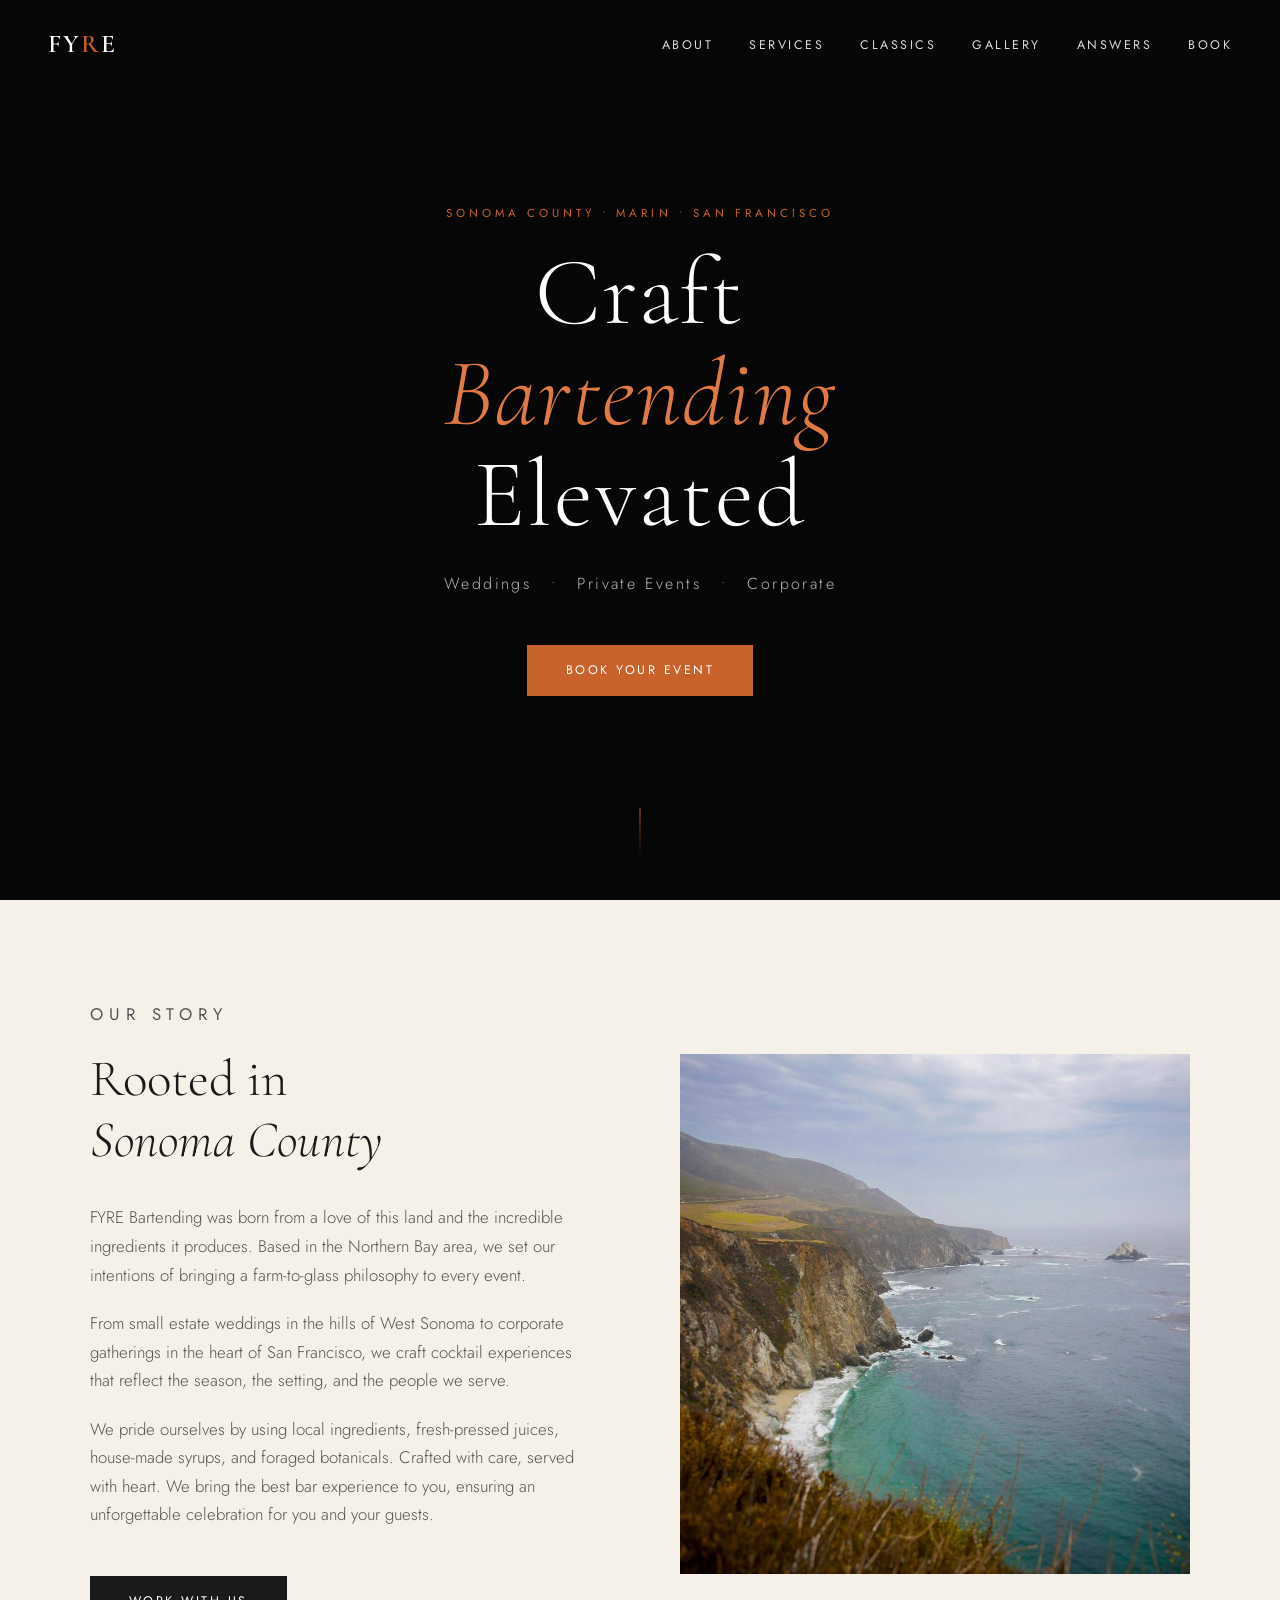
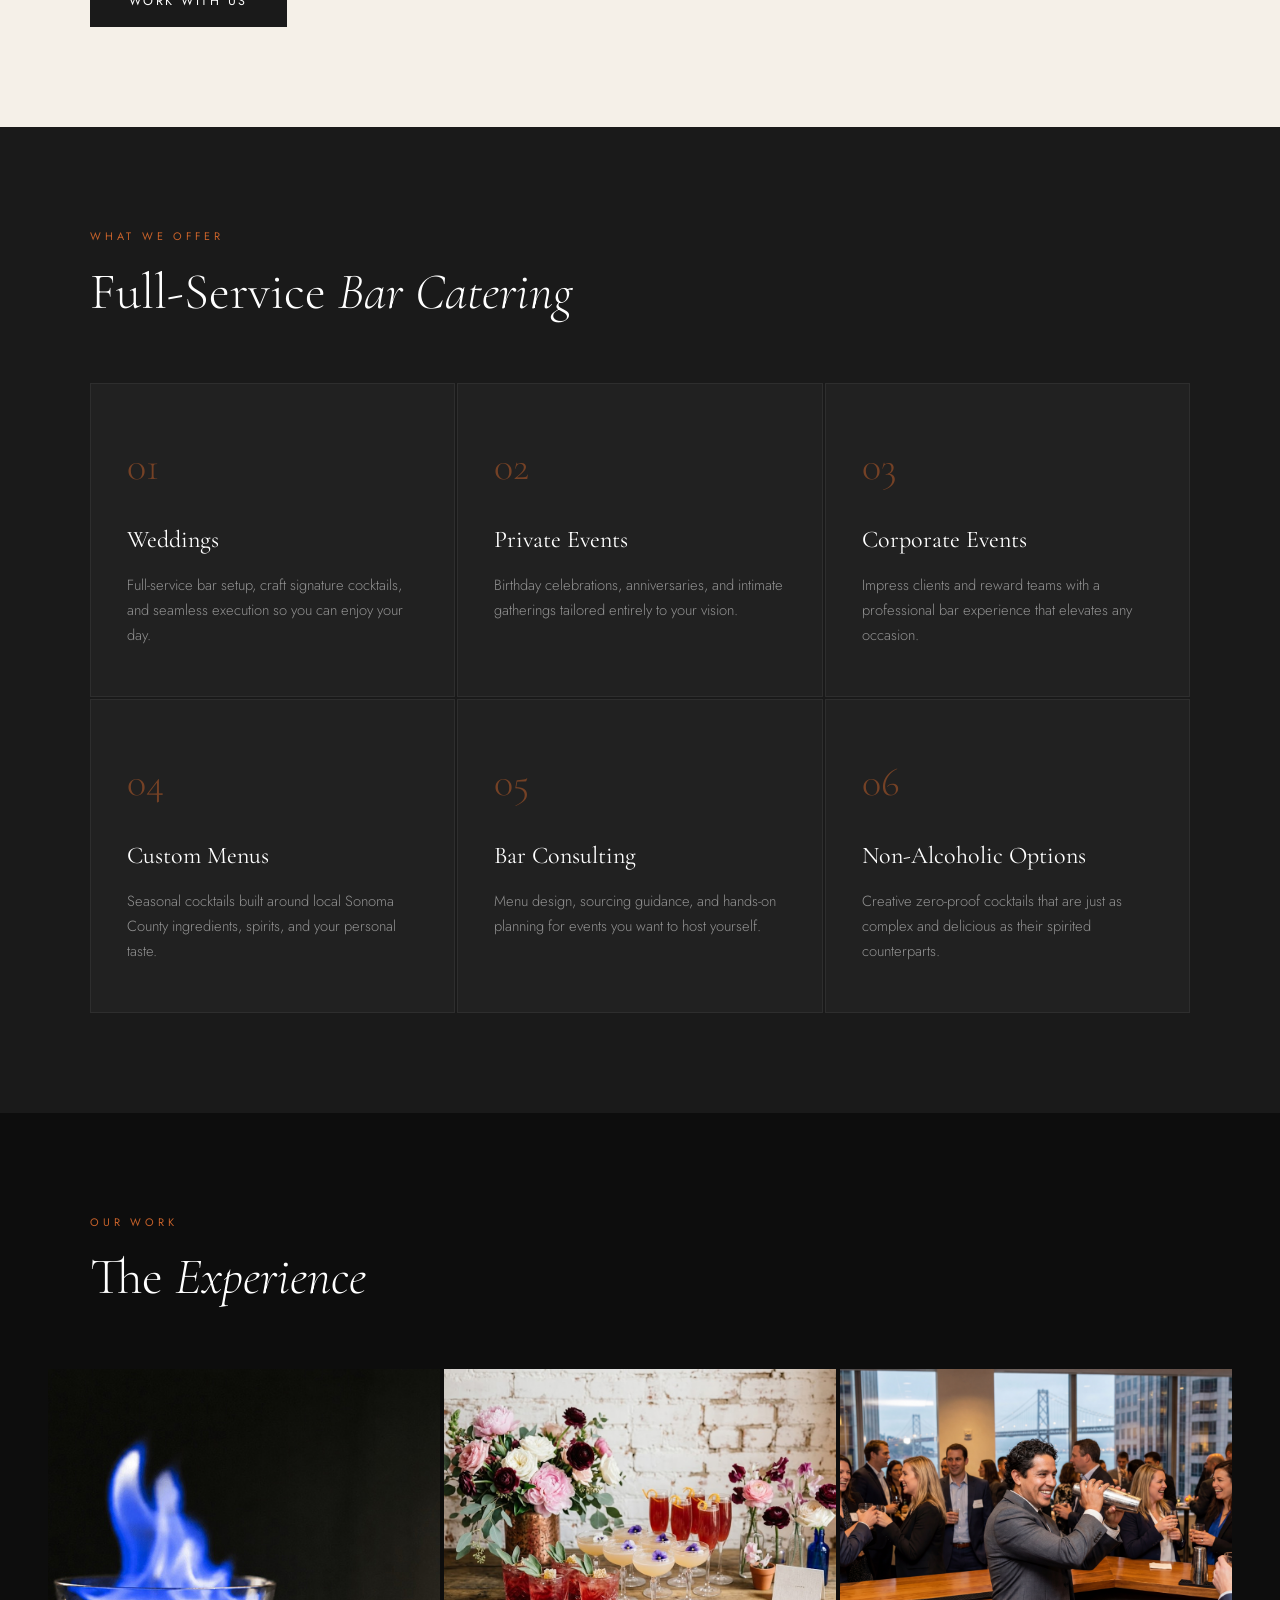
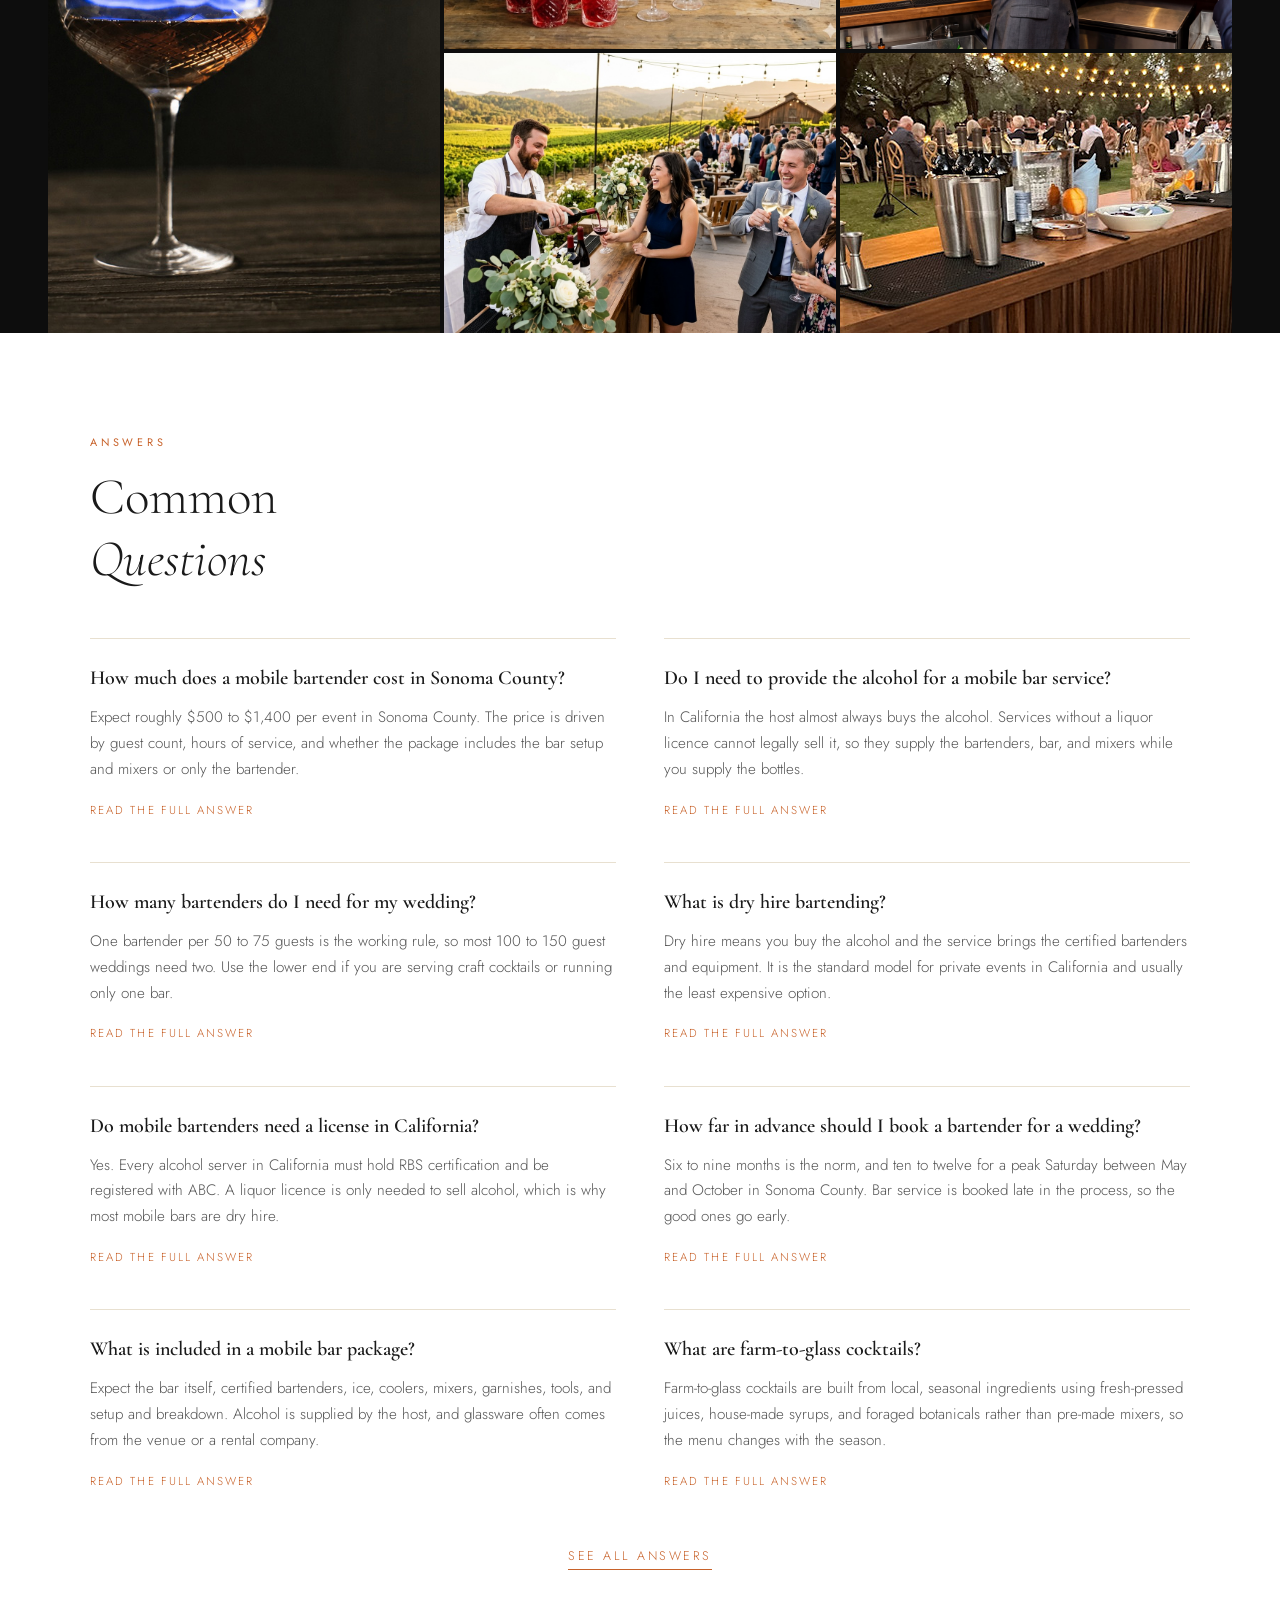
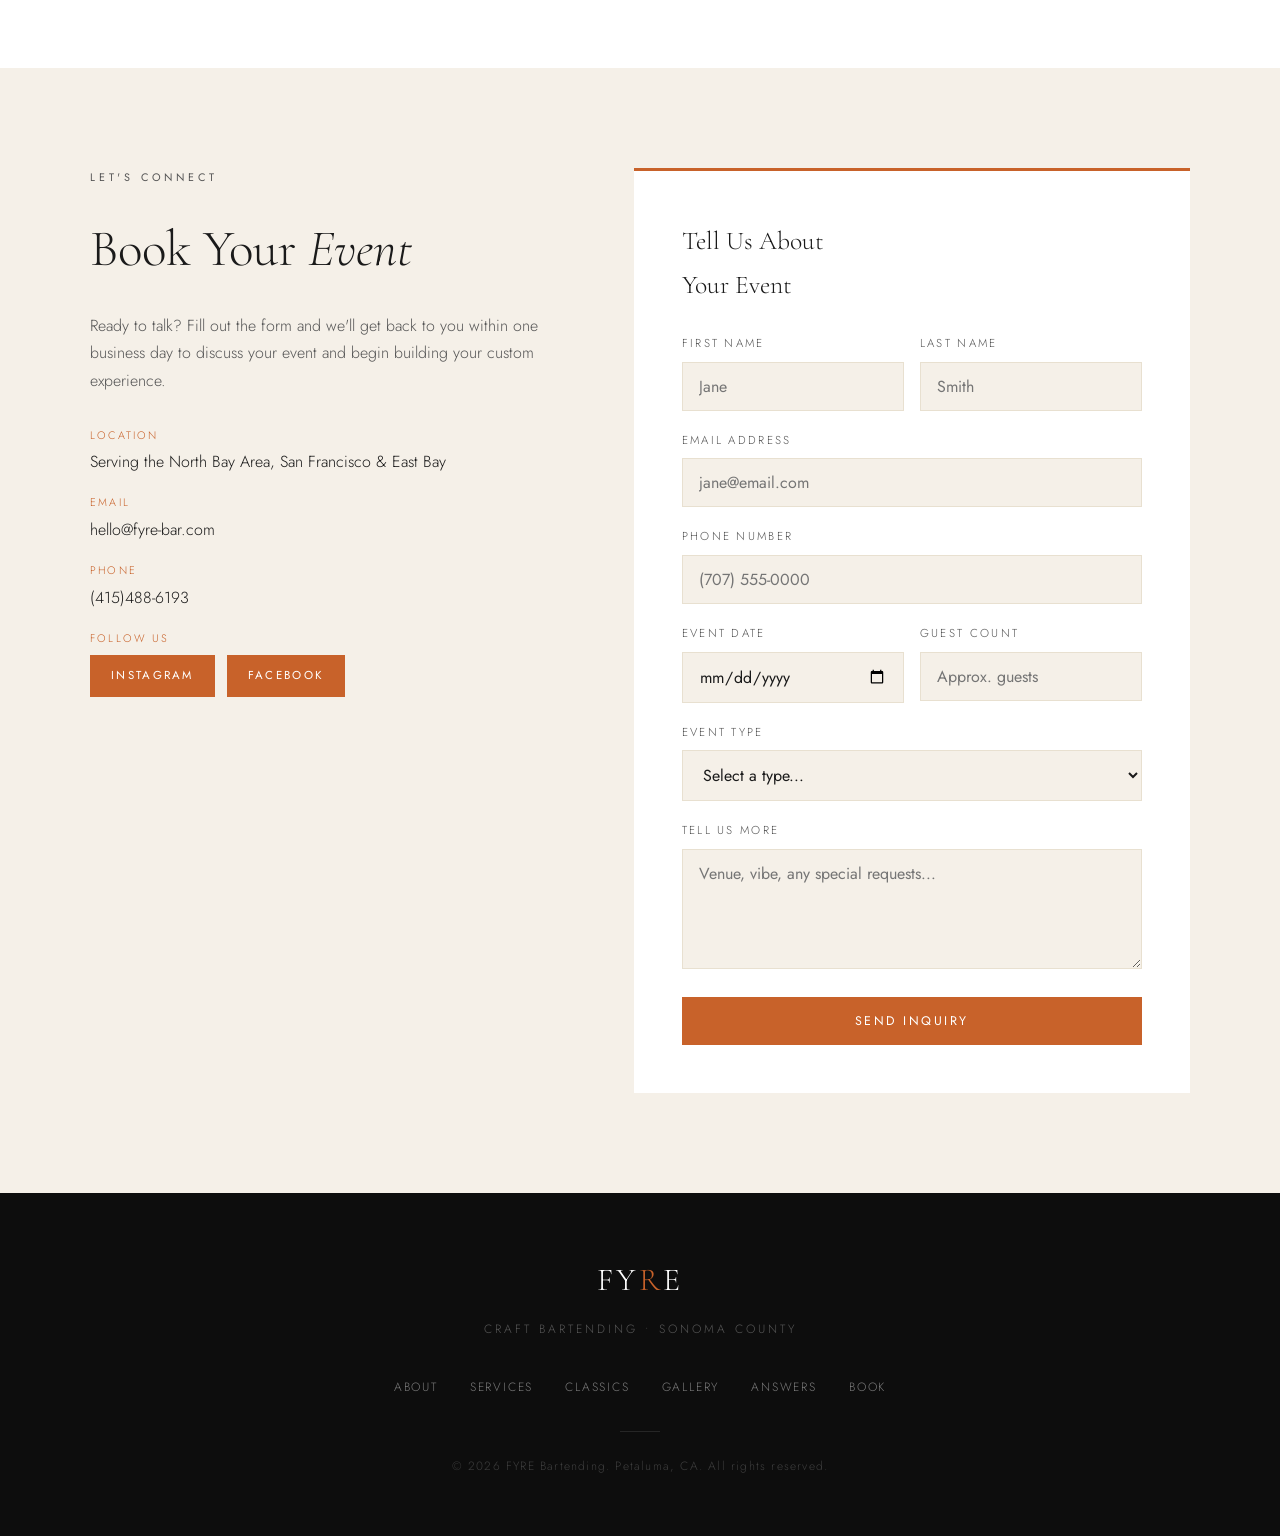
<file: index.html>
<!DOCTYPE html>
<html lang="en">
<head>
<meta charset="UTF-8">
<meta name="viewport" content="width=device-width, initial-scale=1.0">
<title>FYRE Bartending - Sonoma County</title>
<meta name="description" content="Premium mobile bartending for weddings, private parties, and corporate events across Sonoma County, Marin, and the San Francisco Bay Area. Farm-to-glass cocktails from a Petaluma-based, RBS-certified bar team.">
<link rel="canonical" href="https://fyre-bar.com/">
<meta property="og:type" content="website">
<meta property="og:url" content="https://fyre-bar.com/">
<meta property="og:site_name" content="FYRE Bartending">
<meta property="og:title" content="FYRE Bartending — Craft Bartending, Sonoma County">
<meta property="og:description" content="Premium mobile bartending for weddings, private parties, and corporate events across Sonoma County, Marin, and the San Francisco Bay Area. Farm-to-glass cocktails from a Petaluma-based, RBS-certified bar team.">
<meta property="og:image" content="https://fyre-bar.com/images/gallery-1.jpg">
<meta name="twitter:card" content="summary_large_image">
<meta name="twitter:title" content="FYRE Bartending — Craft Bartending, Sonoma County">
<meta name="twitter:description" content="Premium mobile bartending for weddings, private parties, and corporate events across Sonoma County, Marin, and the San Francisco Bay Area. Farm-to-glass cocktails from a Petaluma-based, RBS-certified bar team.">
<meta name="twitter:image" content="https://fyre-bar.com/images/gallery-1.jpg">
<link rel="preconnect" href="https://fonts.googleapis.com">
<link rel="preconnect" href="https://fonts.gstatic.com" crossorigin>
<link href="https://fonts.googleapis.com/css2?family=Cormorant+Garamond:ital,wght@0,300;0,400;0,600;1,300;1,400&family=Jost:wght@300;400;500&display=swap" rel="stylesheet">

<style>

/* =====================
   RESET AND BASE
===================== */
*, *:before, *:after {
  box-sizing: border-box;
  margin: 0;
  padding: 0;
}

:root {
  --black:     #0d0d0d;
  --charcoal:  #1a1a1a;
  --ember:     #c8622a;
  --ember-lt:  #e07a42;
  --cream:     #f5f0e8;
  --cream-dk:  #e8e0d0;
  --white:     #ffffff;
  --text-dark: #1a1a1a;
  --text-mid:  #555555;
  --font-head: 'Cormorant Garamond', Georgia, serif;
  --font-body: 'Jost', Helvetica, Arial, sans-serif;
}

html {
  scroll-behavior: smooth;
}

body {
  font-family: var(--font-body);
  font-weight: 300;
  color: var(--text-dark);
  background-color: var(--cream);
  line-height: 1.7;
}

img {
  display: block;
  max-width: 100%;
}

a {
  color: inherit;
  text-decoration: none;
}

/* =====================
   NAVIGATION
===================== */
nav {
  position: fixed;
  top: 0;
  left: 0;
  width: 100%;
  z-index: 100;
  display: flex;
  align-items: center;
  justify-content: space-between;
  padding: 22px 48px;
  background: transparent;
  transition: background 0.4s ease, padding 0.4s ease;
}

nav.scrolled {
  background: rgba(13,13,13,0.96);
  padding: 14px 48px;
}

.nav-logo {
  font-family: var(--font-head);
  font-size: 1.6rem;
  font-weight: 600;
  color: var(--white);
  letter-spacing: 0.08em;
}

.nav-logo span {
  color: var(--ember);
}

.nav-links {
  list-style: none;
  display: flex;
  gap: 36px;
}

.nav-links a {
  font-family: var(--font-body);
  font-size: 0.78rem;
  font-weight: 400;
  letter-spacing: 0.2em;
  text-transform: uppercase;
  color: rgba(255,255,255,0.85);
  transition: color 0.25s;
}

.nav-links a:hover {
  color: var(--ember-lt);
}

/* =====================
   HERO
===================== */
.hero {
  position: relative;
  height: 100vh;
  min-height: 600px;
  display: flex;
  align-items: center;
  justify-content: center;
  text-align: center;
  overflow: hidden;
  background-color: var(--black);
}

.hero-bg-gradient {
  position: absolute;
  top: 0; left: 0; right: 0; bottom: 0;
  background: radial-gradient(ellipse at 60% 40%, #3a1a08 0%, #0d0d0d 70%);
}

.hero-content {
  position: relative;
  z-index: 2;
  padding: 0 24px;
}

.hero-eyebrow {
  font-family: var(--font-body);
  font-size: 0.72rem;
  font-weight: 400;
  letter-spacing: 0.35em;
  text-transform: uppercase;
  color: var(--ember);
  margin-bottom: 20px;
}

.hero h1 {
  font-family: var(--font-head);
  font-size: 6rem;
  font-weight: 300;
  color: var(--white);
  line-height: 1.05;
  margin-bottom: 24px;
  letter-spacing: 0.02em;
}

.hero h1 em {
  font-style: italic;
  color: var(--ember-lt);
}

.hero-sub {
  font-family: var(--font-body);
  font-size: 1rem;
  font-weight: 300;
  color: rgba(255,255,255,0.7);
  letter-spacing: 0.15em;
  margin-bottom: 48px;
}

.hero-sub span {
  margin: 0 12px;
  color: var(--ember);
}

.btn {
  display: inline-block;
  padding: 14px 38px;
  font-family: var(--font-body);
  font-size: 0.78rem;
  font-weight: 400;
  letter-spacing: 0.2em;
  text-transform: uppercase;
  border: 1px solid var(--ember);
  color: var(--white);
  background: transparent;
  cursor: pointer;
  transition: background 0.3s, color 0.3s;
}

.btn:hover {
  background: var(--ember);
  color: var(--white);
}

.btn-solid {
  background: var(--ember);
  color: var(--white);
  border: 1px solid var(--ember);
}

.btn-solid:hover {
  background: var(--ember-lt);
  border-color: var(--ember-lt);
}

.btn-dark {
  background: var(--charcoal);
  border-color: var(--charcoal);
  color: var(--white);
}

.btn-dark:hover {
  background: var(--black);
  border-color: var(--black);
}

.hero-scroll {
  position: absolute;
  bottom: 36px;
  left: 50%;
  transform: translateX(-50%);
  z-index: 2;
  display: flex;
  flex-direction: column;
  align-items: center;
  gap: 8px;
}

.hero-scroll span {
  font-size: 0.65rem;
  letter-spacing: 0.3em;
  text-transform: uppercase;
  color: rgba(255,255,255,0.4);
}

.scroll-line {
  width: 1px;
  height: 48px;
  background: linear-gradient(to bottom, var(--ember), transparent);
}

/* =====================
   SECTIONS
===================== */
.section {
  padding: 100px 48px;
}

.section-inner {
  max-width: 1100px;
  margin: 0 auto;
}

.section-label {
  font-size: 0.68rem;
  font-weight: 400;
  letter-spacing: 0.35em;
  text-transform: uppercase;
  color: var(--ember);
  margin-bottom: 16px;
}

.section-title {
  font-family: var(--font-head);
  font-size: 3.2rem;
  font-weight: 300;
  line-height: 1.2;
  color: var(--text-dark);
  margin-bottom: 32px;
}

.section-title em {
  font-style: italic;
  font-weight: 300;
}

/* =====================
   ABOUT
===================== */
.about {
  background-color: var(--cream);
}

.about-grid {
  display: grid;
  grid-template-columns: 1fr 1fr;
  gap: 80px;
  align-items: center;
}

.about-text p {
  color: var(--text-mid);
  font-size: 1.05rem;
  margin-bottom: 20px;
}

.about-image {
  position: relative;
}

.about-image img {
  width: 100%;
  height: 520px;
  object-fit: cover;
}

.about-image-placeholder {
  width: 100%;
  height: 520px;
  background: linear-gradient(135deg, #2a1408 0%, #6b3010 100%);
  display: flex;
  align-items: center;
  justify-content: center;
  color: rgba(255,255,255,0.3);
  font-size: 0.8rem;
  letter-spacing: 0.2em;
  text-transform: uppercase;
}

.about-accent {
  position: absolute;
  bottom: -20px;
  left: -20px;
  width: 140px;
  height: 140px;
  border: 2px solid var(--ember);
  z-index: -1;
}

/* =====================
   SERVICES
===================== */
.services {
  background-color: var(--charcoal);
}

.services .section-title {
  color: var(--white);
}

.services .section-label {
  color: var(--ember);
}

.services-grid {
  display: grid;
  grid-template-columns: repeat(3, 1fr);
  gap: 2px;
  margin-top: 60px;
}

.service-card {
  padding: 48px 36px;
  background: rgba(255,255,255,0.03);
  border: 1px solid rgba(255,255,255,0.06);
  transition: background 0.3s;
}

.service-card:hover {
  background: rgba(200,98,42,0.1);
}

.service-num {
  font-family: var(--font-head);
  font-size: 2.5rem;
  font-weight: 300;
  color: var(--ember);
  opacity: 0.5;
  display: block;
  margin-bottom: 20px;
}

.service-card h3 {
  font-family: var(--font-head);
  font-size: 1.5rem;
  font-weight: 400;
  color: var(--white);
  margin-bottom: 12px;
}

.service-card p {
  font-size: 0.92rem;
  color: rgba(255,255,255,0.5);
  line-height: 1.7;
}

/* =====================
   ESTIMATE
===================== */
.estimate {
  background-color: var(--cream);
}

.estimate-wrap {
  display: grid;
  grid-template-columns: 1fr 1fr;
  gap: 80px;
  align-items: start;
}

.estimate-form-area {
  background: var(--white);
  padding: 48px;
  border-top: 3px solid var(--ember);
}

.form-group {
  margin-bottom: 20px;
}

.form-group label {
  display: block;
  font-size: 0.72rem;
  letter-spacing: 0.2em;
  text-transform: uppercase;
  color: var(--text-mid);
  margin-bottom: 8px;
}

.form-group input,
.form-group select,
.form-group textarea {
  width: 100%;
  padding: 12px 16px;
  background: var(--cream);
  border: 1px solid var(--cream-dk);
  font-family: var(--font-body);
  font-size: 1rem;
  color: var(--text-dark);
  outline: none;
  transition: border-color 0.25s;
  box-sizing: border-box;
}

.form-group input:focus,
.form-group select:focus,
.form-group textarea:focus {
  border-color: var(--ember);
}

.estimate-result {
  margin-top: 24px;
  padding: 24px;
  background: var(--cream);
  border-left: 3px solid var(--ember);
  display: none;
}

.estimate-result.visible {
  display: block;
}

.estimate-result p {
  font-size: 0.8rem;
  color: var(--text-mid);
  letter-spacing: 0.1em;
  text-transform: uppercase;
  margin-bottom: 6px;
}

.estimate-price {
  font-family: var(--font-head);
  font-size: 2.4rem;
  font-weight: 300;
  color: var(--ember);
}

.estimate-note {
  font-size: 0.75rem;
  color: var(--text-mid);
  margin-top: 8px;
  text-transform: none;
  letter-spacing: 0;
}

.estimate-info h3 {
  font-family: var(--font-head);
  font-size: 1.8rem;
  font-weight: 300;
  margin-bottom: 20px;
}

.estimate-info p {
  color: var(--text-mid);
  margin-bottom: 16px;
}

.whats-included {
  margin-top: 32px;
}

.whats-included h4 {
  font-size: 0.72rem;
  letter-spacing: 0.2em;
  text-transform: uppercase;
  color: var(--ember);
  margin-bottom: 14px;
}

.whats-included ul {
  list-style: none;
  padding: 0;
}

.whats-included ul li {
  font-size: 0.95rem;
  color: var(--text-mid);
  padding: 8px 0;
  border-bottom: 1px solid var(--cream-dk);
  display: flex;
  align-items: center;
  gap: 10px;
}

.dot {
  display: inline-block;
  width: 6px;
  height: 6px;
  border-radius: 50%;
  background: var(--ember);
  flex-shrink: 0;
}

/* =====================
   GALLERY
===================== */
.gallery {
  background-color: var(--black);
  padding-bottom: 0;
}

.gallery .section-title {
  color: var(--white);
}

.gallery .section-label {
  color: var(--ember);
}

.gallery-grid {
  margin-top: 60px;
  display: grid;
  grid-template-columns: repeat(3, 1fr);
  grid-template-rows: 280px 280px;
  gap: 4px;
}

.gallery-item {
  overflow: hidden;
  position: relative;
  background: #1a1a1a;
}

.gallery-item-tall {
  grid-row: span 2;
}

.gallery-item img {
  width: 100%;
  height: 100%;
  object-fit: cover;
  transition: transform 0.6s ease;
}

.gallery-item:hover img {
  transform: scale(1.05);
}

.gallery-placeholder {
  width: 100%;
  height: 100%;
  min-height: 280px;
  background: linear-gradient(135deg, #1a1a1a, #2a1408);
  display: flex;
  align-items: center;
  justify-content: center;
  color: rgba(255,255,255,0.15);
  font-size: 0.75rem;
  letter-spacing: 0.2em;
  text-transform: uppercase;
}

/* =====================
   CONTACT
===================== */
.contact {
  background-color: var(--cream);
}

.contact-grid {
  display: grid;
  grid-template-columns: 1fr 1.2fr;
  gap: 80px;
  align-items: start;
}

.contact-info h3 {
  font-family: var(--font-head);
  font-size: 1.6rem;
  font-weight: 300;
  margin-bottom: 16px;
}

.contact-info p {
  color: var(--text-mid);
  margin-bottom: 32px;
}

.contact-detail {
  display: flex;
  flex-direction: column;
  gap: 18px;
}

.contact-detail-item {
  display: flex;
  flex-direction: column;
  gap: 4px;
}

.contact-detail-item .detail-label {
  font-size: 0.68rem;
  letter-spacing: 0.2em;
  text-transform: uppercase;
  color: var(--ember);
}

.contact-detail-item .detail-value {
  font-size: 1rem;
  color: var(--text-dark);
}

.contact-form-wrap {
  background: var(--white);
  padding: 48px;
  border-top: 3px solid var(--ember);
}

.contact-form-wrap h3 {
  font-family: var(--font-head);
  font-size: 1.6rem;
  font-weight: 300;
  margin-bottom: 28px;
}

.form-row {
  display: grid;
  grid-template-columns: 1fr 1fr;
  gap: 16px;
}

.contact-form-wrap textarea {
  resize: vertical;
  min-height: 120px;
}

.form-success {
  display: none;
  text-align: center;
  padding: 32px;
  background: var(--cream);
  border: 1px solid var(--cream-dk);
  margin-top: 16px;
}

.form-success.visible {
  display: block;
}

.form-success p {
  font-family: var(--font-head);
  font-size: 1.4rem;
  color: var(--ember);
}

/* =====================
   FOOTER
===================== */
footer {
  background-color: var(--black);
  padding: 60px 48px;
  text-align: center;
}

.footer-logo {
  font-family: var(--font-head);
  font-size: 2rem;
  font-weight: 300;
  color: var(--white);
  letter-spacing: 0.1em;
  margin-bottom: 12px;
}

.footer-logo span {
  color: var(--ember);
}

.footer-tagline {
  font-size: 0.75rem;
  letter-spacing: 0.25em;
  text-transform: uppercase;
  color: rgba(255,255,255,0.3);
  margin-bottom: 32px;
}

.footer-links {
  display: flex;
  justify-content: center;
  gap: 32px;
  list-style: none;
  margin-bottom: 32px;
}

.footer-links a {
  font-size: 0.75rem;
  letter-spacing: 0.15em;
  text-transform: uppercase;
  color: rgba(255,255,255,0.45);
  transition: color 0.25s;
}

.footer-links a:hover {
  color: var(--ember);
}

.footer-divider {
  width: 40px;
  height: 1px;
  background: rgba(255,255,255,0.1);
  margin: 0 auto 24px;
}

.footer-copy {
  font-size: 0.75rem;
  color: rgba(255,255,255,0.2);
  letter-spacing: 0.1em;
}
/* Hide iOS native video controls */
video::-webkit-media-controls,
video::-webkit-media-controls-enclosure,
video::-webkit-media-controls-panel,
video::-webkit-media-play-button {
  display: none !important;
}
/* =====================
   RESPONSIVE
===================== */
@media (max-width: 900px) {
  nav {
    padding: 18px 24px;
  }
  nav.scrolled {
    padding: 12px 24px;
  }
  .nav-links {
    display: none;
  }
  .section {
    padding: 70px 24px;
  }
  .about-grid,
  .estimate-wrap,
  .contact-grid {
    grid-template-columns: 1fr;
    gap: 48px;
  }
  .about-image img,
  .about-image-placeholder {
    height: 320px;
  }
  .services-grid {
    grid-template-columns: 1fr;
  }
  .gallery-grid {
    grid-template-columns: 1fr 1fr;
    grid-template-rows: auto;
  }
  .gallery-item-tall {
    grid-row: span 1;
    grid-column: span 2;
  }
  .form-row {
    grid-template-columns: 1fr;
  }
  .contact-form-wrap {
    padding: 32px 24px;
  }
  footer {
    padding: 48px 24px;
  }
}

@media (max-width: 600px) {
  .hero h1 {
    font-size: 3rem;
  }
  .gallery-grid {
    grid-template-columns: 1fr;
    grid-template-rows: auto;
  }
  .gallery-item-tall {
    grid-column: span 1;
  }
  .gallery-placeholder {
    min-height: 220px;
  }
  .estimate-form-area {
    padding: 28px 20px;
  }
}


    /* ===== FAQ / ANSWERS ===== */
    .faq { background-color: var(--white); }
    .faq-list { display: grid; grid-template-columns: repeat(2, 1fr); gap: 40px 48px; margin-top: 48px; }
    .faq-item { border-top: 1px solid var(--cream-dk); padding-top: 22px; }
    .faq-q { font-family: var(--font-head); font-size: 1.25rem; font-weight: 600; color: var(--text-dark); margin-bottom: 10px; }
    .faq-a { font-size: 0.95rem; color: var(--text-mid); margin-bottom: 12px; }
    .faq-more { font-size: 0.72rem; letter-spacing: 0.18em; text-transform: uppercase; color: var(--ember); text-decoration: none; }
    .faq-more:hover { color: var(--ember-lt); }
    .faq-all { margin-top: 48px; text-align: center; }
    .faq-all a { font-size: 0.78rem; letter-spacing: 0.2em; text-transform: uppercase; color: var(--ember); text-decoration: none; border-bottom: 1px solid var(--ember); padding-bottom: 4px; }
    @media (max-width: 760px) { .faq-list { grid-template-columns: 1fr; gap: 32px; } }

/* Hero subtitle on phones: keep "Weddings . Private Events . Corporate" on a single line */
@media (max-width: 600px) {
  .hero-sub {
    white-space: nowrap;
    font-size: min(0.8rem, 3.2vw);
    letter-spacing: 0.06em;
  }
  .hero-sub span {
    margin: 0 0.5em;
  }
}

/* =====================
   HERO VIDEO ON PHONES
   The video is a wide 16:9 clip, so on a tall phone screen "cover" crops it to a thin slice
   and only part of the FYRE lettering shows. In portrait on small screens, show the whole
   width of the clip near the top and move the headline below it. Desktop is not affected.
===================== */
@media (max-width: 900px) and (orientation: portrait) {
  .hero {
    align-items: flex-end;
  }
  .hero-content {
    padding-bottom: 120px;
  }
  .hero video {
    top: 70px !important;
    left: 50% !important;
    width: 150% !important;
    height: auto !important;
    transform: translateX(-50%);
    object-fit: contain !important;
    -webkit-mask-image: linear-gradient(to bottom, transparent 0, #000 14%, #000 86%, transparent 100%);
    mask-image: linear-gradient(to bottom, transparent 0, #000 14%, #000 86%, transparent 100%);
  }
}
@media (max-width: 900px) and (orientation: portrait) and (max-height: 720px) {
  .hero video {
    top: 56px !important;
    width: 120% !important;
  }
}

</style>

<!-- Structured data: LocalBusiness -->
  <script type="application/ld+json">
  {
    "@context": "https://schema.org",
    "@type": "LocalBusiness",
    "@id": "https://fyre-bar.com/#business",
    "name": "FYRE Bartending",
    "alternateName": "FYRE Bartenders",
    "description": "FYRE Bartending is a premium mobile bartending service based in Petaluma, California, offering farm-to-glass craft cocktails using local, seasonal ingredients for weddings, corporate events, and private parties across Sonoma County, Marin County, and San Francisco.",
    "url": "https://fyre-bar.com/",
    "telephone": "+1-415-488-6193",
    "email": "hello@fyre-bar.com",
    "priceRange": "$-$$",
    "address": {
      "@type": "PostalAddress",
      "addressLocality": "Petaluma",
      "addressRegion": "CA",
      "addressCountry": "US"
    },
    "areaServed": [
      { "@type": "AdministrativeArea", "name": "Sonoma County" },
      { "@type": "AdministrativeArea", "name": "Marin County" },
      { "@type": "AdministrativeArea", "name": "San Francisco" }
    ],
    "serviceType": [
      "Mobile bartending",
      "Wedding bartending",
      "Corporate event bartending",
      "Private party bartending",
      "Craft cocktail catering"
    ],
    "hasOfferCatalog": {
      "@type": "OfferCatalog",
      "name": "Bartending Packages",
      "itemListElement": [
        {
          "@type": "Offer",
          "price": "500",
          "priceCurrency": "USD",
          "itemOffered": {
            "@type": "Service",
            "name": "Spark Package",
            "description": "Up to 50 guests, 4 hours, dry hire, one RBS-certified bartender, basic bar tools."
          }
        },
        {
          "@type": "Offer",
          "price": "895",
          "priceCurrency": "USD",
          "itemOffered": {
            "@type": "Service",
            "name": "Blaze Package",
            "description": "Up to 75 guests, 4 hours, pop-up bar, coolers, ice, mixers, two signature cocktails."
          }
        },
        {
          "@type": "Offer",
          "price": "1400",
          "priceCurrency": "USD",
          "itemOffered": {
            "@type": "Service",
            "name": "Inferno Package",
            "description": "Up to 150 guests, 5 hours, two bartenders, full setup, decor, three signature cocktails, champagne service."
          }
        }
      ]
    }
  }
  </script>

<script type="application/ld+json">
{
  "@context": "https://schema.org",
  "@type": "FAQPage",
  "@id": "https://fyre-bar.com/#faq",
  "mainEntity": [
    {
      "@type": "Question",
      "name": "How much does a mobile bartender cost in Sonoma County?",
      "url": "https://fyre-bar.com/answers/mobile-bartender-cost-sonoma-county.html",
      "acceptedAnswer": {
        "@type": "Answer",
        "text": "Expect roughly $500 to $1,400 per event in Sonoma County. The price is driven by guest count, hours of service, and whether the package includes the bar setup and mixers or only the bartender."
      }
    },
    {
      "@type": "Question",
      "name": "Do I need to provide the alcohol for a mobile bar service?",
      "url": "https://fyre-bar.com/answers/do-i-provide-alcohol-mobile-bar.html",
      "acceptedAnswer": {
        "@type": "Answer",
        "text": "In California the host almost always buys the alcohol. Services without a liquor licence cannot legally sell it, so they supply the bartenders, bar, and mixers while you supply the bottles."
      }
    },
    {
      "@type": "Question",
      "name": "How many bartenders do I need for my wedding?",
      "url": "https://fyre-bar.com/answers/how-many-bartenders-for-my-wedding.html",
      "acceptedAnswer": {
        "@type": "Answer",
        "text": "One bartender per 50 to 75 guests is the working rule, so most 100 to 150 guest weddings need two. Use the lower end if you are serving craft cocktails or running only one bar."
      }
    },
    {
      "@type": "Question",
      "name": "What is dry hire bartending?",
      "url": "https://fyre-bar.com/answers/what-is-dry-hire-bartending.html",
      "acceptedAnswer": {
        "@type": "Answer",
        "text": "Dry hire means you buy the alcohol and the service brings the certified bartenders and equipment. It is the standard model for private events in California and usually the least expensive option."
      }
    },
    {
      "@type": "Question",
      "name": "Do mobile bartenders need a license in California?",
      "url": "https://fyre-bar.com/answers/do-mobile-bartenders-need-a-license-in-california.html",
      "acceptedAnswer": {
        "@type": "Answer",
        "text": "Yes. Every alcohol server in California must hold RBS certification and be registered with ABC. A liquor licence is only needed to sell alcohol, which is why most mobile bars are dry hire."
      }
    },
    {
      "@type": "Question",
      "name": "How far in advance should I book a bartender for a wedding?",
      "url": "https://fyre-bar.com/answers/how-far-in-advance-to-book-a-wedding-bartender.html",
      "acceptedAnswer": {
        "@type": "Answer",
        "text": "Six to nine months is the norm, and ten to twelve for a peak Saturday between May and October in Sonoma County. Bar service is booked late in the process, so the good ones go early."
      }
    },
    {
      "@type": "Question",
      "name": "What is included in a mobile bar package?",
      "url": "https://fyre-bar.com/answers/what-is-included-in-a-mobile-bar-package.html",
      "acceptedAnswer": {
        "@type": "Answer",
        "text": "Expect the bar itself, certified bartenders, ice, coolers, mixers, garnishes, tools, and setup and breakdown. Alcohol is supplied by the host, and glassware often comes from the venue or a rental company."
      }
    },
    {
      "@type": "Question",
      "name": "What are farm-to-glass cocktails?",
      "url": "https://fyre-bar.com/answers/what-are-farm-to-glass-cocktails.html",
      "acceptedAnswer": {
        "@type": "Answer",
        "text": "Farm-to-glass cocktails are built from local, seasonal ingredients using fresh-pressed juices, house-made syrups, and foraged botanicals rather than pre-made mixers, so the menu changes with the season."
      }
    }
  ]
}
</script>

<link rel="stylesheet" href="/assets/mobile-nav.css">
</head>

<body>

<!-- NAVIGATION -->
<nav id="mainNav">
  <div class="nav-logo">FY<span>R</span>E</div>
  <ul class="nav-links">
    <li><a href="#about">About</a></li>
    <li><a href="#services">Services</a></li>
    <li><a href="/classics">Classics</a></li>
    <li><a href="#gallery">Gallery</a></li>
    <li><a href="/answers/">Answers</a></li>
    <li><a href="/book">Book</a></li>
  </ul>
</nav>

<!-- HERO -->
<section class="hero" id="home">
  <video autoplay muted loop playsinline disablepictureinpicture disableremoteplayback style="position:absolute;top:0;left:0;width:100%;height:100%;object-fit:cover;z-index:0;">
    <source src="assets/videos/fyre-hero.mp4" type="video/mp4">
  </video>
  <div style="position:absolute;top:0;left:0;right:0;bottom:0;background:rgba(0,0,0,0.55);z-index:1;"></div>
  <div class="hero-content" style="position:relative;z-index:2;">
    <p class="hero-eyebrow">Sonoma County &bull; Marin &bull; San&nbsp;Francisco</p>
    <h1>Craft<br><em>Bartending</em><br>Elevated</h1>
    <p class="hero-sub">
      Weddings
      <span>&bull;</span>
      Private Events
      <span>&bull;</span>
      Corporate
    </p>
    <a href="/book" class="btn btn-solid">Book Your Event</a>
  </div>
  <div class="hero-scroll" style="z-index:2;">
    <div class="scroll-line"></div>
    <span></span>
  </div>
</section>

<!-- ABOUT -->
<section class="section about" id="about">
  <div class="section-inner">
    <div class="about-grid">
      <div class="about-text">
        <p class="section-label">Our Story</p>
        <h2 class="section-title">Rooted in<br><em>Sonoma County</em></h2>
        <p>FYRE Bartending was born from a love of this land and the incredible ingredients it produces. Based in the Northern Bay area, we set our intentions of bringing a farm-to-glass philosophy to every event.</p>
        <p>From small estate weddings in the hills of West Sonoma to corporate gatherings in the heart of San Francisco, we craft cocktail experiences that reflect the season, the setting, and the people we serve.</p>
        <p>We pride ourselves by using local ingredients, fresh-pressed juices, house-made syrups, and foraged botanicals. Crafted with care, served with heart. We bring the best bar experience to you, ensuring an unforgettable celebration for you and your guests.</p>
        <br>
        <a href="#contact" class="btn btn-dark">Work with Us</a>
      </div>
      <div class="about-image">
        <div class="about-image-placeholder" style="background:none;padding:0;">
          <img src="images/about.jpg" alt="FYRE Bartending">
        </div>
        <div class="about-accent"></div>
      </div>
    </div>
  </div>
</section>

<!-- SERVICES -->
<section class="section services" id="services">
  <div class="section-inner">
    <p class="section-label">What We Offer</p>
    <h2 class="section-title">Full-Service <em>Bar Catering</em></h2>
    <div class="services-grid">
      <div class="service-card">
        <span class="service-num">01</span>
        <h3>Weddings</h3>
        <p>Full-service bar setup, craft signature cocktails, and seamless execution so you can enjoy your day.</p>
      </div>
      <div class="service-card">
        <span class="service-num">02</span>
        <h3>Private Events</h3>
        <p>Birthday celebrations, anniversaries, and intimate gatherings tailored entirely to your vision.</p>
      </div>
      <div class="service-card">
        <span class="service-num">03</span>
        <h3>Corporate Events</h3>
        <p>Impress clients and reward teams with a professional bar experience that elevates any occasion.</p>
      </div>
      <div class="service-card">
        <span class="service-num">04</span>
        <h3>Custom Menus</h3>
        <p>Seasonal cocktails built around local Sonoma County ingredients, spirits, and your personal taste.</p>
      </div>
      <div class="service-card">
        <span class="service-num">05</span>
        <h3>Bar Consulting</h3>
        <p>Menu design, sourcing guidance, and hands-on planning for events you want to host yourself.</p>
      </div>
      <div class="service-card">
        <span class="service-num">06</span>
        <h3>Non-Alcoholic Options</h3>
        <p>Creative zero-proof cocktails that are just as complex and delicious as their spirited counterparts.</p>
      </div>
    </div>
  </div>
</section>

<!-- GALLERY -->
<section class="section gallery" id="gallery">
  <div class="section-inner">
    <p class="section-label">Our Work</p>
    <h2 class="section-title">The <em>Experience</em></h2>
  </div>
  <div class="gallery-grid">
    <div class="gallery-item gallery-item-tall">
      <img src="images/gallery-1.jpg" alt="Gallery photo 1">
    </div>
    <div class="gallery-item">
      <img src="images/gallery-2.jpg" alt="Gallery photo 2">
    </div>
    <div class="gallery-item">
      <img src="images/gallery-3.jpg" alt="Gallery photo 3">
    </div>
    <div class="gallery-item">
      <img src="images/gallery-4.jpg" alt="Gallery photo 4">
    </div>
    <div class="gallery-item">
      <img src="images/gallery-5.jpg" alt="Gallery photo 5">
    </div>
  </div>
</section>

<section class="section faq" id="faq">
  <div class="section-inner">
    <p class="section-label">Answers</p>
    <h2 class="section-title">Common<br><em>Questions</em></h2>
    <div class="faq-list">
      <div class="faq-item">
        <h3 class="faq-q">How much does a mobile bartender cost in Sonoma County?</h3>
        <p class="faq-a">Expect roughly $500 to $1,400 per event in Sonoma County. The price is driven by guest count, hours of service, and whether the package includes the bar setup and mixers or only the bartender.</p>
        <a class="faq-more" href="/answers/mobile-bartender-cost-sonoma-county.html">Read the full answer</a>
      </div>
      <div class="faq-item">
        <h3 class="faq-q">Do I need to provide the alcohol for a mobile bar service?</h3>
        <p class="faq-a">In California the host almost always buys the alcohol. Services without a liquor licence cannot legally sell it, so they supply the bartenders, bar, and mixers while you supply the bottles.</p>
        <a class="faq-more" href="/answers/do-i-provide-alcohol-mobile-bar.html">Read the full answer</a>
      </div>
      <div class="faq-item">
        <h3 class="faq-q">How many bartenders do I need for my wedding?</h3>
        <p class="faq-a">One bartender per 50 to 75 guests is the working rule, so most 100 to 150 guest weddings need two. Use the lower end if you are serving craft cocktails or running only one bar.</p>
        <a class="faq-more" href="/answers/how-many-bartenders-for-my-wedding.html">Read the full answer</a>
      </div>
      <div class="faq-item">
        <h3 class="faq-q">What is dry hire bartending?</h3>
        <p class="faq-a">Dry hire means you buy the alcohol and the service brings the certified bartenders and equipment. It is the standard model for private events in California and usually the least expensive option.</p>
        <a class="faq-more" href="/answers/what-is-dry-hire-bartending.html">Read the full answer</a>
      </div>
      <div class="faq-item">
        <h3 class="faq-q">Do mobile bartenders need a license in California?</h3>
        <p class="faq-a">Yes. Every alcohol server in California must hold RBS certification and be registered with ABC. A liquor licence is only needed to sell alcohol, which is why most mobile bars are dry hire.</p>
        <a class="faq-more" href="/answers/do-mobile-bartenders-need-a-license-in-california.html">Read the full answer</a>
      </div>
      <div class="faq-item">
        <h3 class="faq-q">How far in advance should I book a bartender for a wedding?</h3>
        <p class="faq-a">Six to nine months is the norm, and ten to twelve for a peak Saturday between May and October in Sonoma County. Bar service is booked late in the process, so the good ones go early.</p>
        <a class="faq-more" href="/answers/how-far-in-advance-to-book-a-wedding-bartender.html">Read the full answer</a>
      </div>
      <div class="faq-item">
        <h3 class="faq-q">What is included in a mobile bar package?</h3>
        <p class="faq-a">Expect the bar itself, certified bartenders, ice, coolers, mixers, garnishes, tools, and setup and breakdown. Alcohol is supplied by the host, and glassware often comes from the venue or a rental company.</p>
        <a class="faq-more" href="/answers/what-is-included-in-a-mobile-bar-package.html">Read the full answer</a>
      </div>
      <div class="faq-item">
        <h3 class="faq-q">What are farm-to-glass cocktails?</h3>
        <p class="faq-a">Farm-to-glass cocktails are built from local, seasonal ingredients using fresh-pressed juices, house-made syrups, and foraged botanicals rather than pre-made mixers, so the menu changes with the season.</p>
        <a class="faq-more" href="/answers/what-are-farm-to-glass-cocktails.html">Read the full answer</a>
      </div>
    </div>
    <p class="faq-all"><a href="/answers/">See all answers</a></p>
  </div>
</section>

<!-- CONTACT / BOOKING -->
<section class="section contact" id="contact">
  <div class="section-inner">
    <div class="contact-grid">

      <div class="contact-info">
        <p class="section-label">Let's Connect</p>
        <h2 class="section-title">Book Your <em>Event</em></h2>
        <p>Ready to talk? Fill out the form and we'll get back to you within one business day to discuss your event and begin building your custom experience.</p>
        <div class="contact-detail">
          <div class="contact-detail-item">
            <span class="detail-label">Location</span>
            <span class="detail-value">Serving the North Bay Area, San Francisco &amp; East Bay</span>
          </div>
          <div class="contact-detail-item">
            <span class="detail-label">Email</span>
            <span class="detail-value"><a href="mailto:hello@fyre-bar.com">hello@fyre-bar.com</a></span>
          </div>
          <div class="contact-detail-item">
            <span class="detail-label">Phone</span>
            <span class="detail-value">(415)488-6193</span>
          </div>
          <div class="contact-detail-item">
            <span class="detail-label">Follow Us</span>
            <div style="display:flex; gap:12px; margin-top:4px;">
              <a href="https://www.instagram.com/fyrebartending" target="_blank" class="btn btn-solid" style="padding:10px 20px; font-size:0.72rem;">
                Instagram
              </a>
              <a href="https://www.facebook.com/profile.php?id=61590439706775" target="_blank" class="btn btn-solid" style="padding:10px 20px; font-size:0.72rem;">
                Facebook
              </a>
            </div>
          </div>
        </div>
      </div>

      <div class="contact-form-wrap">
        <h3>Tell Us About<br>Your Event</h3>
        <form id="bookingForm" onsubmit="submitForm(event)">
          <div class="form-row">
            <div class="form-group">
              <label for="fname">First Name</label>
              <input type="text" id="fname" name="fname" placeholder="Jane" required>
            </div>
            <div class="form-group">
              <label for="lname">Last Name</label>
              <input type="text" id="lname" name="lname" placeholder="Smith" required>
            </div>
          </div>
          <div class="form-group">
            <label for="email">Email Address</label>
            <input type="email" id="email" name="email" placeholder="jane@email.com" required>
          </div>
          <div class="form-group">
            <label for="phone">Phone Number</label>
            <input type="tel" id="phone" name="phone" placeholder="(707) 555-0000">
          </div>
          <div class="form-row">
            <div class="form-group">
              <label for="eventDate">Event Date</label>
              <input type="date" id="eventDate" name="eventDate">
            </div>
            <div class="form-group">
              <label for="guestCount">Guest Count</label>
              <input type="number" id="guestCount" name="guestCount" placeholder="Approx. guests">
            </div>
          </div>
          <div class="form-group">
            <label for="eventTypeBook">Event Type</label>
            <select id="eventTypeBook" name="eventTypeBook">
              <option value="">Select a type...</option>
              <option value="wedding">Wedding</option>
              <option value="private">Private Party</option>
              <option value="corporate">Corporate Event</option>
              <option value="other">Other</option>
            </select>
          </div>
          <div class="form-group">
            <label for="message">Tell Us More</label>
            <textarea id="message" name="message" rows="4" placeholder="Venue, vibe, any special requests..."></textarea>
          </div>
          <button type="submit" class="btn btn-solid" style="width:100%;text-align:center;">
            Send Inquiry
          </button>
        </form>
        <div class="form-success" id="formSuccess">
          <p>Thank you! We'll be in touch soon.</p>
        </div>
      </div>

    </div>
  </div>
</section>

<!-- FOOTER -->
<footer>
  <div class="footer-logo">FY<span>R</span>E</div>
  <p class="footer-tagline">Craft Bartending &bull; Sonoma County</p>
  <ul class="footer-links">
    <li><a href="#about">About</a></li>
    <li><a href="#services">Services</a></li>
    <li><a href="/classics">Classics</a></li>
    <li><a href="#gallery">Gallery</a></li>
    <li><a href="/answers/">Answers</a></li>
    <li><a href="/book">Book</a></li>
  </ul>
  <div class="footer-divider"></div>
  <p class="footer-copy">&copy; 2026 FYRE Bartending. Petaluma, CA. All rights reserved.</p>
</footer>

<!-- JAVASCRIPT -->
<script type="text/javascript">

  /* Sticky nav */
  var nav = document.getElementById('mainNav');
  /* Force remove iOS video controls */
var vid = document.querySelector('video');
if (vid) {
  vid.removeAttribute('controls');
  vid.setAttribute('playsinline', '');
  vid.setAttribute('disablepictureinpicture', '');
  vid.load();
}
  window.onscroll = function() {
    if (window.pageYOffset > 60) {
      nav.className = 'scrolled';
    } else {
      nav.className = '';
    }
  };

  /* Booking form */
  function submitForm(e) {
    e.preventDefault();
    var form = document.getElementById('bookingForm');
    var btn = form.querySelector('button[type="submit"]');
    btn.textContent = 'Sending...';
    btn.disabled = true;

    fetch('https://formspree.io/f/xykvwvgo', {
      method: 'POST',
      body: new FormData(form),
      headers: { 'Accept': 'application/json' }
    })
    .then(function(response) {
      if (response.ok) {
        form.style.display = 'none';
        document.getElementById('formSuccess').className = 'form-success visible';
      } else {
        btn.textContent = 'Send Inquiry';
        btn.disabled = false;
        alert('Something went wrong. Please try again or email us directly.');
      }
    })
    .catch(function() {
      btn.textContent = 'Send Inquiry';
      btn.disabled = false;
      alert('Network error. Please try again.');
    });
  }

</script>

<script src="/assets/mobile-nav.js" defer></script>
</body>
</html>
</file>
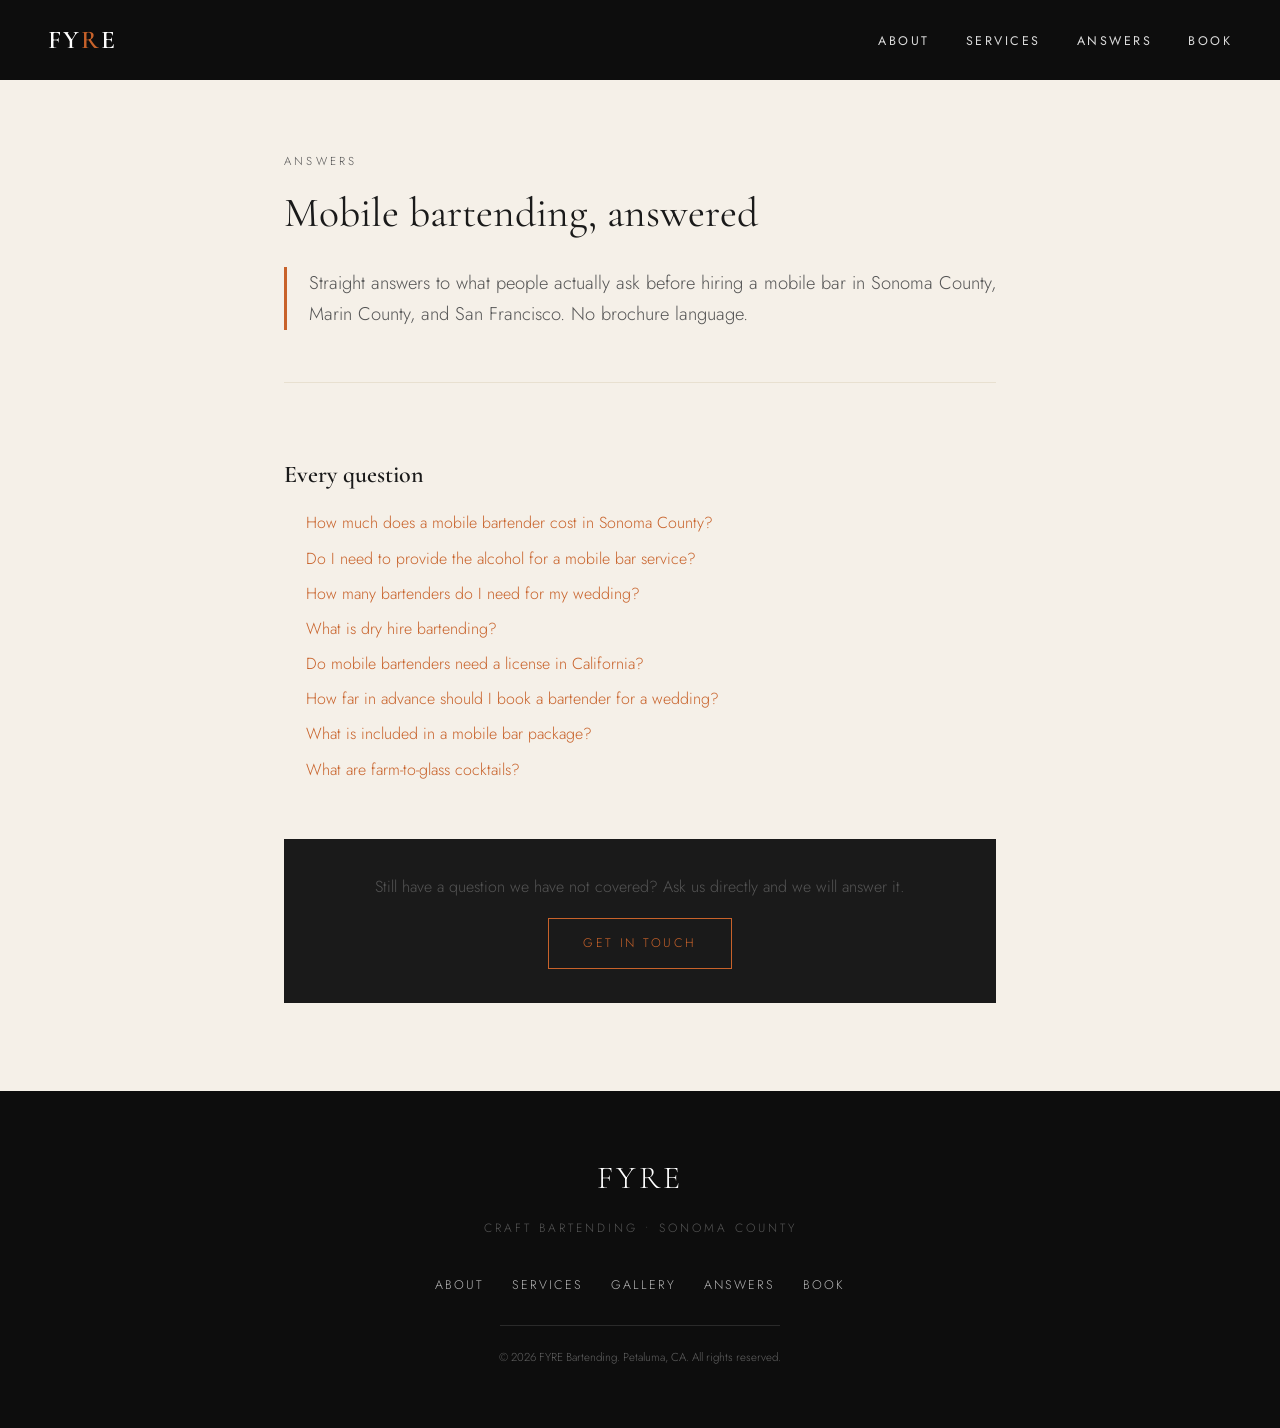
<file: answers/index.html>
<!DOCTYPE html>
<html lang="en">
<head>
  <meta charset="UTF-8">
  <meta name="viewport" content="width=device-width, initial-scale=1.0">
  <title>Answers: Mobile Bartending Questions | FYRE Bartending</title>
  <meta name="description" content="Straight answers to the questions people ask about hiring a mobile bartender in Sonoma County, Marin County, and San Francisco: cost, licensing, staffing, and what is included.">
  <link rel="canonical" href="https://fyre-bar.com/answers/">
  <link rel="preconnect" href="https://fonts.googleapis.com">
  <link rel="preconnect" href="https://fonts.gstatic.com" crossorigin>
  <link href="https://fonts.googleapis.com/css2?family=Cormorant+Garamond:ital,wght@0,300;0,400;0,600;1,300;1,400&family=Jost:wght@300;400;500&display=swap" rel="stylesheet">
  <link rel="stylesheet" href="/assets/answers.css">
<link rel="stylesheet" href="/assets/mobile-nav.css">
</head>
<body>
<nav id="mainNav">
  <div class="nav-logo"><a href="/">FY<span>R</span>E</a></div>
  <ul class="nav-links">
    <li><a href="/#about">About</a></li>
    <li><a href="/#services">Services</a></li>
    <li><a href="/answers/">Answers</a></li>
    <li><a href="/book">Book</a></li>
  </ul>
</nav>
  <main class="answer">
    <article>
      <p class="eyebrow">Answers</p>
      <h1>Mobile bartending, answered</h1>
      <p class="lead">Straight answers to what people actually ask before hiring a mobile bar in Sonoma County, Marin County, and San Francisco. No brochure language.</p>
      <div class="more">
        <h2>Every question</h2>
        <ul>
          <li><a href="/answers/mobile-bartender-cost-sonoma-county.html">How much does a mobile bartender cost in Sonoma County?</a></li>
          <li><a href="/answers/do-i-provide-alcohol-mobile-bar.html">Do I need to provide the alcohol for a mobile bar service?</a></li>
          <li><a href="/answers/how-many-bartenders-for-my-wedding.html">How many bartenders do I need for my wedding?</a></li>
          <li><a href="/answers/what-is-dry-hire-bartending.html">What is dry hire bartending?</a></li>
          <li><a href="/answers/do-mobile-bartenders-need-a-license-in-california.html">Do mobile bartenders need a license in California?</a></li>
          <li><a href="/answers/how-far-in-advance-to-book-a-wedding-bartender.html">How far in advance should I book a bartender for a wedding?</a></li>
          <li><a href="/answers/what-is-included-in-a-mobile-bar-package.html">What is included in a mobile bar package?</a></li>
          <li><a href="/answers/what-are-farm-to-glass-cocktails.html">What are farm-to-glass cocktails?</a></li>
        </ul>
      </div>
      <div class="cta">
        <p>Still have a question we have not covered? Ask us directly and we will answer it.</p>
        <a class="btn" href="/book">Get in touch</a>
      </div>
    </article>
  </main>
<footer>
  <div class="footer-logo">FY<span>R</span>E</div>
  <p class="footer-tagline">Craft Bartending &bull; Sonoma County</p>
  <ul class="footer-links">
    <li><a href="/#about">About</a></li>
    <li><a href="/#services">Services</a></li>
    <li><a href="/#gallery">Gallery</a></li>
    <li><a href="/answers/">Answers</a></li>
    <li><a href="/book">Book</a></li>
  </ul>
  <div class="footer-divider"></div>
  <p class="footer-copy">&copy; 2026 FYRE Bartending. Petaluma, CA. All rights reserved.</p>
</footer>
<script src="/assets/mobile-nav.js" defer></script>
</body>
</html>
</file>
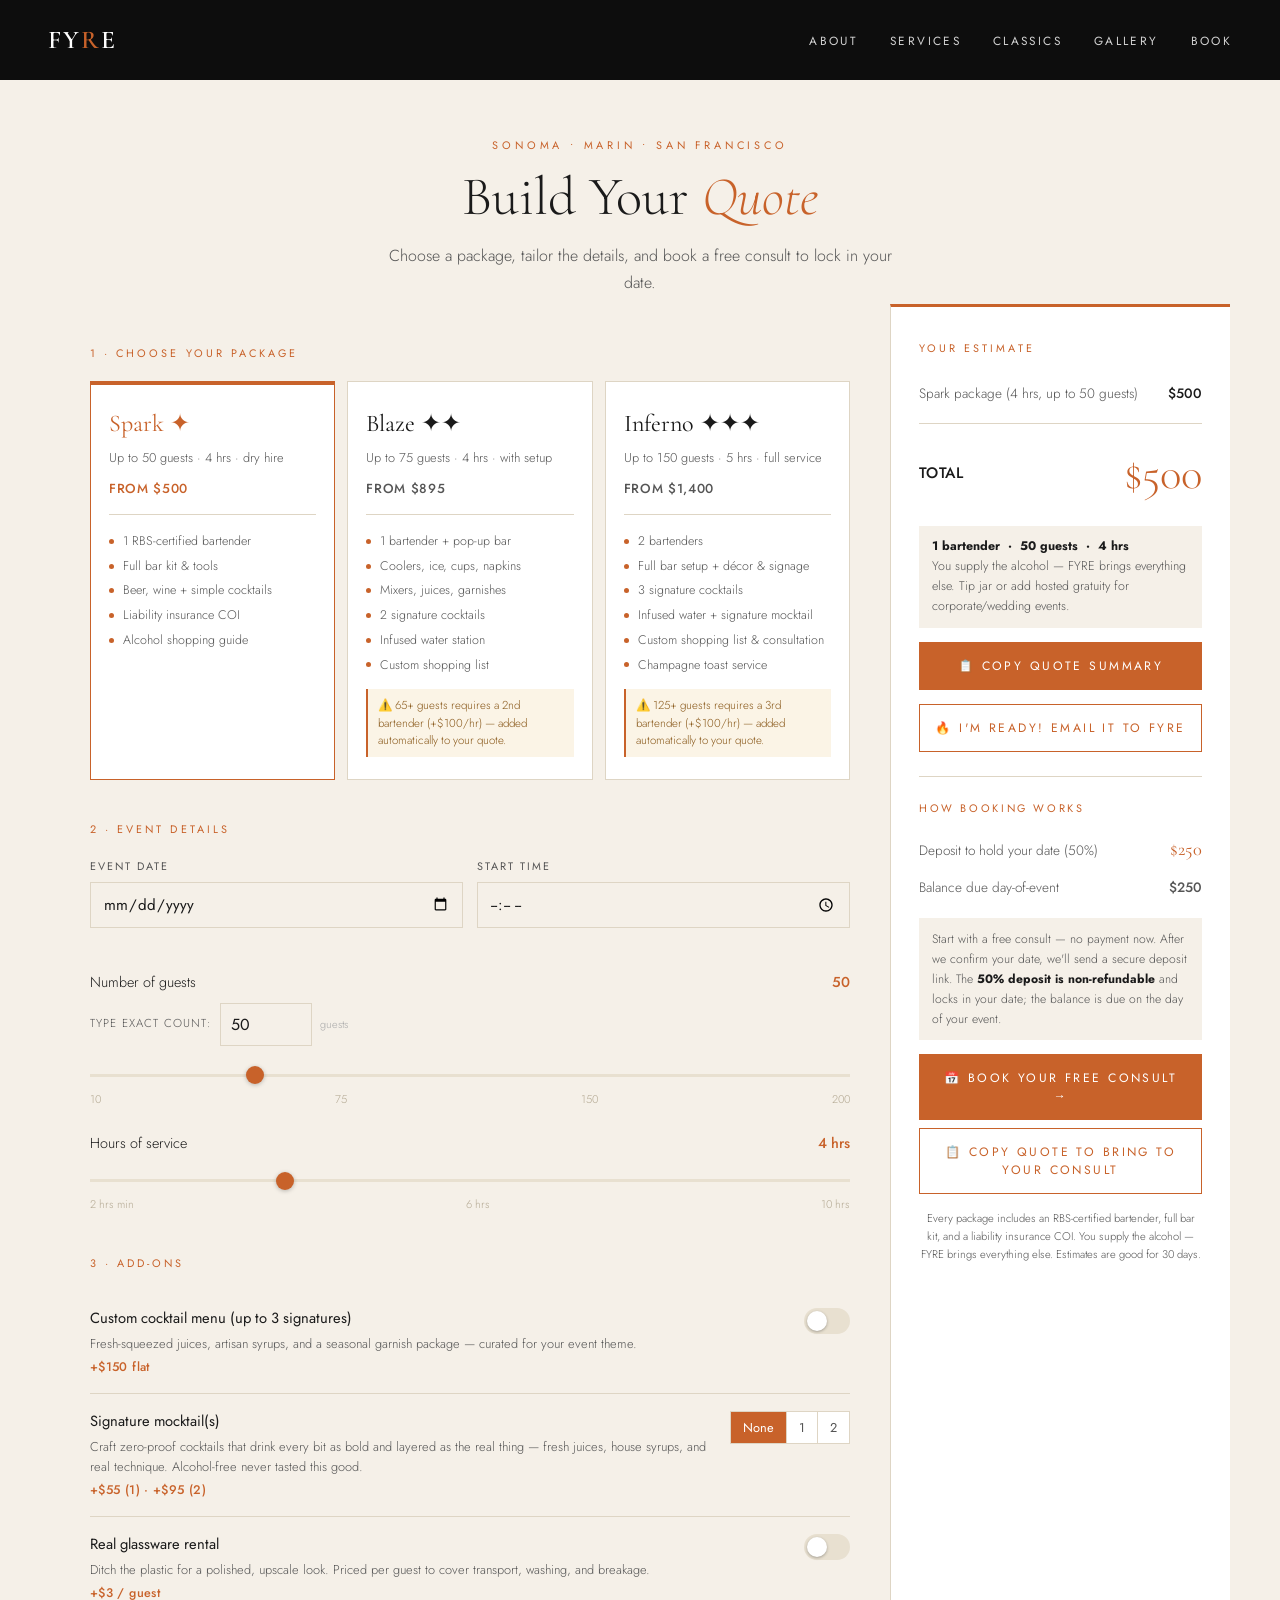
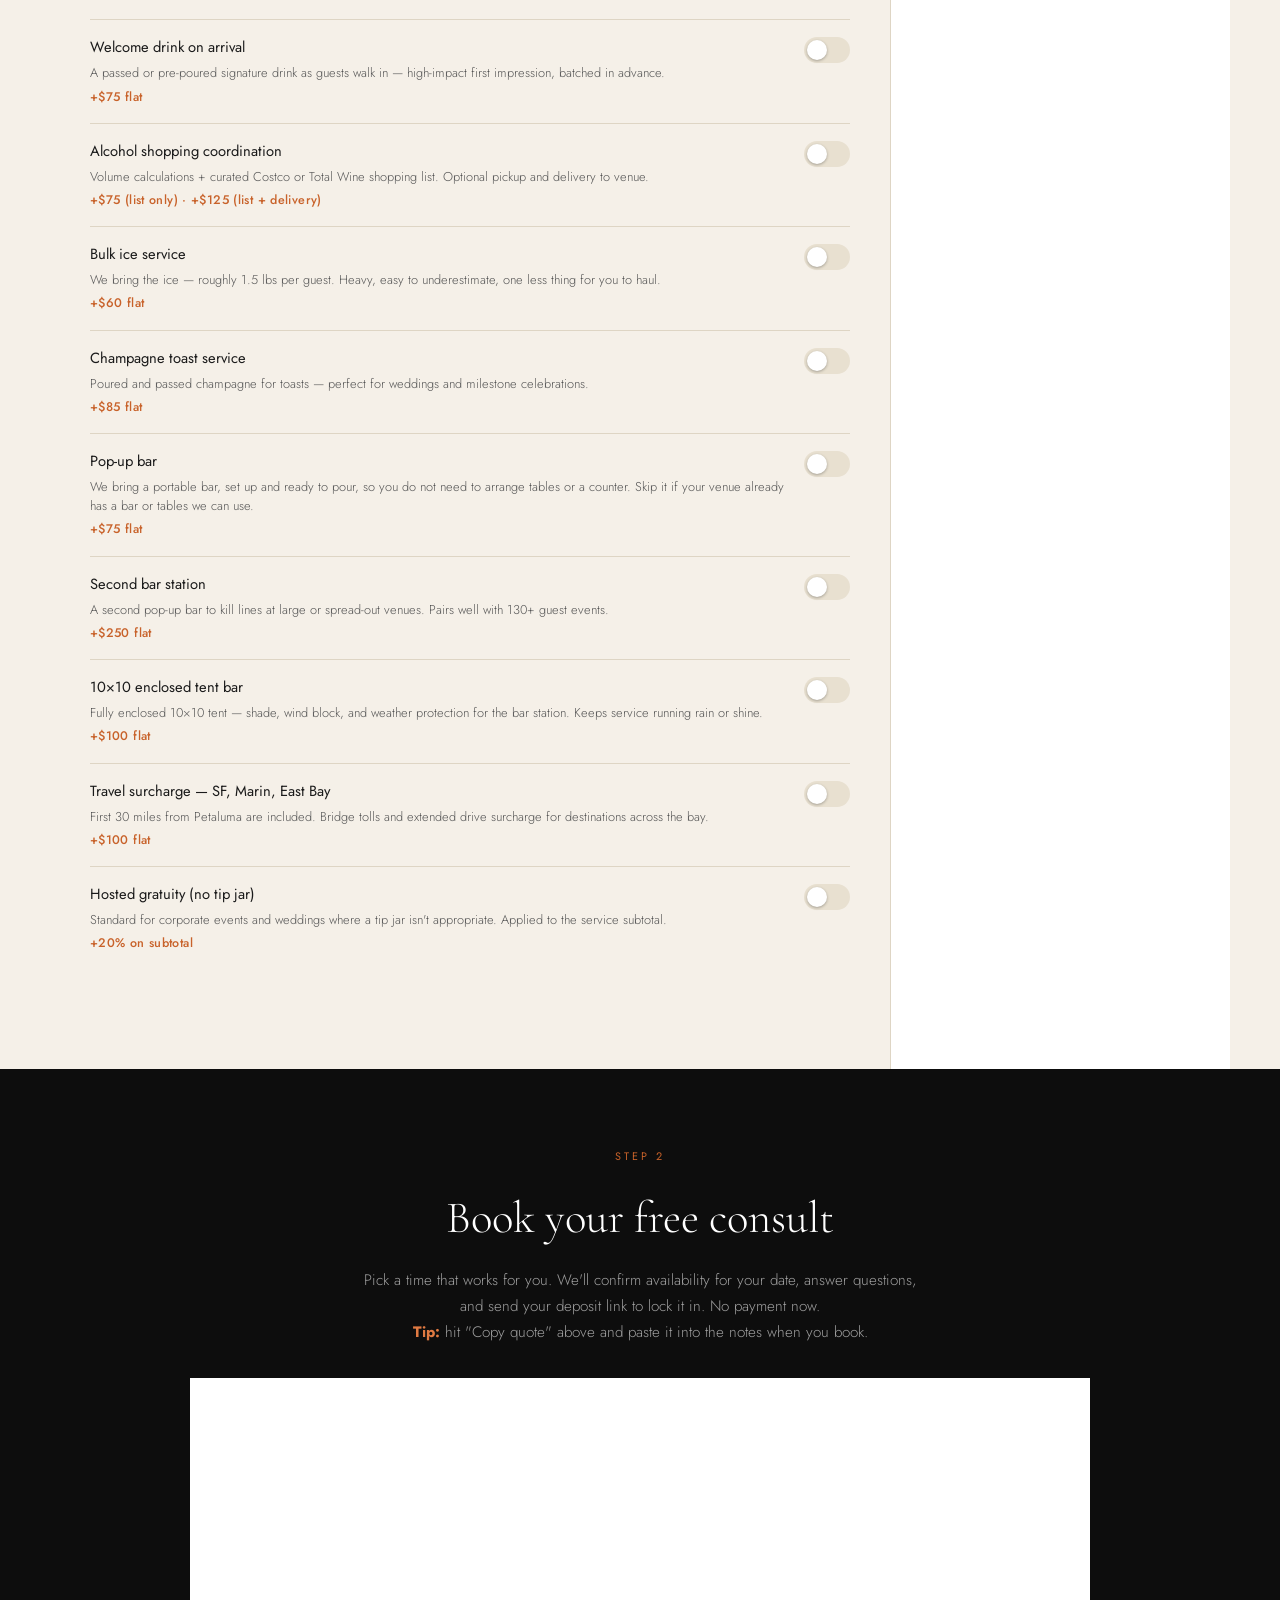
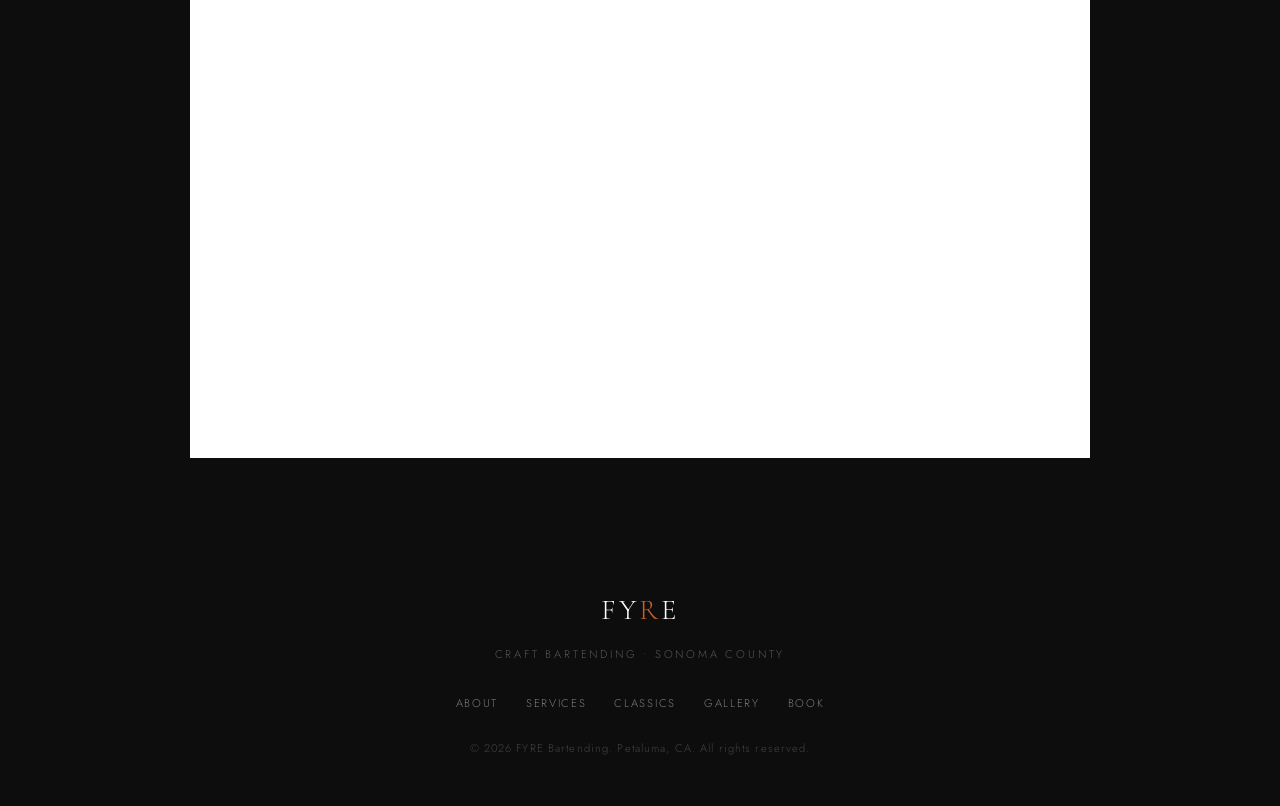
<file: book/index.html>
<!DOCTYPE html>
<html lang="en">
<head>
<meta charset="UTF-8">
<meta name="viewport" content="width=device-width, initial-scale=1.0">
<title>FYRE Bartending – Build Your Quote</title>
<meta name="description" content="Build a custom quote for premium mobile bartending in Sonoma County, Marin, and the San Francisco Bay Area. Choose a package, add extras, and book a free 15-minute consult.">
<link rel="canonical" href="https://fyre-bar.com/book">
<meta property="og:type" content="website">
<meta property="og:url" content="https://fyre-bar.com/book">
<meta property="og:site_name" content="FYRE Bartending">
<meta property="og:title" content="Build Your Quote — FYRE Bartending">
<meta property="og:description" content="Build a custom quote for premium mobile bartending in Sonoma County, Marin, and the San Francisco Bay Area. Choose a package, add extras, and book a free 15-minute consult.">
<meta property="og:image" content="https://fyre-bar.com/images/gallery-1.jpg">
<meta name="twitter:card" content="summary_large_image">
<meta name="twitter:title" content="Build Your Quote — FYRE Bartending">
<meta name="twitter:description" content="Build a custom quote for premium mobile bartending in Sonoma County, Marin, and the San Francisco Bay Area. Choose a package, add extras, and book a free 15-minute consult.">
<meta name="twitter:image" content="https://fyre-bar.com/images/gallery-1.jpg">
<link rel="preconnect" href="https://fonts.googleapis.com">
<link rel="preconnect" href="https://fonts.gstatic.com" crossorigin>
<link href="https://fonts.googleapis.com/css2?family=Cormorant+Garamond:ital,wght@0,300;0,400;0,600;1,300;1,400&family=Jost:wght@300;400;500&display=swap" rel="stylesheet">
<style>
  *, *:before, *:after { box-sizing: border-box; margin: 0; padding: 0; }

  :root {
    --black:     #0d0d0d;
    --charcoal:  #1a1a1a;
    --ember:     #c8622a;
    --ember-lt:  #e07a42;
    --cream:     #f5f0e8;
    --cream-dk:  #e8e0d0;
    --white:     #ffffff;
    --text-dark: #1a1a1a;
    --text-mid:  #555555;
    --border:    #ded5c4;
    --green:     #2a7a4b;
    --gold-bg:   #fbf4e6;
    --font-head: 'Cormorant Garamond', Georgia, serif;
    --font-body: 'Jost', Helvetica, Arial, sans-serif;
  }

  html { scroll-behavior: smooth; }
  body {
    font-family: var(--font-body);
    font-weight: 300;
    color: var(--text-dark);
    background: var(--cream);
    line-height: 1.7;
    min-height: 100vh;
  }
  a { color: inherit; text-decoration: none; }

  /* ── NAV ── */
  .site-nav {
    background: var(--black);
    display: flex;
    align-items: center;
    justify-content: space-between;
    padding: 18px 48px;
  }
  .nav-logo {
    font-family: var(--font-head);
    font-size: 1.6rem;
    font-weight: 600;
    color: var(--white);
    letter-spacing: 0.08em;
  }
  .nav-logo span { color: var(--ember); }
  .nav-links { list-style: none; display: flex; gap: 32px; }
  .nav-links a {
    font-size: 0.74rem;
    font-weight: 400;
    letter-spacing: 0.2em;
    text-transform: uppercase;
    color: rgba(255,255,255,0.82);
    transition: color 0.25s;
  }
  .nav-links a:hover { color: var(--ember-lt); }

  /* ── PAGE INTRO ── */
  .page-intro {
    background: var(--cream);
    text-align: center;
    padding: 56px 24px 8px;
  }
  .page-eyebrow {
    font-size: 0.68rem;
    font-weight: 400;
    letter-spacing: 0.35em;
    text-transform: uppercase;
    color: var(--ember);
    margin-bottom: 14px;
  }
  .page-title {
    font-family: var(--font-head);
    font-size: 3.4rem;
    font-weight: 300;
    line-height: 1.1;
    color: var(--text-dark);
    margin-bottom: 14px;
  }
  .page-title em { font-style: italic; color: var(--ember); }
  .page-intro-sub {
    font-size: 1rem;
    color: var(--text-mid);
    max-width: 520px;
    margin: 0 auto;
  }

  /* ── LAYOUT ── */
  .layout {
    display: grid;
    grid-template-columns: 1fr 340px;
    gap: 0;
    align-items: start;
    max-width: 1180px;
    margin: 0 auto;
  }
  .left  { padding: 40px 40px 60px; }
  .right {
    background: var(--white);
    border-top: 3px solid var(--ember);
    border-left: 1px solid var(--border);
    padding: 32px 28px;
    min-height: 100%;
  }

  /* ── SECTION ── */
  .section { margin-bottom: 40px; }
  .section-label {
    font-size: 0.68rem;
    font-weight: 400;
    letter-spacing: 0.28em;
    text-transform: uppercase;
    color: var(--ember);
    margin-bottom: 18px;
  }

  /* ── PACKAGE CARDS ── */
  .pkg-grid { display: grid; grid-template-columns: repeat(3, 1fr); gap: 12px; }
  .pkg-card {
    background: var(--white);
    border: 1px solid var(--border);
    padding: 22px 18px;
    cursor: pointer;
    transition: border-color 0.2s, box-shadow 0.2s;
    user-select: none;
  }
  .pkg-card:hover { border-color: var(--ember-lt); }
  .pkg-card.active {
    border-color: var(--ember);
    box-shadow: inset 0 3px 0 var(--ember);
  }
  .pkg-name {
    font-family: var(--font-head);
    font-size: 1.5rem;
    font-weight: 400;
    margin-bottom: 4px;
    color: var(--text-dark);
  }
  .pkg-card.active .pkg-name { color: var(--ember); }
  .pkg-tagline { font-size: 0.8rem; color: var(--text-mid); line-height: 1.5; margin-bottom: 10px; }
  .pkg-from { font-size: 0.82rem; font-weight: 500; letter-spacing: 0.05em; color: var(--text-mid); text-transform: uppercase; }
  .pkg-card.active .pkg-from { color: var(--ember); }
  .pkg-includes { margin-top: 14px; padding-top: 14px; border-top: 1px solid var(--border); }
  .pkg-inc-item {
    font-size: 0.78rem;
    color: var(--text-mid);
    padding: 3px 0;
    display: flex;
    gap: 9px;
    align-items: center;
    line-height: 1.5;
  }
  .pkg-inc-item::before {
    content: '';
    width: 5px; height: 5px;
    border-radius: 50%;
    background: var(--ember);
    flex-shrink: 0;
  }
  .pkg-note {
    margin-top: 12px;
    font-size: 0.72rem;
    line-height: 1.5;
    color: #8a5a1c;
    background: var(--gold-bg);
    border-left: 2px solid var(--ember);
    padding: 8px 10px;
  }

  /* ── GUEST / DATE / TIME INPUTS ── */
  .guest-entry { display: flex; align-items: center; gap: 8px; margin-bottom: 12px; }
  .guest-entry label { font-size: 0.72rem; letter-spacing: 0.1em; text-transform: uppercase; color: var(--text-mid); }
  .guest-entry input[type="number"] {
    width: 92px; padding: 9px 10px; font-size: 1rem; font-weight: 400;
    color: var(--text-dark); background: var(--cream);
    border: 1px solid var(--border); outline: none; font-family: var(--font-body);
  }
  .guest-entry input[type="number"]:focus { border-color: var(--ember); }

  .datetime-row { display: flex; gap: 14px; margin-bottom: 8px; }
  .dt-field { flex: 1; }
  .dt-field label {
    display: block; font-size: 0.68rem; font-weight: 400; letter-spacing: 0.18em;
    text-transform: uppercase; color: var(--text-mid); margin-bottom: 7px;
  }
  .dt-field input {
    width: 100%; padding: 10px 12px; font-size: 0.95rem; color: var(--text-dark);
    background: var(--cream); border: 1px solid var(--border); outline: none; font-family: var(--font-body);
  }
  .dt-field input:focus { border-color: var(--ember); }
  .dt-hint { font-size: 0.78rem; font-weight: 400; color: var(--green); min-height: 16px; margin-bottom: 18px; }

  /* ── SLIDERS ── */
  .slider-wrap { margin-bottom: 22px; }
  .slider-top { display: flex; justify-content: space-between; align-items: baseline; margin-bottom: 8px; }
  .slider-name { font-size: 0.9rem; color: var(--text-dark); }
  .slider-val  { font-size: 0.9rem; font-weight: 500; color: var(--ember); }
  input[type="range"] {
    -webkit-appearance: none; width: 100%; height: 3px;
    background: var(--cream-dk); outline: none; cursor: pointer;
  }
  input[type="range"]::-webkit-slider-thumb {
    -webkit-appearance: none; width: 18px; height: 18px; border-radius: 50%;
    background: var(--ember); cursor: pointer; box-shadow: 0 1px 4px rgba(0,0,0,0.25);
  }
  input[type="range"]::-moz-range-thumb {
    width: 18px; height: 18px; border-radius: 50%; background: var(--ember);
    cursor: pointer; border: none; box-shadow: 0 1px 4px rgba(0,0,0,0.25);
  }
  .slider-hints { display: flex; justify-content: space-between; font-size: 0.7rem; color: #b3a892; margin-top: 5px; }

  /* ── ALERT ── */
  .alert {
    display: none; background: var(--gold-bg); border-left: 2px solid var(--ember);
    padding: 11px 13px; font-size: 0.78rem; color: #8a5a1c; line-height: 1.55; margin-top: 6px;
  }
  .alert.show { display: block; }

  /* ── ADD-ON ROWS ── */
  .addon-row {
    display: flex; align-items: flex-start; justify-content: space-between;
    padding: 15px 0; border-bottom: 1px solid var(--border); gap: 16px;
  }
  .addon-row:last-child { border-bottom: none; }
  .addon-info { flex: 1; }
  .addon-name { font-size: 0.92rem; font-weight: 400; color: var(--text-dark); margin-bottom: 3px; }
  .addon-desc { font-size: 0.8rem; color: var(--text-mid); line-height: 1.5; }
  .addon-cost { font-size: 0.78rem; color: var(--ember); font-weight: 500; margin-top: 4px; letter-spacing: 0.03em; }

  /* ── TOGGLE ── */
  .toggle {
    width: 46px; height: 26px; background: var(--cream-dk); border-radius: 13px; border: none;
    cursor: pointer; position: relative; transition: background 0.2s; flex-shrink: 0; margin-top: 2px;
  }
  .toggle.on { background: var(--ember); }
  .toggle::after {
    content: ''; position: absolute; top: 3px; left: 3px; width: 20px; height: 20px;
    border-radius: 50%; background: #fff; transition: left 0.18s; box-shadow: 0 1px 3px rgba(0,0,0,0.3);
  }
  .toggle.on::after { left: 23px; }

  /* ── SEGMENTED CONTROL ── */
  .seg { display: inline-flex; border: 1px solid var(--border); flex-shrink: 0; margin-top: 2px; }
  .seg-btn {
    border: none; background: var(--white); color: var(--text-mid); font-size: 0.8rem; font-weight: 400;
    padding: 6px 12px; cursor: pointer; font-family: var(--font-body); border-left: 1px solid var(--border);
  }
  .seg-btn:first-child { border-left: none; }
  .seg-btn.active { background: var(--ember); color: #fff; }

  /* ── INCLUDED BADGE ── */
  .addon-included {
    flex-shrink: 0; margin-top: 4px; font-size: 0.7rem; font-weight: 500; letter-spacing: 0.05em;
    color: var(--green); background: #edf5ef; padding: 5px 9px; white-space: nowrap;
  }

  /* ── QUOTE PANEL ── */
  .quote-title {
    font-size: 0.68rem; font-weight: 400; text-transform: uppercase; letter-spacing: 0.28em;
    color: var(--ember); margin-bottom: 18px;
  }
  .q-line { display: flex; justify-content: space-between; align-items: baseline; padding: 6px 0; font-size: 0.85rem; gap: 8px; }
  .q-label { color: var(--text-mid); flex: 1; line-height: 1.4; }
  .q-amount { font-weight: 500; color: var(--text-dark); white-space: nowrap; }
  .divider { border: none; border-top: 1px solid var(--border); margin: 12px 0; }
  .total-row { display: flex; justify-content: space-between; align-items: center; margin-top: 10px; }
  .total-label { font-size: 0.95rem; font-weight: 500; letter-spacing: 0.03em; text-transform: uppercase; }
  .total-amount { font-family: var(--font-head); font-size: 2.8rem; font-weight: 300; color: var(--ember); }
  .benchmark {
    display: block; background: var(--cream); border-left: 2px solid var(--ember); color: var(--text-mid);
    font-size: 0.72rem; padding: 7px 10px; margin-top: 14px; line-height: 1.5;
  }
  .quote-note { background: var(--cream); padding: 11px 13px; font-size: 0.78rem; color: var(--text-mid); line-height: 1.6; margin-top: 14px; }
  .quote-note strong { color: var(--text-dark); }

  /* ── BUTTONS ── */
  .btn {
    display: block; width: 100%; margin-top: 14px; padding: 14px; font-family: var(--font-body);
    font-size: 0.76rem; font-weight: 400; letter-spacing: 0.2em; text-transform: uppercase;
    cursor: pointer; text-align: center; border: 1px solid var(--ember); transition: background 0.3s, color 0.3s;
  }
  .btn-primary { background: var(--ember); color: #fff; }
  .btn-primary:hover { background: var(--ember-lt); border-color: var(--ember-lt); }
  .btn-secondary { background: transparent; color: var(--ember); }
  .btn-secondary:hover { background: var(--ember); color: #fff; }

  .fine-print { font-size: 0.7rem; color: var(--text-mid); text-align: center; margin-top: 16px; line-height: 1.6; }

  /* ── BOOKING / DEPOSIT BLOCK ── */
  .book-block { margin-top: 24px; padding-top: 22px; border-top: 1px solid var(--border); }
  .book-title { font-size: 0.68rem; font-weight: 400; text-transform: uppercase; letter-spacing: 0.24em; color: var(--ember); margin-bottom: 12px; }
  .book-row { display: flex; justify-content: space-between; align-items: baseline; font-size: 0.85rem; padding: 5px 0; }
  .book-row .label { color: var(--text-mid); }
  .book-row .amt { font-weight: 500; }
  .book-row.deposit .amt { color: var(--ember); font-size: 1.15rem; font-family: var(--font-head); font-weight: 400; }
  .book-row.balance .amt { color: var(--text-mid); }
  .book-policy { margin-top: 14px; font-size: 0.76rem; color: var(--text-mid); line-height: 1.65; background: var(--cream); padding: 11px 13px; }
  .book-policy strong { color: var(--text-dark); }

  /* ── CONSULT (CALENDLY) SECTION ── */
  .consult-section { background: var(--black); padding: 72px 24px 80px; }
  .consult-inner { max-width: 900px; margin: 0 auto; }
  .consult-head { text-align: center; margin-bottom: 32px; }
  .consult-step {
    display: inline-block; font-size: 0.68rem; font-weight: 400; letter-spacing: 0.28em;
    text-transform: uppercase; color: var(--ember); margin-bottom: 14px;
  }
  .consult-title { font-family: var(--font-head); color: var(--white); font-size: 2.8rem; font-weight: 300; margin-bottom: 12px; }
  .consult-title em { font-style: italic; color: var(--ember-lt); }
  .consult-sub { color: rgba(255,255,255,0.6); font-size: 0.95rem; line-height: 1.7; max-width: 560px; margin: 0 auto; }
  .consult-sub strong { color: var(--ember-lt); }
  .calendly-inline-widget { background: #fff; overflow: hidden; }

  /* ── FOOTER ── */
  footer { background: var(--black); padding: 48px 24px; text-align: center; }
  .footer-logo { font-family: var(--font-head); font-size: 1.8rem; font-weight: 300; color: var(--white); letter-spacing: 0.1em; margin-bottom: 10px; }
  .footer-logo span { color: var(--ember); }
  .footer-tagline { font-size: 0.7rem; letter-spacing: 0.25em; text-transform: uppercase; color: rgba(255,255,255,0.3); margin-bottom: 24px; }
  .footer-links { display: flex; justify-content: center; gap: 28px; list-style: none; margin-bottom: 24px; }
  .footer-links a { font-size: 0.7rem; letter-spacing: 0.15em; text-transform: uppercase; color: rgba(255,255,255,0.45); transition: color 0.25s; }
  .footer-links a:hover { color: var(--ember); }
  .footer-copy { font-size: 0.7rem; color: rgba(255,255,255,0.22); letter-spacing: 0.1em; }

  /* ── RESPONSIVE ── */
  @media (max-width: 820px) {
    .site-nav { padding: 16px 24px; }
    .nav-links { gap: 18px; }
    .layout { grid-template-columns: 1fr; }
    .left { padding: 32px 24px 40px; }
    .right { border-left: none; border-top: 3px solid var(--ember); }
    .pkg-grid { grid-template-columns: 1fr; }
    .page-title { font-size: 2.6rem; }
    .consult-title { font-size: 2.1rem; }
  }
  @media (max-width: 520px) {
    .nav-links { display: none; }
    .datetime-row { flex-direction: column; gap: 8px; }
  }
</style>
<link rel="stylesheet" href="/assets/mobile-nav.css">
</head>
<body>

<nav class="site-nav">
  <a href="/" class="nav-logo">FY<span>R</span>E</a>
  <ul class="nav-links">
    <li><a href="/#about">About</a></li>
    <li><a href="/#services">Services</a></li>
    <li><a href="/classics">Classics</a></li>
    <li><a href="/#gallery">Gallery</a></li>
    <li><a href="/book">Book</a></li>
  </ul>
</nav>

<div class="page-intro">
  <p class="page-eyebrow">Sonoma &bull; Marin &bull; San Francisco</p>
  <h1 class="page-title">Build Your <em>Quote</em></h1>
  <p class="page-intro-sub">Choose a package, tailor the details, and book a free consult to lock in your date.</p>
</div>

<div class="layout">

  <!-- ══ LEFT COLUMN ══ -->
  <div class="left">

    <!-- 1. Package -->
    <div class="section">
      <div class="section-label">1 · Choose your package</div>
      <div class="pkg-grid">

        <div class="pkg-card active" onclick="selectPkg(this, 'spark')">
          <div class="pkg-name">Spark ✦</div>
          <div class="pkg-tagline">Up to 50 guests &middot; 4 hrs &middot; dry hire</div>
          <div class="pkg-from">From $500</div>
          <div class="pkg-includes">
            <div class="pkg-inc-item">1 RBS-certified bartender</div>
            <div class="pkg-inc-item">Full bar kit &amp; tools</div>
            <div class="pkg-inc-item">Beer, wine + simple cocktails</div>
            <div class="pkg-inc-item">Liability insurance COI</div>
            <div class="pkg-inc-item">Alcohol shopping guide</div>
          </div>
        </div>

        <div class="pkg-card" onclick="selectPkg(this, 'blaze')">
          <div class="pkg-name">Blaze ✦✦</div>
          <div class="pkg-tagline">Up to 75 guests &middot; 4 hrs &middot; with setup</div>
          <div class="pkg-from">From $895</div>
          <div class="pkg-includes">
            <div class="pkg-inc-item">1 bartender + pop-up bar</div>
            <div class="pkg-inc-item">Coolers, ice, cups, napkins</div>
            <div class="pkg-inc-item">Mixers, juices, garnishes</div>
            <div class="pkg-inc-item">2 signature cocktails</div>
            <div class="pkg-inc-item">Infused water station</div>
            <div class="pkg-inc-item">Custom shopping list</div>
          </div>
          <div class="pkg-note">⚠️ 65+ guests requires a 2nd bartender (+$100/hr) — added automatically to your quote.</div>
        </div>

        <div class="pkg-card" onclick="selectPkg(this, 'inferno')">
          <div class="pkg-name">Inferno ✦✦✦</div>
          <div class="pkg-tagline">Up to 150 guests &middot; 5 hrs &middot; full service</div>
          <div class="pkg-from">From $1,400</div>
          <div class="pkg-includes">
            <div class="pkg-inc-item">2 bartenders</div>
            <div class="pkg-inc-item">Full bar setup + décor &amp; signage</div>
            <div class="pkg-inc-item">3 signature cocktails</div>
            <div class="pkg-inc-item">Infused water + signature mocktail</div>
            <div class="pkg-inc-item">Custom shopping list &amp; consultation</div>
            <div class="pkg-inc-item">Champagne toast service</div>
          </div>
          <div class="pkg-note">⚠️ 125+ guests requires a 3rd bartender (+$100/hr) — added automatically to your quote.</div>
        </div>

      </div>
    </div>

    <!-- 2. Event Details -->
    <div class="section">
      <div class="section-label">2 · Event details</div>

      <div class="datetime-row">
        <div class="dt-field">
          <label for="event-date">Event date</label>
          <input type="date" id="event-date" onchange="onEventDate(this.value)">
        </div>
        <div class="dt-field">
          <label for="event-time">Start time</label>
          <input type="time" id="event-time" onchange="onEventTime(this.value)">
        </div>
      </div>
      <div class="dt-hint" id="dt-hint"></div>

      <div class="slider-wrap">
        <div class="slider-top">
          <span class="slider-name">Number of guests</span>
          <span class="slider-val" id="guests-val">50</span>
        </div>
        <div class="guest-entry">
          <label for="guests-input">Type exact count:</label>
          <input type="number" id="guests-input" min="10" max="200" step="1" value="50"
                 oninput="onGuestInput(this.value)">
          <span style="font-size:11px;color:#aaa;">guests</span>
        </div>
        <input type="range" id="guests-slider" min="10" max="200" step="5" value="50"
               oninput="onSlider('guests', this.value)">
        <div class="slider-hints"><span>10</span><span>75</span><span>150</span><span>200</span></div>
      </div>

      <div class="slider-wrap">
        <div class="slider-top">
          <span class="slider-name">Hours of service</span>
          <span class="slider-val" id="hours-val">4 hrs</span>
        </div>
        <input type="range" id="hours-slider" min="2" max="10" step="1" value="4"
               oninput="onSlider('hours', this.value)">
        <div class="slider-hints"><span>2 hrs min</span><span>6 hrs</span><span>10 hrs</span></div>
      </div>

      <div class="alert" id="bar-alert"><span id="alert-text"></span></div>
    </div>

    <!-- 3. Add-Ons -->
    <div class="section">
      <div class="section-label">3 · Add-ons</div>
      <div id="addon-list"></div>
    </div>

  </div><!-- /left -->

  <!-- ══ RIGHT COLUMN — QUOTE ══ -->
  <div class="right">
    <div class="quote-title">Your estimate</div>
    <div id="quote-lines"></div>
    <hr class="divider">
    <div class="total-row">
      <span class="total-label">Total</span>
      <span class="total-amount" id="total-out">$500</span>
    </div>
    <div class="quote-note" id="quote-note"></div>
    <button class="btn btn-primary" id="copy-btn" onclick="copyQuote()">📋 Copy quote summary</button>
    <button class="btn btn-secondary" onclick="emailQuote()">🔥 I'm ready! Email it to FYRE</button>

    <!-- ── HOW PAYMENT WORKS / BOOK CONSULT ── -->
    <div class="book-block">
      <div class="book-title">How booking works</div>

      <div class="book-row deposit">
        <span class="label">Deposit to hold your date (50%)</span>
        <span class="amt" id="deposit-out">$250</span>
      </div>
      <div class="book-row balance">
        <span class="label">Balance due day-of-event</span>
        <span class="amt" id="balance-out">$250</span>
      </div>

      <div class="book-policy">
        Start with a free consult — no payment now. After we confirm your date,
        we'll send a secure deposit link. The <strong>50% deposit is non-refundable</strong>
        and locks in your date; the balance is due on the day of your event.
      </div>

      <button class="btn btn-primary" onclick="bookConsult()">📅 Book Your Free Consult →</button>
      <button class="btn btn-secondary" onclick="copyQuote()" style="margin-top:8px;">📋 Copy quote to bring to your consult</button>
    </div>

    <div class="fine-print">Every package includes an RBS-certified bartender, full bar kit, and a liability insurance COI. You supply the alcohol — FYRE brings everything else. Estimates are good for 30 days.</div>
  </div>

</div><!-- /layout -->

<!-- ══ STEP 2 — FREE CONSULT (CALENDLY) ══ -->
<div class="consult-section" id="consult">
  <div class="consult-inner">
    <div class="consult-head">
      <div class="consult-step">Step 2</div>
      <h2 class="consult-title">Book your free consult</h2>
      <p class="consult-sub">
        Pick a time that works for you. We'll confirm availability for your date,
        answer questions, and send your deposit link to lock it in. No payment now.
        <br><strong>Tip:</strong> hit "Copy quote" above and paste it into the notes when you book.
      </p>
    </div>

    <!-- Calendly inline widget -->
    <div class="calendly-inline-widget"
         data-url="https://calendly.com/hello-fyre-bar/15min"
         style="min-width:320px;height:680px;"></div>
  </div>
</div>
<script type="text/javascript" src="https://assets.calendly.com/assets/external/widget.js" async></script>

<script>
// ══════════════════════════════════════════════════════════
// BOOKING CONFIG — replace these placeholders once your
// accounts are ready.
//
// 1) CALENDLY: replace the data-url on the .calendly-inline-widget
//    div (in the "Step 2" section near the bottom of the HTML)
//    with your real Calendly consult event link, e.g.
//    https://calendly.com/fyre-bartending/consult
//
// 2) STRIPE: these links are NOT used on this page — in your
//    flow, the client books a free consult first, then YOU send
//    the deposit link after confirming the date. Keep them here
//    so the day-of balance flow (text/QR) can reference them.
//    Use the "Customer chooses price" pricing model, $250 min
//    on the deposit link.
// ══════════════════════════════════════════════════════════
// Deposit links are generated per-booking in Stripe and sent after the consult
// call — there is deliberately no hardcoded payment link on this page.

// ── STATE ──────────────────────────────────────────────
var state = {
  pkg: 'spark',
  guests: 50,
  hours: 4,
  date: '',             // YYYY-MM-DD from the date picker
  time: '',             // HH:MM (24h) from the time picker
  mocktail: 0,          // 0, 1, or 2 signature mocktails
  addons: {
    cocktail:  false,
    glassware: false,
    welcome:   false,
    shopping:  false,
    ice:       false,
    champagne: false,
    popupbar:  false,
    secondbar: false,
    tent:      false,
    travel:    false,
    gratuity:  false
  }
};

// ── ADD-ON CONFIG ──────────────────────────────────────
// Everything about each add-on lives here: label, description,
// price, and how it's priced. To add/remove/reprice an add-on,
// edit this list only — the UI, quote lines, and copy/email
// summaries all build from it automatically.
//   type 'flat'     → fixed price, on/off toggle
//   type 'perguest' → price × guest count, on/off toggle
//   type 'mocktail' → segmented 0/1/2 selector ($55 / $95)
//   type 'gratuity' → 20% of the service subtotal, on/off toggle
//   includedIn      → tiers where this is already bundled (no charge)
var ADDONS = [
  { key:'cocktail',  type:'flat',     cost:150, name:'Custom cocktail menu (up to 3 signatures)', costLabel:'+$150 flat', line:'Custom cocktail menu & mixers', desc:'Fresh-squeezed juices, artisan syrups, and a seasonal garnish package — curated for your event theme.' },
  { key:'mocktail',  type:'mocktail',           name:'Signature mocktail(s)', costLabel:'+$55 (1) · +$95 (2)', desc:'Craft zero-proof cocktails that drink every bit as bold and layered as the real thing — fresh juices, house syrups, and real technique. Alcohol-free never tasted this good.' },
  { key:'glassware', type:'perguest', perGuest:3, name:'Real glassware rental', costLabel:'+$3 / guest', line:'Real glassware rental', desc:'Ditch the plastic for a polished, upscale look. Priced per guest to cover transport, washing, and breakage.' },
  { key:'welcome',   type:'flat',     cost:75,  name:'Welcome drink on arrival', costLabel:'+$75 flat', line:'Welcome drink on arrival', desc:'A passed or pre-poured signature drink as guests walk in — high-impact first impression, batched in advance.' },
  { key:'shopping',  type:'flat',     cost:75,  name:'Alcohol shopping coordination', costLabel:'+$75 (list only) · +$125 (list + delivery)', line:'Alcohol shopping coordination', desc:'Volume calculations + curated Costco or Total Wine shopping list. Optional pickup and delivery to venue.' },
  { key:'ice',       type:'flat',     cost:60,  name:'Bulk ice service', costLabel:'+$60 flat', line:'Bulk ice service', includedIn:['blaze','inferno'], desc:'We bring the ice — roughly 1.5 lbs per guest. Heavy, easy to underestimate, one less thing for you to haul.' },
  { key:'champagne', type:'flat',     cost:85,  name:'Champagne toast service', costLabel:'+$85 flat', line:'Champagne toast service', includedIn:['inferno'], desc:'Poured and passed champagne for toasts — perfect for weddings and milestone celebrations.' },
  { key:'popupbar',  type:'flat',     cost:75,  name:'Pop-up bar', costLabel:'+$75 flat', line:'Pop-up bar', includedIn:['blaze','inferno'], desc:'We bring a portable bar, set up and ready to pour, so you do not need to arrange tables or a counter. Skip it if your venue already has a bar or tables we can use.' },
  { key:'secondbar', type:'flat',     cost:250, name:'Second bar station', costLabel:'+$250 flat', line:'Second bar station', desc:'A second pop-up bar to kill lines at large or spread-out venues. Pairs well with 130+ guest events.' },
  { key:'tent',      type:'flat',     cost:100, name:'10×10 enclosed tent bar', costLabel:'+$100 flat', line:'10×10 enclosed tent bar', desc:'Fully enclosed 10×10 tent — shade, wind block, and weather protection for the bar station. Keeps service running rain or shine.' },
  { key:'travel',    type:'flat',     cost:100, name:'Travel surcharge — SF, Marin, East Bay', costLabel:'+$100 flat', line:'Travel surcharge (SF / Marin / East Bay)', desc:'First 30 miles from Petaluma are included. Bridge tolls and extended drive surcharge for destinations across the bay.' },
  { key:'gratuity',  type:'gratuity',           name:'Hosted gratuity (no tip jar)', costLabel:'+20% on subtotal', desc:'Standard for corporate events and weddings where a tip jar isn\'t appropriate. Applied to the service subtotal.' }
];

function mocktailPrice(n) { return n === 1 ? 55 : n === 2 ? 95 : 0; }
function isIncluded(a)     { return a.includedIn && a.includedIn.indexOf(state.pkg) !== -1; }

var PKG = {
  spark:   { base: 500,  label: 'Spark',   bars: 1, inclHours: 4, guestCap: 50  },
  blaze:   { base: 895,  label: 'Blaze',   bars: 1, inclHours: 4, guestCap: 75  },
  inferno: { base: 1400, label: 'Inferno', bars: 2, inclHours: 5, guestCap: 150 }
};

var EXTRA_HOUR_RATE   = 100;
var PER_GUEST_OVERAGE = 5;
var DEPOSIT_RATE      = 0.50;

var currentTotal = 500; // kept in sync by recalc()

// ── INTERACTIONS ───────────────────────────────────────
function selectPkg(el, id) {
  document.querySelectorAll('.pkg-card').forEach(function(c) { c.classList.remove('active'); });
  el.classList.add('active');
  state.pkg = id;
  renderAddons();   // included/charged status can change with the tier
  recalc();
}

// Build the add-on list from the ADDONS config.
function renderAddons() {
  var host = document.getElementById('addon-list');
  var html = '';

  ADDONS.forEach(function(a) {
    var included = isIncluded(a);

    // Right-hand control
    var control;
    if (included) {
      control = '<div class="addon-included">✓ Included in ' + PKG[state.pkg].label + '</div>';
    } else if (a.type === 'mocktail') {
      control = '<div class="seg">'
              + '<button class="seg-btn' + (state.mocktail === 0 ? ' active' : '') + '" onclick="setMocktail(0)">None</button>'
              + '<button class="seg-btn' + (state.mocktail === 1 ? ' active' : '') + '" onclick="setMocktail(1)">1</button>'
              + '<button class="seg-btn' + (state.mocktail === 2 ? ' active' : '') + '" onclick="setMocktail(2)">2</button>'
              + '</div>';
    } else {
      control = '<button class="toggle' + (state.addons[a.key] ? ' on' : '')
              + '" onclick="toggleAddon(\'' + a.key + '\', this)"></button>';
    }

    // Inferno already bundles one mocktail — note it so "add" is clear
    var extraDesc = '';
    if (a.type === 'mocktail' && state.pkg === 'inferno') {
      extraDesc = ' <em>(1 already included in Inferno — this adds more.)</em>';
    }

    html += '<div class="addon-row">'
          + '<div class="addon-info">'
          + '<div class="addon-name">' + a.name + '</div>'
          + '<div class="addon-desc">' + a.desc + extraDesc + '</div>'
          + '<div class="addon-cost">' + a.costLabel + '</div>'
          + '</div>'
          + control
          + '</div>';
  });

  host.innerHTML = html;
}

function setMocktail(n) {
  state.mocktail = n;
  renderAddons();
  recalc();
}

// ── DATE / TIME ─────────────────────────────────────────
function onEventDate(v) { state.date = v; recalc(); }

function onEventTime(v) { state.time = v; recalc(); }

function fmtDate(v) {
  if (!v) return '';
  var d = new Date(v + 'T00:00:00');   // no timezone shift
  return d.toLocaleDateString('en-US', { weekday: 'short', month: 'short', day: 'numeric', year: 'numeric' });
}

function fmtTime(v) {
  if (!v) return '';
  var parts = v.split(':');
  var h = parseInt(parts[0], 10);
  var ampm = h >= 12 ? 'PM' : 'AM';
  var h12 = h % 12; if (h12 === 0) h12 = 12;
  return h12 + ':' + parts[1] + ' ' + ampm;
}

function onSlider(key, val) {
  state[key] = parseInt(val);
  if (key === 'guests') {
    document.getElementById('guests-val').textContent = val;
    document.getElementById('guests-input').value = val;
  } else {
    document.getElementById('hours-val').textContent = val + ' hrs';
  }
  recalc();
}

// Typed guest count — keeps the slider and readout in sync.
function onGuestInput(val) {
  var n = parseInt(val, 10);
  if (isNaN(n)) return;              // let them clear the field mid-typing
  if (n < 10)  n = 10;
  if (n > 200) n = 200;
  state.guests = n;
  document.getElementById('guests-val').textContent = n;
  document.getElementById('guests-slider').value = n;
  recalc();
}

function toggleAddon(key, btn) {
  state.addons[key] = !state.addons[key];
  btn.classList.toggle('on');
  recalc();
}

// Staffing ladder — must match the thresholds printed on the package cards:
// 1 bartender through 64 guests, a 2nd at 65, a 3rd at 125, a 4th at 185.
// If you change these numbers, update the .pkg-note copy on the cards too.
var BAR_STEP_1 = 65;   // guest count at which the 2nd bartender is added
var BAR_STEP_N = 60;   // every additional N guests adds one more
function barsNeeded(guests) {
  return 1 + Math.max(0, Math.ceil((guests - (BAR_STEP_1 - 1)) / BAR_STEP_N));
}

// ── RECALC ─────────────────────────────────────────────
function recalc() {
  var d    = PKG[state.pkg];
  var bars = Math.max(d.bars, barsNeeded(state.guests));

  var extraBars   = Math.max(0, bars - d.bars);
  var extraHours  = Math.max(0, state.hours - d.inclHours);
  var guestOver   = Math.max(0, state.guests - d.guestCap);

  // Alert — only fires when we're adding staff BEYOND what the package
  // already includes, and names the right number of bartenders.
  var alertEl = document.getElementById('bar-alert');
  if (extraBars > 0) {
    alertEl.classList.add('show');
    document.getElementById('alert-text').innerHTML =
      '&#9888;&#65039; At <strong>' + state.guests + '</strong> guests we staff '
      + '<strong>' + bars + '</strong> bartenders (a 2nd at ' + BAR_STEP_1
      + ' guests, a 3rd at ' + (BAR_STEP_1 + BAR_STEP_N) + '). '
      + (extraBars > 1
          ? 'The ' + extraBars + ' additional bartenders are'
          : 'The additional bartender is')
      + ' added to your quote automatically below.';
  } else {
    alertEl.classList.remove('show');
  }

  // Costs
  var usedHours     = Math.max(d.inclHours, state.hours);
  var extraBarCost  = extraBars  * EXTRA_HOUR_RATE * usedHours;
  var extraHourCost = extraHours * EXTRA_HOUR_RATE * d.bars;
  var guestCost     = guestOver  * PER_GUEST_OVERAGE;

  // Add-on costs, driven by the ADDONS config (gratuity handled after subtotal)
  var addonCost = 0;
  ADDONS.forEach(function(a) {
    if (a.type === 'gratuity') return;
    if (isIncluded(a)) return;                         // bundled in this tier, no charge
    if (a.type === 'flat'     && state.addons[a.key]) addonCost += a.cost;
    else if (a.type === 'perguest' && state.addons[a.key]) addonCost += a.perGuest * state.guests;
    else if (a.type === 'mocktail') addonCost += mocktailPrice(state.mocktail);
  });

  var subtotal = d.base + extraBarCost + extraHourCost + guestCost + addonCost;

  var gratuityCost = state.addons.gratuity ? Math.round(subtotal * 0.20) : 0;
  var total        = subtotal + gratuityCost;

  currentTotal = total;

  // ── LINE ITEMS ──
  var lines = [
    { label: d.label + ' package (' + d.inclHours + ' hrs, up to ' + d.guestCap + ' guests)', amt: d.base, show: true },
    { label: 'Extra bartender' + (extraBars > 1 ? 's' : '') + ' — ' + extraBars + ' × ' + usedHours + ' hrs @ $' + EXTRA_HOUR_RATE + '/hr', amt: extraBarCost, show: extraBarCost > 0 },
    { label: 'Extra hours — ' + extraHours + ' hrs @ $' + EXTRA_HOUR_RATE + '/hr', amt: extraHourCost, show: extraHourCost > 0 },
    { label: 'Guest overage — ' + guestOver + ' guests over cap @ $' + PER_GUEST_OVERAGE + '/pp', amt: guestCost, show: guestCost > 0 }
  ];

  // Add-on line items (config-driven, same order as the UI)
  ADDONS.forEach(function(a) {
    if (a.type === 'gratuity') return;
    if (isIncluded(a)) return;
    if (a.type === 'flat' && state.addons[a.key]) {
      lines.push({ label: a.line, amt: a.cost, show: true });
    } else if (a.type === 'perguest' && state.addons[a.key]) {
      lines.push({ label: a.line + ' — ' + state.guests + ' guests @ $' + a.perGuest + '/pp', amt: a.perGuest * state.guests, show: true });
    } else if (a.type === 'mocktail' && state.mocktail > 0) {
      lines.push({ label: 'Signature mocktail' + (state.mocktail > 1 ? 's' : '') + ' (×' + state.mocktail + ')', amt: mocktailPrice(state.mocktail), show: true });
    }
  });

  // Gratuity always shows last, just above the total
  lines.push({ label: 'Hosted gratuity (20%)', amt: gratuityCost, show: state.addons.gratuity });

  var html = '';
  lines.forEach(function(l) {
    if (l.show) {
      html += '<div class="q-line">'
            + '<span class="q-label">' + l.label + '</span>'
            + '<span class="q-amount">$' + l.amt.toLocaleString() + '</span>'
            + '</div>';
    }
  });
  document.getElementById('quote-lines').innerHTML = html;

  // Total
  document.getElementById('total-out').textContent = '$' + total.toLocaleString();

  // Note
  var tipNote = state.addons.gratuity ? '' : ' Tip jar or add hosted gratuity for corporate/wedding events.';
  var whenLine = '';
  if (state.date || state.time) {
    var when = [fmtDate(state.date), fmtTime(state.time)].filter(Boolean).join(' · ');
    whenLine = '<strong style="color:#c8622a">📅 ' + when + '</strong><br>';
  }
  document.getElementById('quote-note').innerHTML =
    whenLine
    + '<strong>' + bars + ' bartender' + (bars > 1 ? 's' : '') + ' &nbsp;·&nbsp; '
    + state.guests + ' guests &nbsp;·&nbsp; '
    + state.hours + ' hrs</strong><br>'
    + 'You supply the alcohol — FYRE brings everything else.'
    + tipNote;

  // Deposit / balance
  updateBookingBlock();
}

// ── BOOKING / DEPOSIT ───────────────────────────────────
function updateBookingBlock() {
  var deposit = Math.round(currentTotal * DEPOSIT_RATE);
  var balance = currentTotal - deposit;
  document.getElementById('deposit-out').textContent = '$' + deposit.toLocaleString();
  document.getElementById('balance-out').textContent = '$' + balance.toLocaleString();
}

function bookConsult() {
  var el = document.getElementById('consult');
  if (el) el.scrollIntoView({ behavior: 'smooth', block: 'start' });
}

// ── COPY / EMAIL ────────────────────────────────────────
function copyQuote() {
  var total   = document.getElementById('total-out').textContent;
  var d       = PKG[state.pkg];
  var bars    = Math.max(d.bars, barsNeeded(state.guests));
  var addons  = [];
  ADDONS.forEach(function(a) {
    if (a.type === 'gratuity') { if (state.addons.gratuity) addons.push('Hosted gratuity (20%)'); return; }
    if (isIncluded(a)) return;
    if (a.type === 'mocktail') { if (state.mocktail > 0) addons.push('Signature mocktail' + (state.mocktail > 1 ? 's' : '') + ' (×' + state.mocktail + ')'); return; }
    if (state.addons[a.key]) addons.push(a.name);
  });

  var deposit = Math.round(currentTotal * DEPOSIT_RATE);
  var balance = currentTotal - deposit;

  var txt = 'FYRE Bartending — Event Quote\n'
          + '================================\n'
          + 'Package:  ' + d.label + '\n'
          + (state.date ? 'Date:     ' + fmtDate(state.date) + '\n' : '')
          + (state.time ? 'Time:     ' + fmtTime(state.time) + '\n' : '')
          + 'Guests:   ' + state.guests + '\n'
          + 'Hours:    ' + state.hours + '\n'
          + 'Staff:    ' + bars + ' bartender' + (bars > 1 ? 's' : '') + '\n'
          + (addons.length ? 'Add-ons:  ' + addons.join(', ') + '\n' : '')
          + '--------------------------------\n'
          + 'TOTAL:    ' + total + '\n'
          + 'Deposit (50%, due to book):  $' + deposit.toLocaleString() + '\n'
          + 'Balance (due day-of):        $' + balance.toLocaleString() + '\n\n'
          + 'Book at fyre-bar.com\n'
          + 'Serving Sonoma, Marin & San Francisco';

  navigator.clipboard.writeText(txt).then(function() {
    var btn = document.getElementById('copy-btn');
    btn.textContent = '✓ Copied to clipboard!';
    setTimeout(function() { btn.textContent = '📋 Copy quote summary'; }, 2200);
  }).catch(function() {
    alert('Quote:\n\n' + txt);
  });
}

function emailQuote() {
  var total  = document.getElementById('total-out').textContent;
  var d      = PKG[state.pkg];
  var bars   = Math.max(d.bars, barsNeeded(state.guests));
  var deposit = Math.round(currentTotal * DEPOSIT_RATE);
  var balance = currentTotal - deposit;
  var subject = encodeURIComponent('Event inquiry — ' + d.label + ' Package, ' + total);
  var body    = encodeURIComponent(
    'Hi FYRE team,\n\nI just built a quote on your site and I\'m ready to talk. Here are the details:\n\n'
    + 'Package: ' + d.label + '\n'
    + (state.date ? 'Date: ' + fmtDate(state.date) + '\n' : '')
    + (state.time ? 'Time: ' + fmtTime(state.time) + '\n' : '')
    + 'Guests: ' + state.guests + '\n'
    + 'Hours: ' + state.hours + '\n'
    + 'Bartenders: ' + bars + '\n'
    + 'Estimated Total: ' + total + '\n'
    + 'Deposit (50%, due to book): $' + deposit.toLocaleString() + '\n'
    + 'Balance (due day-of): $' + balance.toLocaleString() + '\n\n'
    + 'Looking forward to hearing from you!\n\n'
    + '— (please add your name & best contact number)'
  );
  window.location.href = 'mailto:hello@fyre-bar.com?subject=' + subject + '&body=' + body;
}

// ── INIT ────────────────────────────────────────────────
renderAddons();
recalc();
</script>

<footer>
  <div class="footer-logo">FY<span>R</span>E</div>
  <p class="footer-tagline">Craft Bartending &bull; Sonoma County</p>
  <ul class="footer-links">
    <li><a href="/#about">About</a></li>
    <li><a href="/#services">Services</a></li>
    <li><a href="/classics">Classics</a></li>
    <li><a href="/#gallery">Gallery</a></li>
    <li><a href="/book">Book</a></li>
  </ul>
  <div class="footer-copy">&copy; 2026 FYRE Bartending. Petaluma, CA. All rights reserved.</div>
</footer>

<script src="/assets/mobile-nav.js" defer></script>
</body>
</html>
</file>
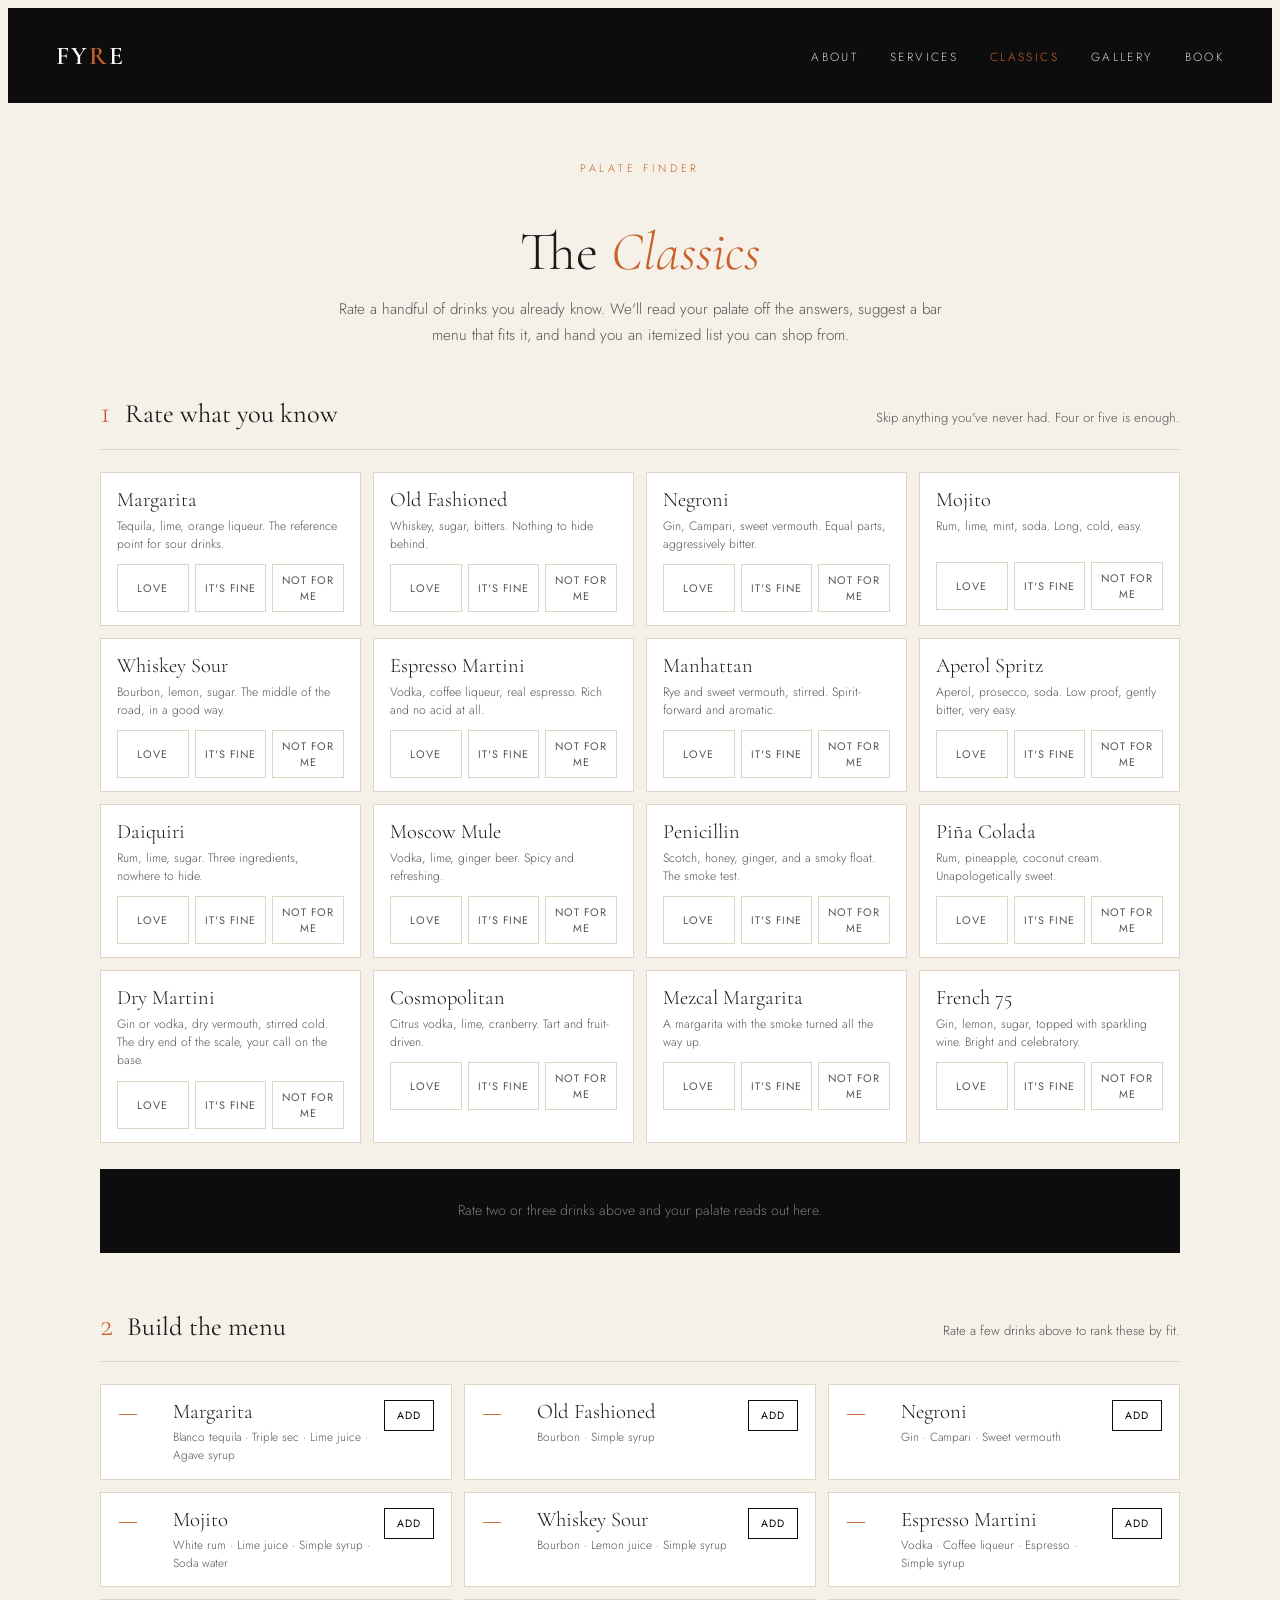
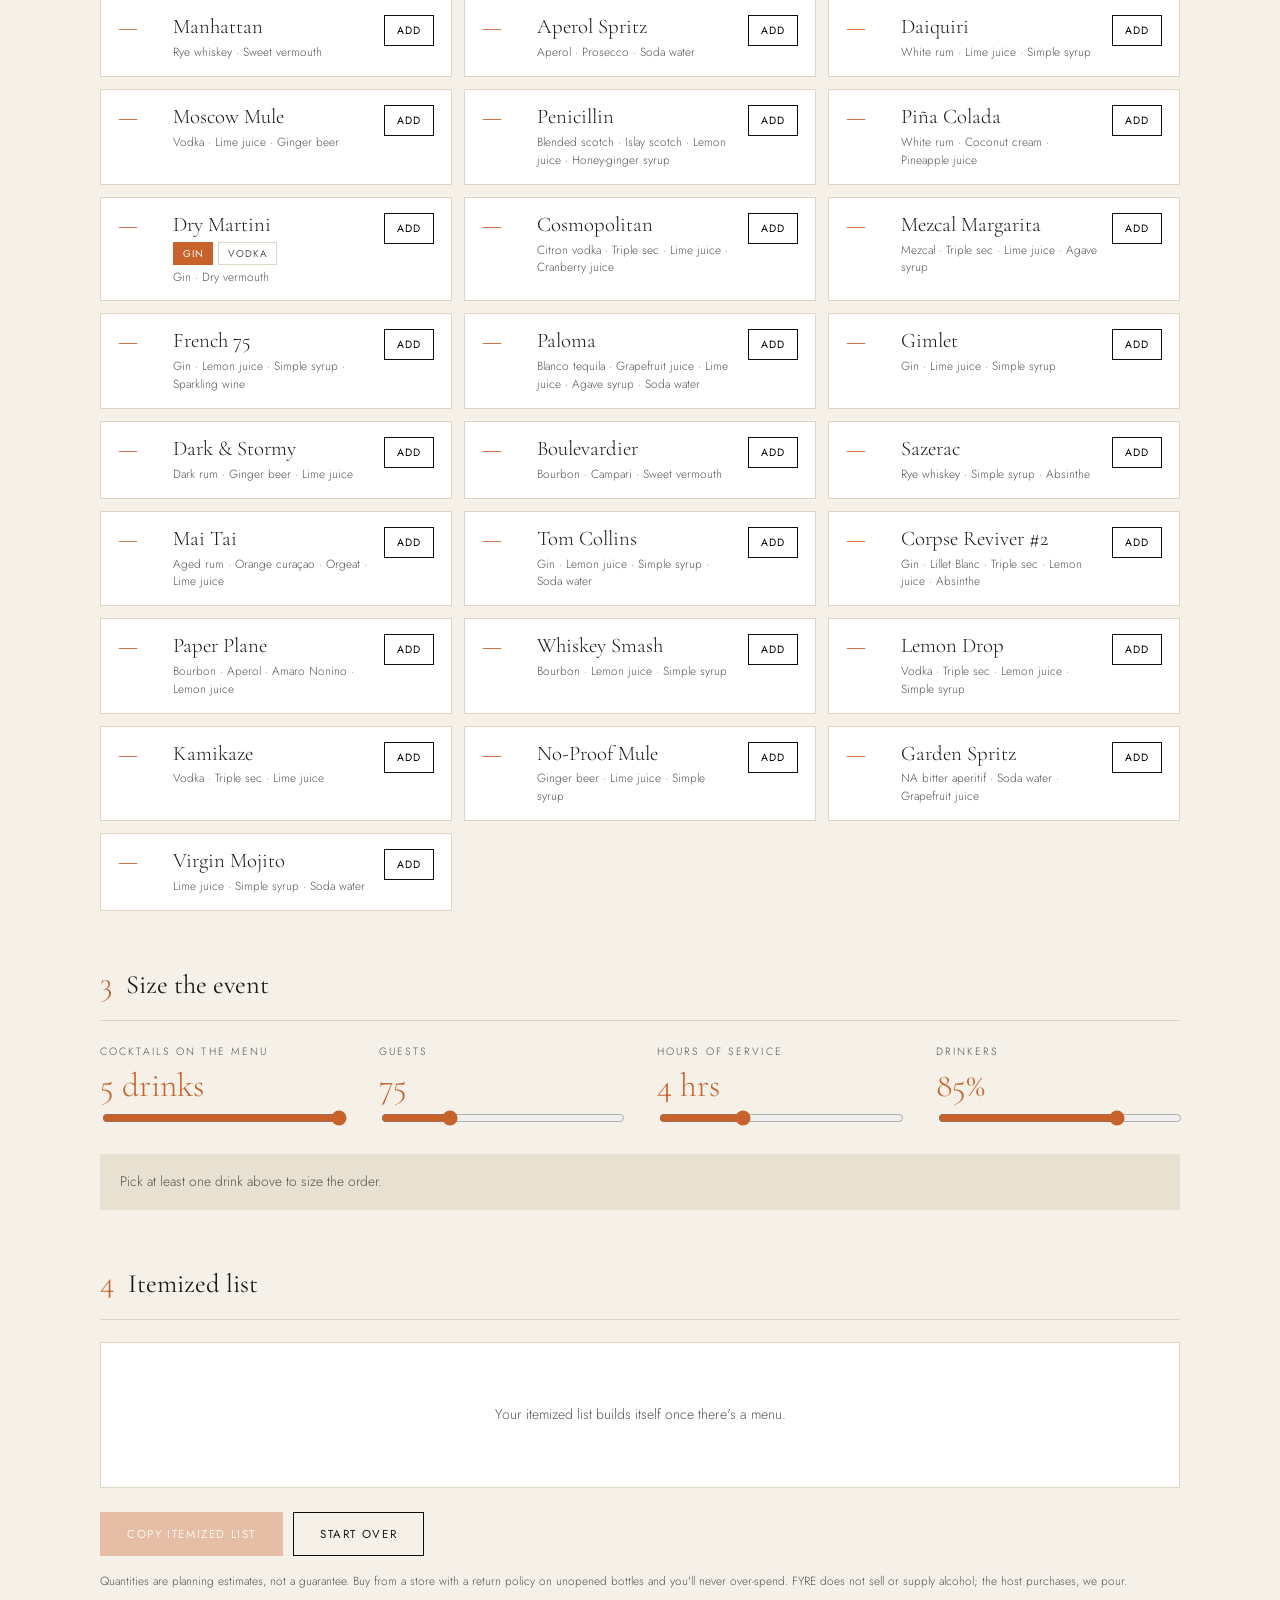
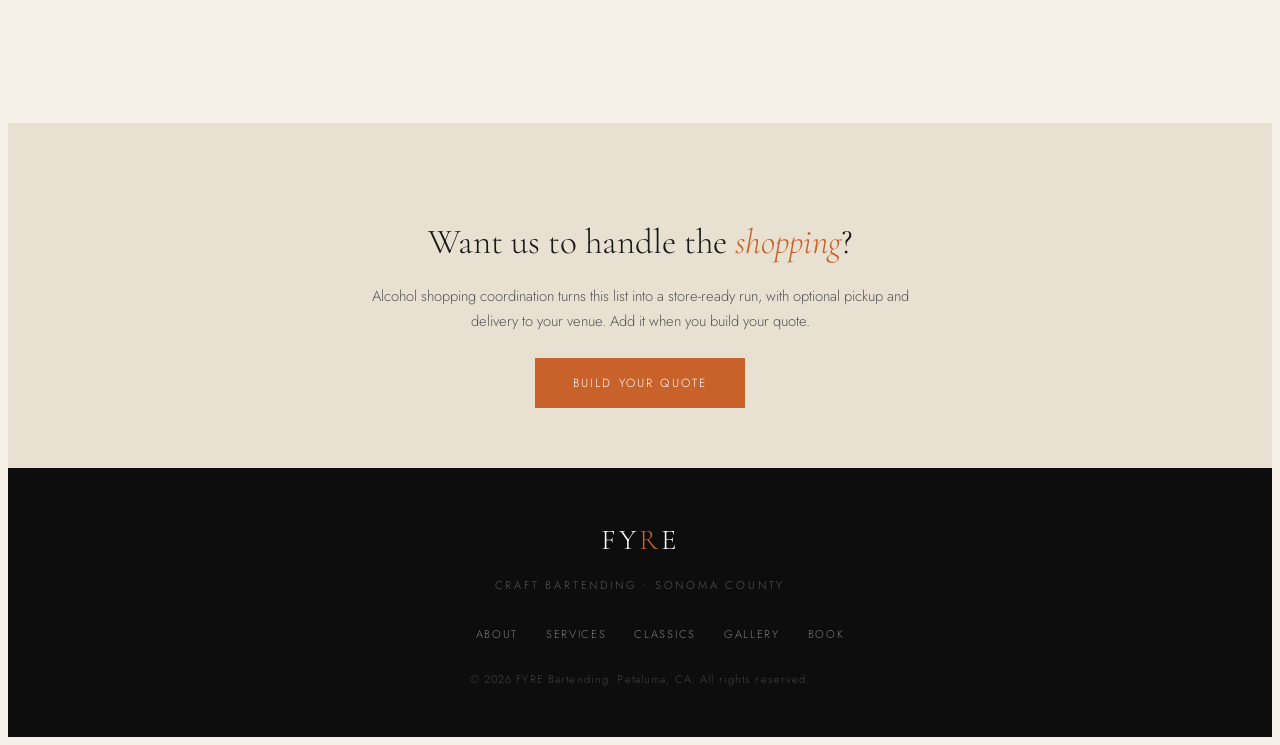
<file: classics/index.html>
<!DOCTYPE html>
<html lang="en">
<head>
<meta charset="UTF-8">
<meta name="viewport" content="width=device-width, initial-scale=1.0">
<title>FYRE Bartending – Classics &amp; Palate Finder</title>
<meta name="description" content="Rate a few classic cocktails, get a read on your palate, and turn it into an itemized bar menu and shopping list for your event.">
<link rel="canonical" href="https://fyre-bar.com/classics">
<meta property="og:type" content="website">
<meta property="og:url" content="https://fyre-bar.com/classics">
<meta property="og:site_name" content="FYRE Bartending">
<meta property="og:title" content="Classics &amp; Palate Finder — FYRE Bartending">
<meta property="og:description" content="Rate a few classics, get a read on your palate, and turn it into an itemized bar menu and shopping list.">
<meta property="og:image" content="https://fyre-bar.com/images/gallery-1.jpg">
<meta name="twitter:card" content="summary_large_image">
<meta name="twitter:title" content="Classics &amp; Palate Finder — FYRE Bartending">
<meta name="twitter:description" content="Rate a few classics, get a read on your palate, and turn it into an itemized bar menu and shopping list.">
<meta name="twitter:image" content="https://fyre-bar.com/images/gallery-1.jpg">
<link rel="preconnect" href="https://fonts.googleapis.com">
<link rel="preconnect" href="https://fonts.gstatic.com" crossorigin>
<link href="https://fonts.googleapis.com/css2?family=Cormorant+Garamond:ital,wght@0,300;0,400;0,600;1,300;1,400&family=Jost:wght@300;400;500&display=swap" rel="stylesheet">
<style>
  , :before, *:after { box-sizing: border-box; margin: 0; padding: 0; }
  :root {
    --black:#0d0d0d; --charcoal:#1a1a1a; --ember:#c8622a; --ember-lt:#e07a42;
    --cream:#f5f0e8; --cream-dk:#e8e0d0; --white:#fff;
    --text-dark:#1a1a1a; --text-mid:#555; --border:#ded5c4;
    --green:#2a7a4b; --red:#a33a2a;
    --font-head:'Cormorant Garamond', Georgia, serif;
    --font-body:'Jost', Helvetica, Arial, sans-serif;
  }
  html { scroll-behavior: smooth; }
  body { font-family: var(--font-body); font-weight: 300; color: var(--text-dark);
         background: var(--cream); line-height: 1.7; min-height: 100vh; }
  a { color: inherit; text-decoration: none; }
  :focus-visible { outline: 2px solid var(--ember); outline-offset: 2px; }
  .site-nav { background: var(--black); display: flex; align-items: center;
              justify-content: space-between; padding: 18px 48px; }
  .nav-logo { font-family: var(--font-head); font-size: 1.6rem; font-weight: 600;
              color: var(--white); letter-spacing: 0.08em; }
  .nav-logo span { color: var(--ember); }
  .nav-links { list-style: none; display: flex; gap: 32px; }
  .nav-links a { font-size: 0.74rem; letter-spacing: 0.2em; text-transform: uppercase;
                 color: rgba(255,255,255,0.82); transition: color 0.25s; }
  .nav-links a:hover { color: var(--ember-lt); }
  .nav-links a.current { color: var(--ember); }
  .page-intro { text-align: center; padding: 56px 24px 0; }
  .page-eyebrow { font-size: 0.68rem; letter-spacing: 0.35em; text-transform: uppercase;
                  color: var(--ember); margin-bottom: 14px; }
  .page-title { font-family: var(--font-head); font-size: 3.4rem; font-weight: 300;
                line-height: 1.1; margin-bottom: 14px; }
  .page-title em { font-style: italic; color: var(--ember); }
  .page-sub { font-size: 0.95rem; color: var(--text-mid); max-width: 640px; margin: 0 auto; }
  .wrap { max-width: 1080px; margin: 0 auto; padding: 44px 24px 80px; }
  .step { margin-bottom: 52px; }
  .step-head { display: flex; align-items: baseline; gap: 14px;
               border-bottom: 1px solid var(--border); padding-bottom: 12px; margin-bottom: 22px; }
  .step-num { font-family: var(--font-head); font-size: 2rem; color: var(--ember); line-height: 1; }
  .step-title { font-family: var(--font-head); font-size: 1.65rem; font-weight: 400; }
  .step-note { font-size: 0.82rem; color: var(--text-mid); margin-left: auto; text-align: right; }
  .rate-grid { display: grid; grid-template-columns: repeat(auto-fill, minmax(252px,1fr)); gap: 12px; }
  .rate-card { background: var(--white); border: 1px solid var(--border); padding: 15px 16px 13px; }
  .rate-card.rated-yes { border-color: var(--green); }
  .rate-card.rated-no  { border-color: var(--border); opacity: 0.6; }
  .rate-name { font-family: var(--font-head); font-size: 1.28rem; line-height: 1.2; }
  .rate-desc { font-size: 0.76rem; color: var(--text-mid); line-height: 1.5; margin: 4px 0 11px; min-height: 34px; }
  .rate-btns { display: flex; gap: 6px; }
  .rate-btn { font-family: var(--font-body); font-size: 0.68rem; letter-spacing: 0.1em;
              text-transform: uppercase; flex: 1; padding: 7px 4px; cursor: pointer;
              border: 1px solid var(--border); background: transparent; color: var(--text-mid);
              transition: all 0.18s; }
  .rate-btn:hover { border-color: var(--text-dark); color: var(--text-dark); }
  .rate-btn.on-love  { background: var(--green); border-color: var(--green); color: #fff; }
  .rate-btn.on-ok    { background: var(--charcoal); border-color: var(--charcoal); color: #fff; }
  .rate-btn.on-no    { background: var(--red); border-color: var(--red); color: #fff; }
  .profile-box { background: var(--black); color: var(--white); padding: 30px 32px; margin-top: 26px; }
  .profile-empty { color: rgba(255,255,255,0.45); font-size: 0.88rem; text-align: center; }
  .profile-read { font-family: var(--font-head); font-size: 1.5rem; font-weight: 300;
                  line-height: 1.4; margin-bottom: 22px; }
  .profile-read em { font-style: italic; color: var(--ember-lt); }
  .axis { display: grid; grid-template-columns: 96px 1fr 96px; align-items: center;
          gap: 12px; margin-bottom: 9px; }
  .axis-label { font-size: 0.64rem; letter-spacing: 0.16em; text-transform: uppercase;
                color: rgba(255,255,255,0.45); }
  .axis-label.r { text-align: right; }
  .axis-track { height: 4px; background: rgba(255,255,255,0.14); position: relative; }
  .axis-fill { position: absolute; top: -3px; width: 10px; height: 10px;
               background: var(--ember); transform: translateX(-50%); transition: left 0.35s; }
  .pick-list { display: grid; grid-template-columns: repeat(auto-fill, minmax(300px,1fr)); gap: 12px; }
  .pick { background: var(--white); border: 1px solid var(--border); padding: 15px 17px;
          display: flex; gap: 13px; align-items: flex-start; }
  .pick.on { border-color: var(--ember); background: #fffaf5; }
  .pick-fit { font-family: var(--font-head); font-size: 1.5rem; color: var(--ember);
              line-height: 1; min-width: 42px; }
  .pick-body { flex: 1; }
  .pick-name { font-family: var(--font-head); font-size: 1.3rem; line-height: 1.2; }
  .pick-variant { display: flex; gap: 5px; margin: 4px 0 2px; }
  .variant-btn { font-family: var(--font-body); font-size: 0.62rem; letter-spacing: 0.08em;
                 text-transform: uppercase; padding: 3px 9px; cursor: pointer;
                 border: 1px solid var(--border); background: transparent; color: var(--text-mid);
                 transition: all 0.18s; }
  .variant-btn:hover { border-color: var(--ember); color: var(--ember); }
  .variant-btn.on { background: var(--ember); border-color: var(--ember); color: #fff; }
  .pick-spec { font-size: 0.74rem; color: var(--text-mid); line-height: 1.5; margin-top: 3px; }
  .pick-why { font-size: 0.68rem; letter-spacing: 0.1em; text-transform: uppercase;
              color: var(--ember); margin-top: 6px; }
  .pick-btn { font-family: var(--font-body); font-size: 0.66rem; letter-spacing: 0.1em;
              text-transform: uppercase; padding: 7px 12px; cursor: pointer;
              border: 1px solid var(--black); background: transparent; white-space: nowrap;
              transition: all 0.2s; }
  .pick-btn:hover { background: var(--black); color: #fff; }
  .pick-btn.added { background: var(--ember); border-color: var(--ember); color: #fff; }
  .size-row { display: flex; gap: 34px; flex-wrap: wrap; align-items: flex-end; }
  .size-field { flex: 1; min-width: 210px; }
  .size-label { font-size: 0.66rem; letter-spacing: 0.2em; text-transform: uppercase;
                color: var(--text-mid); margin-bottom: 8px; }
  .size-val { font-family: var(--font-head); font-size: 2.1rem; color: var(--ember); line-height: 1; }
  input[type=range] { width: 100%; accent-color: var(--ember); margin-top: 8px; }
  .size-out { background: var(--cream-dk); padding: 16px 20px; font-size: 0.86rem;
              color: var(--text-mid); margin-top: 20px; }
  .size-out strong { color: var(--text-dark); font-weight: 500; }
  .sheet { background: var(--white); border: 1px solid var(--border); padding: 30px 32px; }
  .sheet-sec { margin-bottom: 26px; }
  .sheet-sec:last-child { margin-bottom: 0; }
  .sheet-h { font-size: 0.66rem; letter-spacing: 0.22em; text-transform: uppercase;
             color: var(--ember); border-bottom: 1px solid var(--border);
             padding-bottom: 7px; margin-bottom: 11px; }
  .line { display: flex; justify-content: space-between; gap: 16px; font-size: 0.86rem;
          padding: 3px 0; }
  .line-qty { color: var(--text-mid); white-space: nowrap; }
  .line-sub { font-size: 0.72rem; color: var(--text-mid); }
  .sheet-empty { color: var(--text-mid); font-size: 0.88rem; text-align: center; padding: 30px 0; }
  .sheet-actions { display: flex; gap: 10px; margin-top: 24px; flex-wrap: wrap; }
  .btn { font-family: var(--font-body); font-size: 0.72rem; letter-spacing: 0.14em;
         text-transform: uppercase; padding: 13px 26px; cursor: pointer;
         border: 1px solid var(--ember); background: var(--ember); color: #fff;
         transition: background 0.2s; }
  .btn:hover { background: var(--ember-lt); border-color: var(--ember-lt); }
  .btn.ghost { background: transparent; color: var(--text-dark); border-color: var(--black); }
  .btn.ghost:hover { background: var(--black); color: #fff; }
  .btn[disabled] { opacity: 0.35; cursor: not-allowed; }
  .disclaim { font-size: 0.74rem; color: var(--text-mid); margin-top: 16px; line-height: 1.6; }
  .cta { background: var(--cream-dk); text-align: center; padding: 60px 24px; }
  .cta-title { font-family: var(--font-head); font-size: 2.2rem; font-weight: 300; margin-bottom: 12px; }
  .cta-title em { font-style: italic; color: var(--ember); }
  .cta-sub { font-size: 0.92rem; color: var(--text-mid); max-width: 540px; margin: 0 auto 24px; }
  .cta-btn { display: inline-block; font-size: 0.74rem; letter-spacing: 0.18em;
             text-transform: uppercase; padding: 15px 38px; background: var(--ember);
             color: #fff; transition: background 0.25s; }
  .cta-btn:hover { background: var(--ember-lt); }
  footer { background: var(--black); padding: 48px 24px; text-align: center; }
  .footer-logo { font-family: var(--font-head); font-size: 1.8rem; font-weight: 300;
                 color: #fff; letter-spacing: 0.1em; margin-bottom: 10px; }
  .footer-logo span { color: var(--ember); }
  .footer-tagline { font-size: 0.7rem; letter-spacing: 0.25em; text-transform: uppercase;
                    color: rgba(255,255,255,0.3); margin-bottom: 24px; }
  .footer-links { display: flex; justify-content: center; gap: 28px; list-style: none;
                  margin-bottom: 24px; flex-wrap: wrap; }
  .footer-links a { font-size: 0.7rem; letter-spacing: 0.15em; text-transform: uppercase;
                    color: rgba(255,255,255,0.45); transition: color 0.25s; }
  .footer-links a:hover { color: var(--ember); }
  .footer-copy { font-size: 0.7rem; color: rgba(255,255,255,0.22); letter-spacing: 0.1em; }
  .toast { position: fixed; left: 50%; bottom: 28px; transform: translateX(-50%) translateY(20px);
           background: var(--black); color: #fff; padding: 13px 24px; font-size: 0.8rem;
           z-index: 90; opacity: 0; pointer-events: none; transition: opacity .25s, transform .25s; }
  .toast.show { opacity: 1; transform: translateX(-50%) translateY(0); }
  @media (max-width: 760px) {
    .site-nav { padding: 14px 20px; flex-direction: column; gap: 12px; }
    .nav-links { gap: 18px; flex-wrap: wrap; justify-content: center; }
    .page-title { font-size: 2.4rem; }
    .step-head { flex-wrap: wrap; }
    .step-note { margin-left: 0; width: 100%; text-align: left; }
    .rate-grid, .pick-list { grid-template-columns: 1fr; }
    .sheet { padding: 22px 18px; }
    .axis { grid-template-columns: 74px 1fr 74px; gap: 8px; }
    .axis-label { font-size: 0.58rem; }
  }
  @media (prefers-reduced-motion: reduce) { * { transition: none !important; } html { scroll-behavior: auto; } }
</style>
<link rel="stylesheet" href="/assets/mobile-nav.css">
</head>
<body>
<nav class="site-nav">
  <a href="/" class="nav-logo">FY<span>R</span>E</a>
  <ul class="nav-links">
    <li><a href="/#about">About</a></li>
    <li><a href="/#services">Services</a></li>
    <li><a href="/classics" class="current">Classics</a></li>
    <li><a href="/#gallery">Gallery</a></li>
    <li><a href="/book">Book</a></li>
  </ul>
</nav>
<section class="page-intro">
  <div class="page-eyebrow">Palate Finder</div>
  <h1 class="page-title">The <em>Classics</em></h1>
  <p class="page-sub">
    Rate a handful of drinks you already know. We'll read your palate off the answers,
    suggest a bar menu that fits it, and hand you an itemized list you can shop from.
  </p>
</section>
<div class="wrap">
  <section class="step">
    <div class="step-head">
      <span class="step-num">1</span>
      <span class="step-title">Rate what you know</span>
      <span class="step-note">Skip anything you've never had. Four or five is enough.</span>
    </div>
    <div class="rate-grid" id="rate-grid"></div>
    <div class="profile-box" id="profile-box"></div>
  </section>
  <section class="step">
    <div class="step-head">
      <span class="step-num">2</span>
      <span class="step-title">Build the menu</span>
      <span class="step-note" id="menu-note">Ranked by fit. Most events run four to six.</span>
    </div>
    <div class="pick-list" id="pick-list"></div>
  </section>
  <section class="step">
    <div class="step-head">
      <span class="step-num">3</span>
      <span class="step-title">Size the event</span>
    </div>
    <div class="size-row">
      <div class="size-field">
        <div class="size-label">Cocktails on the menu</div>
        <div class="size-val" id="m-val">5 drinks</div>
        <input type="range" id="m-slider" min="2" max="5" step="1" value="5"
               oninput="setMenuSize(this.value)" aria-label="Number of cocktails on the menu">
      </div>
      <div class="size-field">
        <div class="size-label">Guests</div>
        <div class="size-val" id="g-val">75</div>
        <input type="range" id="g-slider" min="10" max="250" step="5" value="75"
               oninput="setSize('guests', this.value)" aria-label="Guest count">
      </div>
      <div class="size-field">
        <div class="size-label">Hours of service</div>
        <div class="size-val" id="h-val">4 hrs</div>
        <input type="range" id="h-slider" min="2" max="8" step="1" value="4"
               oninput="setSize('hours', this.value)" aria-label="Hours of service">
      </div>
      <div class="size-field">
        <div class="size-label">Drinkers</div>
        <div class="size-val" id="d-val">85%</div>
        <input type="range" id="d-slider" min="40" max="100" step="5" value="85"
               oninput="setSize('drinkPct', this.value)" aria-label="Share of guests drinking">
      </div>
    </div>
    <div class="size-out" id="size-out"></div>
  </section>
  <section class="step">
    <div class="step-head">
      <span class="step-num">4</span>
      <span class="step-title">Itemized list</span>
    </div>
    <div class="sheet" id="sheet"></div>
    <div class="sheet-actions">
      <button class="btn" id="copy-btn" onclick="copySheet()">Copy itemized list</button>
      <button class="btn ghost" onclick="resetAll()">Start over</button>
    </div>
    <p class="disclaim">
      Quantities are planning estimates, not a guarantee. Buy from a store with a return
      policy on unopened bottles and you'll never over-spend. FYRE does not sell or supply
      alcohol; the host purchases, we pour.
    </p>
  </section>
</div>
<section class="cta">
  <h2 class="cta-title">Want us to handle the <em>shopping</em>?</h2>
  <p class="cta-sub">
    Alcohol shopping coordination turns this list into a store-ready run, with optional
    pickup and delivery to your venue. Add it when you build your quote.
  </p>
  <a href="/book" class="cta-btn">Build Your Quote</a>
</section>
<footer>
  <div class="footer-logo">FY<span>R</span>E</div>
  <p class="footer-tagline">Craft Bartending &bull; Sonoma County</p>
  <ul class="footer-links">
    <li><a href="/#about">About</a></li>
    <li><a href="/#services">Services</a></li>
    <li><a href="/classics">Classics</a></li>
    <li><a href="/#gallery">Gallery</a></li>
    <li><a href="/book">Book</a></li>
  </ul>
  <div class="footer-copy">&copy; 2026 FYRE Bartending. Petaluma, CA. All rights reserved.</div>
</footer>
<div class="toast" id="toast"></div>
<script>
var DRINKS = [
  { n:"Margarita", diag:1, s:"Tequila", ax:[4,9,5,1,0], glass:"Rocks",
    d:"Tequila, lime, orange liqueur. The reference point for sour drinks.",
    ing:[["Blanco tequila",2,"spirit"],["Triple sec",0.75,"liqueur"],["Lime juice",1,"lime"],["Agave syrup",0.25,"syrup"],["Lime wedge",1,"garnish"]] },
  { n:"Old Fashioned", diag:1, s:"Whiskey", ax:[3,1,9,3,1], glass:"Rocks",
    d:"Whiskey, sugar, bitters. Nothing to hide behind.",
    ing:[["Bourbon",2,"spirit"],["Simple syrup",0.25,"syrup"],["Angostura bitters",0,"bitters"],["Orange peel",1,"garnish"]] },
  { n:"Negroni", diag:1, s:"Gin", ax:[3,1,8,9,0], glass:"Rocks",
    d:"Gin, Campari, sweet vermouth. Equal parts, aggressively bitter.",
    ing:[["Gin",1,"spirit"],["Campari",1,"liqueur"],["Sweet vermouth",1,"wine"],["Orange peel",1,"garnish"]] },
  { n:"Mojito", diag:1, s:"Rum", ax:[6,7,4,0,0], glass:"Collins",
    d:"Rum, lime, mint, soda. Long, cold, easy.",
    ing:[["White rum",2,"spirit"],["Lime juice",0.75,"lime"],["Simple syrup",0.75,"syrup"],["Soda water",2,"mixer"],["Mint sprig",1,"garnish"]] },
  { n:"Whiskey Sour", diag:1, s:"Whiskey", ax:[5,7,6,1,0], glass:"Rocks",
    d:"Bourbon, lemon, sugar. The middle of the road, in a good way.",
    ing:[["Bourbon",2,"spirit"],["Lemon juice",0.75,"lemon"],["Simple syrup",0.75,"syrup"],["Angostura bitters",0,"bitters"]] },
  { n:"Espresso Martini", diag:1, s:"Vodka", ax:[7,0,7,4,0], glass:"Coupe",
    d:"Vodka, coffee liqueur, real espresso. Rich and no acid at all.",
    ing:[["Vodka",1.5,"spirit"],["Coffee liqueur",0.75,"liqueur"],["Espresso",1,"juice"],["Simple syrup",0.25,"syrup"]] },
  { n:"Manhattan", diag:1, s:"Whiskey", ax:[4,0,9,3,0], glass:"Coupe",
    d:"Rye and sweet vermouth, stirred. Spirit-forward and aromatic.",
    ing:[["Rye whiskey",2,"spirit"],["Sweet vermouth",1,"wine"],["Angostura bitters",0,"bitters"],["Brandied cherry",1,"garnish"]] },
  { n:"Aperol Spritz", diag:1, s:"Aperitif", ax:[6,3,2,5,0], glass:"Wine",
    d:"Aperol, prosecco, soda. Low proof, gently bitter, very easy.",
    ing:[["Aperol",2,"liqueur"],["Prosecco",3,"wine"],["Soda water",1,"mixer"],["Orange slice",1,"garnish"]] },
  { n:"Daiquiri", diag:1, s:"Rum", ax:[4,8,6,0,0], glass:"Coupe",
    d:"Rum, lime, sugar. Three ingredients, nowhere to hide.",
    ing:[["White rum",2,"spirit"],["Lime juice",0.75,"lime"],["Simple syrup",0.75,"syrup"]] },
  { n:"Moscow Mule", diag:1, s:"Vodka", ax:[5,5,4,0,0], glass:"Mug",
    d:"Vodka, lime, ginger beer. Spicy and refreshing.",
    ing:[["Vodka",2,"spirit"],["Lime juice",0.5,"lime"],["Ginger beer",4,"mixer"],["Lime wedge",1,"garnish"]] },
  { n:"Penicillin", diag:1, s:"Scotch", ax:[4,6,7,1,8], glass:"Rocks",
    d:"Scotch, honey, ginger, and a smoky float. The smoke test.",
    ing:[["Blended scotch",2,"spirit"],["Islay scotch",0.25,"spirit"],["Lemon juice",0.75,"lemon"],["Honey-ginger syrup",0.75,"syrup"],["Candied ginger",1,"garnish"]] },
  { n:"Piña Colada", diag:1, s:"Rum", ax:[9,2,4,0,0], glass:"Hurricane",
    d:"Rum, pineapple, coconut cream. Unapologetically sweet.",
    ing:[["White rum",2,"spirit"],["Coconut cream",1.5,"dairy"],["Pineapple juice",2,"juice"],["Pineapple wedge",1,"garnish"]] },
  { n:"Dry Martini", diag:1, s:"Gin", ax:[1,1,10,2,0], glass:"Coupe",
    d:"Gin or vodka, dry vermouth, stirred cold. The dry end of the scale, your call on the base.",
    variantDefault:"gin",
    variants:{
      gin:  [["Gin",2.5,"spirit"],["Dry vermouth",0.5,"wine"],["Lemon twist or olive",1,"garnish"]],
      vodka:[["Vodka",2.5,"spirit"],["Dry vermouth",0.5,"wine"],["Lemon twist or olive",1,"garnish"]]
    } },
  { n:"Cosmopolitan", diag:1, s:"Vodka", ax:[5,7,5,0,0], glass:"Coupe",
    d:"Citrus vodka, lime, cranberry. Tart and fruit-driven.",
    ing:[["Citron vodka",1.5,"spirit"],["Triple sec",0.5,"liqueur"],["Lime juice",0.5,"lime"],["Cranberry juice",1,"juice"],["Lime wheel",1,"garnish"]] },
  { n:"Mezcal Margarita", diag:1, s:"Mezcal", ax:[4,8,6,1,9], glass:"Rocks",
    d:"A margarita with the smoke turned all the way up.",
    ing:[["Mezcal",2,"spirit"],["Triple sec",0.75,"liqueur"],["Lime juice",1,"lime"],["Agave syrup",0.25,"syrup"],["Chile salt",0,"garnish"]] },
  { n:"French 75", diag:1, s:"Gin", ax:[4,7,5,0,0], glass:"Flute",
    d:"Gin, lemon, sugar, topped with sparkling wine. Bright and celebratory.",
    ing:[["Gin",1,"spirit"],["Lemon juice",0.5,"lemon"],["Simple syrup",0.5,"syrup"],["Sparkling wine",3,"wine"],["Lemon twist",1,"garnish"]] },
  { n:"Paloma", diag:0, s:"Tequila", ax:[4,8,4,2,0], glass:"Collins",
    d:"Tequila and fresh grapefruit. Batches well, disappears fast.",
    ing:[["Blanco tequila",2,"spirit"],["Grapefruit juice",2,"grapefruit"],["Lime juice",0.5,"lime"],["Agave syrup",0.25,"syrup"],["Soda water",1,"mixer"]] },
  { n:"Gimlet", diag:0, s:"Gin", ax:[3,8,6,0,0], glass:"Coupe",
    d:"Gin, lime, sugar. Clean and sharp.",
    ing:[["Gin",2,"spirit"],["Lime juice",0.75,"lime"],["Simple syrup",0.75,"syrup"],["Lime wheel",1,"garnish"]] },
  { n:"Dark & Stormy", diag:0, s:"Rum", ax:[5,3,5,0,0], glass:"Collins",
    d:"Dark rum floated over ginger beer. Two ingredients, big flavor.",
    ing:[["Dark rum",2,"spirit"],["Ginger beer",4,"mixer"],["Lime juice",0.5,"lime"],["Lime wedge",1,"garnish"]] },
  { n:"Boulevardier", diag:0, s:"Whiskey", ax:[3,0,9,8,0], glass:"Rocks",
    d:"A Negroni built on bourbon. Richer, rounder, still bitter.",
    ing:[["Bourbon",1.25,"spirit"],["Campari",1,"liqueur"],["Sweet vermouth",1,"wine"],["Orange peel",1,"garnish"]] },
  { n:"Sazerac", diag:0, s:"Whiskey", ax:[3,1,9,4,1], glass:"Rocks",
    d:"Rye, sugar, Peychaud's, absinthe rinse. Strong and aromatic.",
    ing:[["Rye whiskey",2,"spirit"],["Simple syrup",0.25,"syrup"],["Absinthe",0.1,"spirit"],["Peychaud's bitters",0,"bitters"],["Lemon peel",1,"garnish"]] },
  { n:"Mai Tai", diag:0, s:"Rum", ax:[6,6,6,0,0], glass:"Rocks",
    d:"Aged rum, orgeat, curaçao, lime. Nutty and tropical, not sugary.",
    ing:[["Aged rum",2,"spirit"],["Orange curaçao",0.5,"liqueur"],["Orgeat",0.5,"syrup"],["Lime juice",0.75,"lime"],["Mint sprig",1,"garnish"]] },
  { n:"Tom Collins", diag:0, s:"Gin", ax:[5,7,4,0,0], glass:"Collins",
    d:"Gin, lemon, sugar, soda. The original tall refresher.",
    ing:[["Gin",2,"spirit"],["Lemon juice",0.75,"lemon"],["Simple syrup",0.75,"syrup"],["Soda water",3,"mixer"],["Lemon wheel",1,"garnish"]] },
  { n:"Corpse Reviver #2", diag:0, s:"Gin", ax:[4,7,6,2,0], glass:"Coupe",
    d:"Gin, Lillet, orange liqueur, lemon, an absinthe rinse. Bright and a little dangerous.",
    ing:[["Gin",0.75,"spirit"],["Lillet Blanc",0.75,"wine"],["Triple sec",0.75,"liqueur"],["Lemon juice",0.75,"lemon"],["Absinthe",0.1,"spirit"]] },
  { n:"Paper Plane", diag:0, s:"Whiskey", ax:[4,6,6,7,0], glass:"Coupe",
    d:"Bourbon, Aperol, amaro, lemon. Bitter and citrus in balance.",
    ing:[["Bourbon",0.75,"spirit"],["Aperol",0.75,"liqueur"],["Amaro Nonino",0.75,"liqueur"],["Lemon juice",0.75,"lemon"]] },
  { n:"Whiskey Smash", diag:0, s:"Whiskey", ax:[4,5,7,0,0], glass:"Rocks",
    d:"Bourbon, muddled lemon, mint, sugar. A julep and a whiskey sour meeting in the middle.",
    ing:[["Bourbon",2,"spirit"],["Lemon juice",0.75,"lemon"],["Simple syrup",0.75,"syrup"],["Mint sprig",1,"garnish"]] },
  { n:"Lemon Drop", diag:0, s:"Vodka", ax:[7,7,4,0,0], glass:"Coupe",
    d:"Vodka, lemon, sugar rim. Sweet-tart and easy to like.",
    ing:[["Vodka",2,"spirit"],["Triple sec",0.5,"liqueur"],["Lemon juice",0.75,"lemon"],["Simple syrup",0.5,"syrup"],["Sugar rim",1,"garnish"]] },
  { n:"Kamikaze", diag:0, s:"Vodka", ax:[4,7,6,0,0], glass:"Rocks",
    d:"Vodka, orange liqueur, lime. A shot's worth of citrus and spirit.",
    ing:[["Vodka",1.5,"spirit"],["Triple sec",1,"liqueur"],["Lime juice",1,"lime"]] },
  { n:"No-Proof Mule", diag:0, s:"Zero-proof", ax:[5,6,0,0,0], glass:"Mug", zp:1,
    d:"Ginger beer, lime, bitters. The zero-proof drink people actually finish.",
    ing:[["Ginger beer",5,"mixer"],["Lime juice",0.75,"lime"],["Simple syrup",0.25,"syrup"],["Lime wedge",1,"garnish"]] },
  { n:"Garden Spritz", diag:0, s:"Zero-proof", ax:[4,6,0,3,0], glass:"Wine", zp:1,
    d:"Non-alcoholic aperitif, soda, grapefruit. Bitter enough to read as a real drink.",
    ing:[["NA bitter aperitif",2,"liqueur"],["Soda water",3,"mixer"],["Grapefruit juice",1,"grapefruit"],["Orange slice",1,"garnish"]] },
  { n:"Virgin Mojito", diag:0, s:"Zero-proof", ax:[5,6,0,0,0], glass:"Collins", zp:1,
    d:"Muddled mint, lime, soda. The mocktail people actually order twice.",
    ing:[["Lime juice",0.75,"lime"],["Simple syrup",0.75,"syrup"],["Soda water",4,"mixer"],["Mint sprig",1,"garnish"]] }
];
var OZ_PER_BOTTLE = 25.36;
var OZ_PER_QUART  = 32;
var OZ_PER_LITER  = 33.8;
var FIRST_HOUR    = 2;
var LATER_HOURS   = 1;
var JUICE_YIELD   = { lime: 1.0, lemon: 1.5, orange: 2.5, grapefruit: 5.0 };
var GARNISH_PER_FRUIT = 8;
var MAX_MENU      = 5;
var AXES = [
  { key:0, left:"Dry",        right:"Sweet" },
  { key:1, left:"No acid",    right:"Citrus-led" },
  { key:2, left:"Sessionable",right:"Spirit-forward" },
  { key:3, left:"No bitter",  right:"Bitter-loving" },
  { key:4, left:"No smoke",   right:"Smoky" }
];
var state = {
  ratings: {},
  menu: [],
  guests: 75, hours: 4, drinkPct: 85,
  menuSize: 5,
  touchedMenu: false,
  variant: {}
};
function esc(s){ return String(s).replace(/&/g,'&amp;').replace(/</g,'&lt;').replace(/>/g,'&gt;').replace(/"/g,'&quot;'); }
function q(s){ return "'" + String(s).replace(/\\/g,'\\\\').replace(/'/g,"\\'") + "'"; }
function find(n){ for(var i=0;i<DRINKS.length;i++) if(DRINKS[i].n===n) return DRINKS[i]; return null; }
function ingredientsFor(d){
  if(!d.variants) return d.ing;
  var choice = state.variant[d.n] || d.variantDefault;
  return d.variants[choice];
}
function toast(m){ var t=document.getElementById('toast'); t.textContent=m; t.classList.add('show');
  clearTimeout(t._t); t._t=setTimeout(function(){t.classList.remove('show');},2200); }
function renderRatings(){
  document.getElementById('rate-grid').innerHTML = DRINKS.filter(function(d){return d.diag;}).map(function(d){
    var r = state.ratings[d.n];
    var cls = r==='love' ? ' rated-yes' : r==='no' ? ' rated-no' : '';
    function b(val,label){
      return '<button class="rate-btn'+(r===val?' on-'+val:'')+'" onclick="rate('+q(d.n)+','+q(val)+')"'
           + ' aria-pressed="'+(r===val)+'">'+label+'</button>';
    }
    return '<div class="rate-card'+cls+'">'
         +   '<div class="rate-name">'+esc(d.n)+'</div>'
         +   '<div class="rate-desc">'+esc(d.d)+'</div>'
         +   '<div class="rate-btns">'+b('love','Love')+b('ok','It\'s fine')+b('no','Not for me')+'</div>'
         + '</div>';
  }).join('');
}
function rate(name,val){
  state.ratings[name] = state.ratings[name]===val ? undefined : val;
  if(state.ratings[name]===undefined) delete state.ratings[name];
  renderRatings(); renderProfile(); renderPicks(); renderSheet();
}
function profile(){
  var names = Object.keys(state.ratings);
  if(!names.length) return null;
  var sum=[0,0,0,0,0], wt=0;
  names.forEach(function(n){
    var d=find(n); if(!d) return;
    var r=state.ratings[n];
    var w = r==='love' ? 1 : r==='ok' ? 0.25 : 0.6;
    for(var a=0;a<5;a++){
      var v = r==='no' ? (10 - d.ax[a]) : d.ax[a];
      sum[a] += v*w;
    }
    wt += w;
  });
  if(!wt) return null;
  return sum.map(function(s){ return s/wt; });
}
function ratedCount(){ return Object.keys(state.ratings).length; }
function readout(p){
  var bits=[];
  bits.push(p[0]>6.2 ? 'a sweet tooth' : p[0]<3.8 ? 'a dry palate' : 'a balanced sweetness');
  if(p[1]>6.2) bits.push('citrus-driven');
  if(p[2]>6.8) bits.push('spirit-forward');
  else if(p[2]<4) bits.push('happier with something long and sessionable');
  if(p[3]>5.5) bits.push('genuinely comfortable with bitter');
  else if(p[3]<2.5) bits.push('bitter-averse');
  if(p[4]>5.5) bits.push('drawn to smoke');
  var last = bits.pop();
  return bits.length ? bits.join(', ') + ' and ' + last : last;
}
function renderProfile(){
  var box = document.getElementById('profile-box');
  var p = profile();
  if(!p){
    box.innerHTML = '<div class="profile-empty">Rate two or three drinks above and your palate reads out here.</div>';
    return;
  }
  var bars = AXES.map(function(a){
    return '<div class="axis">'
         +   '<span class="axis-label">'+a.left+'</span>'
         +   '<div class="axis-track"><div class="axis-fill" style="left:'+(p[a.key]*10)+'%"></div></div>'
         +   '<span class="axis-label r">'+a.right+'</span>'
         + '</div>';
  }).join('');
  var n = ratedCount();
  box.innerHTML = '<div class="profile-read">You read as <em>'+esc(readout(p))+'</em>.</div>'
                + bars
                + (n<3 ? '<div class="profile-empty" style="margin-top:16px">Rate a couple more for a sharper read.</div>' : '');
}
function fitScore(d,p){
  var dist=0;
  var weight=[1,1,1.1,1.2,1.4];
  for(var a=0;a<5;a++) dist += Math.pow((d.ax[a]-p[a])*weight[a], 2);
  dist = Math.sqrt(dist);
  var pct = Math.max(0, Math.min(100, Math.round(100 - dist*4.4)));
  return pct;
}
function whyFit(d,p){
  var why=[], names=['sweetness','citrus','strength','bitterness','smoke'];
  for(var a=0;a<5;a++) if(Math.abs(d.ax[a]-p[a])<1.4) why.push(names[a]);
  return why.length ? 'Matches on ' + why.slice(0,3).join(', ') : 'Rounds out the menu';
}
function ranked(){
  var p = profile();
  var list = DRINKS.slice();
  if(!p) return list.map(function(d){ return {d:d, fit:null, why:''}; });
  return list.map(function(d){ return {d:d, fit:fitScore(d,p), why:whyFit(d,p)}; })
             .sort(function(a,b){ return b.fit-a.fit; });
}
function renderPicks(){
  var rows = ranked();
  var p = profile();
  if(p && !state.touchedMenu){
    state.menu = rows.filter(function(r){ return !r.d.zp; })
                     .slice(0, Math.max(1, state.menuSize - 1))
                     .map(function(r){ return r.d.n; });
    var zp = rows.filter(function(r){ return r.d.zp; })[0];
    if(zp && state.menu.length < state.menuSize) state.menu.push(zp.d.n);
  }
  document.getElementById('menu-note').textContent = p
    ? state.menu.length + ' of ' + state.menuSize + ' chosen · ranked by fit'
    : 'Rate a few drinks above to rank these by fit.';
  document.getElementById('pick-list').innerHTML = rows.map(function(r){
    var on = state.menu.indexOf(r.d.n)!==-1;
    var spec = ingredientsFor(r.d).filter(function(i){return i[2]!=='bitters'&&i[2]!=='garnish';})
                      .map(function(i){return i[0];}).join(' · ');
    var variantRow = '';
    if(r.d.variants){
      var picked = state.variant[r.d.n] || r.d.variantDefault;
      variantRow = '<div class="pick-variant">'
        + Object.keys(r.d.variants).map(function(v){
            return '<button class="variant-btn'+(v===picked?' on':'')+'" '
                 + 'onclick="setVariant('+q(r.d.n)+','+q(v)+')" aria-pressed="'+(v===picked)+'">'
                 + esc(v.charAt(0).toUpperCase()+v.slice(1)) + '</button>';
          }).join('')
        + '</div>';
    }
    return '<div class="pick'+(on?' on':'')+'">'
         +   '<div class="pick-fit">'+(r.fit===null?'—':r.fit)+'</div>'
         +   '<div class="pick-body">'
         +     '<div class="pick-name">'+esc(r.d.n)+'</div>'
         +     variantRow
         +     '<div class="pick-spec">'+esc(spec)+'</div>'
         +     (r.fit===null?'':'<div class="pick-why">'+esc(r.why)+'</div>')
         +   '</div>'
         +   '<button class="pick-btn'+(on?' added':'')+'" onclick="toggleMenu('+q(r.d.n)+')">'
         +     (on?'On menu':'Add')+'</button>'
         + '</div>';
  }).join('');
}
function setVariant(name, choice){
  state.variant[name] = choice;
  renderPicks(); renderSheet();
}
function toggleMenu(n){
  state.touchedMenu = true;
  var i = state.menu.indexOf(n);
  if(i!==-1) state.menu.splice(i,1);
  else {
    if(state.menu.length>=MAX_MENU){ toast('Five drinks is plenty — pull one first.'); return; }
    state.menu.push(n);
  }
  state.menuSize = Math.max(2, state.menu.length);
  syncMenuSlider();
  renderPicks(); renderSheet();
}
function syncMenuSlider(){
  var sl = document.getElementById('m-slider');
  if(sl) sl.value = state.menuSize;
  var lb = document.getElementById('m-val');
  if(lb) lb.textContent = state.menuSize + ' drink' + (state.menuSize===1?'':'s');
}
function fitMenuToSize(){
  var rows = ranked();
  function fitOf(n){
    for(var i=0;i<rows.length;i++) if(rows[i].d.n===n) return rows[i].fit===null?0:rows[i].fit;
    return 0;
  }
  while(state.menu.length > state.menuSize){
    var worst=state.menu[0], worstFit=Infinity;
    state.menu.forEach(function(n){
      var f=fitOf(n);
      if(f<=worstFit){ worstFit=f; worst=n; }
    });
    state.menu.splice(state.menu.indexOf(worst),1);
  }
  for(var i=0;i<rows.length && state.menu.length<state.menuSize;i++){
    if(state.menu.indexOf(rows[i].d.n)===-1) state.menu.push(rows[i].d.n);
  }
}
function setMenuSize(v){
  state.menuSize = parseInt(v,10);
  syncMenuSlider();
  if(state.touchedMenu) fitMenuToSize();
  renderPicks(); renderSheet();
}
function setSize(key,val){
  state[key] = parseInt(val,10);
  document.getElementById('g-val').textContent = state.guests;
  document.getElementById('h-val').textContent = state.hours + ' hrs';
  document.getElementById('d-val').textContent = state.drinkPct + '%';
  renderSheet();
}
function totalDrinks(){
  var drinkers = Math.round(state.guests * state.drinkPct/100);
  return Math.ceil(drinkers * (FIRST_HOUR + (state.hours-1)*LATER_HOURS));
}
function servingsPerDrink(){
  var total = totalDrinks();
  var n = state.menu.length;
  if(!n) return {};
  var out = {}, base = Math.ceil(total/n);
  state.menu.forEach(function(name){ out[name] = base; });
  return out;
}
function buildList(){
  var per = servingsPerDrink();
  var acc = {};
  state.menu.forEach(function(name){
    var d = find(name); if(!d) return;
    var servings = per[name];
    ingredientsFor(d).forEach(function(i){
      var key = i[0]+'|'+i[2];
      acc[key] = (acc[key]||0) + i[1]*servings;
    });
  });
  var groups = { spirit:[], liqueur:[], wine:[], juice:[], syrup:[], mixer:[], dairy:[], bitters:[], garnish:[] };
  var fruit = { lime:0, lemon:0, orange:0, grapefruit:0 };
  Object.keys(acc).forEach(function(key){
    var parts = key.split('|'), name = parts[0], type = parts[1], oz = acc[key];
    if(type==='spirit'||type==='liqueur'||type==='wine'){
      var btl = Math.ceil(oz/OZ_PER_BOTTLE);
      groups[type].push({ n:name, qty: btl + (btl===1?' bottle':' bottles'), sub: Math.round(oz)+' oz poured' });
    } else if(JUICE_YIELD[type]){
      fruit[type] += oz;
    } else if(type==='juice'){
      groups.juice.push({ n:name, qty: Math.ceil(oz/OZ_PER_QUART)+' qt', sub: Math.round(oz)+' oz' });
    } else if(type==='syrup'){
      groups.syrup.push({ n:name, qty: Math.ceil(oz)+' oz', sub:'' });
    } else if(type==='mixer'){
      groups.mixer.push({ n:name, qty: Math.ceil(oz/OZ_PER_LITER)+' L', sub: Math.round(oz)+' oz' });
    } else if(type==='dairy'){
      groups.dairy.push({ n:name, qty: Math.ceil(oz)+' oz', sub:'' });
    } else if(type==='bitters'){
      groups.bitters.push({ n:name, qty:'1 bottle', sub:'' });
    } else if(type==='garnish'){
      groups.garnish.push({ n:name, qty: Math.ceil(oz)+'', sub:'' });
    }
  });
  Object.keys(fruit).forEach(function(f){
    if(!fruit[f]) return;
    var forJuice = Math.ceil(fruit[f]/JUICE_YIELD[f]);
    var garnishCount = groups.garnish
      .filter(function(g){ return g.n.toLowerCase().indexOf(f)!==-1; })
      .reduce(function(a,g){ return a + parseInt(g.qty,10); }, 0);
    var forGarnish = Math.ceil(garnishCount/GARNISH_PER_FRUIT);
    var total = forJuice + forGarnish;
    groups.juice.push({
      n: 'Fresh ' + f + 's',
      qty: total + (total===1?' piece':' pieces'),
      sub: Math.round(fruit[f]) + ' oz juice' + (forGarnish? ' + ' + forGarnish + ' for garnish' : '')
    });
  });
  Object.keys(groups).forEach(function(g){ groups[g].sort(function(a,b){ return a.n.localeCompare(b.n); }); });
  return { groups: groups, per: per };
}
function bottleCount(){
  if(!state.menu.length) return 0;
  var g = buildList().groups;
  return ['spirit','liqueur','wine'].reduce(function(sum,k){
    return sum + g[k].reduce(function(a,r){ return a + parseInt(r.qty,10); }, 0);
  }, 0);
}
function varietyNote(){
  if(state.menu.length === 5)
    return ' <br><br>At 5 cocktails you are near the practical limit for one bartender working '
         + 'a rail smoothly — this is where variety and bottle count balance out.';
  if(state.menu.length <= 2)
    return ' <br><br>Two cocktails batches beautifully and pours fast, though you may want '
         + 'beer and wine alongside it so there is something for everyone.';
  return '';
}
var SECTIONS = [
  ['spirit','Spirits'], ['liqueur','Liqueurs & aperitifs'], ['wine','Wine & vermouth'],
  ['juice','Juice & fresh produce'], ['syrup','Syrups'], ['mixer','Mixers & soda'],
  ['dairy','Dairy & cream'], ['bitters','Bitters'], ['garnish','Garnish (per-drink count)']
];
function renderSheet(){
  var host = document.getElementById('sheet');
  document.getElementById('size-out').innerHTML = state.menu.length
    ? 'About <strong>'+totalDrinks()+' drinks</strong> total — '
      + Math.round(state.guests*state.drinkPct/100)+' drinkers, '
      + FIRST_HOUR+' in the first hour and '+LATER_HOURS+' per hour after. '
      + 'Split across '+state.menu.length+' cocktail'+(state.menu.length===1?'':'s')
      + ', about <strong>'+Math.ceil(totalDrinks()/state.menu.length)+' servings each</strong>. '
      + 'Your bottle count comes to <strong>'+bottleCount()+'</strong>.'
      + varietyNote()
    : 'Pick at least one drink above to size the order.';
  document.getElementById('copy-btn').disabled = !state.menu.length;
  if(!state.menu.length){
    host.innerHTML = '<div class="sheet-empty">Your itemized list builds itself once there\'s a menu.</div>';
    return;
  }
  var built = buildList();
  var html = '<div class="sheet-sec"><div class="sheet-h">The menu</div>'
    + state.menu.map(function(n){
        var d = find(n);
        return '<div class="line"><span>'+esc(d.n)+' <span class="line-sub">'+esc(d.glass)+'</span></span>'
             + '<span class="line-qty">'+built.per[n]+' servings</span></div>';
      }).join('')
    + '</div>';
  SECTIONS.forEach(function(sec){
    var rows = built.groups[sec[0]];
    if(!rows.length) return;
    html += '<div class="sheet-sec"><div class="sheet-h">'+sec[1]+'</div>'
          + rows.map(function(r){
              return '<div class="line"><span>'+esc(r.n)
                   + (r.sub?' <span class="line-sub">'+esc(r.sub)+'</span>':'')+'</span>'
                   + '<span class="line-qty">'+esc(r.qty)+'</span></div>';
            }).join('')
          + '</div>';
  });
  host.innerHTML = html;
}
function copySheet(){
  if(!state.menu.length) return;
  var built = buildList(), p = profile();
  var L = [];
  L.push('FYRE BARTENDING — BAR PLAN');
  L.push(state.guests+' guests · '+state.hours+' hours · ~'+totalDrinks()+' drinks');
  if(p) L.push('Palate: '+readout(p));
  L.push('');
  L.push('MENU');
  state.menu.forEach(function(n){
    var d=find(n);
    L.push('  '+d.n+' ('+d.glass+') — '+built.per[n]+' servings');
    L.push('    '+ingredientsFor(d).map(function(i){ return i[1]? i[1]+' oz '+i[0] : i[0]; }).join(', '));
  });
  L.push('');
  L.push('SHOPPING LIST');
  SECTIONS.forEach(function(sec){
    var rows = built.groups[sec[0]];
    if(!rows.length) return;
    L.push('  '+sec[1].toUpperCase());
    rows.forEach(function(r){ L.push('    '+r.qty+'  '+r.n+(r.sub?'  ('+r.sub+')':'')); });
  });
  L.push('');
  L.push('Planning estimate. Host purchases alcohol; FYRE pours.');
  L.push('Build your quote: https://fyre-bar.com/book');
  var txt = L.join('\n');
  if(navigator.clipboard && navigator.clipboard.writeText){
    navigator.clipboard.writeText(txt).then(
      function(){ toast('Copied — paste it into an email or your notes.'); },
      function(){ fallbackCopy(txt); });
  } else fallbackCopy(txt);
}
function fallbackCopy(txt){
  var ta=document.createElement('textarea');
  ta.value=txt; ta.setAttribute('readonly',''); ta.style.position='fixed'; ta.style.opacity='0';
  document.body.appendChild(ta); ta.select();
  try{ document.execCommand('copy'); toast('Copied — paste it into an email or your notes.'); }
  catch(e){ toast('Copy failed — select the list manually.'); }
  document.body.removeChild(ta);
}
function resetAll(){
  state.ratings={}; state.menu=[]; state.touchedMenu=false; state.menuSize=5;
  syncMenuSlider();
  renderRatings(); renderProfile(); renderPicks(); renderSheet();
  window.scrollTo({top:0,behavior:'smooth'});
}
renderRatings();
renderProfile();
syncMenuSlider();
renderPicks();
setSize('guests', 75);
</script>
<script src="/assets/mobile-nav.js" defer></script>
</body>
</html>
</file>
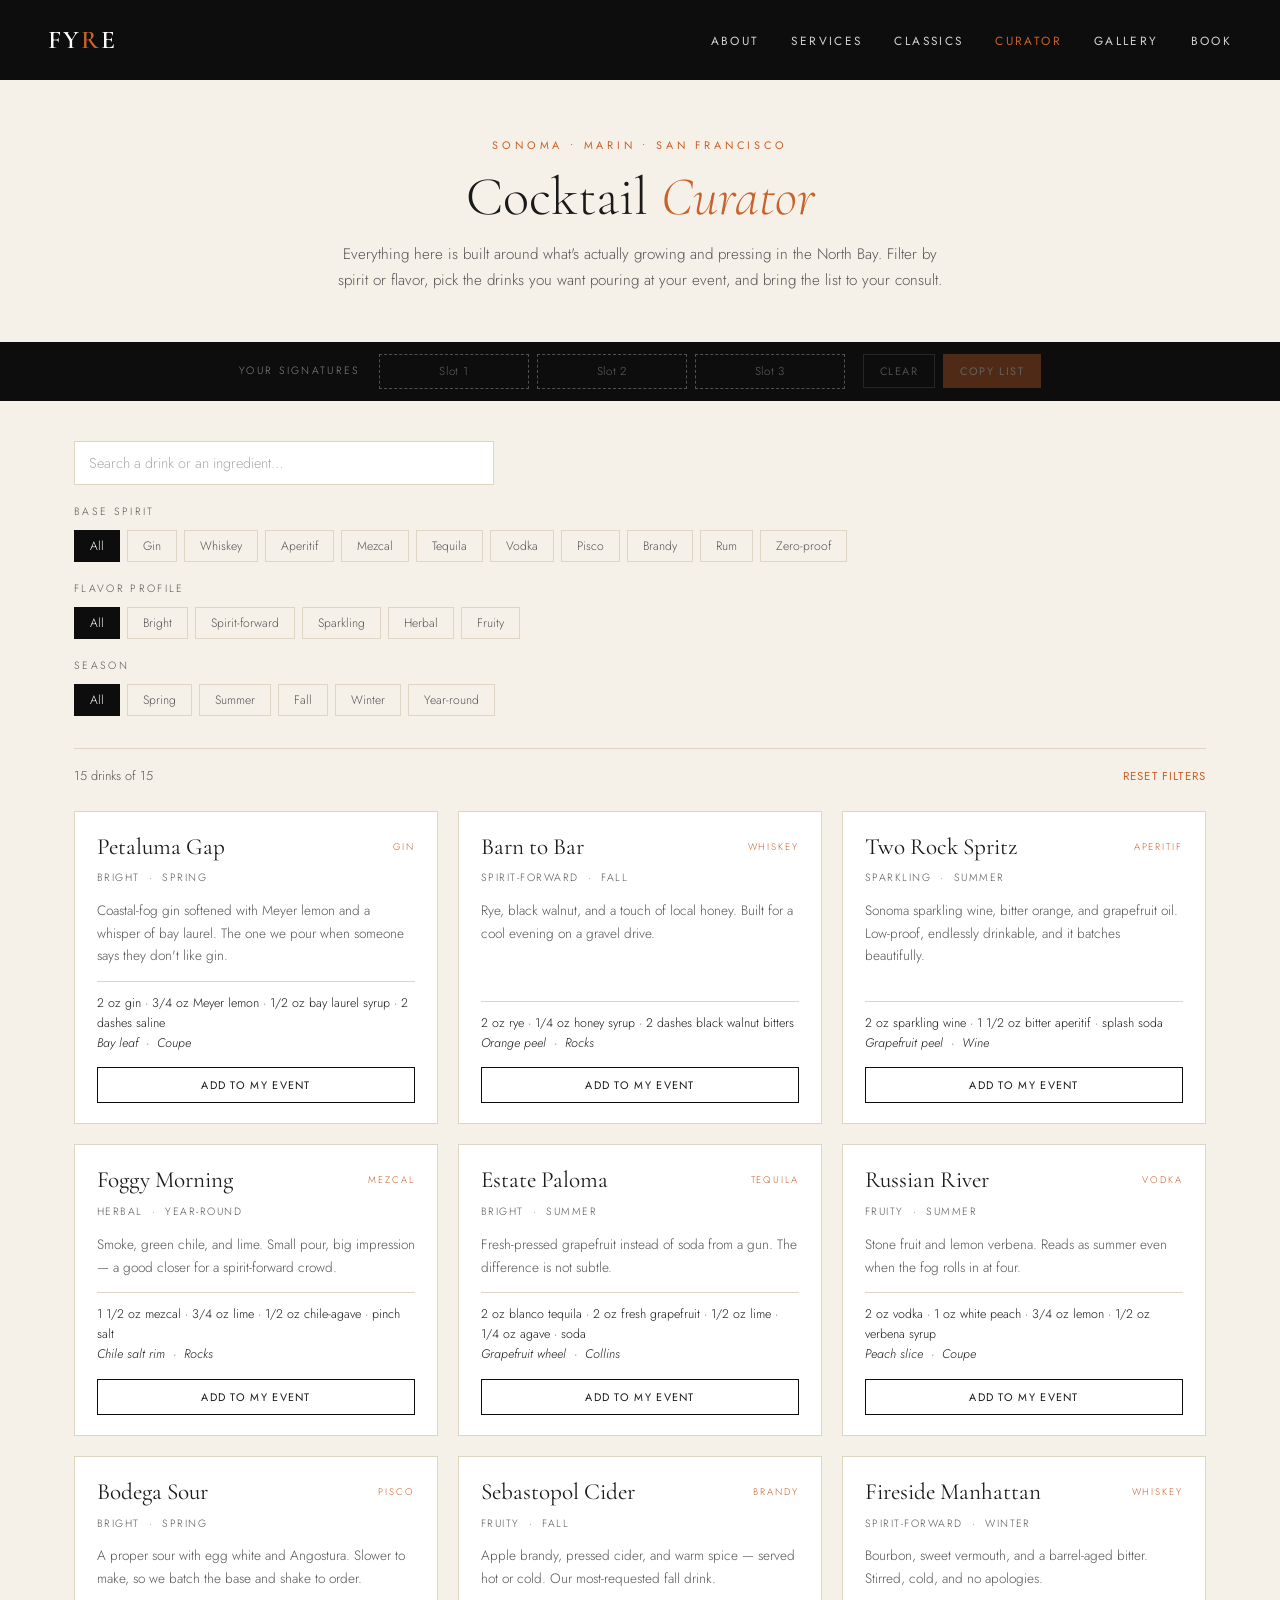
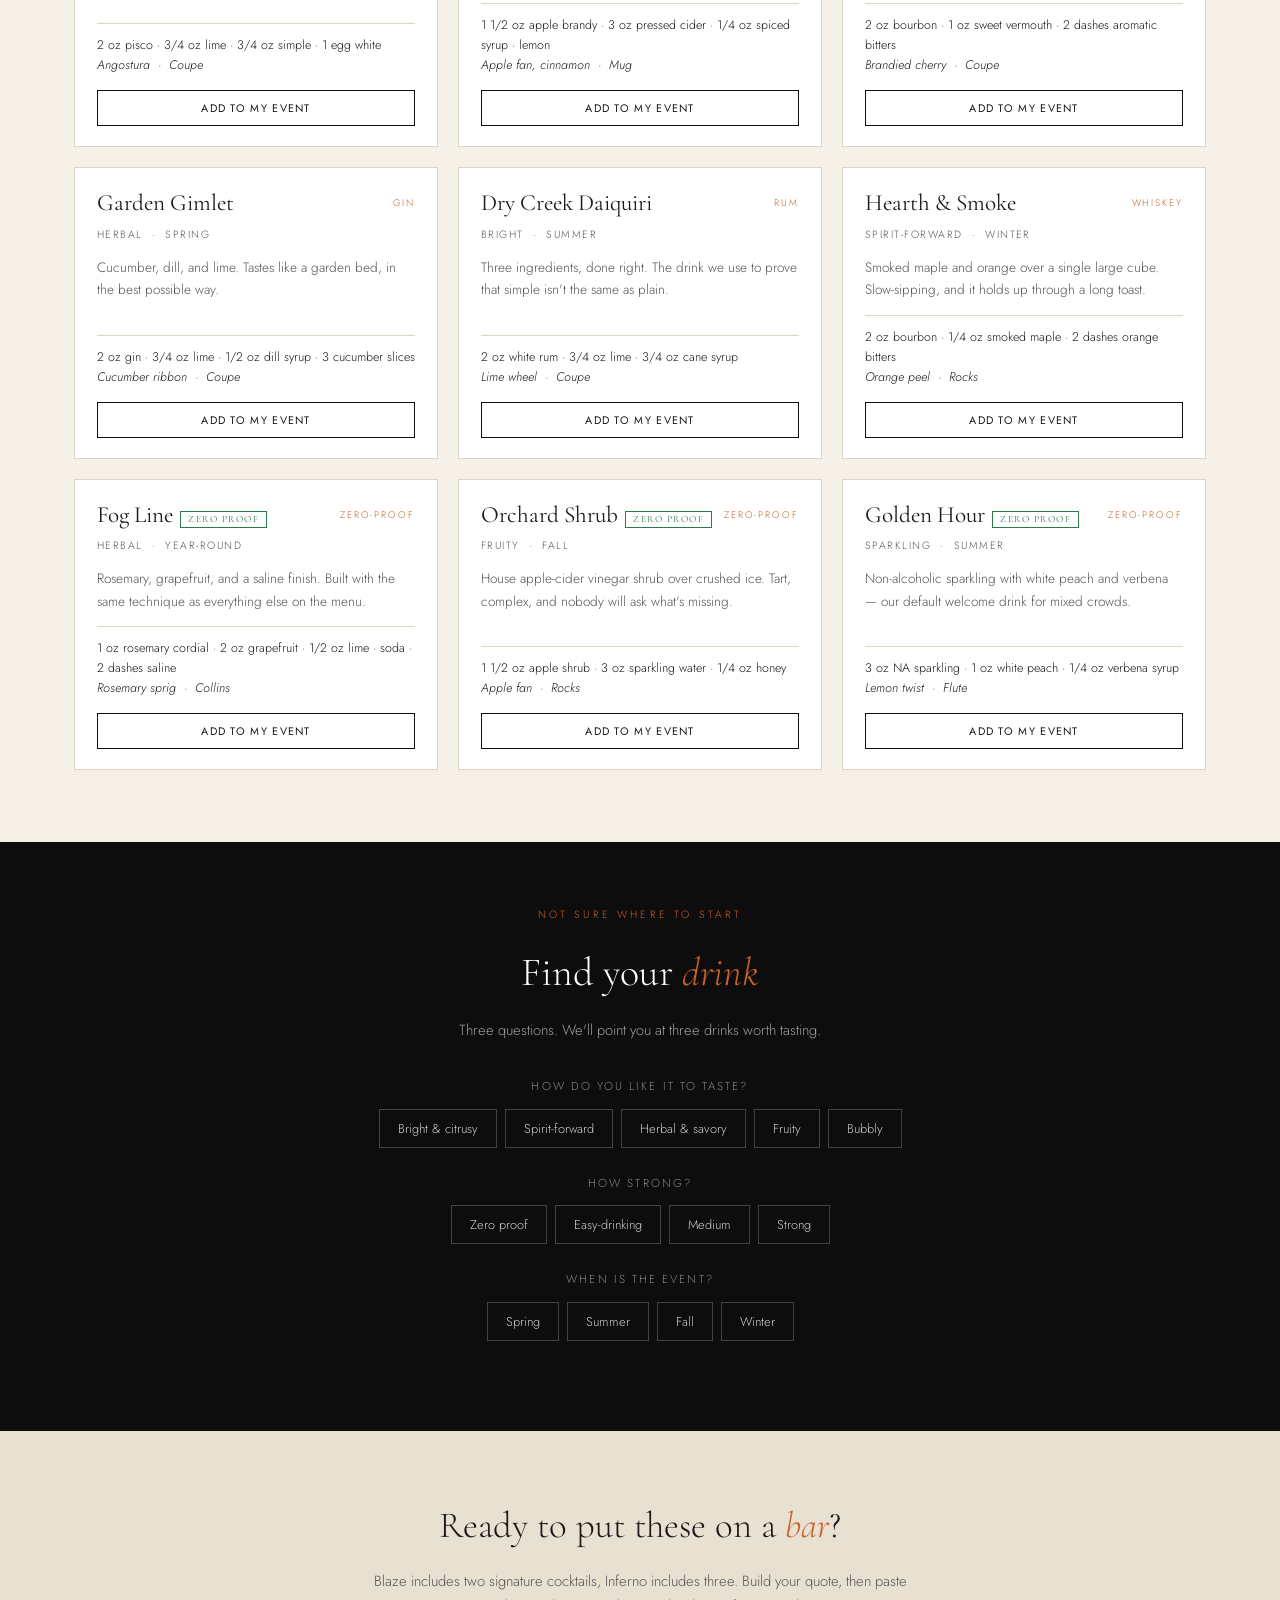
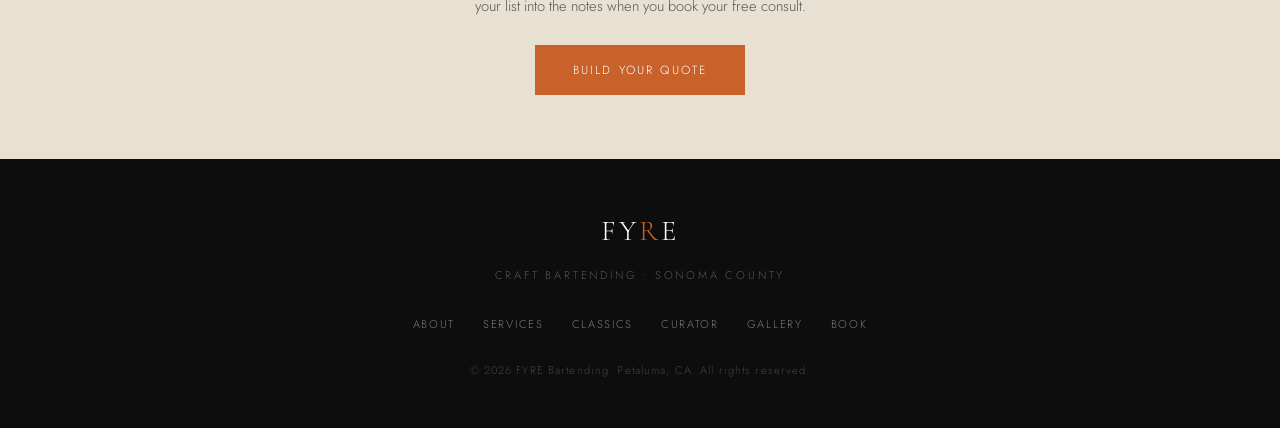
<file: cocktails/index.html>
<!DOCTYPE html>
<html lang="en">
<head>
<meta charset="UTF-8">
<meta name="viewport" content="width=device-width, initial-scale=1.0">
<meta name="robots" content="noindex, nofollow">
<title>FYRE Bartending – Cocktail Curator</title>
<meta name="description" content="Browse the FYRE Bartending cocktail menu — seasonal, farm-to-glass drinks built around Sonoma County ingredients. Filter by spirit and flavor, then build a signature list to bring to your consult.">
<link rel="canonical" href="https://fyre-bar.com/cocktails">
<meta property="og:type" content="website">
<meta property="og:url" content="https://fyre-bar.com/cocktails">
<meta property="og:site_name" content="FYRE Bartending">
<meta property="og:title" content="Cocktail Curator — FYRE Bartending">
<meta property="og:description" content="Seasonal, farm-to-glass cocktails built around Sonoma County ingredients. Filter by spirit and flavor, then build your signature list.">
<meta property="og:image" content="https://fyre-bar.com/images/gallery-1.jpg">
<meta name="twitter:card" content="summary_large_image">
<meta name="twitter:title" content="Cocktail Curator — FYRE Bartending">
<meta name="twitter:description" content="Seasonal, farm-to-glass cocktails built around Sonoma County ingredients.">
<meta name="twitter:image" content="https://fyre-bar.com/images/gallery-1.jpg">
<link rel="preconnect" href="https://fonts.googleapis.com">
<link rel="preconnect" href="https://fonts.gstatic.com" crossorigin>
<link href="https://fonts.googleapis.com/css2?family=Cormorant+Garamond:ital,wght@0,300;0,400;0,600;1,300;1,400&family=Jost:wght@300;400;500&display=swap" rel="stylesheet">
<style>
  *, *:before, *:after { box-sizing: border-box; margin: 0; padding: 0; }

  :root {
    --black:     #0d0d0d;
    --charcoal:  #1a1a1a;
    --ember:     #c8622a;
    --ember-lt:  #e07a42;
    --cream:     #f5f0e8;
    --cream-dk:  #e8e0d0;
    --white:     #ffffff;
    --text-dark: #1a1a1a;
    --text-mid:  #555555;
    --border:    #ded5c4;
    --green:     #2a7a4b;
    --gold-bg:   #fbf4e6;
    --font-head: 'Cormorant Garamond', Georgia, serif;
    --font-body: 'Jost', Helvetica, Arial, sans-serif;
  }

  html { scroll-behavior: smooth; }
  body {
    font-family: var(--font-body);
    font-weight: 300;
    color: var(--text-dark);
    background: var(--cream);
    line-height: 1.7;
    min-height: 100vh;
  }
  a { color: inherit; text-decoration: none; }
  :focus-visible { outline: 2px solid var(--ember); outline-offset: 2px; }

  /* ── NAV ── */
  .site-nav {
    background: var(--black);
    display: flex;
    align-items: center;
    justify-content: space-between;
    padding: 18px 48px;
  }
  .nav-logo {
    font-family: var(--font-head);
    font-size: 1.6rem;
    font-weight: 600;
    color: var(--white);
    letter-spacing: 0.08em;
  }
  .nav-logo span { color: var(--ember); }
  .nav-links { list-style: none; display: flex; gap: 32px; }
  .nav-links a {
    font-size: 0.74rem;
    font-weight: 400;
    letter-spacing: 0.2em;
    text-transform: uppercase;
    color: rgba(255,255,255,0.82);
    transition: color 0.25s;
  }
  .nav-links a:hover { color: var(--ember-lt); }
  .nav-links a.current { color: var(--ember); }

  /* ── PAGE INTRO ── */
  .page-intro { background: var(--cream); text-align: center; padding: 56px 24px 8px; }
  .page-eyebrow {
    font-size: 0.68rem; font-weight: 400; letter-spacing: 0.35em;
    text-transform: uppercase; color: var(--ember); margin-bottom: 14px;
  }
  .page-title {
    font-family: var(--font-head); font-size: 3.4rem; font-weight: 300;
    line-height: 1.1; color: var(--text-dark); margin-bottom: 14px;
  }
  .page-title em { font-style: italic; color: var(--ember); }
  .page-sub {
    font-size: 0.95rem; color: var(--text-mid); max-width: 620px;
    margin: 0 auto; line-height: 1.7;
  }

  /* ── SHORTLIST BAR (the signature device) ── */
  .shortlist {
    position: sticky; top: 0; z-index: 40;
    background: var(--black); color: var(--white);
    padding: 12px 24px; margin-top: 40px;
    display: flex; align-items: center; justify-content: center;
    gap: 18px; flex-wrap: wrap;
  }
  .sl-slots { display: flex; gap: 8px; }
  .sl-slot {
    width: 150px; padding: 7px 10px; font-size: 0.72rem;
    border: 1px dashed rgba(255,255,255,0.28); color: rgba(255,255,255,0.35);
    letter-spacing: 0.06em; text-align: center;
    white-space: nowrap; overflow: hidden; text-overflow: ellipsis;
  }
  .sl-slot.filled {
    border: 1px solid var(--ember); border-style: solid;
    color: var(--white); background: rgba(200,98,42,0.16);
    cursor: pointer;
  }
  .sl-slot.filled:hover { background: rgba(200,98,42,0.3); }
  .sl-label {
    font-size: 0.66rem; letter-spacing: 0.22em; text-transform: uppercase;
    color: rgba(255,255,255,0.5);
  }
  .sl-actions { display: flex; gap: 8px; }
  .sl-btn {
    font-family: var(--font-body); font-size: 0.68rem; font-weight: 400;
    letter-spacing: 0.14em; text-transform: uppercase;
    padding: 8px 16px; border: 1px solid var(--ember);
    background: var(--ember); color: var(--white); cursor: pointer;
    transition: background 0.2s, color 0.2s;
  }
  .sl-btn:hover { background: var(--ember-lt); border-color: var(--ember-lt); }
  .sl-btn.ghost { background: transparent; color: rgba(255,255,255,0.75); border-color: rgba(255,255,255,0.3); }
  .sl-btn.ghost:hover { background: rgba(255,255,255,0.1); color: var(--white); }
  .sl-btn[disabled] { opacity: 0.35; cursor: not-allowed; }

  /* ── LAYOUT ── */
  .wrap { max-width: 1180px; margin: 0 auto; padding: 40px 24px 72px; }

  /* ── FILTERS ── */
  .filters { margin-bottom: 32px; }
  .filter-row { margin-bottom: 18px; }
  .filter-name {
    font-size: 0.66rem; letter-spacing: 0.22em; text-transform: uppercase;
    color: var(--text-mid); margin-bottom: 9px;
  }
  .chips { display: flex; flex-wrap: wrap; gap: 7px; }
  .chip {
    font-family: var(--font-body); font-size: 0.76rem; font-weight: 300;
    padding: 6px 15px; border: 1px solid var(--border);
    background: transparent; color: var(--text-mid);
    cursor: pointer; transition: all 0.2s; border-radius: 0;
  }
  .chip:hover { border-color: var(--ember); color: var(--ember); }
  .chip.on { background: var(--black); border-color: var(--black); color: var(--white); }
  .search-input {
    font-family: var(--font-body); font-size: 0.9rem; font-weight: 300;
    width: 100%; max-width: 420px; padding: 11px 14px;
    border: 1px solid var(--border); background: var(--white);
    color: var(--text-dark);
  }
  .search-input::placeholder { color: #aaa; }
  .results-bar {
    display: flex; justify-content: space-between; align-items: baseline;
    flex-wrap: wrap; gap: 10px;
    border-top: 1px solid var(--border); padding-top: 16px; margin-bottom: 24px;
  }
  .results-count { font-size: 0.8rem; color: var(--text-mid); }
  .link-btn {
    font-family: var(--font-body); font-size: 0.72rem; letter-spacing: 0.1em;
    text-transform: uppercase; background: none; border: none;
    color: var(--ember); cursor: pointer; padding: 0;
  }
  .link-btn:hover { color: var(--ember-lt); text-decoration: underline; }

  /* ── GRID ── */
  .grid { display: grid; grid-template-columns: repeat(auto-fill, minmax(276px, 1fr)); gap: 20px; }
  .card {
    background: var(--white); border: 1px solid var(--border);
    padding: 22px 22px 20px; display: flex; flex-direction: column;
    transition: border-color 0.2s, transform 0.2s;
  }
  .card:hover { border-color: var(--ember); transform: translateY(-2px); }
  .card-top { display: flex; justify-content: space-between; align-items: flex-start; gap: 10px; }
  .card-name { font-family: var(--font-head); font-size: 1.45rem; font-weight: 400; line-height: 1.15; }
  .card-spirit {
    font-size: 0.6rem; letter-spacing: 0.2em; text-transform: uppercase;
    color: var(--ember); white-space: nowrap; padding-top: 5px;
  }
  .card-meta {
    font-size: 0.66rem; letter-spacing: 0.14em; text-transform: uppercase;
    color: var(--text-mid); margin: 9px 0 12px;
  }
  .card-blurb { font-size: 0.85rem; color: var(--text-mid); line-height: 1.65; flex: 1; }
  .card-build {
    font-size: 0.78rem; color: var(--text-dark); line-height: 1.6;
    border-top: 1px solid var(--border); margin-top: 14px; padding-top: 12px;
  }
  .card-actions { display: flex; gap: 8px; margin-top: 14px; }
  .card-btn {
    font-family: var(--font-body); font-size: 0.68rem; font-weight: 400;
    letter-spacing: 0.12em; text-transform: uppercase; flex: 1;
    padding: 9px 10px; border: 1px solid var(--black); background: transparent;
    color: var(--text-dark); cursor: pointer; transition: all 0.2s;
  }
  .card-btn:hover { background: var(--black); color: var(--white); }
  .card-btn.added { background: var(--ember); border-color: var(--ember); color: var(--white); }
  .card-btn.added:hover { background: var(--ember-lt); border-color: var(--ember-lt); }
  .zp-tag {
    display: inline-block; font-size: 0.6rem; letter-spacing: 0.16em;
    text-transform: uppercase; color: var(--green);
    border: 1px solid var(--green); padding: 2px 7px; margin-left: 7px;
  }
  .empty {
    grid-column: 1 / -1; text-align: center; padding: 56px 20px;
    border: 1px dashed var(--border); color: var(--text-mid); font-size: 0.9rem;
  }

  /* ── QUIZ ── */
  .quiz { background: var(--black); color: var(--white); padding: 64px 24px; }
  .quiz-inner { max-width: 720px; margin: 0 auto; text-align: center; }
  .quiz-eyebrow {
    font-size: 0.66rem; letter-spacing: 0.3em; text-transform: uppercase;
    color: var(--ember); margin-bottom: 14px;
  }
  .quiz-title { font-family: var(--font-head); font-size: 2.5rem; font-weight: 300; margin-bottom: 12px; }
  .quiz-title em { font-style: italic; color: var(--ember); }
  .quiz-sub { color: rgba(255,255,255,0.6); font-size: 0.92rem; margin-bottom: 34px; }
  .q-block { margin-bottom: 26px; }
  .q-text {
    font-size: 0.72rem; letter-spacing: 0.18em; text-transform: uppercase;
    color: rgba(255,255,255,0.5); margin-bottom: 12px;
  }
  .q-opts { display: flex; flex-wrap: wrap; gap: 8px; justify-content: center; }
  .q-opt {
    font-family: var(--font-body); font-size: 0.8rem; font-weight: 300;
    padding: 9px 18px; border: 1px solid rgba(255,255,255,0.22);
    background: transparent; color: rgba(255,255,255,0.8); cursor: pointer;
    transition: all 0.2s;
  }
  .q-opt:hover { border-color: var(--ember); color: var(--white); }
  .q-opt.on { background: var(--ember); border-color: var(--ember); color: var(--white); }
  .quiz-out {
    margin-top: 32px; border-top: 1px solid rgba(255,255,255,0.14); padding-top: 28px;
    display: none;
  }
  .quiz-out.show { display: block; }
  .quiz-out-label {
    font-size: 0.66rem; letter-spacing: 0.24em; text-transform: uppercase;
    color: rgba(255,255,255,0.45); margin-bottom: 16px;
  }
  .quiz-picks { display: flex; flex-wrap: wrap; gap: 10px; justify-content: center; }
  .quiz-pick {
    border: 1px solid rgba(255,255,255,0.2); padding: 13px 18px; min-width: 190px;
    text-align: left; background: rgba(255,255,255,0.03);
  }
  .quiz-pick-name { font-family: var(--font-head); font-size: 1.25rem; }
  .quiz-pick-why { font-size: 0.72rem; color: rgba(255,255,255,0.5); line-height: 1.55; }

  /* ── CTA ── */
  .cta { background: var(--cream-dk); text-align: center; padding: 64px 24px; }
  .cta-title { font-family: var(--font-head); font-size: 2.3rem; font-weight: 300; margin-bottom: 12px; }
  .cta-title em { font-style: italic; color: var(--ember); }
  .cta-sub { font-size: 0.92rem; color: var(--text-mid); max-width: 540px; margin: 0 auto 26px; }
  .cta-btn {
    display: inline-block; font-size: 0.74rem; letter-spacing: 0.18em;
    text-transform: uppercase; padding: 15px 38px;
    background: var(--ember); color: var(--white); transition: background 0.25s;
  }
  .cta-btn:hover { background: var(--ember-lt); }

  /* ── TOAST ── */
  .toast {
    position: fixed; left: 50%; bottom: 28px; transform: translateX(-50%) translateY(20px);
    background: var(--black); color: var(--white); padding: 13px 24px;
    font-size: 0.8rem; letter-spacing: 0.05em; z-index: 90;
    opacity: 0; pointer-events: none; transition: opacity 0.25s, transform 0.25s;
  }
  .toast.show { opacity: 1; transform: translateX(-50%) translateY(0); }

  /* ── FOOTER ── */
  footer { background: var(--black); padding: 48px 24px; text-align: center; }
  .footer-logo { font-family: var(--font-head); font-size: 1.8rem; font-weight: 300; color: var(--white); letter-spacing: 0.1em; margin-bottom: 10px; }
  .footer-logo span { color: var(--ember); }
  .footer-tagline { font-size: 0.7rem; letter-spacing: 0.25em; text-transform: uppercase; color: rgba(255,255,255,0.3); margin-bottom: 24px; }
  .footer-links { display: flex; justify-content: center; gap: 28px; list-style: none; margin-bottom: 24px; flex-wrap: wrap; }
  .footer-links a { font-size: 0.7rem; letter-spacing: 0.15em; text-transform: uppercase; color: rgba(255,255,255,0.45); transition: color 0.25s; }
  .footer-links a:hover { color: var(--ember); }
  .footer-copy { font-size: 0.7rem; color: rgba(255,255,255,0.22); letter-spacing: 0.1em; }

  /* ── RESPONSIVE ── */
  @media (max-width: 760px) {
    .site-nav { padding: 14px 20px; flex-direction: column; gap: 12px; }
    .nav-links { gap: 20px; }
    .page-title { font-size: 2.4rem; }
    .shortlist { flex-direction: column; gap: 12px; }
    .sl-slots { width: 100%; flex-direction: column; }
    .sl-slot { width: 100%; }
    .sl-actions { width: 100%; }
    .sl-btn { flex: 1; }
    .quiz-title { font-size: 1.9rem; }
    .grid { grid-template-columns: 1fr; }
  }
  @media (prefers-reduced-motion: reduce) {
    * { transition: none !important; animation: none !important; }
    html { scroll-behavior: auto; }
  }
</style>
<link rel="stylesheet" href="/assets/mobile-nav.css">
</head>
<body>

<nav class="site-nav">
  <a href="/" class="nav-logo">FY<span>R</span>E</a>
  <ul class="nav-links">
    <li><a href="/#about">About</a></li>
    <li><a href="/#services">Services</a></li>
    <li><a href="/classics">Classics</a></li>
    <li><a href="/cocktails" class="current">Curator</a></li>
    <li><a href="/#gallery">Gallery</a></li>
    <li><a href="/book">Book</a></li>
  </ul>
</nav>

<section class="page-intro">
  <div class="page-eyebrow">Sonoma &bull; Marin &bull; San Francisco</div>
  <h1 class="page-title">Cocktail <em>Curator</em></h1>
  <p class="page-sub">
    Everything here is built around what's actually growing and pressing in the North Bay.
    Filter by spirit or flavor, pick the drinks you want pouring at your event, and bring
    the list to your consult.
  </p>
</section>

<!-- ══ SHORTLIST — pick your signature drinks ══ -->
<div class="shortlist">
  <span class="sl-label">Your signatures</span>
  <div class="sl-slots" id="sl-slots"></div>
  <div class="sl-actions">
    <button class="sl-btn ghost" id="sl-clear" onclick="clearList()">Clear</button>
    <button class="sl-btn" id="sl-copy" onclick="copyList()">Copy list</button>
  </div>
</div>

<div class="wrap">

  <!-- ══ FILTERS ══ -->
  <div class="filters">
    <div class="filter-row">
      <input type="search" class="search-input" id="q" placeholder="Search a drink or an ingredient…"
             oninput="onSearch(this.value)" aria-label="Search cocktails">
    </div>
    <div class="filter-row">
      <div class="filter-name">Base spirit</div>
      <div class="chips" id="chips-spirit"></div>
    </div>
    <div class="filter-row">
      <div class="filter-name">Flavor profile</div>
      <div class="chips" id="chips-profile"></div>
    </div>
    <div class="filter-row">
      <div class="filter-name">Season</div>
      <div class="chips" id="chips-season"></div>
    </div>
  </div>

  <div class="results-bar">
    <span class="results-count" id="count"></span>
    <button class="link-btn" onclick="resetFilters()">Reset filters</button>
  </div>

  <div class="grid" id="grid"></div>
</div>

<!-- ══ FINDER QUIZ ══ -->
<section class="quiz" id="finder">
  <div class="quiz-inner">
    <div class="quiz-eyebrow">Not sure where to start</div>
    <h2 class="quiz-title">Find your <em>drink</em></h2>
    <p class="quiz-sub">Three questions. We'll point you at three drinks worth tasting.</p>

    <div class="q-block">
      <div class="q-text">How do you like it to taste?</div>
      <div class="q-opts" id="q-taste"></div>
    </div>
    <div class="q-block">
      <div class="q-text">How strong?</div>
      <div class="q-opts" id="q-strength"></div>
    </div>
    <div class="q-block">
      <div class="q-text">When is the event?</div>
      <div class="q-opts" id="q-season"></div>
    </div>

    <div class="quiz-out" id="quiz-out">
      <div class="quiz-out-label">Start with these</div>
      <div class="quiz-picks" id="quiz-picks"></div>
    </div>
  </div>
</section>

<!-- ══ CTA ══ -->
<section class="cta">
  <h2 class="cta-title">Ready to put these on a <em>bar</em>?</h2>
  <p class="cta-sub">
    Blaze includes two signature cocktails, Inferno includes three. Build your quote,
    then paste your list into the notes when you book your free consult.
  </p>
  <a href="/book" class="cta-btn">Build Your Quote</a>
</section>

<footer>
  <div class="footer-logo">FY<span>R</span>E</div>
  <p class="footer-tagline">Craft Bartending &bull; Sonoma County</p>
  <ul class="footer-links">
    <li><a href="/#about">About</a></li>
    <li><a href="/#services">Services</a></li>
    <li><a href="/classics">Classics</a></li>
    <li><a href="/cocktails">Curator</a></li>
    <li><a href="/#gallery">Gallery</a></li>
    <li><a href="/book">Book</a></li>
  </ul>
  <div class="footer-copy">&copy; 2026 FYRE Bartending. Petaluma, CA. All rights reserved.</div>
</footer>

<div class="toast" id="toast"></div>

<script>
/* ══════════════════════════════════════════════════════════════════
   THE MENU — this is the only block you edit to change the drinks.

   Every field is used somewhere in the UI, so keep them all filled:
     name     display name
     spirit   base spirit; also drives the "Base spirit" filter chips
     profile  one of: bright, spirit-forward, herbal, fruity, sparkling
     season   one of: spring, summer, fall, winter, year-round
     strength 1 = easy / low-proof, 2 = medium, 3 = spirit-forward
     blurb    one or two sentences, guest-facing
     build    the pour, written the way you'd read it off a spec card
     garnish  what lands on top
     glass    what it's served in
     zeroProof  true for the non-alcoholic menu

   PLACEHOLDER DATA — these are stand-ins so you can see the page work.
   Swap in your real specs and the whole page rebuilds itself.
════════════════════════════════════════════════════════════════════ */
var COCKTAILS = [
  { name:"Petaluma Gap",      spirit:"Gin",      profile:"bright",         season:"spring",    strength:2, zeroProof:false,
    blurb:"Coastal-fog gin softened with Meyer lemon and a whisper of bay laurel. The one we pour when someone says they don't like gin.",
    build:"2 oz gin · 3/4 oz Meyer lemon · 1/2 oz bay laurel syrup · 2 dashes saline", garnish:"Bay leaf", glass:"Coupe" },

  { name:"Barn to Bar",       spirit:"Whiskey",  profile:"spirit-forward", season:"fall",      strength:3, zeroProof:false,
    blurb:"Rye, black walnut, and a touch of local honey. Built for a cool evening on a gravel drive.",
    build:"2 oz rye · 1/4 oz honey syrup · 2 dashes black walnut bitters", garnish:"Orange peel", glass:"Rocks" },

  { name:"Two Rock Spritz",   spirit:"Aperitif", profile:"sparkling",      season:"summer",    strength:1, zeroProof:false,
    blurb:"Sonoma sparkling wine, bitter orange, and grapefruit oil. Low-proof, endlessly drinkable, and it batches beautifully.",
    build:"2 oz sparkling wine · 1 1/2 oz bitter aperitif · splash soda", garnish:"Grapefruit peel", glass:"Wine" },

  { name:"Foggy Morning",     spirit:"Mezcal",   profile:"herbal",         season:"year-round",strength:3, zeroProof:false,
    blurb:"Smoke, green chile, and lime. Small pour, big impression — a good closer for a spirit-forward crowd.",
    build:"1 1/2 oz mezcal · 3/4 oz lime · 1/2 oz chile-agave · pinch salt", garnish:"Chile salt rim", glass:"Rocks" },

  { name:"Estate Paloma",     spirit:"Tequila",  profile:"bright",         season:"summer",    strength:2, zeroProof:false,
    blurb:"Fresh-pressed grapefruit instead of soda from a gun. The difference is not subtle.",
    build:"2 oz blanco tequila · 2 oz fresh grapefruit · 1/2 oz lime · 1/4 oz agave · soda", garnish:"Grapefruit wheel", glass:"Collins" },

  { name:"Russian River",     spirit:"Vodka",    profile:"fruity",         season:"summer",    strength:2, zeroProof:false,
    blurb:"Stone fruit and lemon verbena. Reads as summer even when the fog rolls in at four.",
    build:"2 oz vodka · 1 oz white peach · 3/4 oz lemon · 1/2 oz verbena syrup", garnish:"Peach slice", glass:"Coupe" },

  { name:"Bodega Sour",       spirit:"Pisco",    profile:"bright",         season:"spring",    strength:2, zeroProof:false,
    blurb:"A proper sour with egg white and Angostura. Slower to make, so we batch the base and shake to order.",
    build:"2 oz pisco · 3/4 oz lime · 3/4 oz simple · 1 egg white", garnish:"Angostura", glass:"Coupe" },

  { name:"Sebastopol Cider",  spirit:"Brandy",   profile:"fruity",         season:"fall",      strength:2, zeroProof:false,
    blurb:"Apple brandy, pressed cider, and warm spice — served hot or cold. Our most-requested fall drink.",
    build:"1 1/2 oz apple brandy · 3 oz pressed cider · 1/4 oz spiced syrup · lemon", garnish:"Apple fan, cinnamon", glass:"Mug" },

  { name:"Fireside Manhattan",spirit:"Whiskey",  profile:"spirit-forward", season:"winter",    strength:3, zeroProof:false,
    blurb:"Bourbon, sweet vermouth, and a barrel-aged bitter. Stirred, cold, and no apologies.",
    build:"2 oz bourbon · 1 oz sweet vermouth · 2 dashes aromatic bitters", garnish:"Brandied cherry", glass:"Coupe" },

  { name:"Garden Gimlet",     spirit:"Gin",      profile:"herbal",         season:"spring",    strength:2, zeroProof:false,
    blurb:"Cucumber, dill, and lime. Tastes like a garden bed, in the best possible way.",
    build:"2 oz gin · 3/4 oz lime · 1/2 oz dill syrup · 3 cucumber slices", garnish:"Cucumber ribbon", glass:"Coupe" },

  { name:"Dry Creek Daiquiri",spirit:"Rum",      profile:"bright",         season:"summer",    strength:2, zeroProof:false,
    blurb:"Three ingredients, done right. The drink we use to prove that simple isn't the same as plain.",
    build:"2 oz white rum · 3/4 oz lime · 3/4 oz cane syrup", garnish:"Lime wheel", glass:"Coupe" },

  { name:"Hearth & Smoke",    spirit:"Whiskey",  profile:"spirit-forward", season:"winter",    strength:3, zeroProof:false,
    blurb:"Smoked maple and orange over a single large cube. Slow-sipping, and it holds up through a long toast.",
    build:"2 oz bourbon · 1/4 oz smoked maple · 2 dashes orange bitters", garnish:"Orange peel", glass:"Rocks" },

  { name:"Fog Line",          spirit:"Zero-proof",profile:"herbal",        season:"year-round",strength:1, zeroProof:true,
    blurb:"Rosemary, grapefruit, and a saline finish. Built with the same technique as everything else on the menu.",
    build:"1 oz rosemary cordial · 2 oz grapefruit · 1/2 oz lime · soda · 2 dashes saline", garnish:"Rosemary sprig", glass:"Collins" },

  { name:"Orchard Shrub",     spirit:"Zero-proof",profile:"fruity",        season:"fall",      strength:1, zeroProof:true,
    blurb:"House apple-cider vinegar shrub over crushed ice. Tart, complex, and nobody will ask what's missing.",
    build:"1 1/2 oz apple shrub · 3 oz sparkling water · 1/4 oz honey", garnish:"Apple fan", glass:"Rocks" },

  { name:"Golden Hour",       spirit:"Zero-proof",profile:"sparkling",     season:"summer",    strength:1, zeroProof:true,
    blurb:"Non-alcoholic sparkling with white peach and verbena — our default welcome drink for mixed crowds.",
    build:"3 oz NA sparkling · 1 oz white peach · 1/4 oz verbena syrup", garnish:"Lemon twist", glass:"Flute" }
];

var MAX_PICKS = 3;   // Inferno tops out at 3 signature cocktails

/* ── STATE ─────────────────────────────────────────────── */
var state = {
  q: '',
  spirit:  'all',
  profile: 'all',
  season:  'all',
  picks:   [],
  quiz: { taste: null, strength: null, season: null }
};

/* ── HELPERS ───────────────────────────────────────────── */
function uniq(arr) { var o = []; arr.forEach(function (v) { if (o.indexOf(v) === -1) o.push(v); }); return o; }
function esc(s) { return String(s).replace(/&/g,'&amp;').replace(/</g,'&lt;').replace(/>/g,'&gt;').replace(/"/g,'&quot;'); }
function titleCase(s) { return s.charAt(0).toUpperCase() + s.slice(1); }
function byName(n) { for (var i = 0; i < COCKTAILS.length; i++) if (COCKTAILS[i].name === n) return COCKTAILS[i]; return null; }

function toast(msg) {
  var t = document.getElementById('toast');
  t.textContent = msg;
  t.classList.add('show');
  clearTimeout(t._timer);
  t._timer = setTimeout(function () { t.classList.remove('show'); }, 2200);
}

/* ── FILTER CHIPS ──────────────────────────────────────── */
var SPIRITS  = ['all'].concat(uniq(COCKTAILS.map(function (c) { return c.spirit; })));
var PROFILES = ['all'].concat(uniq(COCKTAILS.map(function (c) { return c.profile; })));
var SEASONS  = ['all', 'spring', 'summer', 'fall', 'winter', 'year-round'];

function renderChips(hostId, values, key) {
  document.getElementById(hostId).innerHTML = values.map(function (v) {
    var label = v === 'all' ? 'All' : titleCase(v);
    var on = state[key] === v ? ' on' : '';
    return '<button class="chip' + on + '" onclick="setFilter(\'' + key + '\',\'' + esc(v) + '\')"'
         + ' aria-pressed="' + (state[key] === v) + '">' + esc(label) + '</button>';
  }).join('');
}

function setFilter(key, val) {
  state[key] = val;
  renderAllChips();
  renderGrid();
}

function renderAllChips() {
  renderChips('chips-spirit',  SPIRITS,  'spirit');
  renderChips('chips-profile', PROFILES, 'profile');
  renderChips('chips-season',  SEASONS,  'season');
}

function onSearch(v) { state.q = v.toLowerCase().trim(); renderGrid(); }

function resetFilters() {
  state.q = ''; state.spirit = 'all'; state.profile = 'all'; state.season = 'all';
  document.getElementById('q').value = '';
  renderAllChips();
  renderGrid();
}

/* ── MATCHING ──────────────────────────────────────────── */
function matches(c) {
  if (state.spirit  !== 'all' && c.spirit  !== state.spirit)  return false;
  if (state.profile !== 'all' && c.profile !== state.profile) return false;
  if (state.season  !== 'all' && c.season  !== state.season && c.season !== 'year-round') return false;
  if (state.q) {
    var hay = (c.name + ' ' + c.spirit + ' ' + c.profile + ' ' + c.blurb + ' ' + c.build + ' ' + c.garnish).toLowerCase();
    if (hay.indexOf(state.q) === -1) return false;
  }
  return true;
}

/* ── GRID ──────────────────────────────────────────────── */
function renderGrid() {
  var list = COCKTAILS.filter(matches);
  var host = document.getElementById('grid');

  document.getElementById('count').textContent =
    list.length + (list.length === 1 ? ' drink' : ' drinks') + ' of ' + COCKTAILS.length;

  if (!list.length) {
    host.innerHTML = '<div class="empty">Nothing on the menu matches that combination yet. '
                   + 'Clear a filter, or tell us at the consult — we build custom drinks for every event.</div>';
    return;
  }

  host.innerHTML = list.map(function (c) {
    var picked = state.picks.indexOf(c.name) !== -1;
    return ''
      + '<article class="card">'
      +   '<div class="card-top">'
      +     '<h3 class="card-name">' + esc(c.name)
      +       (c.zeroProof ? '<span class="zp-tag">Zero proof</span>' : '')
      +     '</h3>'
      +     '<span class="card-spirit">' + esc(c.spirit) + '</span>'
      +   '</div>'
      +   '<div class="card-meta">' + esc(titleCase(c.profile)) + ' &nbsp;·&nbsp; ' + esc(titleCase(c.season)) + '</div>'
      +   '<p class="card-blurb">' + esc(c.blurb) + '</p>'
      +   '<div class="card-build">' + esc(c.build) + '<br><em>' + esc(c.garnish) + ' &nbsp;·&nbsp; ' + esc(c.glass) + '</em></div>'
      +   '<div class="card-actions">'
      +     '<button class="card-btn' + (picked ? ' added' : '') + '" onclick="togglePick(\'' + esc(c.name).replace(/'/g, "\\'") + '\')">'
      +       (picked ? '&#10003; On your list' : 'Add to my event')
      +     '</button>'
      +   '</div>'
      + '</article>';
  }).join('');
}

/* ── SHORTLIST ─────────────────────────────────────────── */
function togglePick(name) {
  var i = state.picks.indexOf(name);
  if (i !== -1) {
    state.picks.splice(i, 1);
  } else {
    if (state.picks.length >= MAX_PICKS) {
      toast('Three signature drinks is the max — that\'s our Inferno package.');
      return;
    }
    state.picks.push(name);
  }
  renderShortlist();
  renderGrid();
}

function clearList() {
  if (!state.picks.length) return;
  state.picks = [];
  renderShortlist();
  renderGrid();
}

function renderShortlist() {
  var slots = '';
  for (var i = 0; i < MAX_PICKS; i++) {
    var n = state.picks[i];
    slots += n
      ? '<button class="sl-slot filled" onclick="togglePick(\'' + esc(n).replace(/'/g, "\\'") + '\')"'
        + ' title="Remove ' + esc(n) + '">' + esc(n) + '</button>'
      : '<div class="sl-slot">Slot ' + (i + 1) + '</div>';
  }
  document.getElementById('sl-slots').innerHTML = slots;
  document.getElementById('sl-copy').disabled  = state.picks.length === 0;
  document.getElementById('sl-clear').disabled = state.picks.length === 0;
}

function copyList() {
  if (!state.picks.length) return;
  var txt = 'FYRE — signature cocktail picks\n\n'
          + state.picks.map(function (n, i) {
              var c = byName(n);
              return (i + 1) + '. ' + c.name + ' (' + c.spirit + ', ' + c.profile + ')\n'
                   + '   ' + c.build + '\n'
                   + '   Garnish: ' + c.garnish + ' · Glass: ' + c.glass;
            }).join('\n\n')
          + '\n\nPaste this into the notes when you book your consult: https://fyre-bar.com/book';

  if (navigator.clipboard && navigator.clipboard.writeText) {
    navigator.clipboard.writeText(txt).then(
      function () { toast('Copied — paste it into your consult notes.'); },
      function () { fallbackCopy(txt); }
    );
  } else {
    fallbackCopy(txt);
  }
}

function fallbackCopy(txt) {
  var ta = document.createElement('textarea');
  ta.value = txt;
  ta.setAttribute('readonly', '');
  ta.style.position = 'fixed';
  ta.style.opacity = '0';
  document.body.appendChild(ta);
  ta.select();
  try { document.execCommand('copy'); toast('Copied — paste it into your consult notes.'); }
  catch (e) { toast('Copy failed — select the drinks manually.'); }
  document.body.removeChild(ta);
}

/* ── FINDER QUIZ ───────────────────────────────────────── */
var QUIZ = {
  taste: [
    { label: 'Bright & citrusy', val: 'bright' },
    { label: 'Spirit-forward',   val: 'spirit-forward' },
    { label: 'Herbal & savory',  val: 'herbal' },
    { label: 'Fruity',           val: 'fruity' },
    { label: 'Bubbly',           val: 'sparkling' }
  ],
  strength: [
    { label: 'Zero proof',   val: 0 },
    { label: 'Easy-drinking',val: 1 },
    { label: 'Medium',       val: 2 },
    { label: 'Strong',       val: 3 }
  ],
  season: [
    { label: 'Spring', val: 'spring' }, { label: 'Summer', val: 'summer' },
    { label: 'Fall',   val: 'fall'   }, { label: 'Winter', val: 'winter' }
  ]
};

function renderQuiz() {
  ['taste', 'strength', 'season'].forEach(function (k) {
    document.getElementById('q-' + k).innerHTML = QUIZ[k].map(function (o) {
      var on = state.quiz[k] === o.val ? ' on' : '';
      var v  = typeof o.val === 'number' ? o.val : "'" + o.val + "'";
      return '<button class="q-opt' + on + '" onclick="setQuiz(\'' + k + '\',' + v + ')"'
           + ' aria-pressed="' + (state.quiz[k] === o.val) + '">' + esc(o.label) + '</button>';
    }).join('');
  });
}

function setQuiz(k, v) {
  state.quiz[k] = state.quiz[k] === v ? null : v;
  renderQuiz();
  scoreQuiz();
}

// Weighted scoring: taste is the strongest signal, then strength, then season.
// Every answer is optional — partial answers still return a sensible three.
function scoreQuiz() {
  var q = state.quiz;
  if (q.taste === null && q.strength === null && q.season === null) {
    document.getElementById('quiz-out').classList.remove('show');
    return;
  }

  var scored = COCKTAILS.map(function (c) {
    var s = 0, why = [];
    if (q.taste !== null && c.profile === q.taste) { s += 3; why.push(titleCase(c.profile)); }
    if (q.strength !== null) {
      if (q.strength === 0) {
        if (c.zeroProof) { s += 3; why.push('zero proof'); }
        else { s -= 4; }
      } else if (c.zeroProof) {
        s -= 2;
      } else {
        var gap = Math.abs(c.strength - q.strength);
        s += (gap === 0 ? 2 : gap === 1 ? 1 : 0);
        if (gap === 0) why.push(['', 'easy-drinking', 'medium', 'strong'][c.strength]);
      }
    }
    if (q.season !== null) {
      if (c.season === q.season)      { s += 2; why.push('in season'); }
      else if (c.season === 'year-round') { s += 1; }
    }
    return { c: c, s: s, why: why };
  });

  scored.sort(function (a, b) { return b.s - a.s; });
  var top = scored.filter(function (r) { return r.s > 0; }).slice(0, 3);

  var out = document.getElementById('quiz-out');
  if (!top.length) {
    out.classList.remove('show');
    return;
  }
  out.classList.add('show');
  document.getElementById('quiz-picks').innerHTML = top.map(function (r) {
    return '<div class="quiz-pick">'
         +   '<div class="quiz-pick-name">' + esc(r.c.name) + '</div>'
         +   '<div class="quiz-pick-why">' + esc(r.why.length ? r.why.join(' · ') : r.c.spirit) + '</div>'
         + '</div>';
  }).join('');
}

/* ── INIT ──────────────────────────────────────────────── */
renderAllChips();
renderGrid();
renderShortlist();
renderQuiz();
</script>

<script src="/assets/mobile-nav.js" defer></script>
</body>
</html>
</file>
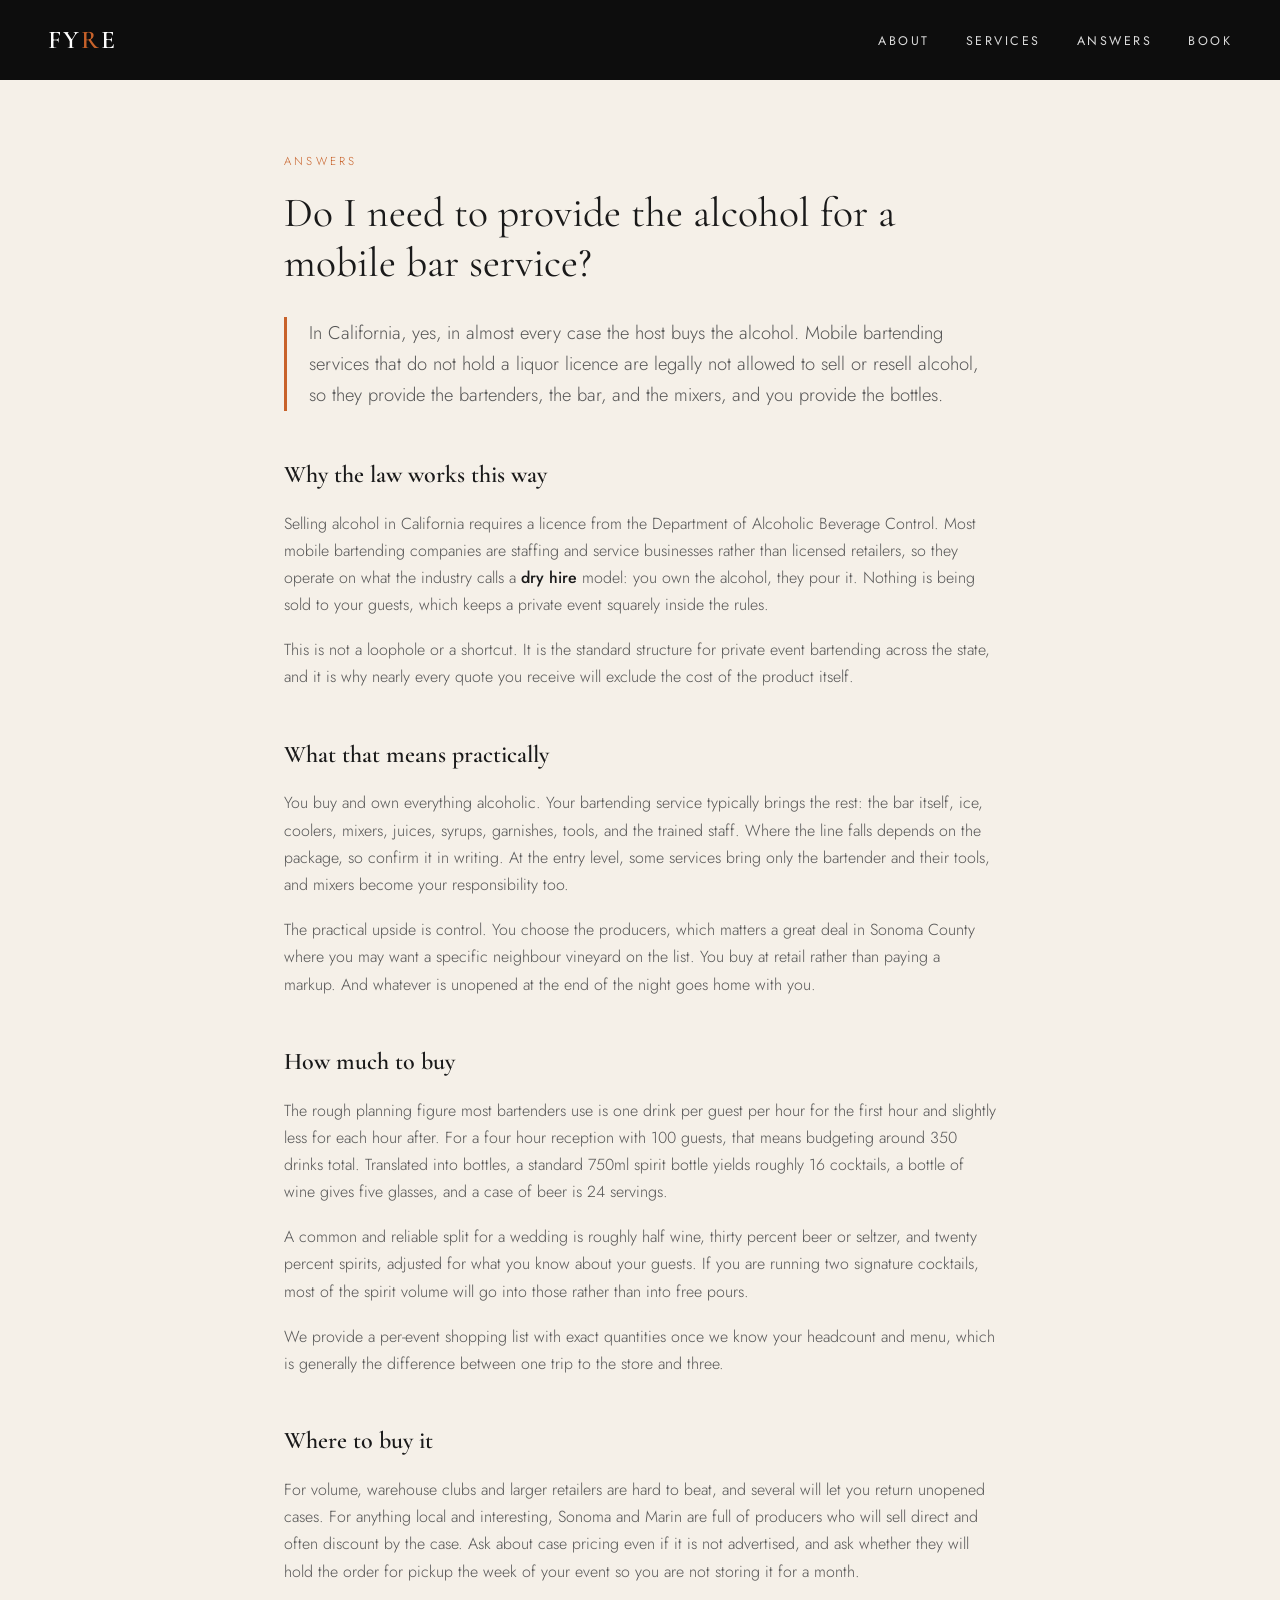
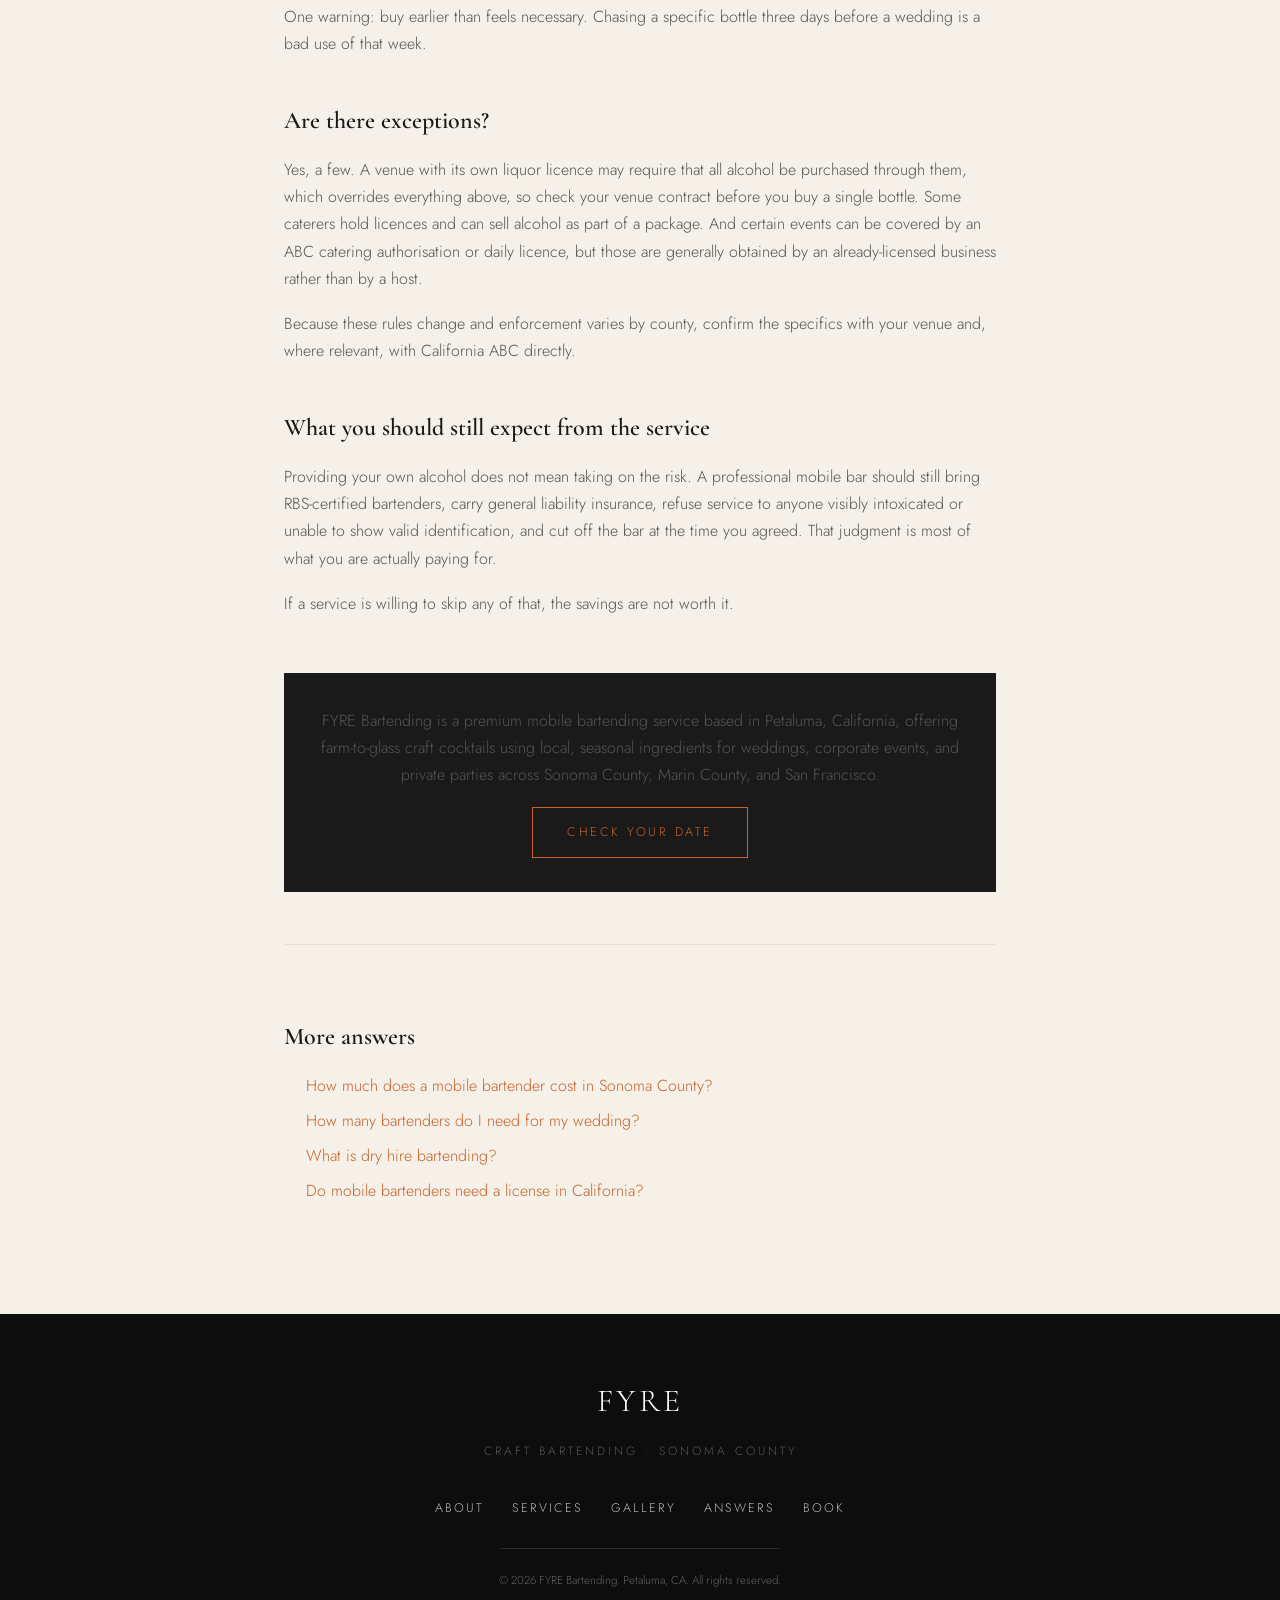
<file: answers/do-i-provide-alcohol-mobile-bar.html>
<!DOCTYPE html>
<html lang="en">
<head>
  <meta charset="UTF-8">
  <meta name="viewport" content="width=device-width, initial-scale=1.0">
  <title>Do I Need to Provide the Alcohol for a Mobile Bar Service? | FYRE Bartending</title>
  <meta name="description" content="In California, yes. Most mobile bartending services are dry hire, meaning the host purchases the alcohol and the service provides licensed, certified bartenders and the bar.">
  <link rel="canonical" href="https://fyre-bar.com/answers/do-i-provide-alcohol-mobile-bar.html">
  <link rel="preconnect" href="https://fonts.googleapis.com">
  <link rel="preconnect" href="https://fonts.gstatic.com" crossorigin>
  <link href="https://fonts.googleapis.com/css2?family=Cormorant+Garamond:ital,wght@0,300;0,400;0,600;1,300;1,400&family=Jost:wght@300;400;500&display=swap" rel="stylesheet">
  <link rel="stylesheet" href="/assets/answers.css">
  <script type="application/ld+json">
{
  "@context": "https://schema.org",
  "@type": "BreadcrumbList",
  "itemListElement": [
    {
      "@type": "ListItem",
      "position": 1,
      "name": "Home",
      "item": "https://fyre-bar.com/"
    },
    {
      "@type": "ListItem",
      "position": 2,
      "name": "Answers",
      "item": "https://fyre-bar.com/answers/"
    },
    {
      "@type": "ListItem",
      "position": 3,
      "name": "Do I need to provide the alcohol for a mobile bar service?",
      "item": "https://fyre-bar.com/answers/do-i-provide-alcohol-mobile-bar.html"
    }
  ]
}
  </script>
<link rel="stylesheet" href="/assets/mobile-nav.css">
</head>
<body>
<nav id="mainNav">
  <div class="nav-logo"><a href="/">FY<span>R</span>E</a></div>
  <ul class="nav-links">
    <li><a href="/#about">About</a></li>
    <li><a href="/#services">Services</a></li>
    <li><a href="/answers/">Answers</a></li>
    <li><a href="/book">Book</a></li>
  </ul>
</nav>
  <main class="answer">
    <article>
      <p class="eyebrow"><a href="/answers/">Answers</a></p>
      <h1>Do I need to provide the alcohol for a mobile bar service?</h1>
      <p class="lead">In California, yes, in almost every case the host buys the alcohol. Mobile bartending services that do not hold a liquor licence are legally not allowed to sell or resell alcohol, so they provide the bartenders, the bar, and the mixers, and you provide the bottles.</p>
      <h2>Why the law works this way</h2>
      <p>Selling alcohol in California requires a licence from the Department of Alcoholic Beverage Control. Most mobile bartending companies are staffing and service businesses rather than licensed retailers, so they operate on what the industry calls a <strong>dry hire</strong> model: you own the alcohol, they pour it. Nothing is being sold to your guests, which keeps a private event squarely inside the rules.</p>
      <p>This is not a loophole or a shortcut. It is the standard structure for private event bartending across the state, and it is why nearly every quote you receive will exclude the cost of the product itself.</p>
      <h2>What that means practically</h2>
      <p>You buy and own everything alcoholic. Your bartending service typically brings the rest: the bar itself, ice, coolers, mixers, juices, syrups, garnishes, tools, and the trained staff. Where the line falls depends on the package, so confirm it in writing. At the entry level, some services bring only the bartender and their tools, and mixers become your responsibility too.</p>
      <p>The practical upside is control. You choose the producers, which matters a great deal in Sonoma County where you may want a specific neighbour vineyard on the list. You buy at retail rather than paying a markup. And whatever is unopened at the end of the night goes home with you.</p>
      <h2>How much to buy</h2>
      <p>The rough planning figure most bartenders use is one drink per guest per hour for the first hour and slightly less for each hour after. For a four hour reception with 100 guests, that means budgeting around 350 drinks total. Translated into bottles, a standard 750ml spirit bottle yields roughly 16 cocktails, a bottle of wine gives five glasses, and a case of beer is 24 servings.</p>
      <p>A common and reliable split for a wedding is roughly half wine, thirty percent beer or seltzer, and twenty percent spirits, adjusted for what you know about your guests. If you are running two signature cocktails, most of the spirit volume will go into those rather than into free pours.</p>
      <p>We provide a per-event shopping list with exact quantities once we know your headcount and menu, which is generally the difference between one trip to the store and three.</p>
      <h2>Where to buy it</h2>
      <p>For volume, warehouse clubs and larger retailers are hard to beat, and several will let you return unopened cases. For anything local and interesting, Sonoma and Marin are full of producers who will sell direct and often discount by the case. Ask about case pricing even if it is not advertised, and ask whether they will hold the order for pickup the week of your event so you are not storing it for a month.</p>
      <p>One warning: buy earlier than feels necessary. Chasing a specific bottle three days before a wedding is a bad use of that week.</p>
      <h2>Are there exceptions?</h2>
      <p>Yes, a few. A venue with its own liquor licence may require that all alcohol be purchased through them, which overrides everything above, so check your venue contract before you buy a single bottle. Some caterers hold licences and can sell alcohol as part of a package. And certain events can be covered by an ABC catering authorisation or daily licence, but those are generally obtained by an already-licensed business rather than by a host.</p>
      <p>Because these rules change and enforcement varies by county, confirm the specifics with your venue and, where relevant, with California ABC directly.</p>
      <h2>What you should still expect from the service</h2>
      <p>Providing your own alcohol does not mean taking on the risk. A professional mobile bar should still bring RBS-certified bartenders, carry general liability insurance, refuse service to anyone visibly intoxicated or unable to show valid identification, and cut off the bar at the time you agreed. That judgment is most of what you are actually paying for.</p>
      <p>If a service is willing to skip any of that, the savings are not worth it.</p>
      <div class="cta">
        <p>FYRE Bartending is a premium mobile bartending service based in Petaluma, California, offering farm-to-glass craft cocktails using local, seasonal ingredients for weddings, corporate events, and private parties across Sonoma County, Marin County, and San Francisco.</p>
        <a class="btn" href="/book">Check your date</a>
      </div>
      <div class="more">
        <h2>More answers</h2>
        <ul>
      <li><a href="/answers/mobile-bartender-cost-sonoma-county.html">How much does a mobile bartender cost in Sonoma County?</a></li>
      <li><a href="/answers/how-many-bartenders-for-my-wedding.html">How many bartenders do I need for my wedding?</a></li>
      <li><a href="/answers/what-is-dry-hire-bartending.html">What is dry hire bartending?</a></li>
      <li><a href="/answers/do-mobile-bartenders-need-a-license-in-california.html">Do mobile bartenders need a license in California?</a></li>
        </ul>
      </div>
    </article>
  </main>
<footer>
  <div class="footer-logo">FY<span>R</span>E</div>
  <p class="footer-tagline">Craft Bartending &bull; Sonoma County</p>
  <ul class="footer-links">
    <li><a href="/#about">About</a></li>
    <li><a href="/#services">Services</a></li>
    <li><a href="/#gallery">Gallery</a></li>
    <li><a href="/answers/">Answers</a></li>
    <li><a href="/book">Book</a></li>
  </ul>
  <div class="footer-divider"></div>
  <p class="footer-copy">&copy; 2026 FYRE Bartending. Petaluma, CA. All rights reserved.</p>
</footer>
<script src="/assets/mobile-nav.js" defer></script>
</body>
</html>
</file>
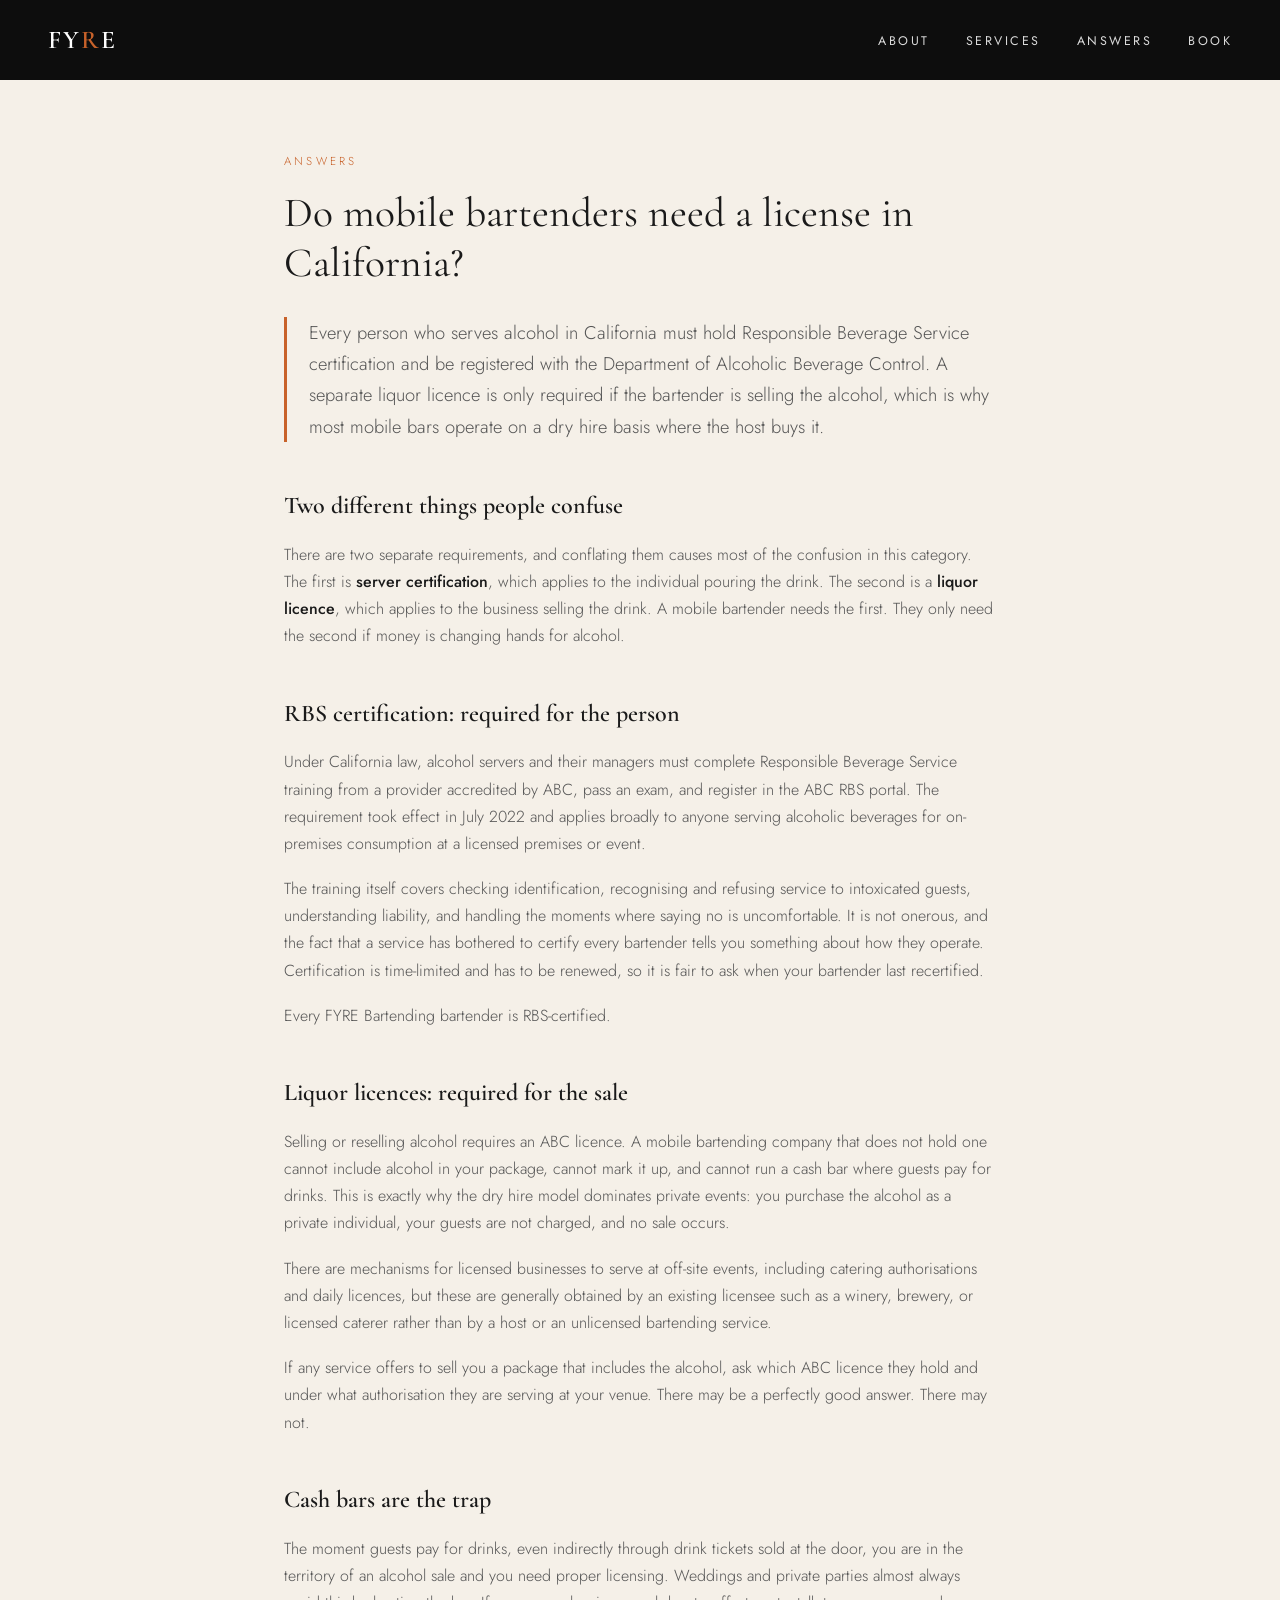
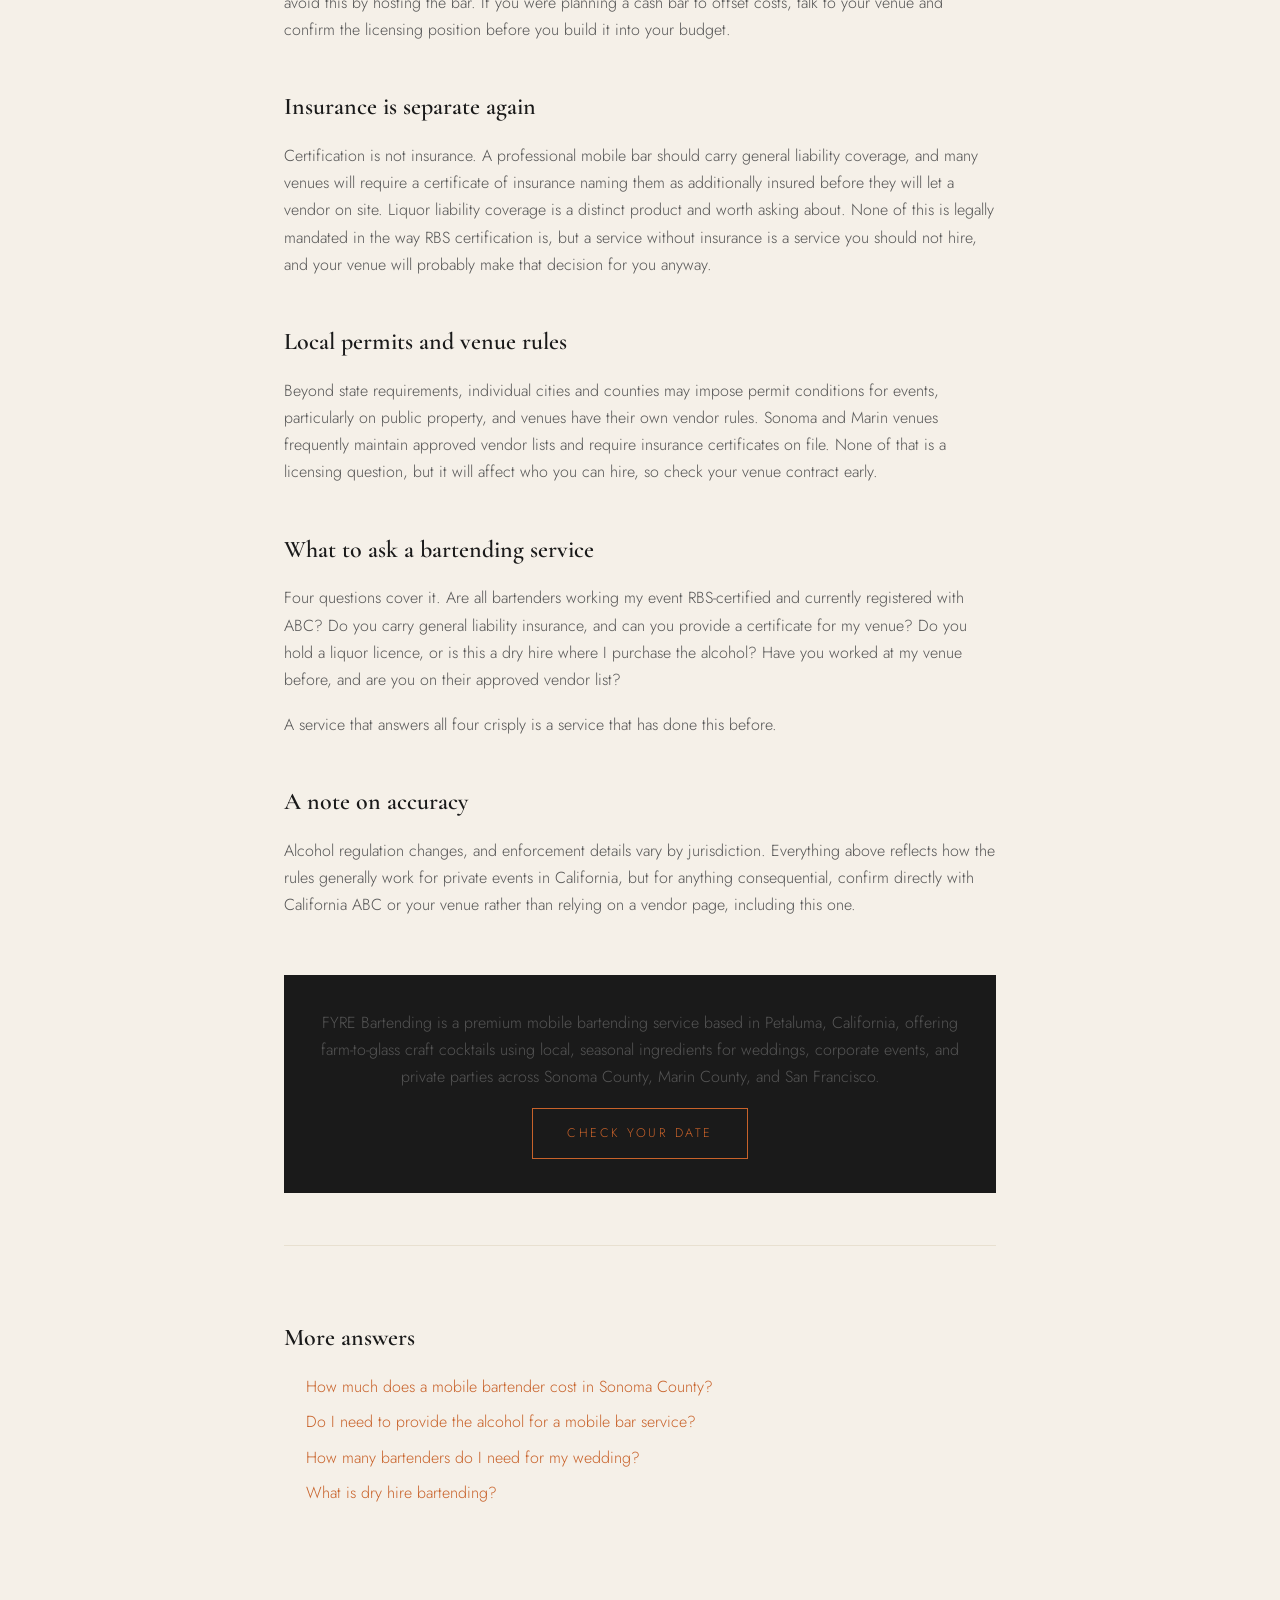
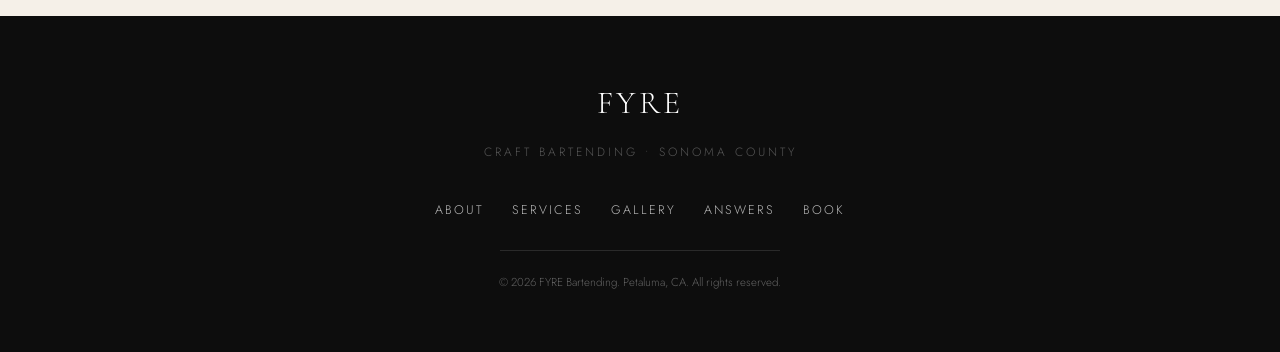
<file: answers/do-mobile-bartenders-need-a-license-in-california.html>
<!DOCTYPE html>
<html lang="en">
<head>
  <meta charset="UTF-8">
  <meta name="viewport" content="width=device-width, initial-scale=1.0">
  <title>Do Mobile Bartenders Need a License in California? | FYRE Bartending</title>
  <meta name="description" content="California requires alcohol servers to hold RBS certification and register with ABC. Selling alcohol requires a licence, which is why most mobile bars operate as dry hire.">
  <link rel="canonical" href="https://fyre-bar.com/answers/do-mobile-bartenders-need-a-license-in-california.html">
  <link rel="preconnect" href="https://fonts.googleapis.com">
  <link rel="preconnect" href="https://fonts.gstatic.com" crossorigin>
  <link href="https://fonts.googleapis.com/css2?family=Cormorant+Garamond:ital,wght@0,300;0,400;0,600;1,300;1,400&family=Jost:wght@300;400;500&display=swap" rel="stylesheet">
  <link rel="stylesheet" href="/assets/answers.css">
  <script type="application/ld+json">
{
  "@context": "https://schema.org",
  "@type": "BreadcrumbList",
  "itemListElement": [
    {
      "@type": "ListItem",
      "position": 1,
      "name": "Home",
      "item": "https://fyre-bar.com/"
    },
    {
      "@type": "ListItem",
      "position": 2,
      "name": "Answers",
      "item": "https://fyre-bar.com/answers/"
    },
    {
      "@type": "ListItem",
      "position": 3,
      "name": "Do mobile bartenders need a license in California?",
      "item": "https://fyre-bar.com/answers/do-mobile-bartenders-need-a-license-in-california.html"
    }
  ]
}
  </script>
<link rel="stylesheet" href="/assets/mobile-nav.css">
</head>
<body>
<nav id="mainNav">
  <div class="nav-logo"><a href="/">FY<span>R</span>E</a></div>
  <ul class="nav-links">
    <li><a href="/#about">About</a></li>
    <li><a href="/#services">Services</a></li>
    <li><a href="/answers/">Answers</a></li>
    <li><a href="/book">Book</a></li>
  </ul>
</nav>
  <main class="answer">
    <article>
      <p class="eyebrow"><a href="/answers/">Answers</a></p>
      <h1>Do mobile bartenders need a license in California?</h1>
      <p class="lead">Every person who serves alcohol in California must hold Responsible Beverage Service certification and be registered with the Department of Alcoholic Beverage Control. A separate liquor licence is only required if the bartender is selling the alcohol, which is why most mobile bars operate on a dry hire basis where the host buys it.</p>
      <h2>Two different things people confuse</h2>
      <p>There are two separate requirements, and conflating them causes most of the confusion in this category. The first is <strong>server certification</strong>, which applies to the individual pouring the drink. The second is a <strong>liquor licence</strong>, which applies to the business selling the drink. A mobile bartender needs the first. They only need the second if money is changing hands for alcohol.</p>
      <h2>RBS certification: required for the person</h2>
      <p>Under California law, alcohol servers and their managers must complete Responsible Beverage Service training from a provider accredited by ABC, pass an exam, and register in the ABC RBS portal. The requirement took effect in July 2022 and applies broadly to anyone serving alcoholic beverages for on-premises consumption at a licensed premises or event.</p>
      <p>The training itself covers checking identification, recognising and refusing service to intoxicated guests, understanding liability, and handling the moments where saying no is uncomfortable. It is not onerous, and the fact that a service has bothered to certify every bartender tells you something about how they operate. Certification is time-limited and has to be renewed, so it is fair to ask when your bartender last recertified.</p>
      <p>Every FYRE Bartending bartender is RBS-certified.</p>
      <h2>Liquor licences: required for the sale</h2>
      <p>Selling or reselling alcohol requires an ABC licence. A mobile bartending company that does not hold one cannot include alcohol in your package, cannot mark it up, and cannot run a cash bar where guests pay for drinks. This is exactly why the dry hire model dominates private events: you purchase the alcohol as a private individual, your guests are not charged, and no sale occurs.</p>
      <p>There are mechanisms for licensed businesses to serve at off-site events, including catering authorisations and daily licences, but these are generally obtained by an existing licensee such as a winery, brewery, or licensed caterer rather than by a host or an unlicensed bartending service.</p>
      <p>If any service offers to sell you a package that includes the alcohol, ask which ABC licence they hold and under what authorisation they are serving at your venue. There may be a perfectly good answer. There may not.</p>
      <h2>Cash bars are the trap</h2>
      <p>The moment guests pay for drinks, even indirectly through drink tickets sold at the door, you are in the territory of an alcohol sale and you need proper licensing. Weddings and private parties almost always avoid this by hosting the bar. If you were planning a cash bar to offset costs, talk to your venue and confirm the licensing position before you build it into your budget.</p>
      <h2>Insurance is separate again</h2>
      <p>Certification is not insurance. A professional mobile bar should carry general liability coverage, and many venues will require a certificate of insurance naming them as additionally insured before they will let a vendor on site. Liquor liability coverage is a distinct product and worth asking about. None of this is legally mandated in the way RBS certification is, but a service without insurance is a service you should not hire, and your venue will probably make that decision for you anyway.</p>
      <h2>Local permits and venue rules</h2>
      <p>Beyond state requirements, individual cities and counties may impose permit conditions for events, particularly on public property, and venues have their own vendor rules. Sonoma and Marin venues frequently maintain approved vendor lists and require insurance certificates on file. None of that is a licensing question, but it will affect who you can hire, so check your venue contract early.</p>
      <h2>What to ask a bartending service</h2>
      <p>Four questions cover it. Are all bartenders working my event RBS-certified and currently registered with ABC? Do you carry general liability insurance, and can you provide a certificate for my venue? Do you hold a liquor licence, or is this a dry hire where I purchase the alcohol? Have you worked at my venue before, and are you on their approved vendor list?</p>
      <p>A service that answers all four crisply is a service that has done this before.</p>
      <h2>A note on accuracy</h2>
      <p>Alcohol regulation changes, and enforcement details vary by jurisdiction. Everything above reflects how the rules generally work for private events in California, but for anything consequential, confirm directly with California ABC or your venue rather than relying on a vendor page, including this one.</p>
      <div class="cta">
        <p>FYRE Bartending is a premium mobile bartending service based in Petaluma, California, offering farm-to-glass craft cocktails using local, seasonal ingredients for weddings, corporate events, and private parties across Sonoma County, Marin County, and San Francisco.</p>
        <a class="btn" href="/book">Check your date</a>
      </div>
      <div class="more">
        <h2>More answers</h2>
        <ul>
      <li><a href="/answers/mobile-bartender-cost-sonoma-county.html">How much does a mobile bartender cost in Sonoma County?</a></li>
      <li><a href="/answers/do-i-provide-alcohol-mobile-bar.html">Do I need to provide the alcohol for a mobile bar service?</a></li>
      <li><a href="/answers/how-many-bartenders-for-my-wedding.html">How many bartenders do I need for my wedding?</a></li>
      <li><a href="/answers/what-is-dry-hire-bartending.html">What is dry hire bartending?</a></li>
        </ul>
      </div>
    </article>
  </main>
<footer>
  <div class="footer-logo">FY<span>R</span>E</div>
  <p class="footer-tagline">Craft Bartending &bull; Sonoma County</p>
  <ul class="footer-links">
    <li><a href="/#about">About</a></li>
    <li><a href="/#services">Services</a></li>
    <li><a href="/#gallery">Gallery</a></li>
    <li><a href="/answers/">Answers</a></li>
    <li><a href="/book">Book</a></li>
  </ul>
  <div class="footer-divider"></div>
  <p class="footer-copy">&copy; 2026 FYRE Bartending. Petaluma, CA. All rights reserved.</p>
</footer>
<script src="/assets/mobile-nav.js" defer></script>
</body>
</html>
</file>
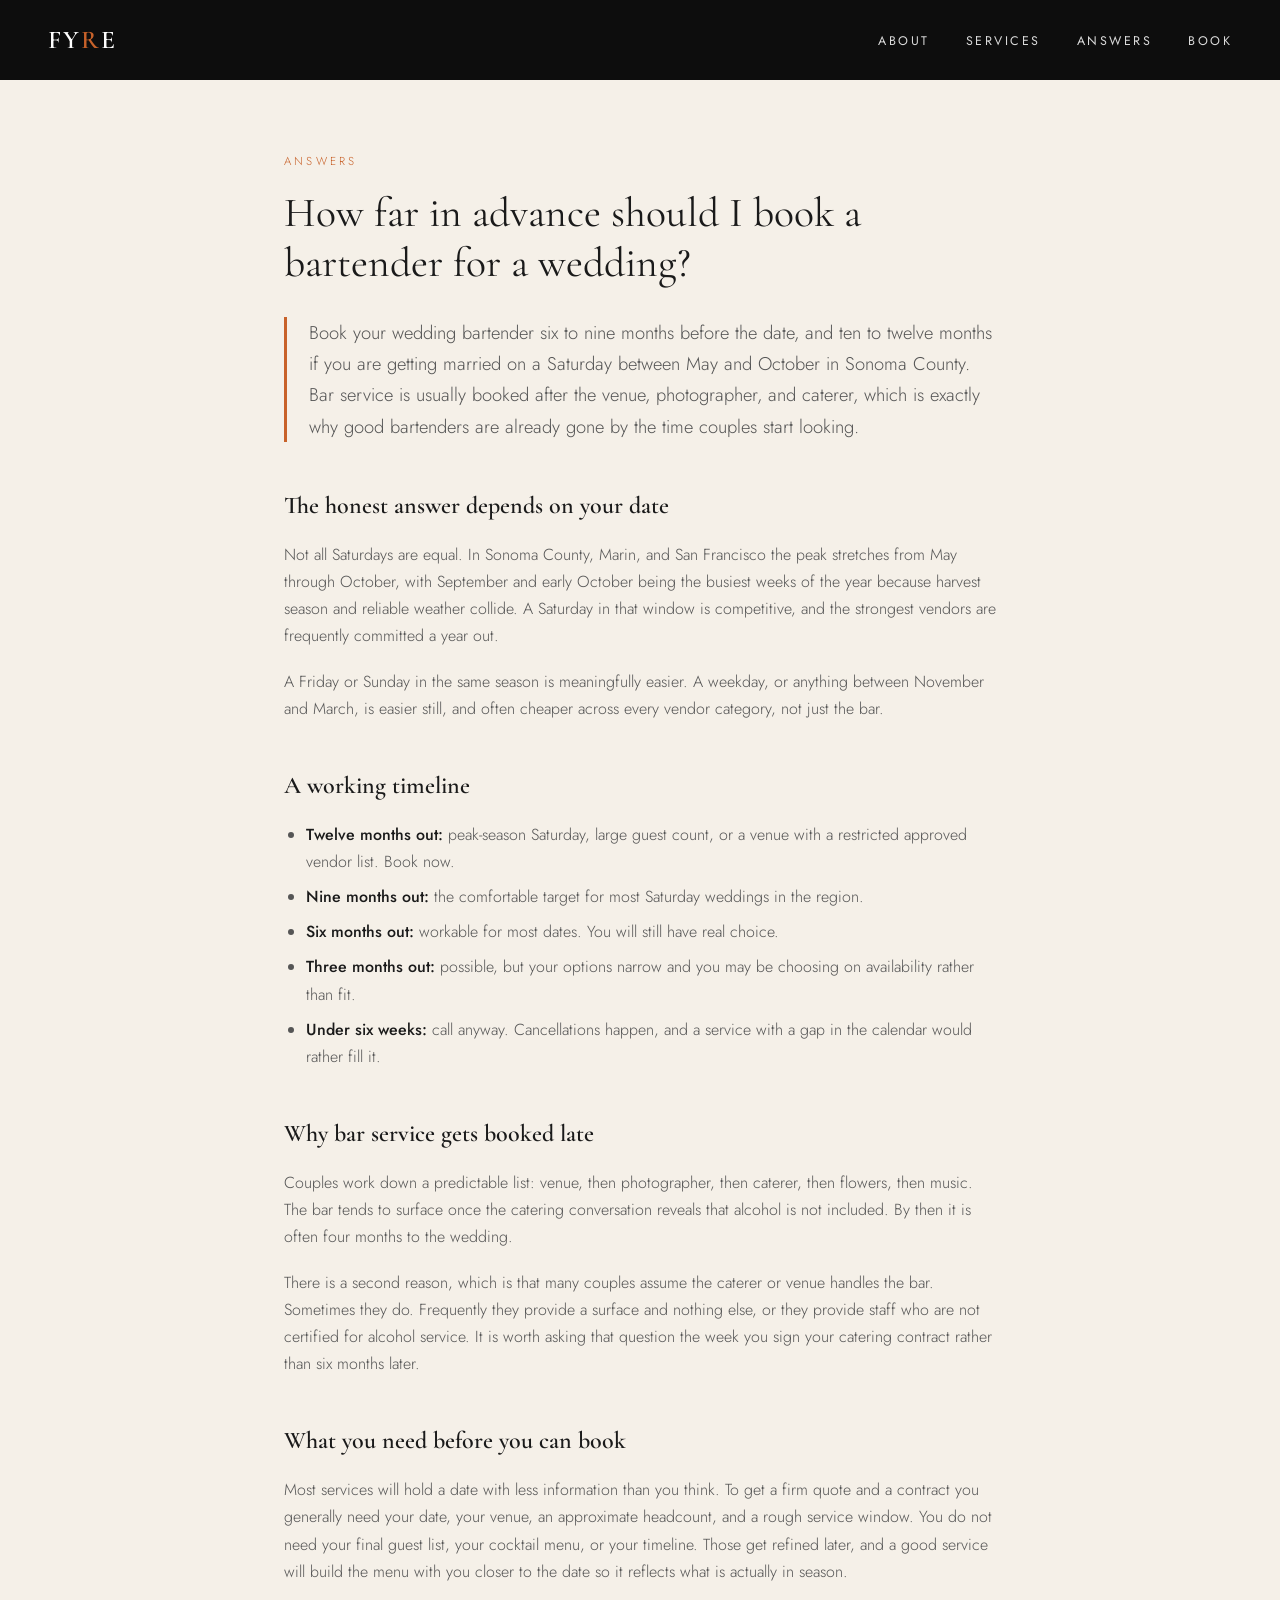
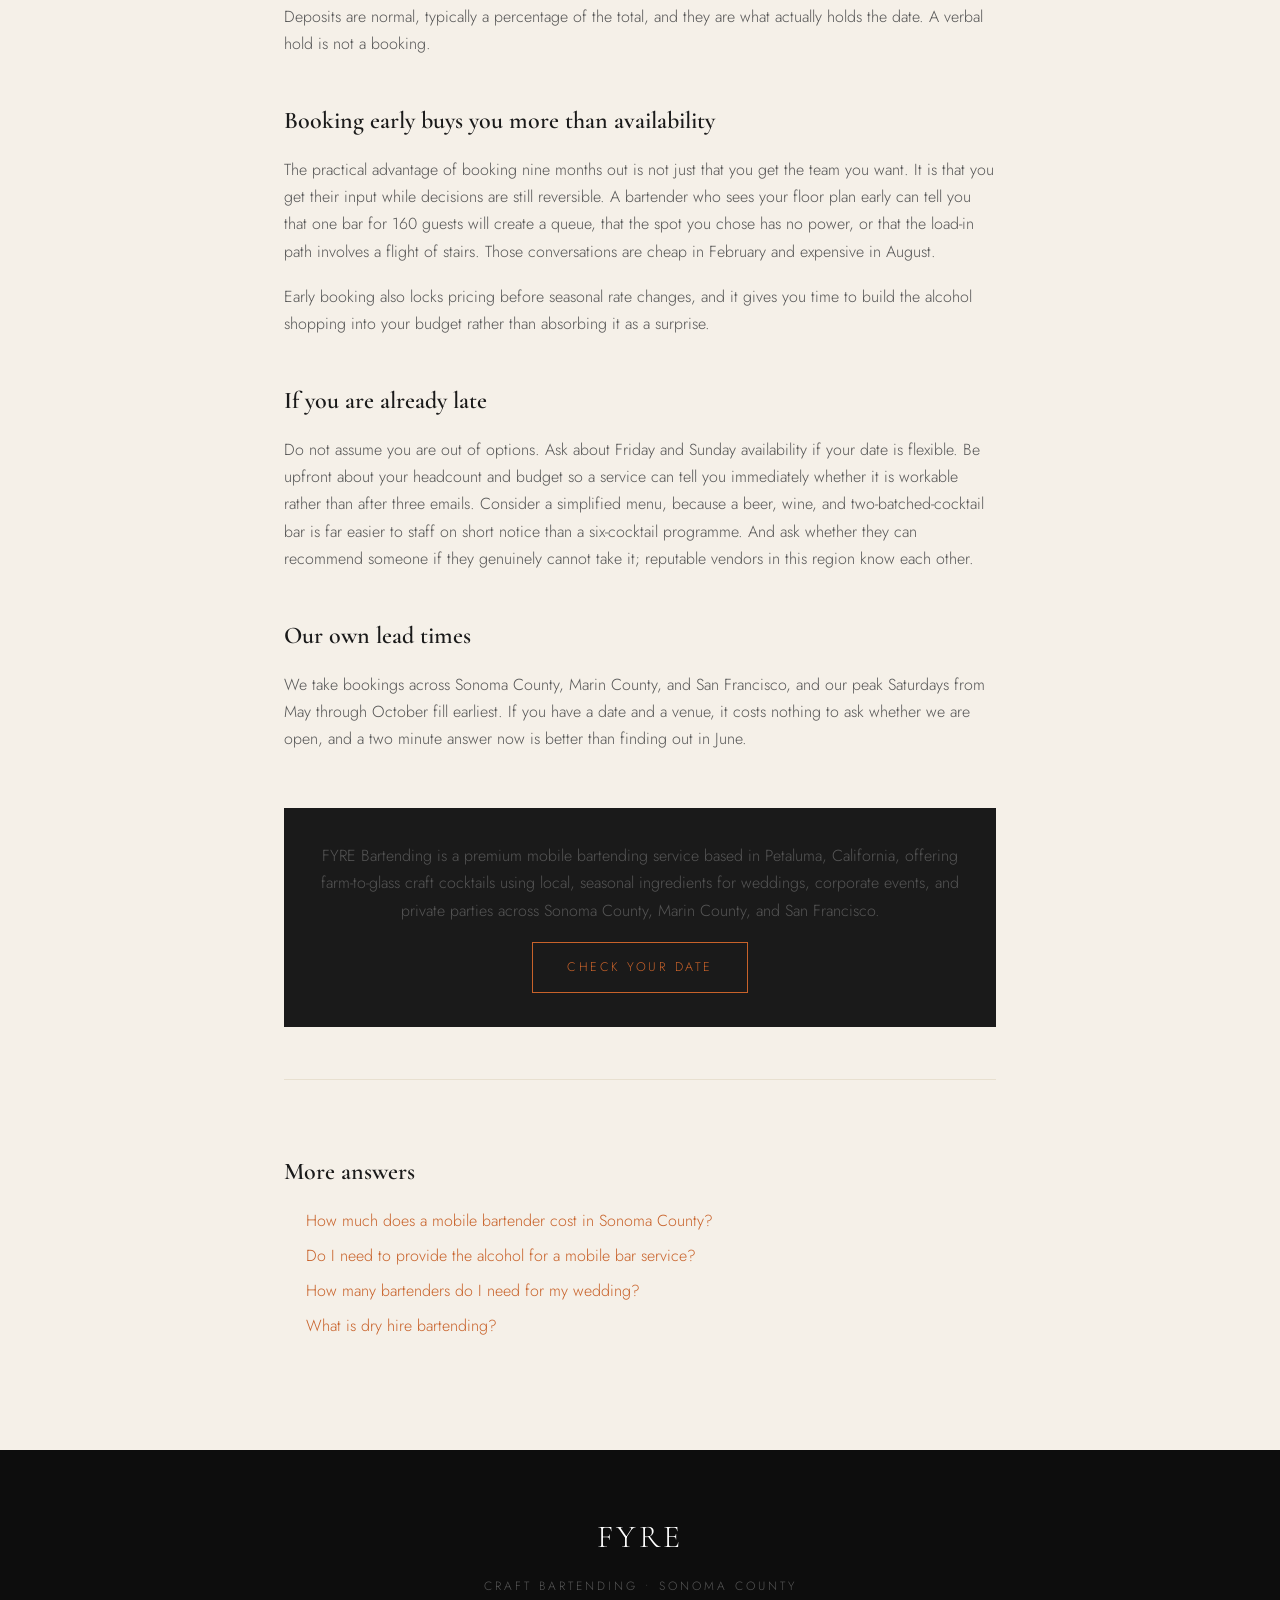
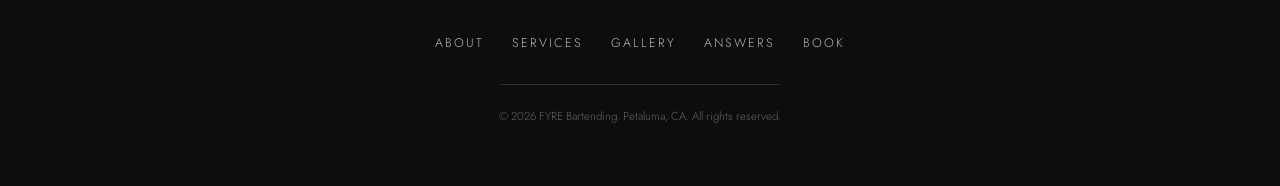
<file: answers/how-far-in-advance-to-book-a-wedding-bartender.html>
<!DOCTYPE html>
<html lang="en">
<head>
  <meta charset="UTF-8">
  <meta name="viewport" content="width=device-width, initial-scale=1.0">
  <title>How Far in Advance Should I Book a Bartender for a Wedding? | FYRE Bartending</title>
  <meta name="description" content="Book your wedding bartender six to nine months out, or ten to twelve months for a peak Saturday in Sonoma County. Here is what drives availability and what to do if you are late.">
  <link rel="canonical" href="https://fyre-bar.com/answers/how-far-in-advance-to-book-a-wedding-bartender.html">
  <link rel="preconnect" href="https://fonts.googleapis.com">
  <link rel="preconnect" href="https://fonts.gstatic.com" crossorigin>
  <link href="https://fonts.googleapis.com/css2?family=Cormorant+Garamond:ital,wght@0,300;0,400;0,600;1,300;1,400&family=Jost:wght@300;400;500&display=swap" rel="stylesheet">
  <link rel="stylesheet" href="/assets/answers.css">
  <script type="application/ld+json">
{
  "@context": "https://schema.org",
  "@type": "BreadcrumbList",
  "itemListElement": [
    {
      "@type": "ListItem",
      "position": 1,
      "name": "Home",
      "item": "https://fyre-bar.com/"
    },
    {
      "@type": "ListItem",
      "position": 2,
      "name": "Answers",
      "item": "https://fyre-bar.com/answers/"
    },
    {
      "@type": "ListItem",
      "position": 3,
      "name": "How far in advance should I book a bartender for a wedding?",
      "item": "https://fyre-bar.com/answers/how-far-in-advance-to-book-a-wedding-bartender.html"
    }
  ]
}
  </script>
<link rel="stylesheet" href="/assets/mobile-nav.css">
</head>
<body>
<nav id="mainNav">
  <div class="nav-logo"><a href="/">FY<span>R</span>E</a></div>
  <ul class="nav-links">
    <li><a href="/#about">About</a></li>
    <li><a href="/#services">Services</a></li>
    <li><a href="/answers/">Answers</a></li>
    <li><a href="/book">Book</a></li>
  </ul>
</nav>
  <main class="answer">
    <article>
      <p class="eyebrow"><a href="/answers/">Answers</a></p>
      <h1>How far in advance should I book a bartender for a wedding?</h1>
      <p class="lead">Book your wedding bartender six to nine months before the date, and ten to twelve months if you are getting married on a Saturday between May and October in Sonoma County. Bar service is usually booked after the venue, photographer, and caterer, which is exactly why good bartenders are already gone by the time couples start looking.</p>
      <h2>The honest answer depends on your date</h2>
      <p>Not all Saturdays are equal. In Sonoma County, Marin, and San Francisco the peak stretches from May through October, with September and early October being the busiest weeks of the year because harvest season and reliable weather collide. A Saturday in that window is competitive, and the strongest vendors are frequently committed a year out.</p>
      <p>A Friday or Sunday in the same season is meaningfully easier. A weekday, or anything between November and March, is easier still, and often cheaper across every vendor category, not just the bar.</p>
      <h2>A working timeline</h2>
      <ul>
      <li><strong>Twelve months out:</strong> peak-season Saturday, large guest count, or a venue with a restricted approved vendor list. Book now.</li>
      <li><strong>Nine months out:</strong> the comfortable target for most Saturday weddings in the region.</li>
      <li><strong>Six months out:</strong> workable for most dates. You will still have real choice.</li>
      <li><strong>Three months out:</strong> possible, but your options narrow and you may be choosing on availability rather than fit.</li>
      <li><strong>Under six weeks:</strong> call anyway. Cancellations happen, and a service with a gap in the calendar would rather fill it.</li>
      </ul>
      <h2>Why bar service gets booked late</h2>
      <p>Couples work down a predictable list: venue, then photographer, then caterer, then flowers, then music. The bar tends to surface once the catering conversation reveals that alcohol is not included. By then it is often four months to the wedding.</p>
      <p>There is a second reason, which is that many couples assume the caterer or venue handles the bar. Sometimes they do. Frequently they provide a surface and nothing else, or they provide staff who are not certified for alcohol service. It is worth asking that question the week you sign your catering contract rather than six months later.</p>
      <h2>What you need before you can book</h2>
      <p>Most services will hold a date with less information than you think. To get a firm quote and a contract you generally need your date, your venue, an approximate headcount, and a rough service window. You do not need your final guest list, your cocktail menu, or your timeline. Those get refined later, and a good service will build the menu with you closer to the date so it reflects what is actually in season.</p>
      <p>Deposits are normal, typically a percentage of the total, and they are what actually holds the date. A verbal hold is not a booking.</p>
      <h2>Booking early buys you more than availability</h2>
      <p>The practical advantage of booking nine months out is not just that you get the team you want. It is that you get their input while decisions are still reversible. A bartender who sees your floor plan early can tell you that one bar for 160 guests will create a queue, that the spot you chose has no power, or that the load-in path involves a flight of stairs. Those conversations are cheap in February and expensive in August.</p>
      <p>Early booking also locks pricing before seasonal rate changes, and it gives you time to build the alcohol shopping into your budget rather than absorbing it as a surprise.</p>
      <h2>If you are already late</h2>
      <p>Do not assume you are out of options. Ask about Friday and Sunday availability if your date is flexible. Be upfront about your headcount and budget so a service can tell you immediately whether it is workable rather than after three emails. Consider a simplified menu, because a beer, wine, and two-batched-cocktail bar is far easier to staff on short notice than a six-cocktail programme. And ask whether they can recommend someone if they genuinely cannot take it; reputable vendors in this region know each other.</p>
      <h2>Our own lead times</h2>
      <p>We take bookings across Sonoma County, Marin County, and San Francisco, and our peak Saturdays from May through October fill earliest. If you have a date and a venue, it costs nothing to ask whether we are open, and a two minute answer now is better than finding out in June.</p>
      <div class="cta">
        <p>FYRE Bartending is a premium mobile bartending service based in Petaluma, California, offering farm-to-glass craft cocktails using local, seasonal ingredients for weddings, corporate events, and private parties across Sonoma County, Marin County, and San Francisco.</p>
        <a class="btn" href="/book">Check your date</a>
      </div>
      <div class="more">
        <h2>More answers</h2>
        <ul>
      <li><a href="/answers/mobile-bartender-cost-sonoma-county.html">How much does a mobile bartender cost in Sonoma County?</a></li>
      <li><a href="/answers/do-i-provide-alcohol-mobile-bar.html">Do I need to provide the alcohol for a mobile bar service?</a></li>
      <li><a href="/answers/how-many-bartenders-for-my-wedding.html">How many bartenders do I need for my wedding?</a></li>
      <li><a href="/answers/what-is-dry-hire-bartending.html">What is dry hire bartending?</a></li>
        </ul>
      </div>
    </article>
  </main>
<footer>
  <div class="footer-logo">FY<span>R</span>E</div>
  <p class="footer-tagline">Craft Bartending &bull; Sonoma County</p>
  <ul class="footer-links">
    <li><a href="/#about">About</a></li>
    <li><a href="/#services">Services</a></li>
    <li><a href="/#gallery">Gallery</a></li>
    <li><a href="/answers/">Answers</a></li>
    <li><a href="/book">Book</a></li>
  </ul>
  <div class="footer-divider"></div>
  <p class="footer-copy">&copy; 2026 FYRE Bartending. Petaluma, CA. All rights reserved.</p>
</footer>
<script src="/assets/mobile-nav.js" defer></script>
</body>
</html>
</file>
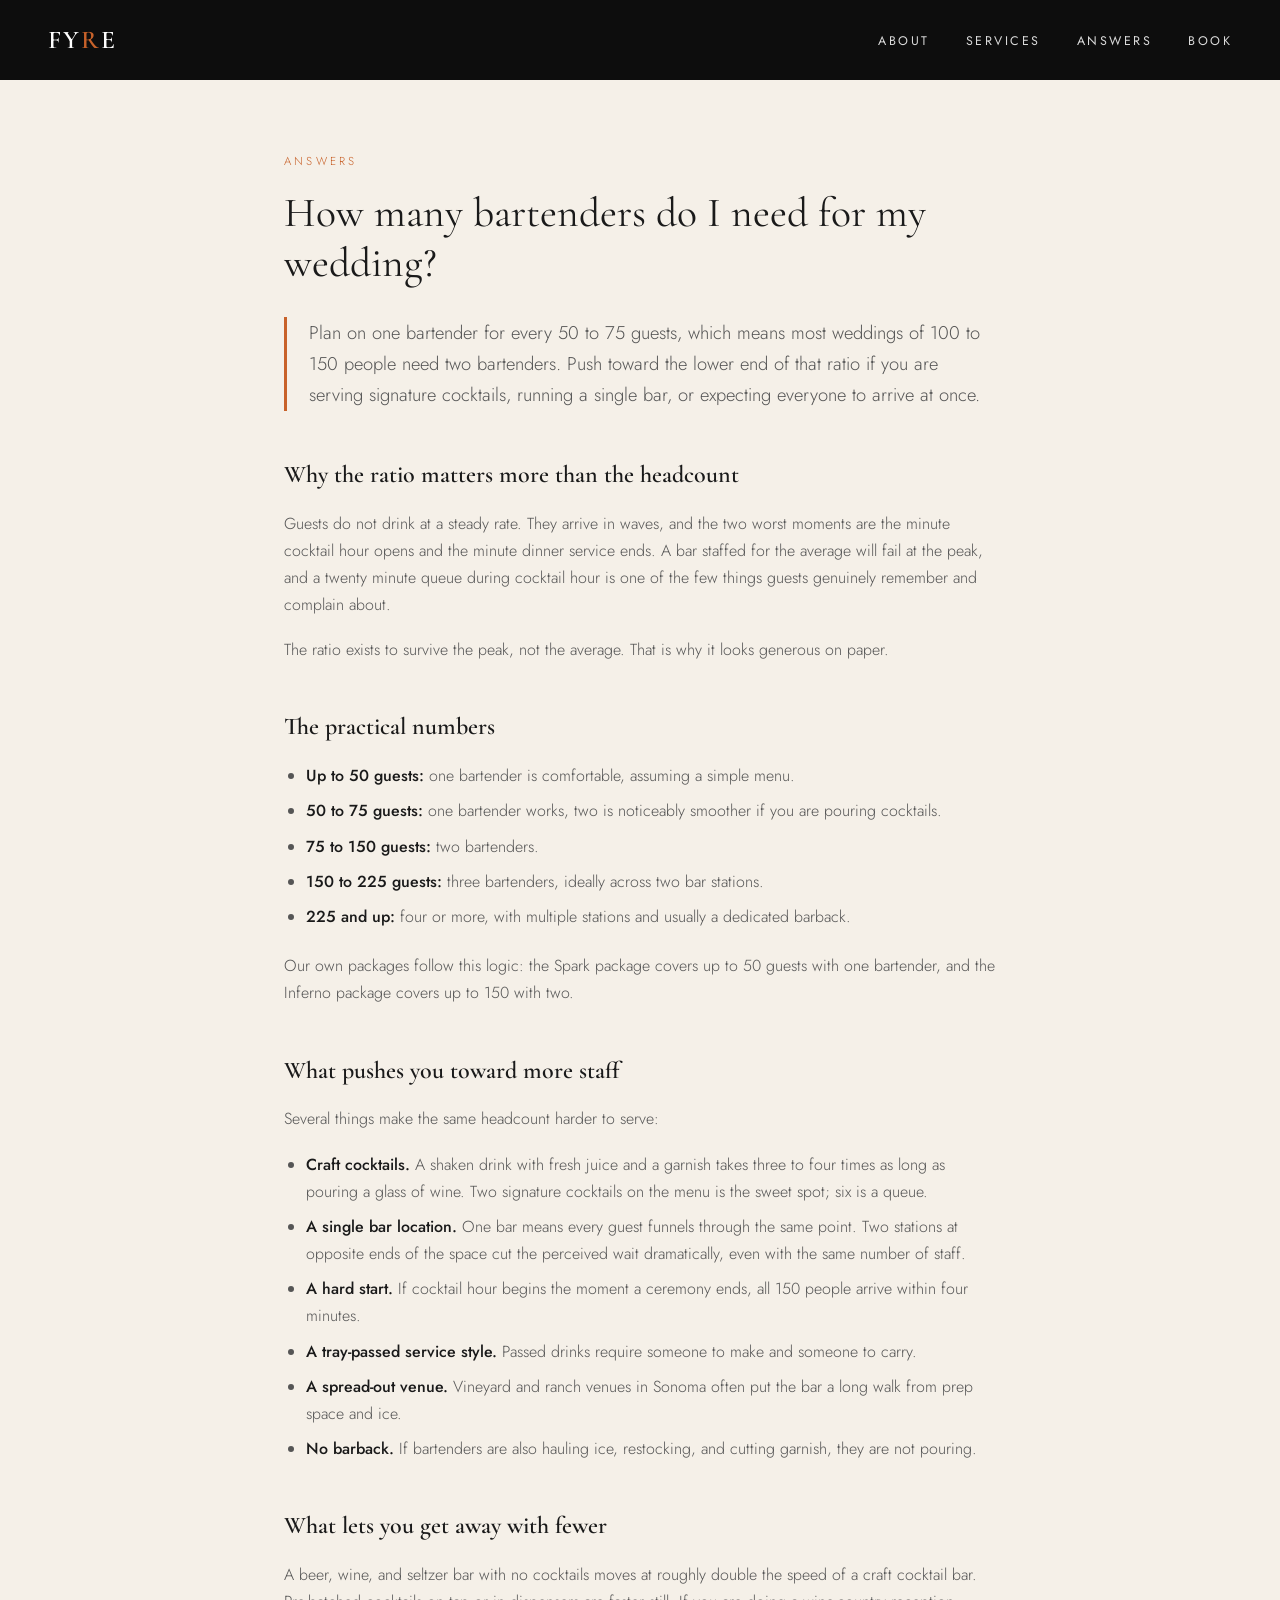
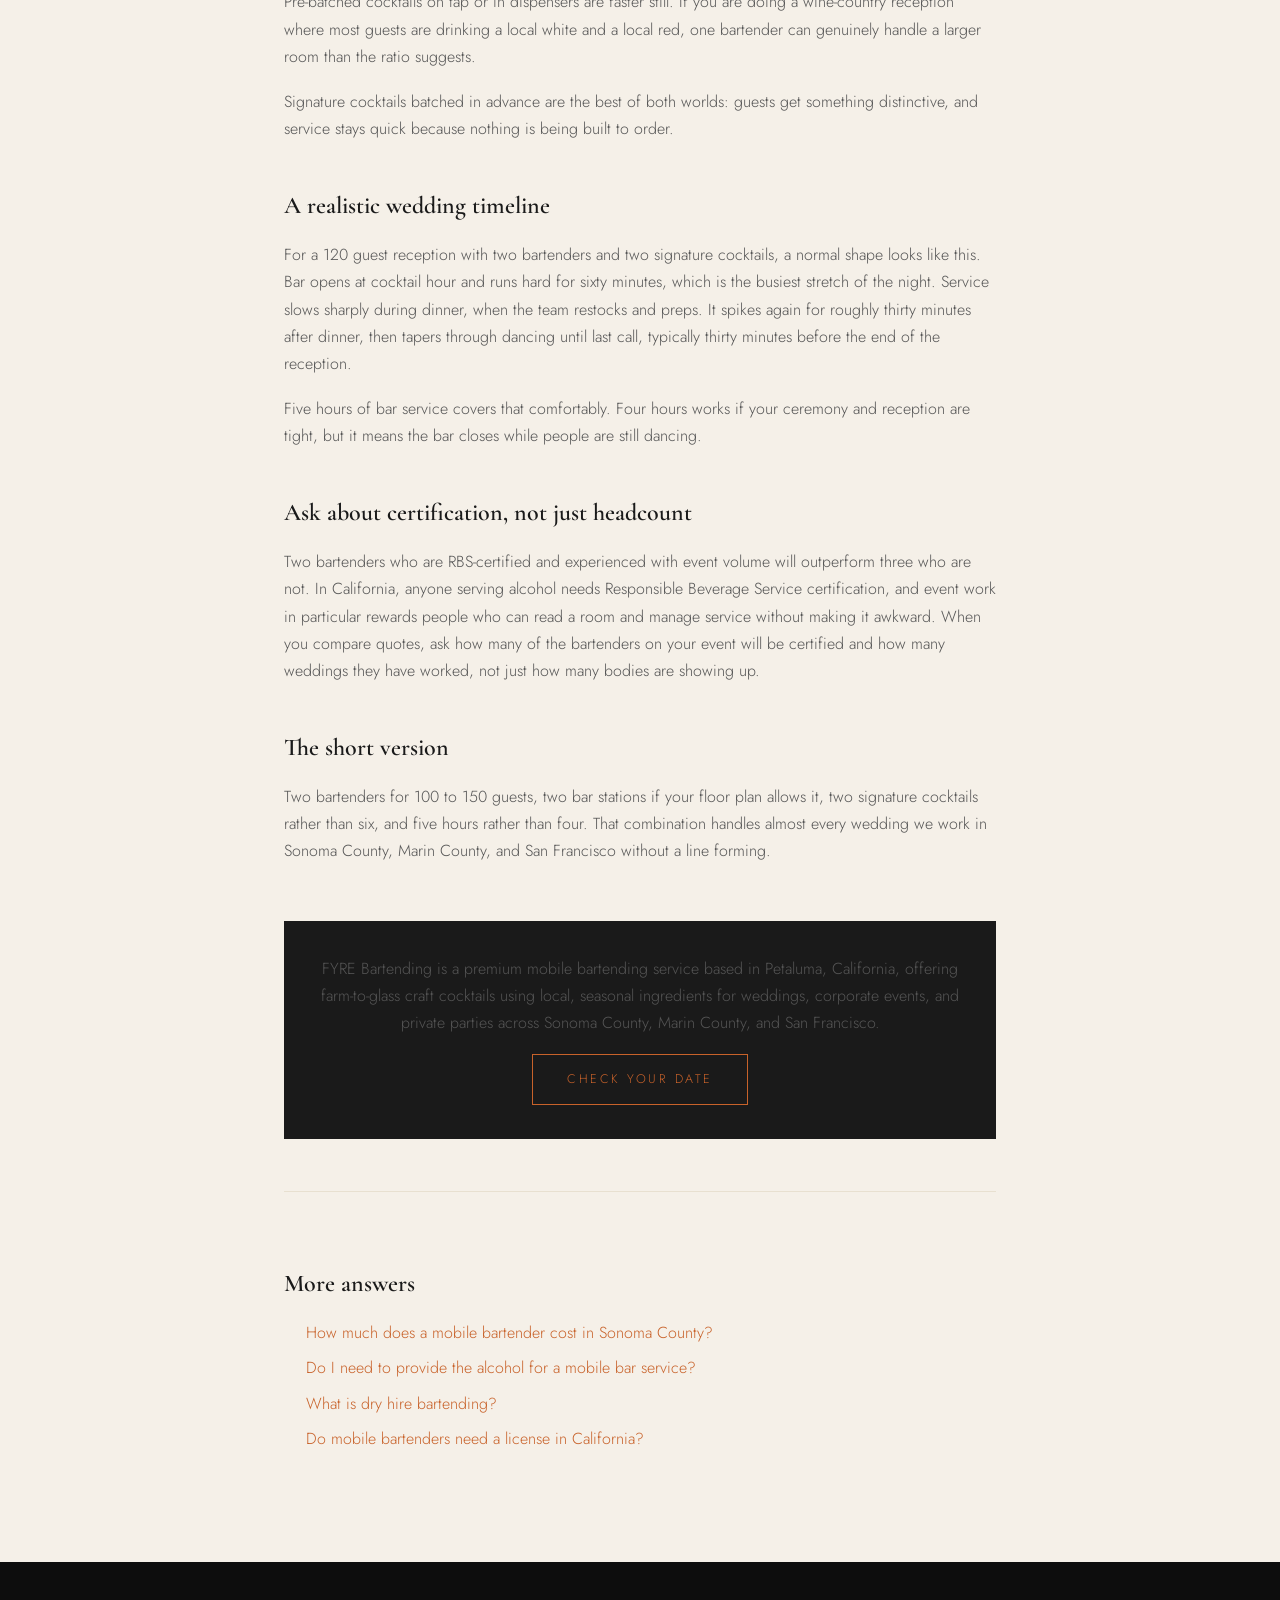
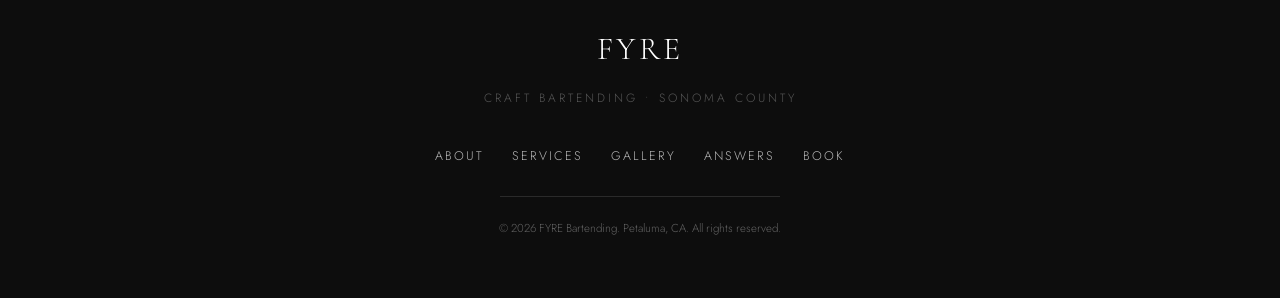
<file: answers/how-many-bartenders-for-my-wedding.html>
<!DOCTYPE html>
<html lang="en">
<head>
  <meta charset="UTF-8">
  <meta name="viewport" content="width=device-width, initial-scale=1.0">
  <title>How Many Bartenders Do I Need for My Wedding? | FYRE Bartending</title>
  <meta name="description" content="The working rule is one bartender per 50 to 75 guests, adjusted for bar count, service style, and whether you are pouring signature cocktails or only beer and wine.">
  <link rel="canonical" href="https://fyre-bar.com/answers/how-many-bartenders-for-my-wedding.html">
  <link rel="preconnect" href="https://fonts.googleapis.com">
  <link rel="preconnect" href="https://fonts.gstatic.com" crossorigin>
  <link href="https://fonts.googleapis.com/css2?family=Cormorant+Garamond:ital,wght@0,300;0,400;0,600;1,300;1,400&family=Jost:wght@300;400;500&display=swap" rel="stylesheet">
  <link rel="stylesheet" href="/assets/answers.css">
  <script type="application/ld+json">
{
  "@context": "https://schema.org",
  "@type": "BreadcrumbList",
  "itemListElement": [
    {
      "@type": "ListItem",
      "position": 1,
      "name": "Home",
      "item": "https://fyre-bar.com/"
    },
    {
      "@type": "ListItem",
      "position": 2,
      "name": "Answers",
      "item": "https://fyre-bar.com/answers/"
    },
    {
      "@type": "ListItem",
      "position": 3,
      "name": "How many bartenders do I need for my wedding?",
      "item": "https://fyre-bar.com/answers/how-many-bartenders-for-my-wedding.html"
    }
  ]
}
  </script>
<link rel="stylesheet" href="/assets/mobile-nav.css">
</head>
<body>
<nav id="mainNav">
  <div class="nav-logo"><a href="/">FY<span>R</span>E</a></div>
  <ul class="nav-links">
    <li><a href="/#about">About</a></li>
    <li><a href="/#services">Services</a></li>
    <li><a href="/answers/">Answers</a></li>
    <li><a href="/book">Book</a></li>
  </ul>
</nav>
  <main class="answer">
    <article>
      <p class="eyebrow"><a href="/answers/">Answers</a></p>
      <h1>How many bartenders do I need for my wedding?</h1>
      <p class="lead">Plan on one bartender for every 50 to 75 guests, which means most weddings of 100 to 150 people need two bartenders. Push toward the lower end of that ratio if you are serving signature cocktails, running a single bar, or expecting everyone to arrive at once.</p>
      <h2>Why the ratio matters more than the headcount</h2>
      <p>Guests do not drink at a steady rate. They arrive in waves, and the two worst moments are the minute cocktail hour opens and the minute dinner service ends. A bar staffed for the average will fail at the peak, and a twenty minute queue during cocktail hour is one of the few things guests genuinely remember and complain about.</p>
      <p>The ratio exists to survive the peak, not the average. That is why it looks generous on paper.</p>
      <h2>The practical numbers</h2>
      <ul>
      <li><strong>Up to 50 guests:</strong> one bartender is comfortable, assuming a simple menu.</li>
      <li><strong>50 to 75 guests:</strong> one bartender works, two is noticeably smoother if you are pouring cocktails.</li>
      <li><strong>75 to 150 guests:</strong> two bartenders.</li>
      <li><strong>150 to 225 guests:</strong> three bartenders, ideally across two bar stations.</li>
      <li><strong>225 and up:</strong> four or more, with multiple stations and usually a dedicated barback.</li>
      </ul>
      <p>Our own packages follow this logic: the Spark package covers up to 50 guests with one bartender, and the Inferno package covers up to 150 with two.</p>
      <h2>What pushes you toward more staff</h2>
      <p>Several things make the same headcount harder to serve:</p>
      <ul>
      <li><strong>Craft cocktails.</strong> A shaken drink with fresh juice and a garnish takes three to four times as long as pouring a glass of wine. Two signature cocktails on the menu is the sweet spot; six is a queue.</li>
      <li><strong>A single bar location.</strong> One bar means every guest funnels through the same point. Two stations at opposite ends of the space cut the perceived wait dramatically, even with the same number of staff.</li>
      <li><strong>A hard start.</strong> If cocktail hour begins the moment a ceremony ends, all 150 people arrive within four minutes.</li>
      <li><strong>A tray-passed service style.</strong> Passed drinks require someone to make and someone to carry.</li>
      <li><strong>A spread-out venue.</strong> Vineyard and ranch venues in Sonoma often put the bar a long walk from prep space and ice.</li>
      <li><strong>No barback.</strong> If bartenders are also hauling ice, restocking, and cutting garnish, they are not pouring.</li>
      </ul>
      <h2>What lets you get away with fewer</h2>
      <p>A beer, wine, and seltzer bar with no cocktails moves at roughly double the speed of a craft cocktail bar. Pre-batched cocktails on tap or in dispensers are faster still. If you are doing a wine-country reception where most guests are drinking a local white and a local red, one bartender can genuinely handle a larger room than the ratio suggests.</p>
      <p>Signature cocktails batched in advance are the best of both worlds: guests get something distinctive, and service stays quick because nothing is being built to order.</p>
      <h2>A realistic wedding timeline</h2>
      <p>For a 120 guest reception with two bartenders and two signature cocktails, a normal shape looks like this. Bar opens at cocktail hour and runs hard for sixty minutes, which is the busiest stretch of the night. Service slows sharply during dinner, when the team restocks and preps. It spikes again for roughly thirty minutes after dinner, then tapers through dancing until last call, typically thirty minutes before the end of the reception.</p>
      <p>Five hours of bar service covers that comfortably. Four hours works if your ceremony and reception are tight, but it means the bar closes while people are still dancing.</p>
      <h2>Ask about certification, not just headcount</h2>
      <p>Two bartenders who are RBS-certified and experienced with event volume will outperform three who are not. In California, anyone serving alcohol needs Responsible Beverage Service certification, and event work in particular rewards people who can read a room and manage service without making it awkward. When you compare quotes, ask how many of the bartenders on your event will be certified and how many weddings they have worked, not just how many bodies are showing up.</p>
      <h2>The short version</h2>
      <p>Two bartenders for 100 to 150 guests, two bar stations if your floor plan allows it, two signature cocktails rather than six, and five hours rather than four. That combination handles almost every wedding we work in Sonoma County, Marin County, and San Francisco without a line forming.</p>
      <div class="cta">
        <p>FYRE Bartending is a premium mobile bartending service based in Petaluma, California, offering farm-to-glass craft cocktails using local, seasonal ingredients for weddings, corporate events, and private parties across Sonoma County, Marin County, and San Francisco.</p>
        <a class="btn" href="/book">Check your date</a>
      </div>
      <div class="more">
        <h2>More answers</h2>
        <ul>
      <li><a href="/answers/mobile-bartender-cost-sonoma-county.html">How much does a mobile bartender cost in Sonoma County?</a></li>
      <li><a href="/answers/do-i-provide-alcohol-mobile-bar.html">Do I need to provide the alcohol for a mobile bar service?</a></li>
      <li><a href="/answers/what-is-dry-hire-bartending.html">What is dry hire bartending?</a></li>
      <li><a href="/answers/do-mobile-bartenders-need-a-license-in-california.html">Do mobile bartenders need a license in California?</a></li>
        </ul>
      </div>
    </article>
  </main>
<footer>
  <div class="footer-logo">FY<span>R</span>E</div>
  <p class="footer-tagline">Craft Bartending &bull; Sonoma County</p>
  <ul class="footer-links">
    <li><a href="/#about">About</a></li>
    <li><a href="/#services">Services</a></li>
    <li><a href="/#gallery">Gallery</a></li>
    <li><a href="/answers/">Answers</a></li>
    <li><a href="/book">Book</a></li>
  </ul>
  <div class="footer-divider"></div>
  <p class="footer-copy">&copy; 2026 FYRE Bartending. Petaluma, CA. All rights reserved.</p>
</footer>
<script src="/assets/mobile-nav.js" defer></script>
</body>
</html>
</file>
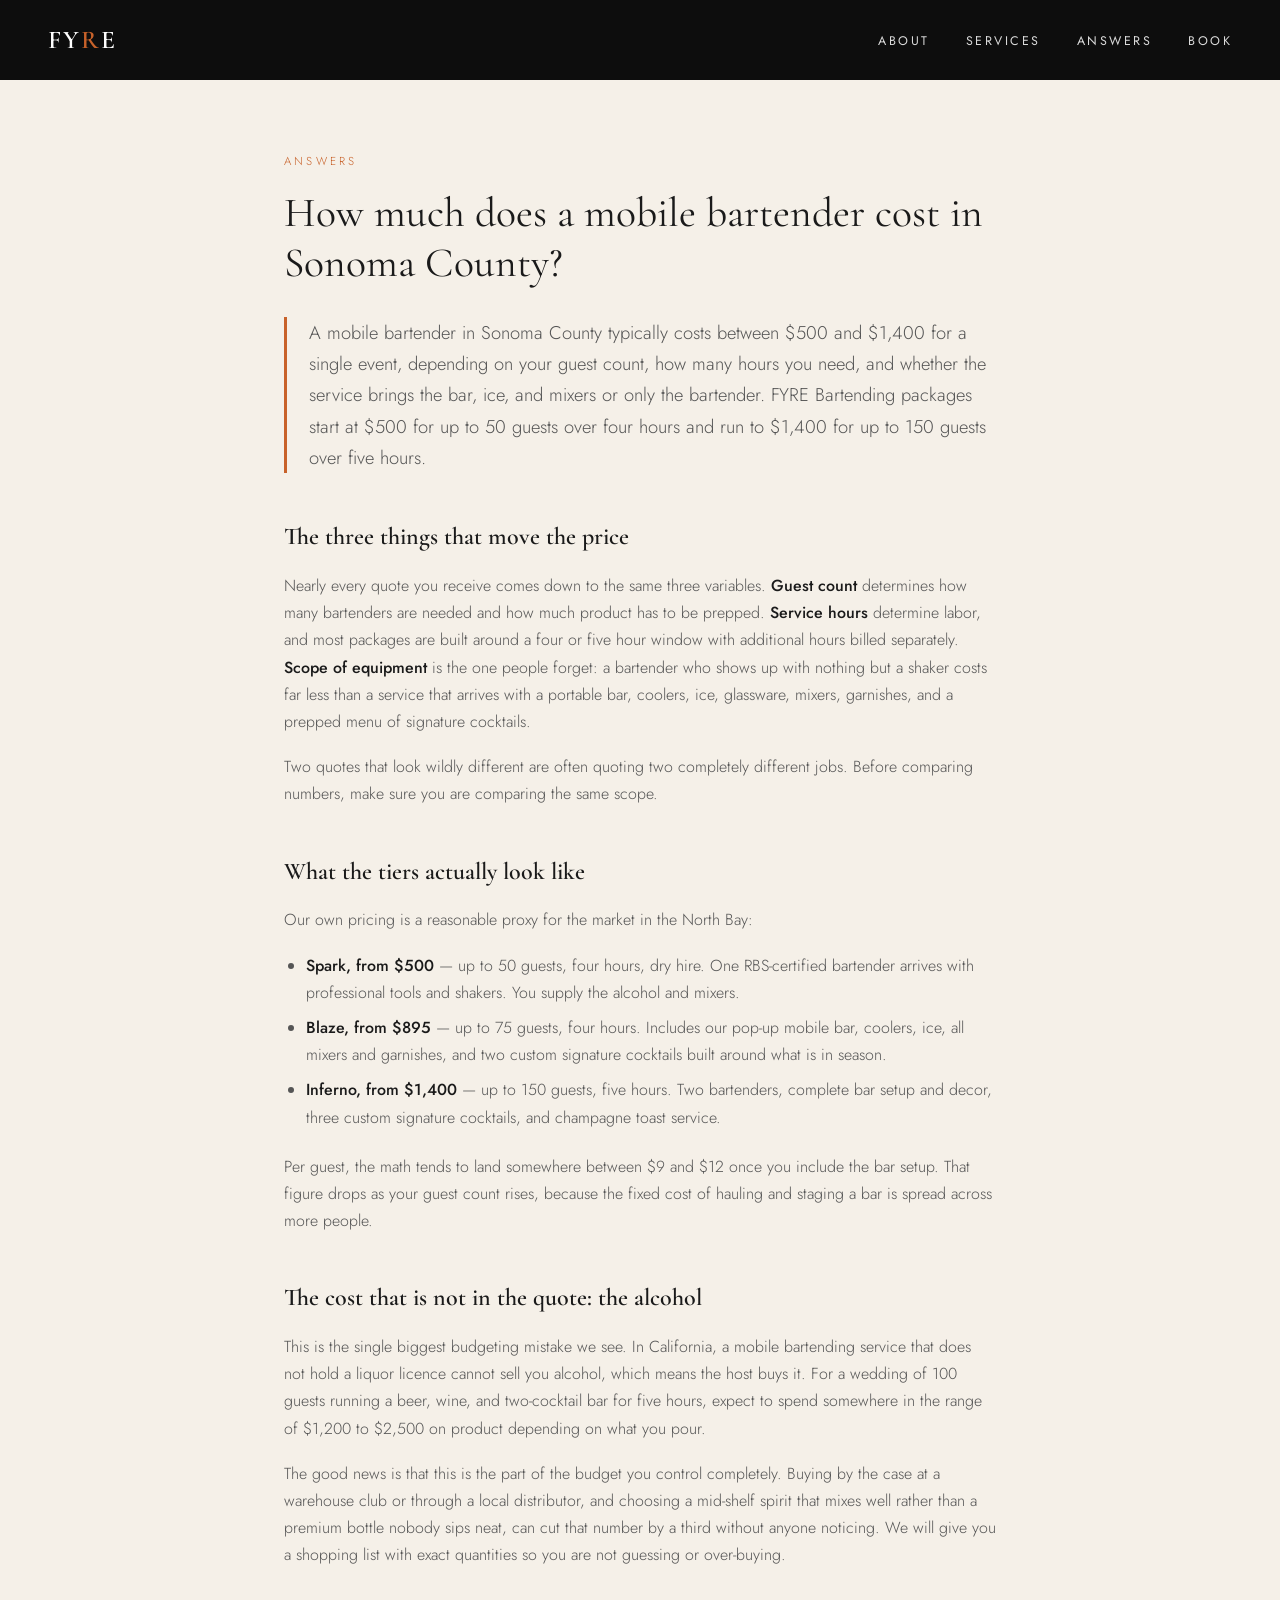
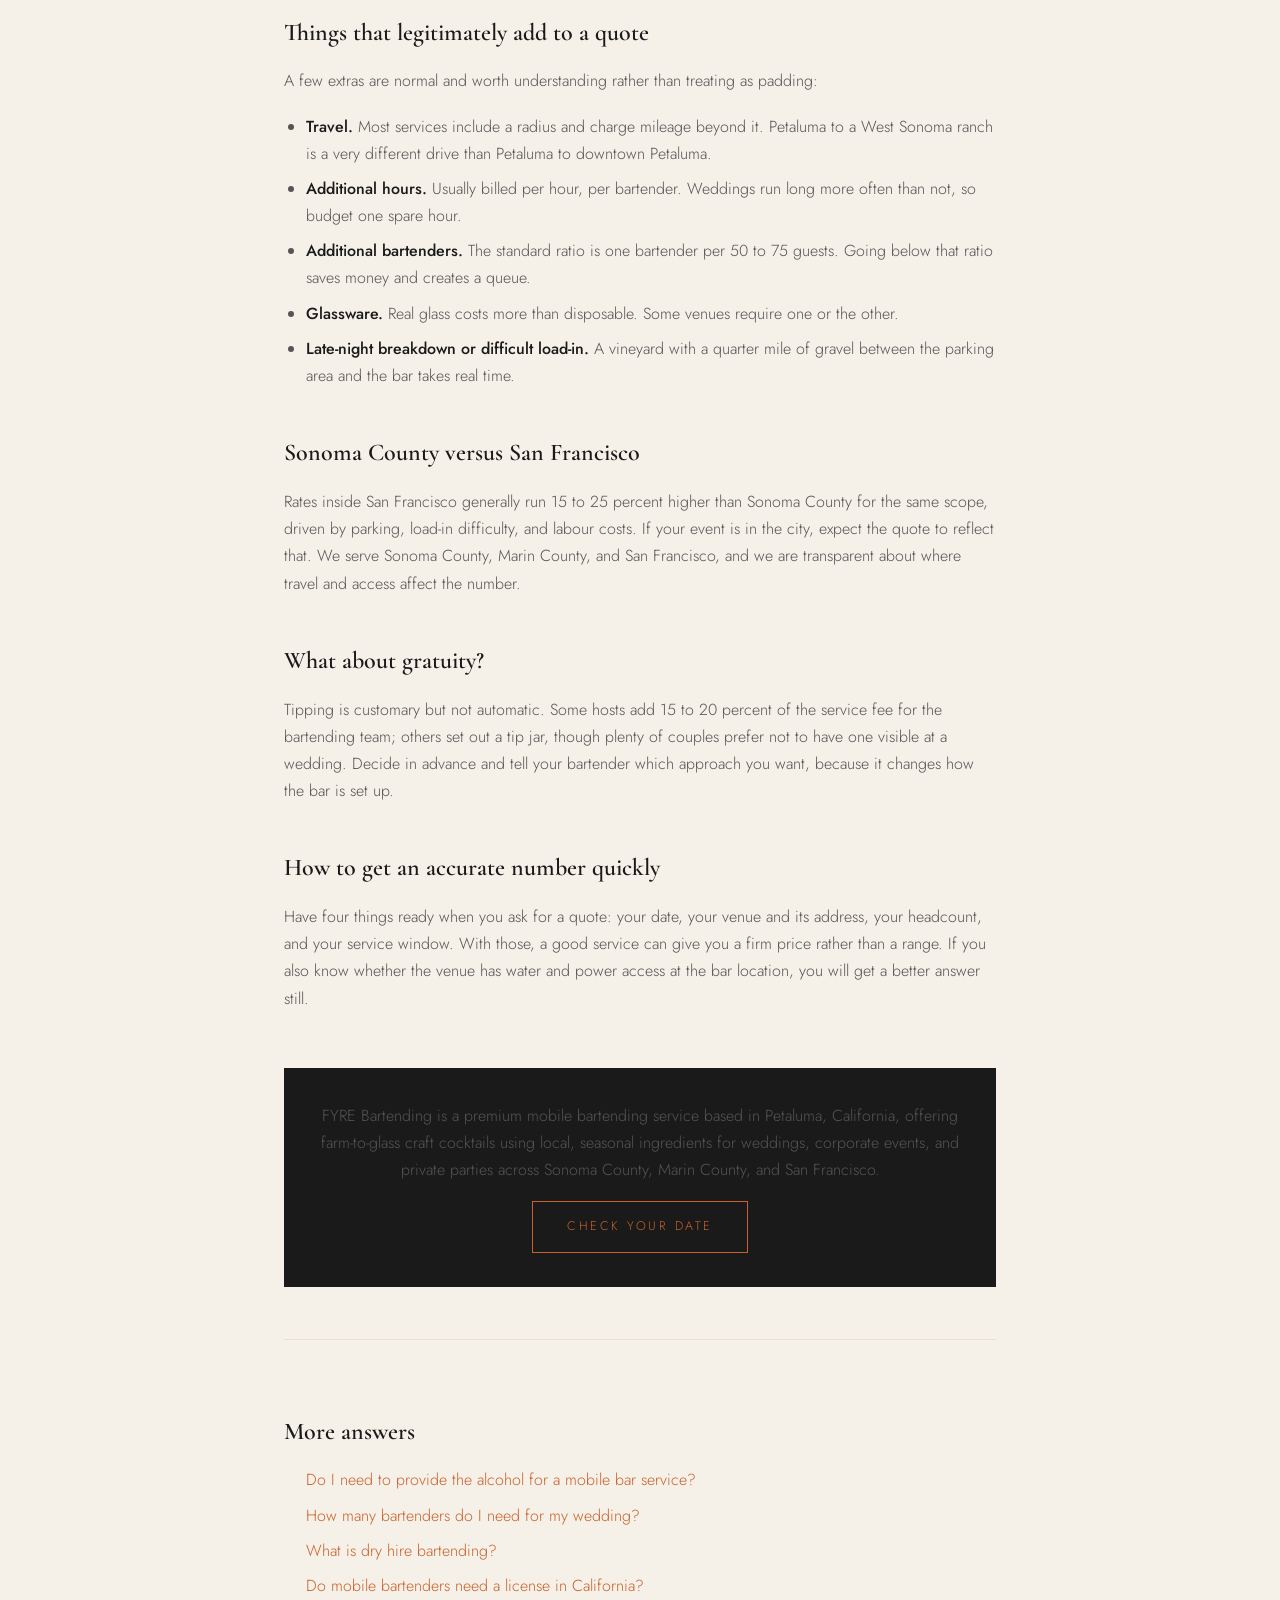
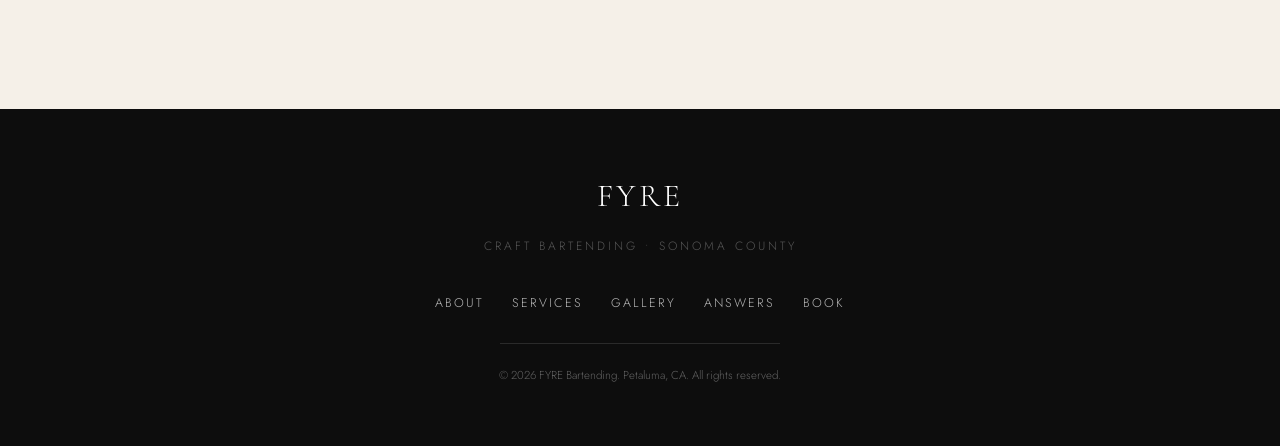
<file: answers/mobile-bartender-cost-sonoma-county.html>
<!DOCTYPE html>
<html lang="en">
<head>
  <meta charset="UTF-8">
  <meta name="viewport" content="width=device-width, initial-scale=1.0">
  <title>How Much Does a Mobile Bartender Cost in Sonoma County? | FYRE Bartending</title>
  <meta name="description" content="Mobile bartenders in Sonoma County typically cost $500 to $1,400 per event, depending on guest count, service hours, and whether the bar setup and mixers are included.">
  <link rel="canonical" href="https://fyre-bar.com/answers/mobile-bartender-cost-sonoma-county.html">
  <link rel="preconnect" href="https://fonts.googleapis.com">
  <link rel="preconnect" href="https://fonts.gstatic.com" crossorigin>
  <link href="https://fonts.googleapis.com/css2?family=Cormorant+Garamond:ital,wght@0,300;0,400;0,600;1,300;1,400&family=Jost:wght@300;400;500&display=swap" rel="stylesheet">
  <link rel="stylesheet" href="/assets/answers.css">
  <script type="application/ld+json">
{
  "@context": "https://schema.org",
  "@type": "BreadcrumbList",
  "itemListElement": [
    {
      "@type": "ListItem",
      "position": 1,
      "name": "Home",
      "item": "https://fyre-bar.com/"
    },
    {
      "@type": "ListItem",
      "position": 2,
      "name": "Answers",
      "item": "https://fyre-bar.com/answers/"
    },
    {
      "@type": "ListItem",
      "position": 3,
      "name": "How much does a mobile bartender cost in Sonoma County?",
      "item": "https://fyre-bar.com/answers/mobile-bartender-cost-sonoma-county.html"
    }
  ]
}
  </script>
<link rel="stylesheet" href="/assets/mobile-nav.css">
</head>
<body>
<nav id="mainNav">
  <div class="nav-logo"><a href="/">FY<span>R</span>E</a></div>
  <ul class="nav-links">
    <li><a href="/#about">About</a></li>
    <li><a href="/#services">Services</a></li>
    <li><a href="/answers/">Answers</a></li>
    <li><a href="/book">Book</a></li>
  </ul>
</nav>
  <main class="answer">
    <article>
      <p class="eyebrow"><a href="/answers/">Answers</a></p>
      <h1>How much does a mobile bartender cost in Sonoma County?</h1>
      <p class="lead">A mobile bartender in Sonoma County typically costs between $500 and $1,400 for a single event, depending on your guest count, how many hours you need, and whether the service brings the bar, ice, and mixers or only the bartender. FYRE Bartending packages start at $500 for up to 50 guests over four hours and run to $1,400 for up to 150 guests over five hours.</p>
      <h2>The three things that move the price</h2>
      <p>Nearly every quote you receive comes down to the same three variables. <strong>Guest count</strong> determines how many bartenders are needed and how much product has to be prepped. <strong>Service hours</strong> determine labor, and most packages are built around a four or five hour window with additional hours billed separately. <strong>Scope of equipment</strong> is the one people forget: a bartender who shows up with nothing but a shaker costs far less than a service that arrives with a portable bar, coolers, ice, glassware, mixers, garnishes, and a prepped menu of signature cocktails.</p>
      <p>Two quotes that look wildly different are often quoting two completely different jobs. Before comparing numbers, make sure you are comparing the same scope.</p>
      <h2>What the tiers actually look like</h2>
      <p>Our own pricing is a reasonable proxy for the market in the North Bay:</p>
      <ul>
      <li><strong>Spark, from $500</strong> &mdash; up to 50 guests, four hours, dry hire. One RBS-certified bartender arrives with professional tools and shakers. You supply the alcohol and mixers.</li>
      <li><strong>Blaze, from $895</strong> &mdash; up to 75 guests, four hours. Includes our pop-up mobile bar, coolers, ice, all mixers and garnishes, and two custom signature cocktails built around what is in season.</li>
      <li><strong>Inferno, from $1,400</strong> &mdash; up to 150 guests, five hours. Two bartenders, complete bar setup and decor, three custom signature cocktails, and champagne toast service.</li>
      </ul>
      <p>Per guest, the math tends to land somewhere between $9 and $12 once you include the bar setup. That figure drops as your guest count rises, because the fixed cost of hauling and staging a bar is spread across more people.</p>
      <h2>The cost that is not in the quote: the alcohol</h2>
      <p>This is the single biggest budgeting mistake we see. In California, a mobile bartending service that does not hold a liquor licence cannot sell you alcohol, which means the host buys it. For a wedding of 100 guests running a beer, wine, and two-cocktail bar for five hours, expect to spend somewhere in the range of $1,200 to $2,500 on product depending on what you pour.</p>
      <p>The good news is that this is the part of the budget you control completely. Buying by the case at a warehouse club or through a local distributor, and choosing a mid-shelf spirit that mixes well rather than a premium bottle nobody sips neat, can cut that number by a third without anyone noticing. We will give you a shopping list with exact quantities so you are not guessing or over-buying.</p>
      <h2>Things that legitimately add to a quote</h2>
      <p>A few extras are normal and worth understanding rather than treating as padding:</p>
      <ul>
      <li><strong>Travel.</strong> Most services include a radius and charge mileage beyond it. Petaluma to a West Sonoma ranch is a very different drive than Petaluma to downtown Petaluma.</li>
      <li><strong>Additional hours.</strong> Usually billed per hour, per bartender. Weddings run long more often than not, so budget one spare hour.</li>
      <li><strong>Additional bartenders.</strong> The standard ratio is one bartender per 50 to 75 guests. Going below that ratio saves money and creates a queue.</li>
      <li><strong>Glassware.</strong> Real glass costs more than disposable. Some venues require one or the other.</li>
      <li><strong>Late-night breakdown or difficult load-in.</strong> A vineyard with a quarter mile of gravel between the parking area and the bar takes real time.</li>
      </ul>
      <h2>Sonoma County versus San Francisco</h2>
      <p>Rates inside San Francisco generally run 15 to 25 percent higher than Sonoma County for the same scope, driven by parking, load-in difficulty, and labour costs. If your event is in the city, expect the quote to reflect that. We serve Sonoma County, Marin County, and San Francisco, and we are transparent about where travel and access affect the number.</p>
      <h2>What about gratuity?</h2>
      <p>Tipping is customary but not automatic. Some hosts add 15 to 20 percent of the service fee for the bartending team; others set out a tip jar, though plenty of couples prefer not to have one visible at a wedding. Decide in advance and tell your bartender which approach you want, because it changes how the bar is set up.</p>
      <h2>How to get an accurate number quickly</h2>
      <p>Have four things ready when you ask for a quote: your date, your venue and its address, your headcount, and your service window. With those, a good service can give you a firm price rather than a range. If you also know whether the venue has water and power access at the bar location, you will get a better answer still.</p>
      <div class="cta">
        <p>FYRE Bartending is a premium mobile bartending service based in Petaluma, California, offering farm-to-glass craft cocktails using local, seasonal ingredients for weddings, corporate events, and private parties across Sonoma County, Marin County, and San Francisco.</p>
        <a class="btn" href="/book">Check your date</a>
      </div>
      <div class="more">
        <h2>More answers</h2>
        <ul>
      <li><a href="/answers/do-i-provide-alcohol-mobile-bar.html">Do I need to provide the alcohol for a mobile bar service?</a></li>
      <li><a href="/answers/how-many-bartenders-for-my-wedding.html">How many bartenders do I need for my wedding?</a></li>
      <li><a href="/answers/what-is-dry-hire-bartending.html">What is dry hire bartending?</a></li>
      <li><a href="/answers/do-mobile-bartenders-need-a-license-in-california.html">Do mobile bartenders need a license in California?</a></li>
        </ul>
      </div>
    </article>
  </main>
<footer>
  <div class="footer-logo">FY<span>R</span>E</div>
  <p class="footer-tagline">Craft Bartending &bull; Sonoma County</p>
  <ul class="footer-links">
    <li><a href="/#about">About</a></li>
    <li><a href="/#services">Services</a></li>
    <li><a href="/#gallery">Gallery</a></li>
    <li><a href="/answers/">Answers</a></li>
    <li><a href="/book">Book</a></li>
  </ul>
  <div class="footer-divider"></div>
  <p class="footer-copy">&copy; 2026 FYRE Bartending. Petaluma, CA. All rights reserved.</p>
</footer>
<script src="/assets/mobile-nav.js" defer></script>
</body>
</html>
</file>
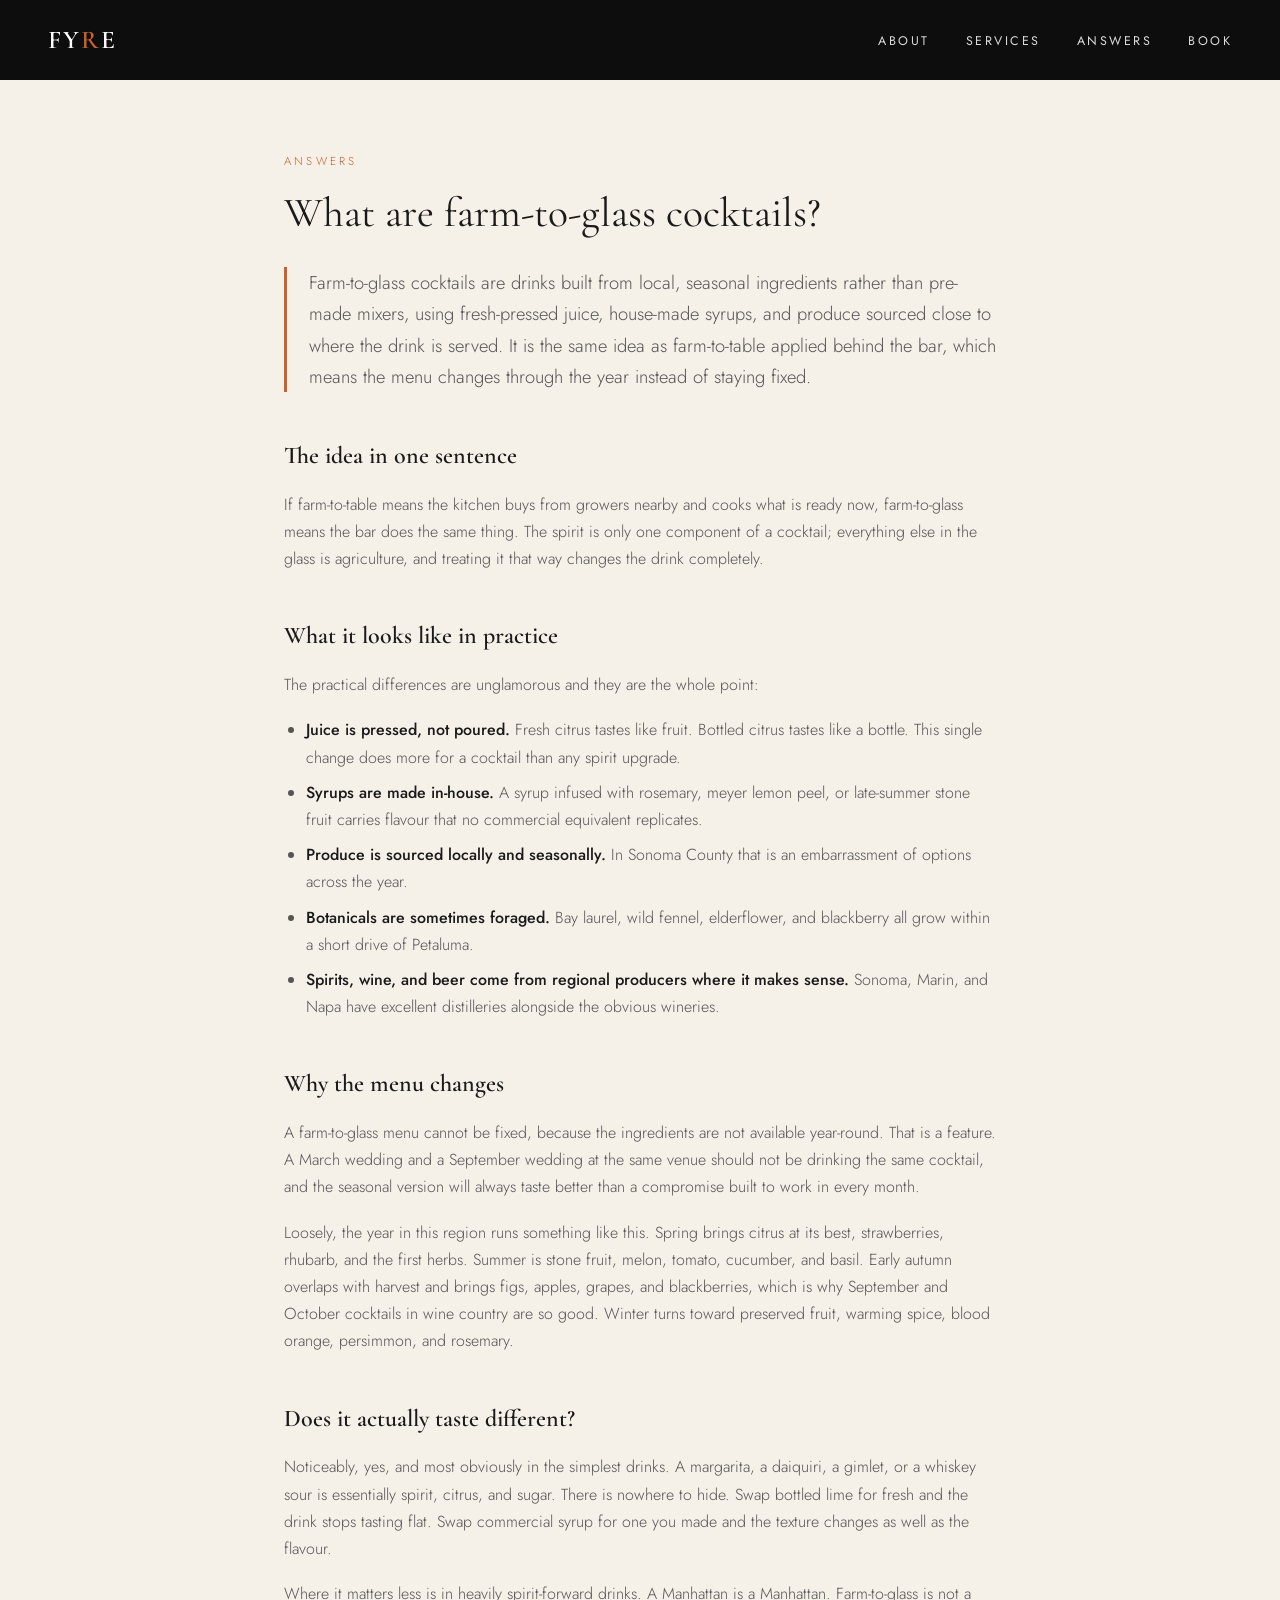
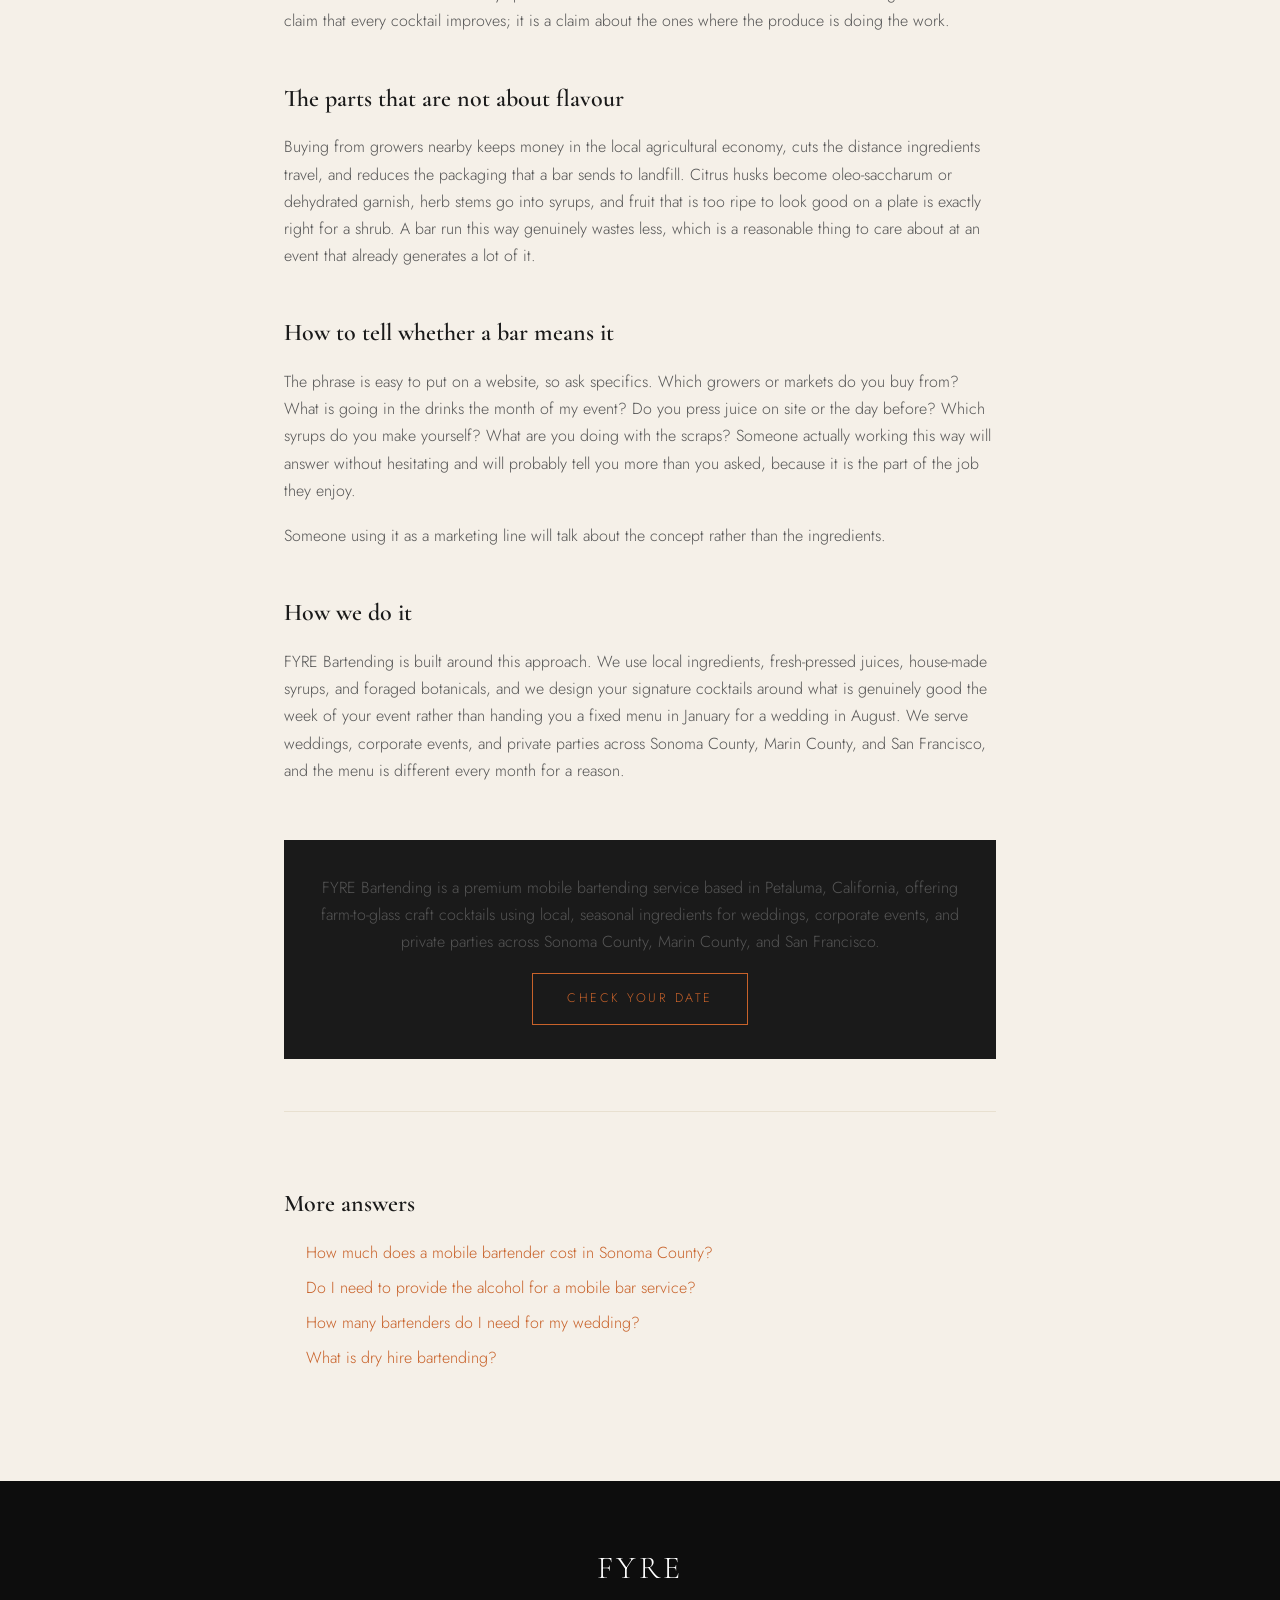
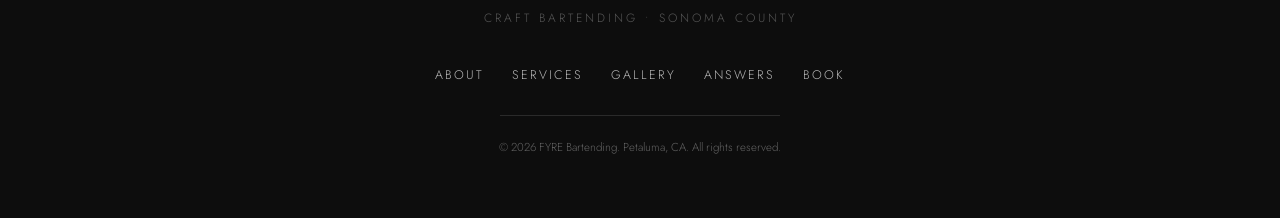
<file: answers/what-are-farm-to-glass-cocktails.html>
<!DOCTYPE html>
<html lang="en">
<head>
  <meta charset="UTF-8">
  <meta name="viewport" content="width=device-width, initial-scale=1.0">
  <title>What Are Farm-to-Glass Cocktails? | FYRE Bartending</title>
  <meta name="description" content="Farm-to-glass cocktails are built from local, seasonal ingredients, with fresh-pressed juices, house-made syrups, and foraged botanicals instead of pre-made mixers.">
  <link rel="canonical" href="https://fyre-bar.com/answers/what-are-farm-to-glass-cocktails.html">
  <link rel="preconnect" href="https://fonts.googleapis.com">
  <link rel="preconnect" href="https://fonts.gstatic.com" crossorigin>
  <link href="https://fonts.googleapis.com/css2?family=Cormorant+Garamond:ital,wght@0,300;0,400;0,600;1,300;1,400&family=Jost:wght@300;400;500&display=swap" rel="stylesheet">
  <link rel="stylesheet" href="/assets/answers.css">
  <script type="application/ld+json">
{
  "@context": "https://schema.org",
  "@type": "BreadcrumbList",
  "itemListElement": [
    {
      "@type": "ListItem",
      "position": 1,
      "name": "Home",
      "item": "https://fyre-bar.com/"
    },
    {
      "@type": "ListItem",
      "position": 2,
      "name": "Answers",
      "item": "https://fyre-bar.com/answers/"
    },
    {
      "@type": "ListItem",
      "position": 3,
      "name": "What are farm-to-glass cocktails?",
      "item": "https://fyre-bar.com/answers/what-are-farm-to-glass-cocktails.html"
    }
  ]
}
  </script>
<link rel="stylesheet" href="/assets/mobile-nav.css">
</head>
<body>
<nav id="mainNav">
  <div class="nav-logo"><a href="/">FY<span>R</span>E</a></div>
  <ul class="nav-links">
    <li><a href="/#about">About</a></li>
    <li><a href="/#services">Services</a></li>
    <li><a href="/answers/">Answers</a></li>
    <li><a href="/book">Book</a></li>
  </ul>
</nav>
  <main class="answer">
    <article>
      <p class="eyebrow"><a href="/answers/">Answers</a></p>
      <h1>What are farm-to-glass cocktails?</h1>
      <p class="lead">Farm-to-glass cocktails are drinks built from local, seasonal ingredients rather than pre-made mixers, using fresh-pressed juice, house-made syrups, and produce sourced close to where the drink is served. It is the same idea as farm-to-table applied behind the bar, which means the menu changes through the year instead of staying fixed.</p>
      <h2>The idea in one sentence</h2>
      <p>If farm-to-table means the kitchen buys from growers nearby and cooks what is ready now, farm-to-glass means the bar does the same thing. The spirit is only one component of a cocktail; everything else in the glass is agriculture, and treating it that way changes the drink completely.</p>
      <h2>What it looks like in practice</h2>
      <p>The practical differences are unglamorous and they are the whole point:</p>
      <ul>
      <li><strong>Juice is pressed, not poured.</strong> Fresh citrus tastes like fruit. Bottled citrus tastes like a bottle. This single change does more for a cocktail than any spirit upgrade.</li>
      <li><strong>Syrups are made in-house.</strong> A syrup infused with rosemary, meyer lemon peel, or late-summer stone fruit carries flavour that no commercial equivalent replicates.</li>
      <li><strong>Produce is sourced locally and seasonally.</strong> In Sonoma County that is an embarrassment of options across the year.</li>
      <li><strong>Botanicals are sometimes foraged.</strong> Bay laurel, wild fennel, elderflower, and blackberry all grow within a short drive of Petaluma.</li>
      <li><strong>Spirits, wine, and beer come from regional producers where it makes sense.</strong> Sonoma, Marin, and Napa have excellent distilleries alongside the obvious wineries.</li>
      </ul>
      <h2>Why the menu changes</h2>
      <p>A farm-to-glass menu cannot be fixed, because the ingredients are not available year-round. That is a feature. A March wedding and a September wedding at the same venue should not be drinking the same cocktail, and the seasonal version will always taste better than a compromise built to work in every month.</p>
      <p>Loosely, the year in this region runs something like this. Spring brings citrus at its best, strawberries, rhubarb, and the first herbs. Summer is stone fruit, melon, tomato, cucumber, and basil. Early autumn overlaps with harvest and brings figs, apples, grapes, and blackberries, which is why September and October cocktails in wine country are so good. Winter turns toward preserved fruit, warming spice, blood orange, persimmon, and rosemary.</p>
      <h2>Does it actually taste different?</h2>
      <p>Noticeably, yes, and most obviously in the simplest drinks. A margarita, a daiquiri, a gimlet, or a whiskey sour is essentially spirit, citrus, and sugar. There is nowhere to hide. Swap bottled lime for fresh and the drink stops tasting flat. Swap commercial syrup for one you made and the texture changes as well as the flavour.</p>
      <p>Where it matters less is in heavily spirit-forward drinks. A Manhattan is a Manhattan. Farm-to-glass is not a claim that every cocktail improves; it is a claim about the ones where the produce is doing the work.</p>
      <h2>The parts that are not about flavour</h2>
      <p>Buying from growers nearby keeps money in the local agricultural economy, cuts the distance ingredients travel, and reduces the packaging that a bar sends to landfill. Citrus husks become oleo-saccharum or dehydrated garnish, herb stems go into syrups, and fruit that is too ripe to look good on a plate is exactly right for a shrub. A bar run this way genuinely wastes less, which is a reasonable thing to care about at an event that already generates a lot of it.</p>
      <h2>How to tell whether a bar means it</h2>
      <p>The phrase is easy to put on a website, so ask specifics. Which growers or markets do you buy from? What is going in the drinks the month of my event? Do you press juice on site or the day before? Which syrups do you make yourself? What are you doing with the scraps? Someone actually working this way will answer without hesitating and will probably tell you more than you asked, because it is the part of the job they enjoy.</p>
      <p>Someone using it as a marketing line will talk about the concept rather than the ingredients.</p>
      <h2>How we do it</h2>
      <p>FYRE Bartending is built around this approach. We use local ingredients, fresh-pressed juices, house-made syrups, and foraged botanicals, and we design your signature cocktails around what is genuinely good the week of your event rather than handing you a fixed menu in January for a wedding in August. We serve weddings, corporate events, and private parties across Sonoma County, Marin County, and San Francisco, and the menu is different every month for a reason.</p>
      <div class="cta">
        <p>FYRE Bartending is a premium mobile bartending service based in Petaluma, California, offering farm-to-glass craft cocktails using local, seasonal ingredients for weddings, corporate events, and private parties across Sonoma County, Marin County, and San Francisco.</p>
        <a class="btn" href="/book">Check your date</a>
      </div>
      <div class="more">
        <h2>More answers</h2>
        <ul>
      <li><a href="/answers/mobile-bartender-cost-sonoma-county.html">How much does a mobile bartender cost in Sonoma County?</a></li>
      <li><a href="/answers/do-i-provide-alcohol-mobile-bar.html">Do I need to provide the alcohol for a mobile bar service?</a></li>
      <li><a href="/answers/how-many-bartenders-for-my-wedding.html">How many bartenders do I need for my wedding?</a></li>
      <li><a href="/answers/what-is-dry-hire-bartending.html">What is dry hire bartending?</a></li>
        </ul>
      </div>
    </article>
  </main>
<footer>
  <div class="footer-logo">FY<span>R</span>E</div>
  <p class="footer-tagline">Craft Bartending &bull; Sonoma County</p>
  <ul class="footer-links">
    <li><a href="/#about">About</a></li>
    <li><a href="/#services">Services</a></li>
    <li><a href="/#gallery">Gallery</a></li>
    <li><a href="/answers/">Answers</a></li>
    <li><a href="/book">Book</a></li>
  </ul>
  <div class="footer-divider"></div>
  <p class="footer-copy">&copy; 2026 FYRE Bartending. Petaluma, CA. All rights reserved.</p>
</footer>
<script src="/assets/mobile-nav.js" defer></script>
</body>
</html>
</file>
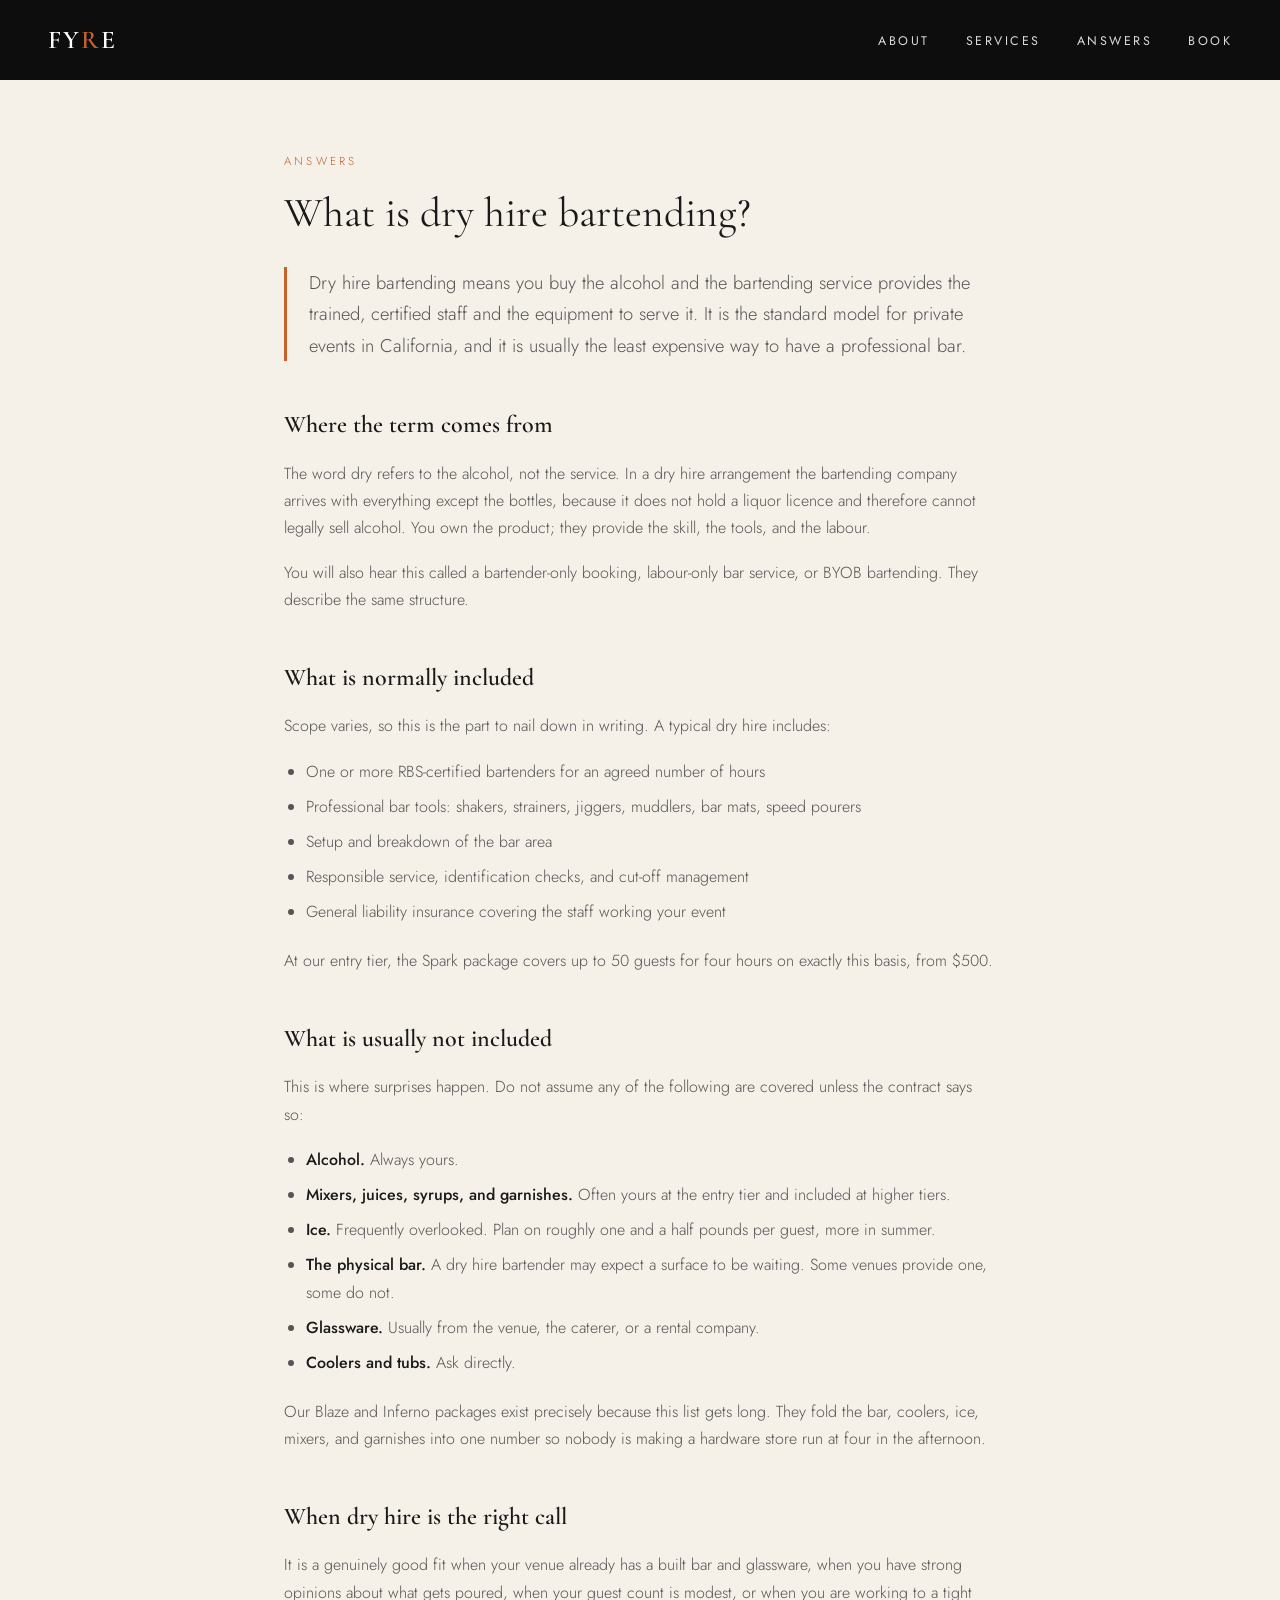
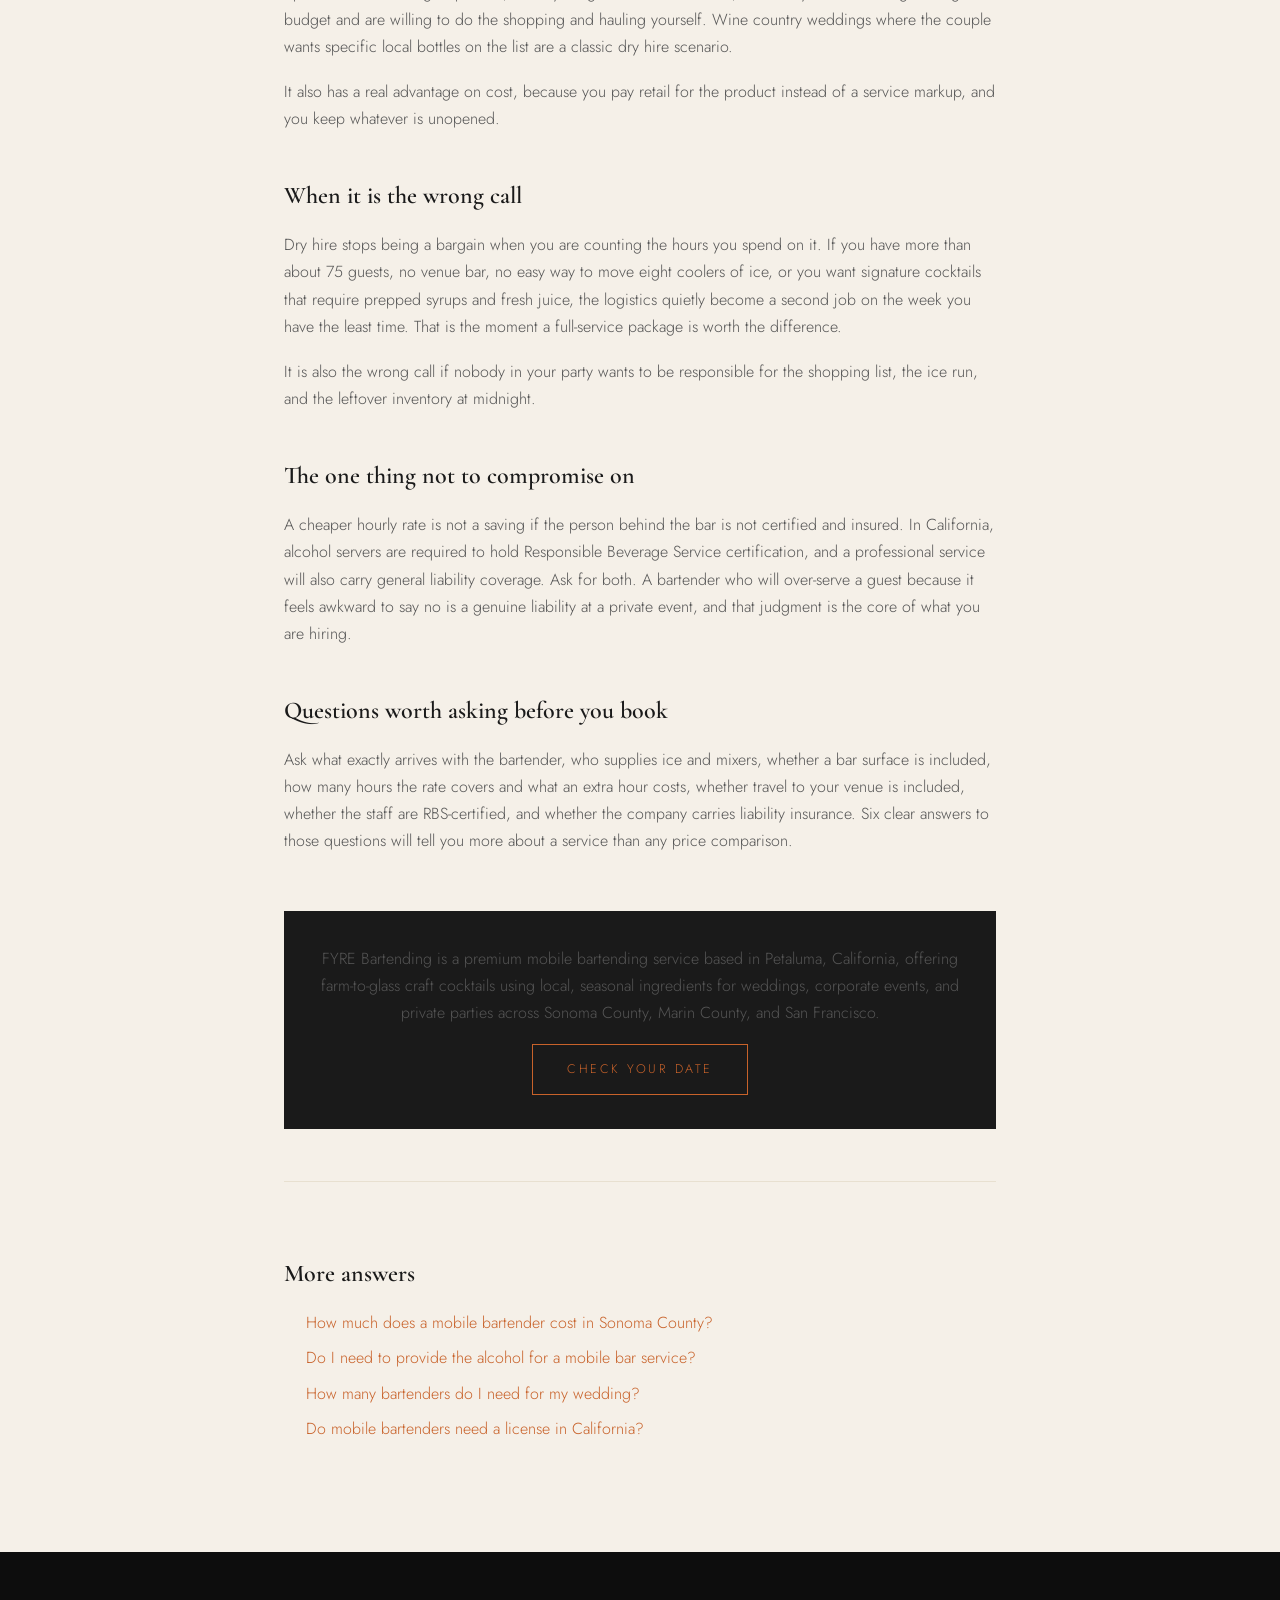
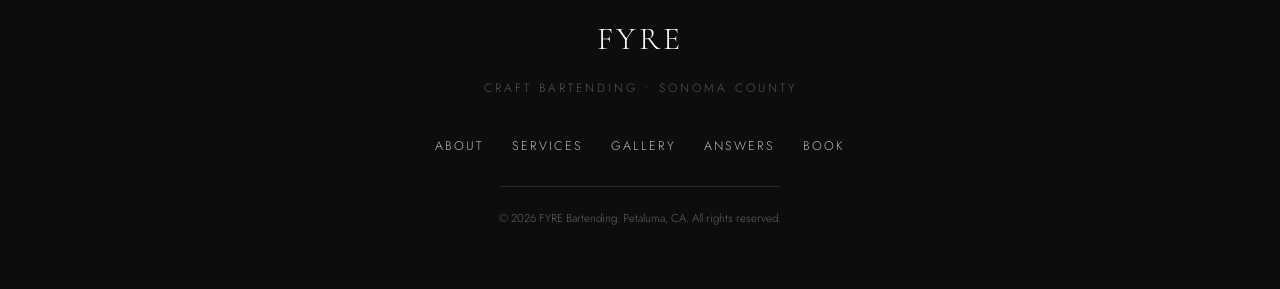
<file: answers/what-is-dry-hire-bartending.html>
<!DOCTYPE html>
<html lang="en">
<head>
  <meta charset="UTF-8">
  <meta name="viewport" content="width=device-width, initial-scale=1.0">
  <title>What Is Dry Hire Bartending? | FYRE Bartending</title>
  <meta name="description" content="Dry hire bartending means you supply the alcohol and the service supplies the licensed bartenders and equipment. Here is what it includes, what it costs, and when it is the right choice.">
  <link rel="canonical" href="https://fyre-bar.com/answers/what-is-dry-hire-bartending.html">
  <link rel="preconnect" href="https://fonts.googleapis.com">
  <link rel="preconnect" href="https://fonts.gstatic.com" crossorigin>
  <link href="https://fonts.googleapis.com/css2?family=Cormorant+Garamond:ital,wght@0,300;0,400;0,600;1,300;1,400&family=Jost:wght@300;400;500&display=swap" rel="stylesheet">
  <link rel="stylesheet" href="/assets/answers.css">
  <script type="application/ld+json">
{
  "@context": "https://schema.org",
  "@type": "BreadcrumbList",
  "itemListElement": [
    {
      "@type": "ListItem",
      "position": 1,
      "name": "Home",
      "item": "https://fyre-bar.com/"
    },
    {
      "@type": "ListItem",
      "position": 2,
      "name": "Answers",
      "item": "https://fyre-bar.com/answers/"
    },
    {
      "@type": "ListItem",
      "position": 3,
      "name": "What is dry hire bartending?",
      "item": "https://fyre-bar.com/answers/what-is-dry-hire-bartending.html"
    }
  ]
}
  </script>
<link rel="stylesheet" href="/assets/mobile-nav.css">
</head>
<body>
<nav id="mainNav">
  <div class="nav-logo"><a href="/">FY<span>R</span>E</a></div>
  <ul class="nav-links">
    <li><a href="/#about">About</a></li>
    <li><a href="/#services">Services</a></li>
    <li><a href="/answers/">Answers</a></li>
    <li><a href="/book">Book</a></li>
  </ul>
</nav>
  <main class="answer">
    <article>
      <p class="eyebrow"><a href="/answers/">Answers</a></p>
      <h1>What is dry hire bartending?</h1>
      <p class="lead">Dry hire bartending means you buy the alcohol and the bartending service provides the trained, certified staff and the equipment to serve it. It is the standard model for private events in California, and it is usually the least expensive way to have a professional bar.</p>
      <h2>Where the term comes from</h2>
      <p>The word dry refers to the alcohol, not the service. In a dry hire arrangement the bartending company arrives with everything except the bottles, because it does not hold a liquor licence and therefore cannot legally sell alcohol. You own the product; they provide the skill, the tools, and the labour.</p>
      <p>You will also hear this called a bartender-only booking, labour-only bar service, or BYOB bartending. They describe the same structure.</p>
      <h2>What is normally included</h2>
      <p>Scope varies, so this is the part to nail down in writing. A typical dry hire includes:</p>
      <ul>
      <li>One or more RBS-certified bartenders for an agreed number of hours</li>
      <li>Professional bar tools: shakers, strainers, jiggers, muddlers, bar mats, speed pourers</li>
      <li>Setup and breakdown of the bar area</li>
      <li>Responsible service, identification checks, and cut-off management</li>
      <li>General liability insurance covering the staff working your event</li>
      </ul>
      <p>At our entry tier, the Spark package covers up to 50 guests for four hours on exactly this basis, from $500.</p>
      <h2>What is usually not included</h2>
      <p>This is where surprises happen. Do not assume any of the following are covered unless the contract says so:</p>
      <ul>
      <li><strong>Alcohol.</strong> Always yours.</li>
      <li><strong>Mixers, juices, syrups, and garnishes.</strong> Often yours at the entry tier and included at higher tiers.</li>
      <li><strong>Ice.</strong> Frequently overlooked. Plan on roughly one and a half pounds per guest, more in summer.</li>
      <li><strong>The physical bar.</strong> A dry hire bartender may expect a surface to be waiting. Some venues provide one, some do not.</li>
      <li><strong>Glassware.</strong> Usually from the venue, the caterer, or a rental company.</li>
      <li><strong>Coolers and tubs.</strong> Ask directly.</li>
      </ul>
      <p>Our Blaze and Inferno packages exist precisely because this list gets long. They fold the bar, coolers, ice, mixers, and garnishes into one number so nobody is making a hardware store run at four in the afternoon.</p>
      <h2>When dry hire is the right call</h2>
      <p>It is a genuinely good fit when your venue already has a built bar and glassware, when you have strong opinions about what gets poured, when your guest count is modest, or when you are working to a tight budget and are willing to do the shopping and hauling yourself. Wine country weddings where the couple wants specific local bottles on the list are a classic dry hire scenario.</p>
      <p>It also has a real advantage on cost, because you pay retail for the product instead of a service markup, and you keep whatever is unopened.</p>
      <h2>When it is the wrong call</h2>
      <p>Dry hire stops being a bargain when you are counting the hours you spend on it. If you have more than about 75 guests, no venue bar, no easy way to move eight coolers of ice, or you want signature cocktails that require prepped syrups and fresh juice, the logistics quietly become a second job on the week you have the least time. That is the moment a full-service package is worth the difference.</p>
      <p>It is also the wrong call if nobody in your party wants to be responsible for the shopping list, the ice run, and the leftover inventory at midnight.</p>
      <h2>The one thing not to compromise on</h2>
      <p>A cheaper hourly rate is not a saving if the person behind the bar is not certified and insured. In California, alcohol servers are required to hold Responsible Beverage Service certification, and a professional service will also carry general liability coverage. Ask for both. A bartender who will over-serve a guest because it feels awkward to say no is a genuine liability at a private event, and that judgment is the core of what you are hiring.</p>
      <h2>Questions worth asking before you book</h2>
      <p>Ask what exactly arrives with the bartender, who supplies ice and mixers, whether a bar surface is included, how many hours the rate covers and what an extra hour costs, whether travel to your venue is included, whether the staff are RBS-certified, and whether the company carries liability insurance. Six clear answers to those questions will tell you more about a service than any price comparison.</p>
      <div class="cta">
        <p>FYRE Bartending is a premium mobile bartending service based in Petaluma, California, offering farm-to-glass craft cocktails using local, seasonal ingredients for weddings, corporate events, and private parties across Sonoma County, Marin County, and San Francisco.</p>
        <a class="btn" href="/book">Check your date</a>
      </div>
      <div class="more">
        <h2>More answers</h2>
        <ul>
      <li><a href="/answers/mobile-bartender-cost-sonoma-county.html">How much does a mobile bartender cost in Sonoma County?</a></li>
      <li><a href="/answers/do-i-provide-alcohol-mobile-bar.html">Do I need to provide the alcohol for a mobile bar service?</a></li>
      <li><a href="/answers/how-many-bartenders-for-my-wedding.html">How many bartenders do I need for my wedding?</a></li>
      <li><a href="/answers/do-mobile-bartenders-need-a-license-in-california.html">Do mobile bartenders need a license in California?</a></li>
        </ul>
      </div>
    </article>
  </main>
<footer>
  <div class="footer-logo">FY<span>R</span>E</div>
  <p class="footer-tagline">Craft Bartending &bull; Sonoma County</p>
  <ul class="footer-links">
    <li><a href="/#about">About</a></li>
    <li><a href="/#services">Services</a></li>
    <li><a href="/#gallery">Gallery</a></li>
    <li><a href="/answers/">Answers</a></li>
    <li><a href="/book">Book</a></li>
  </ul>
  <div class="footer-divider"></div>
  <p class="footer-copy">&copy; 2026 FYRE Bartending. Petaluma, CA. All rights reserved.</p>
</footer>
<script src="/assets/mobile-nav.js" defer></script>
</body>
</html>
</file>
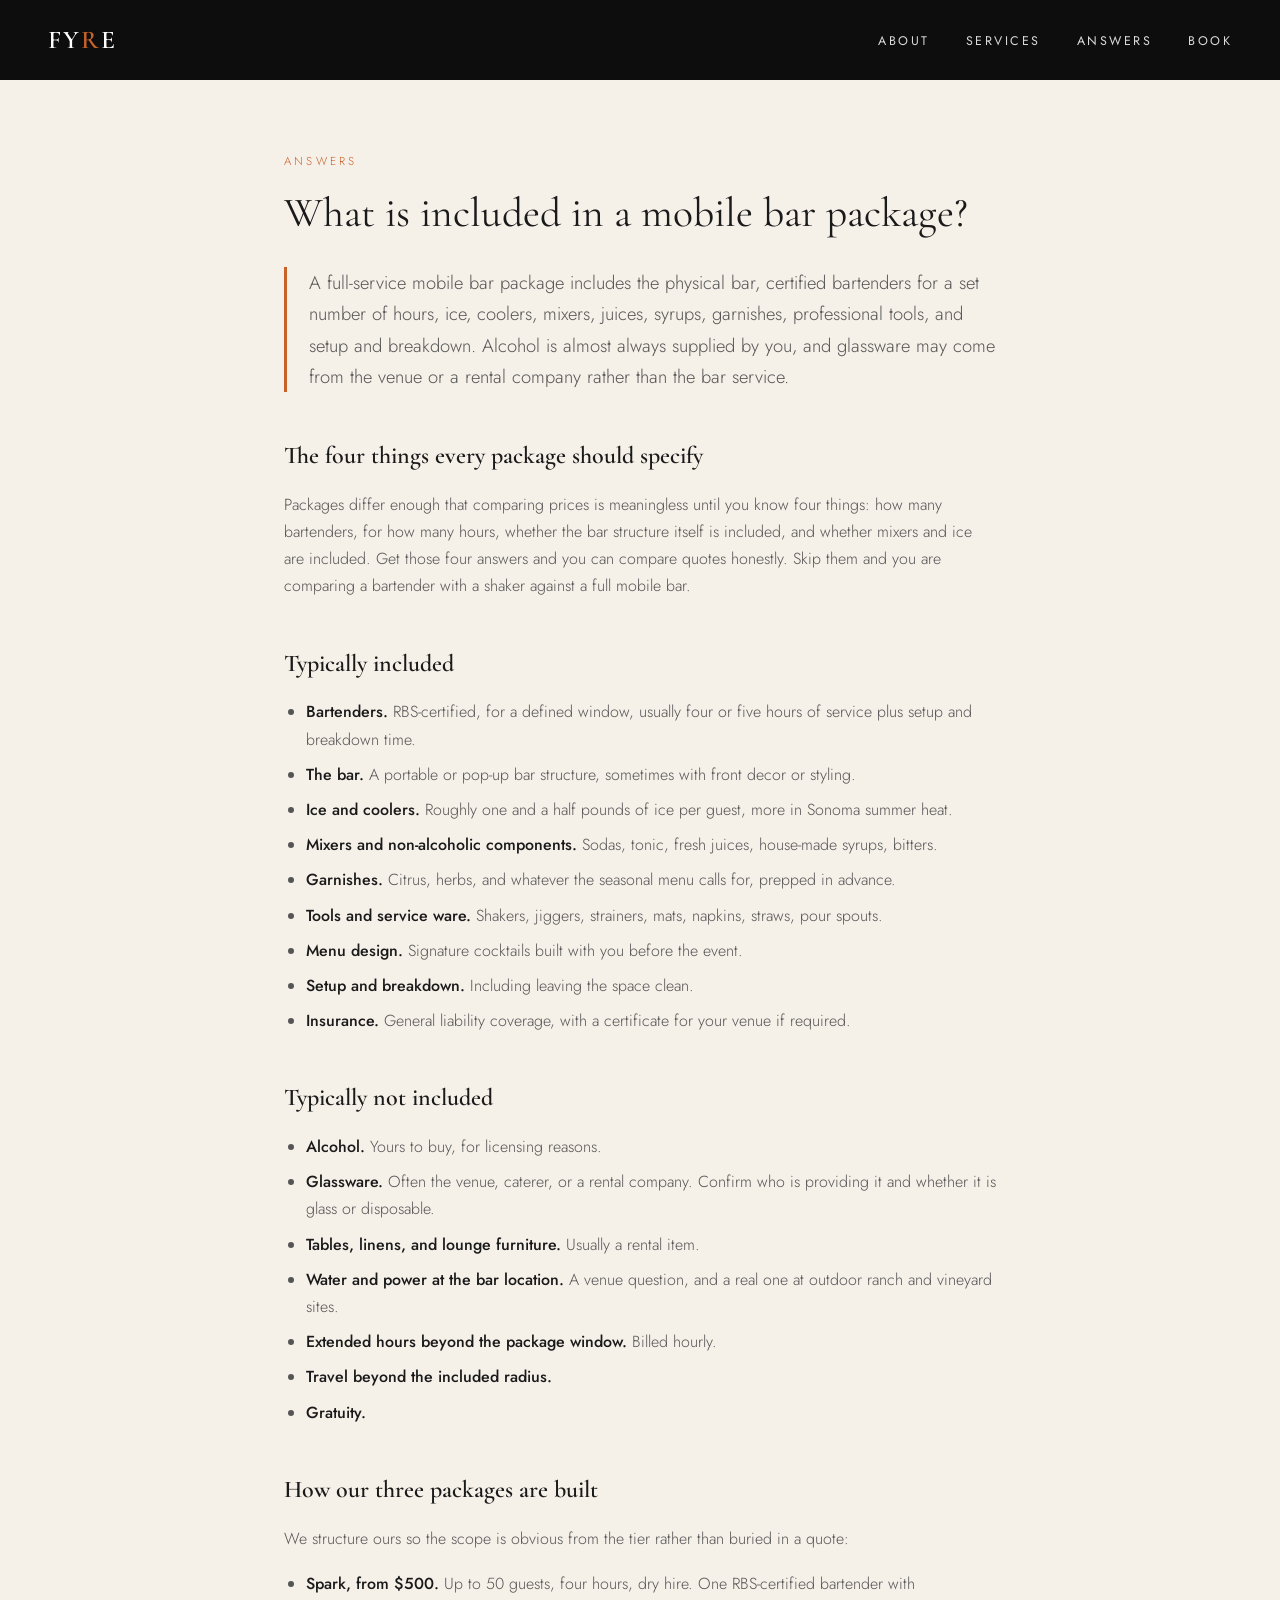
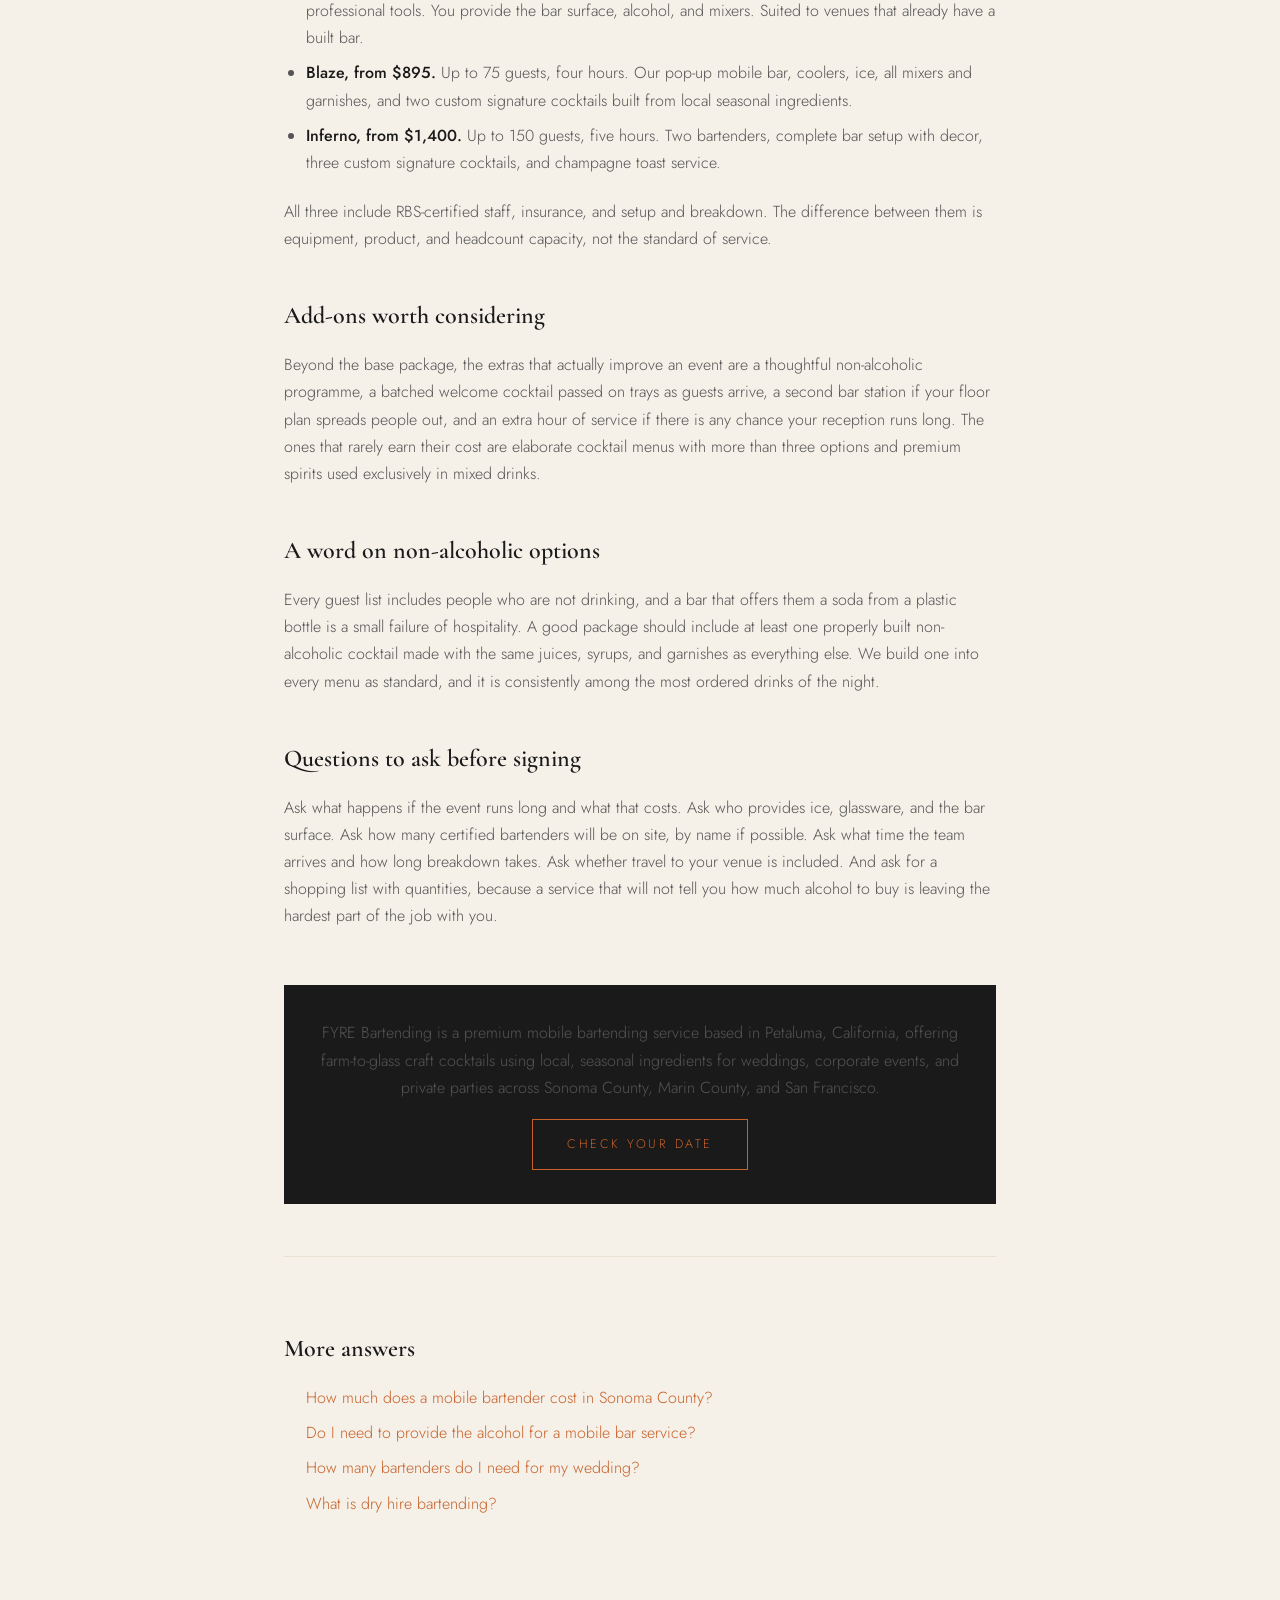
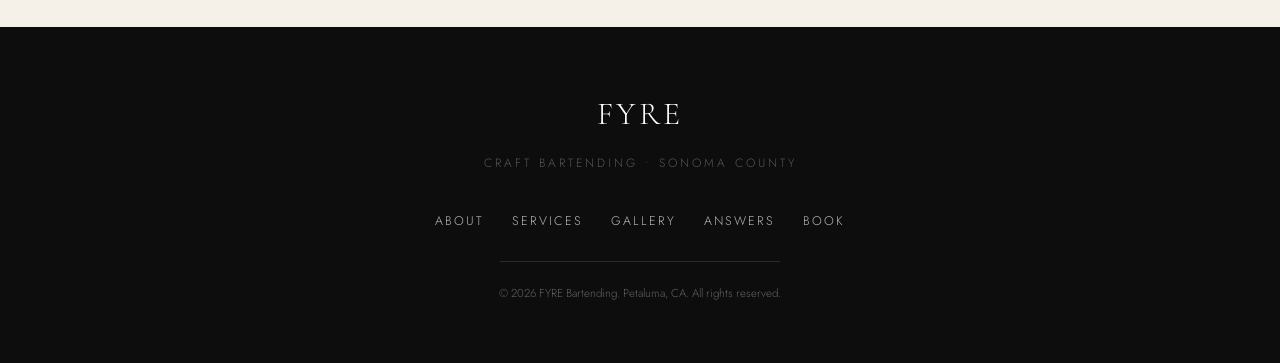
<file: answers/what-is-included-in-a-mobile-bar-package.html>
<!DOCTYPE html>
<html lang="en">
<head>
  <meta charset="UTF-8">
  <meta name="viewport" content="width=device-width, initial-scale=1.0">
  <title>What Is Included in a Mobile Bar Package? | FYRE Bartending</title>
  <meta name="description" content="A full-service mobile bar package includes the bar itself, certified bartenders, ice, coolers, mixers, garnishes, tools, setup and breakdown. Alcohol is supplied by the host.">
  <link rel="canonical" href="https://fyre-bar.com/answers/what-is-included-in-a-mobile-bar-package.html">
  <link rel="preconnect" href="https://fonts.googleapis.com">
  <link rel="preconnect" href="https://fonts.gstatic.com" crossorigin>
  <link href="https://fonts.googleapis.com/css2?family=Cormorant+Garamond:ital,wght@0,300;0,400;0,600;1,300;1,400&family=Jost:wght@300;400;500&display=swap" rel="stylesheet">
  <link rel="stylesheet" href="/assets/answers.css">
  <script type="application/ld+json">
{
  "@context": "https://schema.org",
  "@type": "BreadcrumbList",
  "itemListElement": [
    {
      "@type": "ListItem",
      "position": 1,
      "name": "Home",
      "item": "https://fyre-bar.com/"
    },
    {
      "@type": "ListItem",
      "position": 2,
      "name": "Answers",
      "item": "https://fyre-bar.com/answers/"
    },
    {
      "@type": "ListItem",
      "position": 3,
      "name": "What is included in a mobile bar package?",
      "item": "https://fyre-bar.com/answers/what-is-included-in-a-mobile-bar-package.html"
    }
  ]
}
  </script>
<link rel="stylesheet" href="/assets/mobile-nav.css">
</head>
<body>
<nav id="mainNav">
  <div class="nav-logo"><a href="/">FY<span>R</span>E</a></div>
  <ul class="nav-links">
    <li><a href="/#about">About</a></li>
    <li><a href="/#services">Services</a></li>
    <li><a href="/answers/">Answers</a></li>
    <li><a href="/book">Book</a></li>
  </ul>
</nav>
  <main class="answer">
    <article>
      <p class="eyebrow"><a href="/answers/">Answers</a></p>
      <h1>What is included in a mobile bar package?</h1>
      <p class="lead">A full-service mobile bar package includes the physical bar, certified bartenders for a set number of hours, ice, coolers, mixers, juices, syrups, garnishes, professional tools, and setup and breakdown. Alcohol is almost always supplied by you, and glassware may come from the venue or a rental company rather than the bar service.</p>
      <h2>The four things every package should specify</h2>
      <p>Packages differ enough that comparing prices is meaningless until you know four things: how many bartenders, for how many hours, whether the bar structure itself is included, and whether mixers and ice are included. Get those four answers and you can compare quotes honestly. Skip them and you are comparing a bartender with a shaker against a full mobile bar.</p>
      <h2>Typically included</h2>
      <ul>
      <li><strong>Bartenders.</strong> RBS-certified, for a defined window, usually four or five hours of service plus setup and breakdown time.</li>
      <li><strong>The bar.</strong> A portable or pop-up bar structure, sometimes with front decor or styling.</li>
      <li><strong>Ice and coolers.</strong> Roughly one and a half pounds of ice per guest, more in Sonoma summer heat.</li>
      <li><strong>Mixers and non-alcoholic components.</strong> Sodas, tonic, fresh juices, house-made syrups, bitters.</li>
      <li><strong>Garnishes.</strong> Citrus, herbs, and whatever the seasonal menu calls for, prepped in advance.</li>
      <li><strong>Tools and service ware.</strong> Shakers, jiggers, strainers, mats, napkins, straws, pour spouts.</li>
      <li><strong>Menu design.</strong> Signature cocktails built with you before the event.</li>
      <li><strong>Setup and breakdown.</strong> Including leaving the space clean.</li>
      <li><strong>Insurance.</strong> General liability coverage, with a certificate for your venue if required.</li>
      </ul>
      <h2>Typically not included</h2>
      <ul>
      <li><strong>Alcohol.</strong> Yours to buy, for licensing reasons.</li>
      <li><strong>Glassware.</strong> Often the venue, caterer, or a rental company. Confirm who is providing it and whether it is glass or disposable.</li>
      <li><strong>Tables, linens, and lounge furniture.</strong> Usually a rental item.</li>
      <li><strong>Water and power at the bar location.</strong> A venue question, and a real one at outdoor ranch and vineyard sites.</li>
      <li><strong>Extended hours beyond the package window.</strong> Billed hourly.</li>
      <li><strong>Travel beyond the included radius.</strong></li>
      <li><strong>Gratuity.</strong></li>
      </ul>
      <h2>How our three packages are built</h2>
      <p>We structure ours so the scope is obvious from the tier rather than buried in a quote:</p>
      <ul>
      <li><strong>Spark, from $500.</strong> Up to 50 guests, four hours, dry hire. One RBS-certified bartender with professional tools. You provide the bar surface, alcohol, and mixers. Suited to venues that already have a built bar.</li>
      <li><strong>Blaze, from $895.</strong> Up to 75 guests, four hours. Our pop-up mobile bar, coolers, ice, all mixers and garnishes, and two custom signature cocktails built from local seasonal ingredients.</li>
      <li><strong>Inferno, from $1,400.</strong> Up to 150 guests, five hours. Two bartenders, complete bar setup with decor, three custom signature cocktails, and champagne toast service.</li>
      </ul>
      <p>All three include RBS-certified staff, insurance, and setup and breakdown. The difference between them is equipment, product, and headcount capacity, not the standard of service.</p>
      <h2>Add-ons worth considering</h2>
      <p>Beyond the base package, the extras that actually improve an event are a thoughtful non-alcoholic programme, a batched welcome cocktail passed on trays as guests arrive, a second bar station if your floor plan spreads people out, and an extra hour of service if there is any chance your reception runs long. The ones that rarely earn their cost are elaborate cocktail menus with more than three options and premium spirits used exclusively in mixed drinks.</p>
      <h2>A word on non-alcoholic options</h2>
      <p>Every guest list includes people who are not drinking, and a bar that offers them a soda from a plastic bottle is a small failure of hospitality. A good package should include at least one properly built non-alcoholic cocktail made with the same juices, syrups, and garnishes as everything else. We build one into every menu as standard, and it is consistently among the most ordered drinks of the night.</p>
      <h2>Questions to ask before signing</h2>
      <p>Ask what happens if the event runs long and what that costs. Ask who provides ice, glassware, and the bar surface. Ask how many certified bartenders will be on site, by name if possible. Ask what time the team arrives and how long breakdown takes. Ask whether travel to your venue is included. And ask for a shopping list with quantities, because a service that will not tell you how much alcohol to buy is leaving the hardest part of the job with you.</p>
      <div class="cta">
        <p>FYRE Bartending is a premium mobile bartending service based in Petaluma, California, offering farm-to-glass craft cocktails using local, seasonal ingredients for weddings, corporate events, and private parties across Sonoma County, Marin County, and San Francisco.</p>
        <a class="btn" href="/book">Check your date</a>
      </div>
      <div class="more">
        <h2>More answers</h2>
        <ul>
      <li><a href="/answers/mobile-bartender-cost-sonoma-county.html">How much does a mobile bartender cost in Sonoma County?</a></li>
      <li><a href="/answers/do-i-provide-alcohol-mobile-bar.html">Do I need to provide the alcohol for a mobile bar service?</a></li>
      <li><a href="/answers/how-many-bartenders-for-my-wedding.html">How many bartenders do I need for my wedding?</a></li>
      <li><a href="/answers/what-is-dry-hire-bartending.html">What is dry hire bartending?</a></li>
        </ul>
      </div>
    </article>
  </main>
<footer>
  <div class="footer-logo">FY<span>R</span>E</div>
  <p class="footer-tagline">Craft Bartending &bull; Sonoma County</p>
  <ul class="footer-links">
    <li><a href="/#about">About</a></li>
    <li><a href="/#services">Services</a></li>
    <li><a href="/#gallery">Gallery</a></li>
    <li><a href="/answers/">Answers</a></li>
    <li><a href="/book">Book</a></li>
  </ul>
  <div class="footer-divider"></div>
  <p class="footer-copy">&copy; 2026 FYRE Bartending. Petaluma, CA. All rights reserved.</p>
</footer>
<script src="/assets/mobile-nav.js" defer></script>
</body>
</html>
</file>
<file: assets/mobile-nav.css>
/* FYRE mobile menu: hamburger + full-screen overlay for screens 900px and under */
.fyre-burger { display: none; }

@media (max-width: 900px) {
  nav .nav-logo { position: relative; z-index: 3; }

  nav, nav.site-nav, nav#mainNav {
    flex-direction: row !important;
    flex-wrap: nowrap !important;
    align-items: center !important;
    justify-content: space-between !important;
    gap: 0 !important;
  }
  body.fyre-menu-open nav {
    position: fixed !important;
    top: 0;
    left: 0;
    width: 100%;
    z-index: 1000 !important;
  }

  .fyre-burger {
    display: flex;
    flex-direction: column;
    justify-content: center;
    gap: 6px;
    width: 44px;
    height: 44px;
    padding: 10px;
    margin-right: -10px;
    background: transparent;
    border: 0;
    cursor: pointer;
    position: relative;
    z-index: 3;
    -webkit-tap-highlight-color: transparent;
  }
  .fyre-burger span {
    display: block;
    height: 1px;
    width: 100%;
    background: #ffffff;
    transition: transform 0.3s ease, opacity 0.3s ease;
  }
  body.fyre-menu-open .fyre-burger span:nth-child(1) { transform: translateY(7px) rotate(45deg); }
  body.fyre-menu-open .fyre-burger span:nth-child(2) { opacity: 0; }
  body.fyre-menu-open .fyre-burger span:nth-child(3) { transform: translateY(-7px) rotate(-45deg); }

  nav .nav-links {
    position: fixed !important;
    top: 0;
    left: 0;
    width: 100%;
    height: 100vh;
    height: 100dvh;
    margin: 0;
    padding: 90px 24px 40px;
    display: flex !important;
    flex-direction: column;
    align-items: center;
    justify-content: center;
    gap: 30px;
    background: #0d0d0d;
    z-index: 2;
    opacity: 0;
    visibility: hidden;
    pointer-events: none;
    transition: opacity 0.3s ease, visibility 0.3s ease;
  }
  body.fyre-menu-open nav .nav-links {
    opacity: 1;
    visibility: visible;
    pointer-events: auto;
  }
  nav .nav-links a {
    font-size: 1rem;
    letter-spacing: 0.25em;
    padding: 6px 12px;
  }
  body.fyre-menu-open { overflow: hidden; }

  /* Footer links were wider than a phone screen, which widened the whole page and pushed the menu button off-screen */
  .footer-links {
    flex-wrap: wrap;
    gap: 12px 24px;
  }
}
</file>
<file: assets/answers.css>
:root{
  --black:#0d0d0d;--charcoal:#1a1a1a;--ember:#c8622a;--ember-lt:#e07a42;
  --cream:#f5f0e8;--cream-dk:#e8e0d0;--white:#ffffff;--text-dark:#1a1a1a;--text-mid:#555555;
  --font-head:'Cormorant Garamond',Georgia,serif;--font-body:'Jost',Helvetica,Arial,sans-serif;
}
*{margin:0;padding:0;box-sizing:border-box}
body{font-family:var(--font-body);font-weight:300;color:var(--text-dark);background-color:var(--cream);line-height:1.7}
a{color:var(--ember);text-decoration:none}
a:hover{color:var(--ember-lt)}
#mainNav{position:sticky;top:0;z-index:50;display:flex;align-items:center;justify-content:space-between;padding:18px 48px;background-color:var(--black)}
.nav-logo{font-family:var(--font-head);font-size:1.6rem;font-weight:600;color:var(--white);letter-spacing:.08em}
.nav-logo a{color:var(--white)}
.nav-logo span{color:var(--ember)}
.nav-links{list-style:none;display:flex;gap:36px}
.nav-links a{font-size:.78rem;font-weight:400;letter-spacing:.2em;text-transform:uppercase;color:rgba(255,255,255,.85);transition:color .25s}
.nav-links a:hover{color:var(--ember)}
main.answer{max-width:760px;margin:0 auto;padding:72px 24px 88px}
.eyebrow{font-size:.72rem;letter-spacing:.28em;text-transform:uppercase;color:var(--ember);margin-bottom:20px}
main.answer h1{font-family:var(--font-head);font-weight:400;font-size:2.6rem;line-height:1.2;margin-bottom:28px}
p.lead{font-size:1.15rem;color:var(--text-dark);border-left:3px solid var(--ember);padding-left:22px;margin-bottom:40px}
main.answer h2{font-family:var(--font-head);font-weight:600;font-size:1.5rem;margin:44px 0 14px}
main.answer p{margin-bottom:18px;color:var(--text-mid)}
main.answer ul{margin:0 0 22px 22px;color:var(--text-mid)}
main.answer li{margin-bottom:8px}
main.answer strong{font-weight:500;color:var(--text-dark)}
.cta{margin-top:56px;padding:34px;background-color:var(--charcoal);text-align:center}
.cta p{color:rgba(255,255,255,.72);margin-bottom:20px}
.cta a.btn{display:inline-block;padding:14px 34px;border:1px solid var(--ember);color:var(--ember);font-size:.78rem;letter-spacing:.2em;text-transform:uppercase;transition:all .25s}
.cta a.btn:hover{background-color:var(--ember);color:var(--white)}
.more{margin-top:52px;border-top:1px solid var(--cream-dk);padding-top:28px}
.more h2{font-size:1.2rem;margin-top:0}
.more ul{list-style:none;margin-left:0}
footer{background-color:var(--black);padding:60px 48px;text-align:center}
.footer-logo{font-family:var(--font-head);font-size:2rem;font-weight:300;color:var(--white);letter-spacing:.1em;margin-bottom:12px}
.footer-tagline{font-size:.75rem;letter-spacing:.25em;text-transform:uppercase;color:rgba(255,255,255,.3);margin-bottom:32px}
.footer-links{list-style:none;display:flex;justify-content:center;gap:28px;flex-wrap:wrap;margin-bottom:28px}
.footer-links a{font-size:.78rem;letter-spacing:.16em;text-transform:uppercase;color:rgba(255,255,255,.7)}
.footer-links a:hover{color:var(--ember)}
.footer-divider{height:1px;background-color:rgba(255,255,255,.12);max-width:280px;margin:0 auto 22px}
.footer-copy{font-size:.72rem;color:rgba(255,255,255,.35)}
@media(max-width:640px){#mainNav{padding:14px 20px}.nav-links{gap:18px}main.answer h1{font-size:2rem}main.answer{padding:48px 20px 64px}}
</file>
